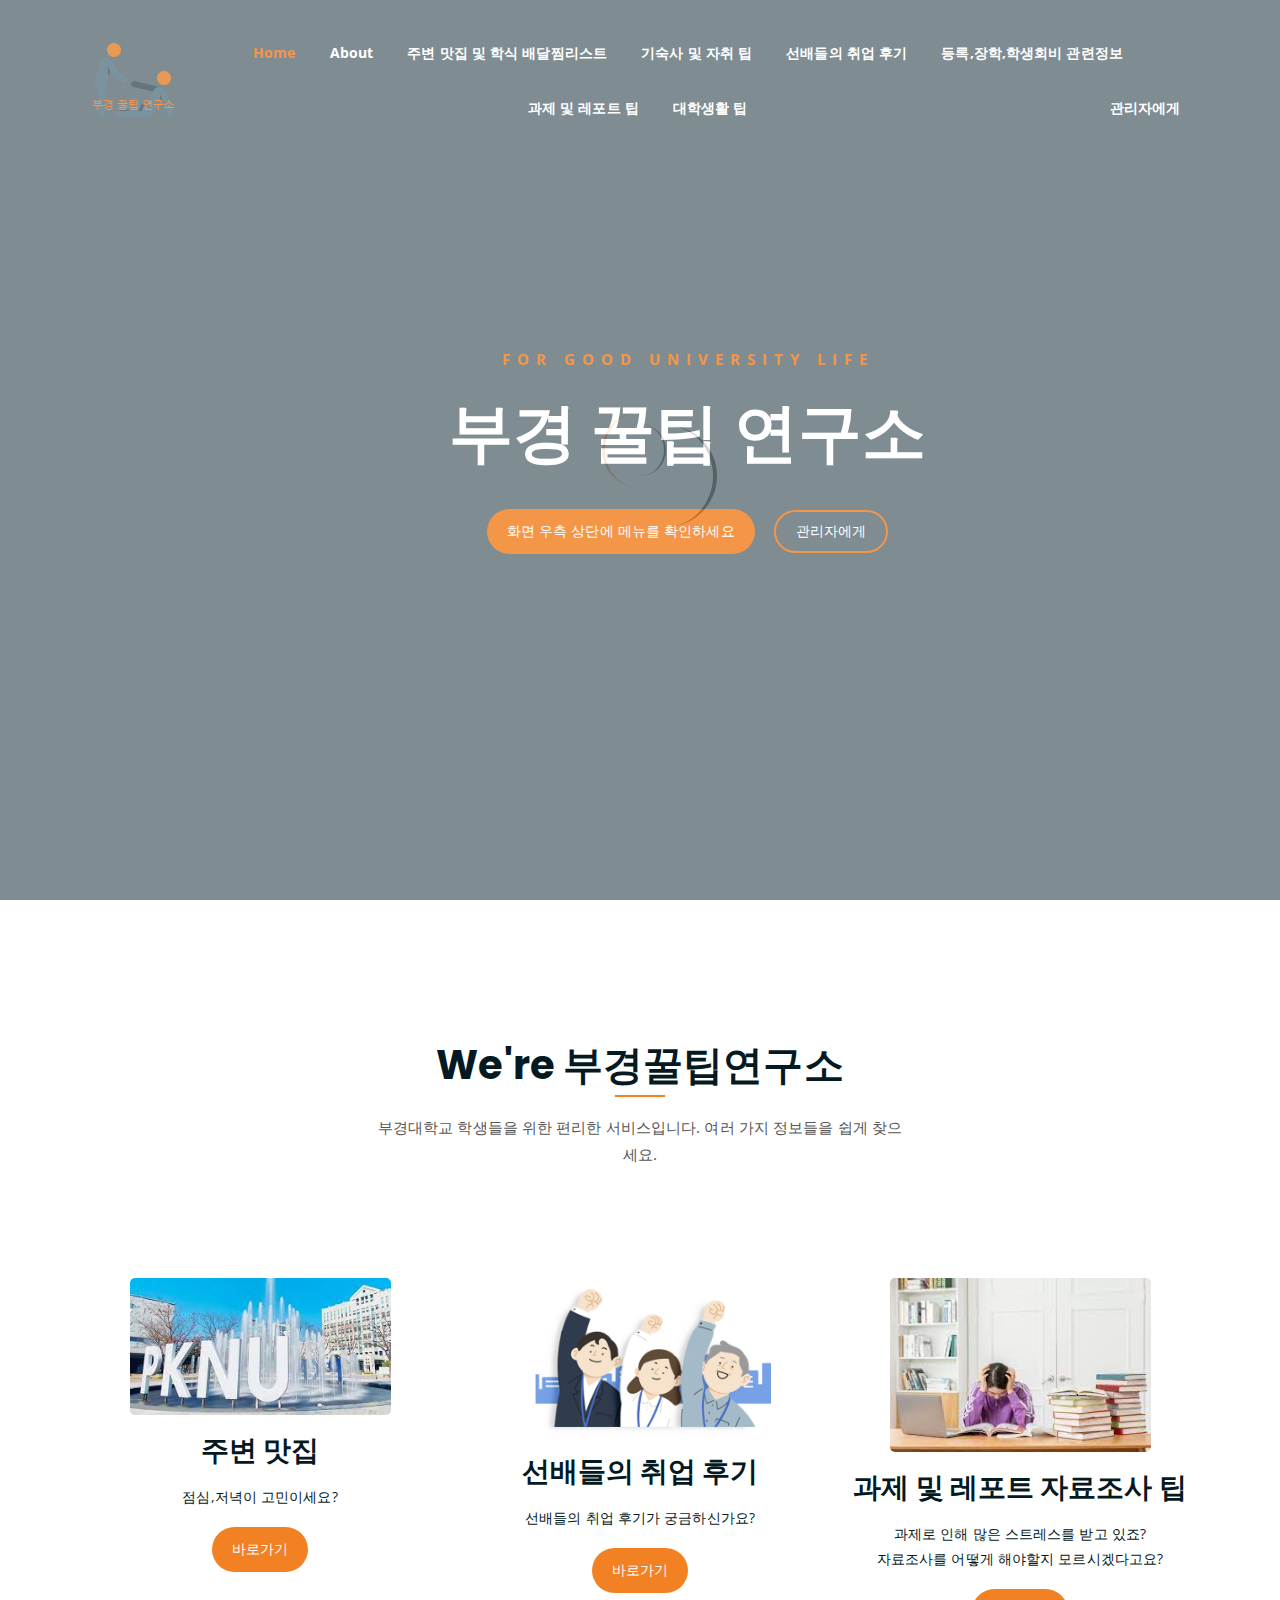
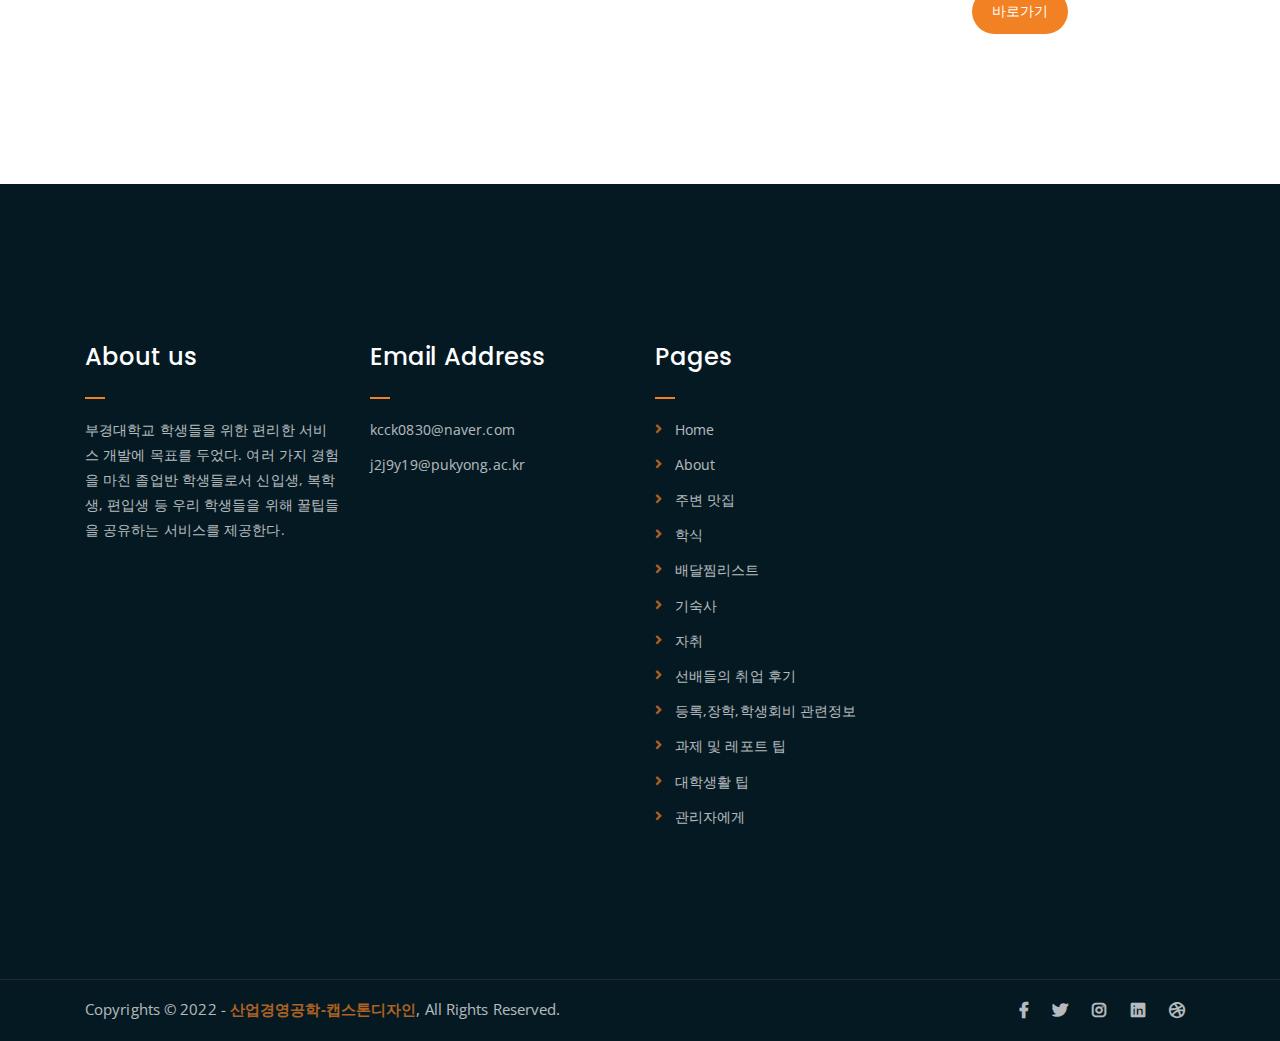
<file: index.html>
<!DOCTYPE html>
<html lang="en">
  <head>
    <meta
      name="naver-site-verification"
      content="e6daf3d4606adfe8481c4814d5be619aab1f3050"
    />
    <meta
      name="google-site-verification"
      content="NkgmSXqyFUMnLixsBWjdmic9IrmUvRzL0WMHI3iFuoA"
    />
    <meta charset="UTF-8" />
    <meta http-equiv="X-UA-Compatible" content="IE=edge" />
    <meta name="viewport" content="width=device-width, initial-scale=1" />
    <meta
      name="description"
      content="Responsive Bootstrap4 Shop Template, Created by Imran Hossain from https://imransdesign.com/"
    />

    <!-- title -->
    <title>부경 꿀팁 연구소</title>

    <link rel="shortcut icon" type="image/png" href="assets/img/아이콘.png" />

    <link
      href="https://fonts.googleapis.com/css?family=Open+Sans:300,400,700"
      rel="stylesheet"
    />
    <link
      href="https://fonts.googleapis.com/css?family=Poppins:400,700&display=swap"
      rel="stylesheet"
    />

    <link rel="stylesheet" href="assets/css/all.min.css" />

    <link rel="stylesheet" href="assets/bootstrap/css/bootstrap.min.css" />

    <link rel="stylesheet" href="assets/css/owl.carousel.css" />

    <link rel="stylesheet" href="assets/css/magnific-popup.css" />

    <link rel="stylesheet" href="assets/css/animate.css" />

    <link rel="stylesheet" href="assets/css/meanmenu.min.css" />

    <link rel="stylesheet" href="assets/css/main.css" />

    <link rel="stylesheet" href="assets/css/responsive.css" />
  </head>
  <body>
    <!--PreLoader-->
    <div class="loader">
      <div class="loader-inner">
        <div class="circle"></div>
      </div>
    </div>
    <!--PreLoader Ends-->

    <!-- header -->
    <div class="top-header-area" id="sticker">
      <div class="container">
        <div class="row">
          <div class="col-lg-12 col-sm-12 text-center">
            <div class="main-menu-wrap">
              <!-- logo -->
              <div class="site-logo">
                <a href="index.html">
                  <img src="assets/img/로고.png" alt="" />
                </a>
              </div>
              <!-- logo -->

              <!-- menu start -->
              <nav class="main-menu">
                <ul>
                  <li class="current-list-item">
                    <a href="index.html">Home</a>
                  </li>
                  <li><a href="about.html">About</a></li>
                  <li>
                    <a href="#">주변 맛집 및 학식 배달찜리스트</a>
                    <ul class="sub-menu">
                      <li><a href="neareat.html">주변 맛집</a></li>
                      <li><a href="schooleat.html">학식</a></li>
                      <li><a href="deliveryeat.html">배달찜리스트</a></li>
                    </ul>
                  </li>
                  <li>
                    <a href="#">기숙사 및 자취 팁</a>
                    <ul class="sub-menu">
                      <li><a href="gisooktip.html">기숙사</a></li>
                      <li><a href="alone.html">자취</a></li>
                    </ul>
                  </li>
                  <li><a href="jobadvice.html">선배들의 취업 후기</a></li>
                  <li>
                    <a href="money.html">등록,장학,학생회비 관련정보</a>
                  </li>
                  <li><a href="assignment.html">과제 및 레포트 팁</a></li>
                  <li><a href="tip.html">대학생활 팁</a></li>
                  <li><a href="contact.html">관리자에게</a></li>
                </ul>
              </nav>
              <div class="mobile-menu"></div>
              <!-- menu end -->
            </div>
          </div>
        </div>
      </div>
    </div>
    <!-- end header -->

    <!-- search area -->
    <div class="search-area">
      <div class="container">
        <div class="row">
          <div class="col-lg-12">
            <span class="close-btn"><i class="fas fa-window-close"></i></span>
            <div class="search-bar">
              <div class="search-bar-tablecell">
                <h3>Search For:</h3>
                <input type="text" placeholder="Keywords" />
                <button type="submit">
                  Search <i class="fas fa-search"></i>
                </button>
              </div>
            </div>
          </div>
        </div>
      </div>
    </div>
    <!-- end search area -->

    <!-- 홈페이지 중단설명 -->
    <div class="hero-area hero-bg">
      <div class="container">
        <div class="row">
          <div class="col-lg-9 offset-lg-2 text-center">
            <div class="hero-text">
              <div class="hero-text-tablecell">
                <p class="subtitle">For Good University Life</p>
                <h1>부경 꿀팁 연구소</h1>
                <div class="hero-btns">
                  <a href="#" class="boxed-btn"
                    >화면 우측 상단에 메뉴를 확인하세요</a
                  >
                  <a href="contact.html" class="bordered-btn">관리자에게</a>
                </div>
              </div>
            </div>
          </div>
        </div>
      </div>
    </div>
    <!-- 홈페이지 중단설명 끝 -->

    <!-- 홈페이지 중단 -->
    <div class="product-section mt-150 mb-150">
      <div class="container">
        <div class="row">
          <div class="col-lg-8 offset-lg-2 text-center">
            <div class="section-title">
              <h3><span class="우리는-text">We're</span> 부경꿀팁연구소</h3>
              <p>
                부경대학교 학생들을 위한 편리한 서비스입니다. 여러 가지 정보들을
                쉽게 찾으세요.
              </p>
            </div>
          </div>
        </div>

        <div class="row">
          <div class="col-lg-4 col-md-6 text-center">
            <div class="주변맛집">
              <div class="product-image">
                <a href="neareat.html"
                  ><img src="assets/img/products/부경대.jpg" alt=""
                /></a>
              </div>
              <h3>주변 맛집</h3>
              <p class="주변 맛집"><span>점심,저녁이 고민이세요?</span></p>
              <a href="neareat.html" class="cart-btn">바로가기</a>
            </div>
          </div>
          <div class="col-lg-4 col-md-6 text-center">
            <div class="취업">
              <div class="product-image">
                <a href="jobadvice.html"
                  ><img src="assets/img/products/취업.jpg" alt=""
                /></a>
              </div>
              <h3>선배들의 취업 후기</h3>
              <p class="취업">
                <span>선배들의 취업 후기가 궁금하신가요?</span>
              </p>
              <a href="jobadvice.html" class="cart-btn">바로가기</a>
            </div>
          </div>
          <div class="col-lg-4 col-md-6 offset-md-3 offset-lg-0 text-center">
            <div class="과제">
              <div class="product-image">
                <a href="assignment.html"
                  ><img src="assets/img/products/과제.jpg" alt=""
                /></a>
              </div>
              <h3>과제 및 레포트 자료조사 팁</h3>
              <p class="과제">
                <span
                  >과제로 인해 많은 스트레스를 받고 있죠?<br />자료조사를 어떻게
                  해야할지 모르시겠다고요?</span
                >
              </p>
              <a href="assignment.html" class="cart-btn">바로가기</a>
            </div>
          </div>
        </div>
      </div>
    </div>
    <!-- 홈페이지 중단 끝-->

    <!--
    <div class="testimonail-section mt-150 mb-150">
      <div class="container">
        <div class="row">
          <div class="col-lg-10 offset-lg-1 text-center">
            <div class="testimonial-sliders">
              <div class="single-testimonial-slider">
                <div class="client-avater">
                  <img src="assets/img/avaters/avatar1.png" alt="" />
                </div>
                <div class="client-meta">
                  <h3>Saira Hakim <span>Local shop owner</span></h3>
                  <p class="testimonial-body">
                    " Sed ut perspiciatis unde omnis iste natus error veritatis
                    et quasi architecto beatae vitae dict eaque ipsa quae ab
                    illo inventore Sed ut perspiciatis unde omnis iste natus
                    error sit voluptatem accusantium "
                  </p>
                  <div class="last-icon">
                    <i class="fas fa-quote-right"></i>
                  </div>
                </div>
              </div>
              <div class="single-testimonial-slider">
                <div class="client-avater">
                  <img src="assets/img/avaters/avatar2.png" alt="" />
                </div>
                <div class="client-meta">
                  <h3>David Niph <span>Local shop owner</span></h3>
                  <p class="testimonial-body">
                    " Sed ut perspiciatis unde omnis iste natus error veritatis
                    et quasi architecto beatae vitae dict eaque ipsa quae ab
                    illo inventore Sed ut perspiciatis unde omnis iste natus
                    error sit voluptatem accusantium "
                  </p>
                  <div class="last-icon">
                    <i class="fas fa-quote-right"></i>
                  </div>
                </div>
              </div>
              <div class="single-testimonial-slider">
                <div class="client-avater">
                  <img src="assets/img/avaters/avatar3.png" alt="" />
                </div>
                <div class="client-meta">
                  <h3>Jacob Sikim <span>Local shop owner</span></h3>
                  <p class="testimonial-body">
                    " Sed ut perspiciatis unde omnis iste natus error veritatis
                    et quasi architecto beatae vitae dict eaque ipsa quae ab
                    illo inventore Sed ut perspiciatis unde omnis iste natus
                    error sit voluptatem accusantium "
                  </p>
                  <div class="last-icon">
                    <i class="fas fa-quote-right"></i>
                  </div>
                </div>
              </div>
            </div>
          </div>
        </div>
      </div>
    </div>
   -->

    <!-- 게시판?
    <div class="abt-section mb-150">
      <div class="container">
        <div class="row">
          <div class="col-lg-6 col-md-12">
            <div class="abt-bg">
              <a
                href="https://www.youtube.com/watch?v=DBLlFWYcIGQ"
                class="video-play-btn popup-youtube"
                ><i class="fas fa-play"></i
              ></a>
            </div>
          </div>
          <div class="col-lg-6 col-md-12">
            <div class="abt-text">
              <p class="top-sub">Since Year 1999</p>
              <h2>We are <span class="orange-text">Fruitkha</span></h2>
              <p>
                Etiam vulputate ut augue vel sodales. In sollicitudin neque et
                massa porttitor vestibulum ac vel nisi. Vestibulum placerat eget
                dolor sit amet posuere. In ut dolor aliquet, aliquet sapien sed,
                interdum velit. Nam eu molestie lorem.
              </p>
              <p>
                Lorem ipsum dolor sit amet, consectetur adipisicing elit.
                Sapiente facilis illo repellat veritatis minus, et labore minima
                mollitia qui ducimus.
              </p>
              <a href="about.html" class="boxed-btn mt-4">know more</a>
            </div>
          </div>
        </div>
      </div>
    </div>
  -->

    <!--
    <div class="latest-news pt-150 pb-150">
      <div class="container">
        <div class="row">
          <div class="col-lg-8 offset-lg-2 text-center">
            <div class="section-title">
              <h3><span class="orange-text">주변</span> 맛집</h3>
              <p>학교 주변 맛집들입니다. <br />점심, 저녁 고민은 이제 그만!</p>
            </div>
          </div>
        </div>

        <div class="row">
          <div class="col-lg-4 col-md-6">
            <div class="single-latest-news">
              <a href="single-news.html"
                ><div class="latest-news-bg news-bg-1"></div
              ></a>
              <div class="news-text-box">
                <h3>
                  <a href="single-news.html"
                    ></a
                  >
                </h3>
                <p class="blog-meta">
                  <span class="author"><i class="fas fa-user"></i> Admin</span>
                  <span class="date"
                    ><i class="fas fa-calendar"></i> 27 December, 2019</span
                  >
                </p>
                <p class="excerpt">
                  Vivamus lacus enim, pulvinar vel nulla sed, scelerisque
                  rhoncus nisi. Praesent vitae mattis nunc, egestas viverra
                  eros.
                </p>
                <a href="single-news.html" class="read-more-btn"
                  >read more <i class="fas fa-angle-right"></i
                ></a>
              </div>
            </div>
          </div>
          <div class="col-lg-4 col-md-6">
            <div class="single-latest-news">
              <a href="single-news.html"
                ><div class="latest-news-bg news-bg-2"></div
              ></a>
              <div class="news-text-box">
                <h3>
                  <a href="single-news.html"
                    >A man's worth has its season, like tomato.</a
                  >
                </h3>
                <p class="blog-meta">
                  <span class="author"><i class="fas fa-user"></i> Admin</span>
                  <span class="date"
                    ><i class="fas fa-calendar"></i> 27 December, 2019</span
                  >
                </p>
                <p class="excerpt">
                  Vivamus lacus enim, pulvinar vel nulla sed, scelerisque
                  rhoncus nisi. Praesent vitae mattis nunc, egestas viverra
                  eros.
                </p>
                <a href="single-news.html" class="read-more-btn"
                  >read more <i class="fas fa-angle-right"></i
                ></a>
              </div>
            </div>
          </div>
          <div class="col-lg-4 col-md-6 offset-md-3 offset-lg-0">
            <div class="single-latest-news">
              <a href="single-news.html"
                ><div class="latest-news-bg news-bg-3"></div
              ></a>
              <div class="news-text-box">
                <h3>
                  <a href="single-news.html"
                    >Good thoughts bear good fresh juicy fruit.</a
                  >
                </h3>
                <p class="blog-meta">
                  <span class="author"><i class="fas fa-user"></i> Admin</span>
                  <span class="date"
                    ><i class="fas fa-calendar"></i> 27 December, 2019</span
                  >
                </p>
                <p class="excerpt">
                  Vivamus lacus enim, pulvinar vel nulla sed, scelerisque
                  rhoncus nisi. Praesent vitae mattis nunc, egestas viverra
                  eros.
                </p>
                <a href="single-news.html" class="read-more-btn"
                  >read more <i class="fas fa-angle-right"></i
                ></a>
              </div>
            </div>
          </div>
        </div>
        <div class="row">
          <div class="col-lg-12 text-center">
            <a href="news.html" class="boxed-btn">More News</a>
          </div>
        </div>
      </div>
    </div>
  -->
    <div class="ad-banner">
      <ins
        class="kakao_ad_area"
        style="display: none"
        data-ad-unit="DAN-XTKwJHoVIH2PQGiT"
        data-ad-width="320"
        data-ad-height="100"
      ></ins>
      <script
        type="text/javascript"
        src="//t1.daumcdn.net/kas/static/ba.min.js"
        async
      ></script>
    </div>

    <!-- footer -->
    <div class="footer-area">
      <div class="container">
        <div class="row">
          <div class="col-lg-3 col-md-6">
            <div class="footer-box about-widget">
              <h2 class="widget-title">About us</h2>
              <p>
                부경대학교 학생들을 위한 편리한 서비스 개발에 목표를 두었다.
                여러 가지 경험을 마친 졸업반 학생들로서 신입생, 복학생, 편입생
                등 우리 학생들을 위해 꿀팁들을 공유하는 서비스를 제공한다.
              </p>
            </div>
          </div>
          <div class="col-lg-3 col-md-6">
            <div class="footer-box get-in-touch">
              <h2 class="widget-title">Email Address</h2>
              <ul>
                <li>kcck0830@naver.com</li>
                <li>j2j9y19@pukyong.ac.kr</li>
              </ul>
            </div>
          </div>
          <div class="col-lg-3 col-md-6">
            <div class="footer-box pages">
              <h2 class="widget-title">Pages</h2>
              <ul>
                <li><a href="index.html">Home</a></li>
                <li><a href="about.html">About</a></li>
                <li><a href="neareat.html">주변 맛집</a></li>
                <li><a href="schooleat.html">학식</a></li>
                <li><a href="deliveryeat.html">배달찜리스트</a></li>
                <li><a href="gisooktip.html">기숙사</a></li>
                <li><a href="alone.html">자취</a></li>
                <li><a href="jobadvice.html">선배들의 취업 후기</a></li>
                <li><a href="money.html">등록,장학,학생회비 관련정보</a></li>
                <li><a href="assignment.html">과제 및 레포트 팁</a></li>
                <li><a href="tip.html">대학생활 팁</a></li>
                <li><a href="contact.html">관리자에게</a></li>
              </ul>
            </div>
          </div>
        </div>
      </div>
    </div>
    <!-- end footer -->

    <!-- copyright -->
    <div class="copyright">
      <div class="container">
        <div class="row">
          <div class="col-lg-6 col-md-12">
            <p>
              Copyrights &copy; 2022 -
              <a href="https://sme.pknu.ac.kr/sme/1"
                >산업경영공학-캡스톤디자인</a
              >, All Rights Reserved.
            </p>
          </div>
          <div class="col-lg-6 text-right col-md-12">
            <div class="social-icons">
              <ul>
                <li>
                  <a href="#" target="_blank"
                    ><i class="fab fa-facebook-f"></i
                  ></a>
                </li>
                <li>
                  <a href="#" target="_blank"><i class="fab fa-twitter"></i></a>
                </li>
                <li>
                  <a href="#" target="_blank"
                    ><i class="fab fa-instagram"></i
                  ></a>
                </li>
                <li>
                  <a href="#" target="_blank"
                    ><i class="fab fa-linkedin"></i
                  ></a>
                </li>
                <li>
                  <a href="#" target="_blank"
                    ><i class="fab fa-dribbble"></i
                  ></a>
                </li>
              </ul>
            </div>
          </div>
        </div>
      </div>
    </div>
    <!-- end copyright -->

    <!-- jquery -->
    <script src="assets/js/jquery-1.11.3.min.js"></script>
    <!-- bootstrap -->
    <script src="assets/bootstrap/js/bootstrap.min.js"></script>
    <!-- count down -->
    <script src="assets/js/jquery.countdown.js"></script>
    <!-- isotope -->
    <script src="assets/js/jquery.isotope-3.0.6.min.js"></script>
    <!-- waypoints -->
    <script src="assets/js/waypoints.js"></script>
    <!-- owl carousel -->
    <script src="assets/js/owl.carousel.min.js"></script>
    <!-- magnific popup -->
    <script src="assets/js/jquery.magnific-popup.min.js"></script>
    <!-- mean menu -->
    <script src="assets/js/jquery.meanmenu.min.js"></script>
    <!-- sticker js -->
    <script src="assets/js/sticker.js"></script>
    <!-- main js -->
    <script src="assets/js/main.js"></script>
  </body>
</html>
</file>
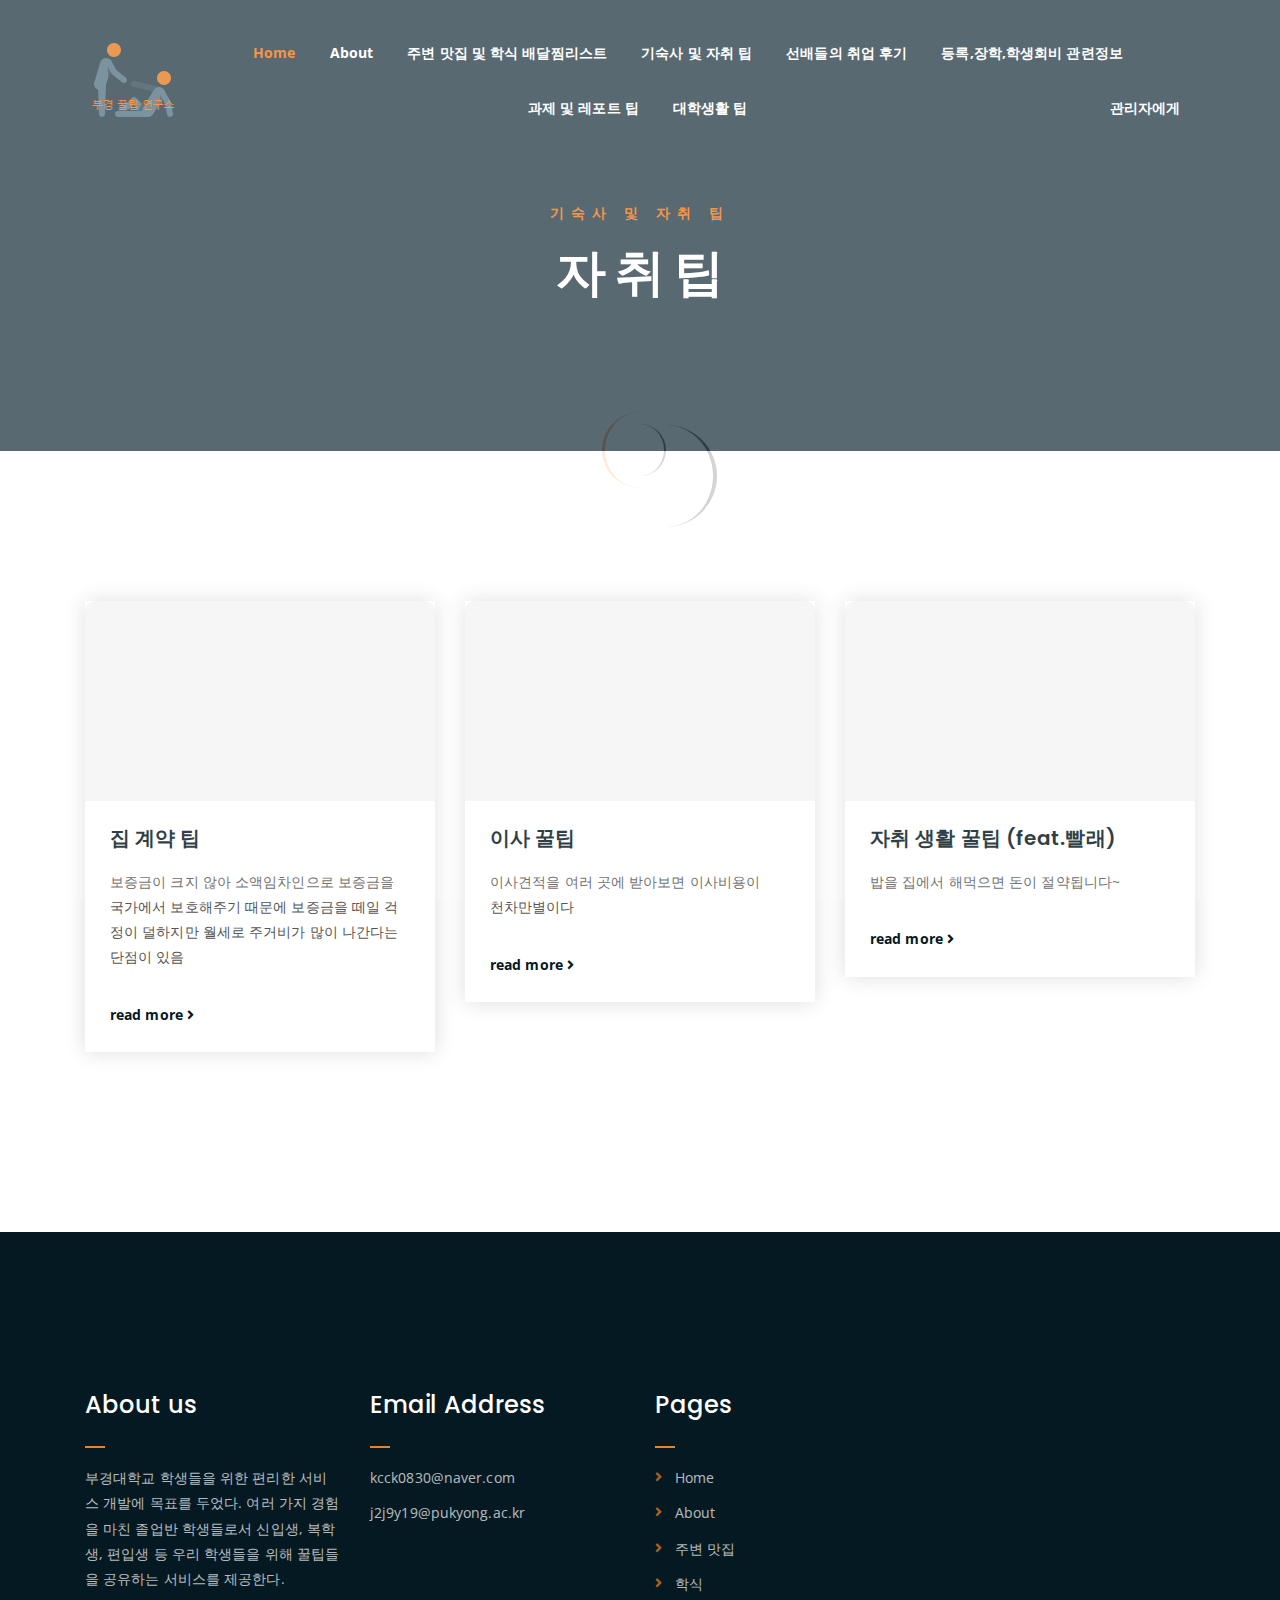
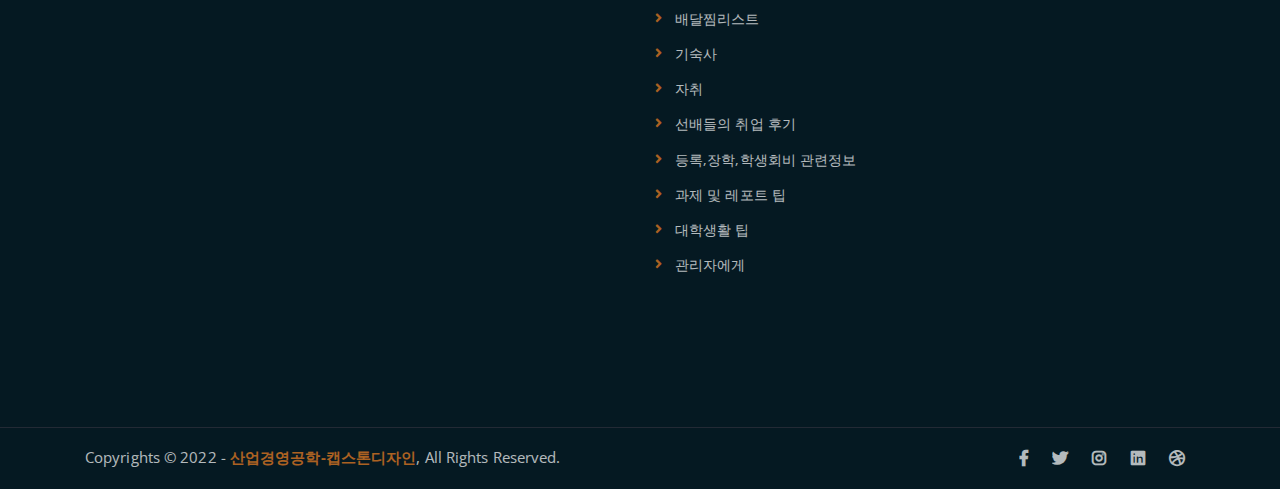
<file: alone.html>
<!DOCTYPE html>
<html lang="en">
  <head>
    <meta charset="UTF-8" />
    <meta http-equiv="X-UA-Compatible" content="IE=edge" />
    <meta name="viewport" content="width=device-width, initial-scale=1" />
    <meta
      name="description"
      content="Responsive Bootstrap4 Shop Template, Created by Imran Hossain from https://imransdesign.com/"
    />

    <!-- title -->
    <title>자 취 팁</title>

    <!-- favicon -->
    <link rel="shortcut icon" type="image/png" href="assets/img/아이콘.png" />
    <!-- google font -->
    <link
      href="https://fonts.googleapis.com/css?family=Open+Sans:300,400,700"
      rel="stylesheet"
    />
    <link
      href="https://fonts.googleapis.com/css?family=Poppins:400,700&display=swap"
      rel="stylesheet"
    />
    <!-- fontawesome -->
    <link rel="stylesheet" href="assets/css/all.min.css" />
    <!-- bootstrap -->
    <link rel="stylesheet" href="assets/bootstrap/css/bootstrap.min.css" />
    <!-- owl carousel -->
    <link rel="stylesheet" href="assets/css/owl.carousel.css" />
    <!-- magnific popup -->
    <link rel="stylesheet" href="assets/css/magnific-popup.css" />
    <!-- animate css -->
    <link rel="stylesheet" href="assets/css/animate.css" />
    <!-- mean menu css -->
    <link rel="stylesheet" href="assets/css/meanmenu.min.css" />
    <!-- main style -->
    <link rel="stylesheet" href="assets/css/main.css" />
    <!-- responsive -->
    <link rel="stylesheet" href="assets/css/responsive.css" />
  </head>
  <body>
    <!--PreLoader-->
    <div class="loader">
      <div class="loader-inner">
        <div class="circle"></div>
      </div>
    </div>
    <!--PreLoader Ends-->

    <!-- header -->
    <div class="top-header-area" id="sticker">
      <div class="container">
        <div class="row">
          <div class="col-lg-12 col-sm-12 text-center">
            <div class="main-menu-wrap">
              <!-- logo -->
              <div class="site-logo">
                <a href="index.html">
                  <img src="assets/img/로고.png" alt="" />
                </a>
              </div>
              <!-- logo -->

              <!-- menu start -->
              <nav class="main-menu">
                <ul>
                  <li class="current-list-item">
                    <a href="index.html">Home</a>
                  </li>
                  <li><a href="about.html">About</a></li>
                  <li>
                    <a href="#">주변 맛집 및 학식 배달찜리스트</a>
                    <ul class="sub-menu">
                      <li><a href="neareat.html">주변 맛집</a></li>
                      <li><a href="schooleat.html">학식</a></li>
                      <li><a href="deliveryeat.html">배달찜리스트</a></li>
                    </ul>
                  </li>
                  <li>
                    <a href="#">기숙사 및 자취 팁</a>
                    <ul class="sub-menu">
                      <li><a href="gisooktip.html">기숙사</a></li>
                      <li><a href="alone.html">자취</a></li>
                    </ul>
                  </li>
                  <li><a href="jobadvice.html">선배들의 취업 후기</a></li>
                  <!--취업 기숙사형식대로-->
                  <li>
                    <a href="money.html">등록,장학,학생회비 관련정보</a>
                  </li>
                  <li><a href="assignment.html">과제 및 레포트 팁</a></li>
                  <!---->
                  <li><a href="tip.html">대학생활 팁</a></li>
                  <li><a href="contact.html">관리자에게</a></li>
                </ul>
              </nav>
              <div class="mobile-menu"></div>
              <!-- menu end -->
            </div>
          </div>
        </div>
      </div>
    </div>
    <!-- end header -->

    <!-- search area -->
    <div class="search-area">
      <div class="container">
        <div class="row">
          <div class="col-lg-12">
            <span class="close-btn"><i class="fas fa-window-close"></i></span>
            <div class="search-bar">
              <div class="search-bar-tablecell">
                <h3>Search For:</h3>
                <input type="text" placeholder="Keywords" />
                <button type="submit">
                  Search <i class="fas fa-search"></i>
                </button>
              </div>
            </div>
          </div>
        </div>
      </div>
    </div>
    <!-- end search arewa -->

    <!-- breadcrumb-section -->
    <div class="breadcrumb-section breadcrumb-bg">
      <div class="container">
        <div class="row">
          <div class="col-lg-8 offset-lg-2 text-center">
            <div class="breadcrumb-text">
              <p>기숙사 및 자취 팁</p>
              <h1>자 취 팁</h1>
            </div>
          </div>
        </div>
      </div>
    </div>
    <!-- end breadcrumb section -->

    <!-- latest news -->
    <div class="latest-news mt-150 mb-150">
      <div class="container">
        <div class="row">
          <div class="col-lg-4 col-md-6">
            <div class="single-latest-news">
              <a href="자취/집계약하기.html"
                ><div class="latest-news-bg news-bg-1"></div
              ></a>
              <div class="news-text-box">
                <h3><a href="자취/집계약하기.html">집 계약 팁</a></h3>

                <p class="excerpt">
                  보증금이 크지 않아 소액임차인으로 보증금을 국가에서 보호해주기
                  때문에 보증금을 떼일 걱정이 덜하지만 월세로 주거비가 많이
                  나간다는 단점이 있음
                </p>
                <a href="자취/집계약하기.html" class="read-more-btn"
                  >read more <i class="fas fa-angle-right"></i
                ></a>
              </div>
            </div>
          </div>
          <div class="col-lg-4 col-md-6">
            <div class="single-latest-news">
              <a href="자취/이사하기.html"
                ><div class="latest-news-bg news-bg-3"></div
              ></a>
              <div class="news-text-box">
                <h3><a href="자취/이사하기.html">이사 꿀팁</a></h3>

                <p class="excerpt">
                  이사견적을 여러 곳에 받아보면 이사비용이<br />
                  천차만별이다
                </p>
                <a href="자취/이사하기.html" class="read-more-btn"
                  >read more <i class="fas fa-angle-right"></i
                ></a>
              </div>
            </div>
          </div>
          <div class="col-lg-4 col-md-6">
            <div class="single-latest-news">
              <a href="자취/생활.html"
                ><div class="latest-news-bg news-bg-4"></div
              ></a>
              <div class="news-text-box">
                <h3><a href="자취/생활.html">자취 생활 꿀팁 (feat.빨래)</a></h3>

                <p class="excerpt">밥을 집에서 해먹으면 돈이 절약됩니다~</p>
                <a href="자취/생활.html" class="read-more-btn"
                  >read more <i class="fas fa-angle-right"></i
                ></a>
              </div>
            </div>
          </div>
        </div>
      </div>
    </div>
    <!-- end latest news -->

    <div class="ad-banner">
      <ins
        class="kakao_ad_area"
        style="display: none"
        data-ad-unit="DAN-7wmkuDx5Yj0cngn4"
        data-ad-width="320"
        data-ad-height="100"
      ></ins>
      <script
        type="text/javascript"
        src="//t1.daumcdn.net/kas/static/ba.min.js"
        async
      ></script>
    </div>

    <!-- footer -->
    <div class="footer-area">
      <div class="container">
        <div class="row">
          <div class="col-lg-3 col-md-6">
            <div class="footer-box about-widget">
              <h2 class="widget-title">About us</h2>
              <p>
                부경대학교 학생들을 위한 편리한 서비스 개발에 목표를 두었다.
                여러 가지 경험을 마친 졸업반 학생들로서 신입생, 복학생, 편입생
                등 우리 학생들을 위해 꿀팁들을 공유하는 서비스를 제공한다.
              </p>
            </div>
          </div>
          <div class="col-lg-3 col-md-6">
            <div class="footer-box get-in-touch">
              <h2 class="widget-title">Email Address</h2>
              <ul>
                <li>kcck0830@naver.com</li>
                <li>j2j9y19@pukyong.ac.kr</li>
              </ul>
            </div>
          </div>
          <div class="col-lg-3 col-md-6">
            <div class="footer-box pages">
              <h2 class="widget-title">Pages</h2>
              <ul>
                <li><a href="index.html">Home</a></li>
                <li><a href="about.html">About</a></li>
                <li><a href="neareat.html">주변 맛집</a></li>
                <li><a href="schooleat.html">학식</a></li>
                <li><a href="deliveryeat.html">배달찜리스트</a></li>
                <li><a href="gisooktip.html">기숙사</a></li>
                <li><a href="alone.html">자취</a></li>
                <li><a href="jobadvice.html">선배들의 취업 후기</a></li>
                <li><a href="money.html">등록,장학,학생회비 관련정보</a></li>
                <li><a href="assignment.html">과제 및 레포트 팁</a></li>
                <li><a href="tip.html">대학생활 팁</a></li>
                <li><a href="contact.html">관리자에게</a></li>
              </ul>
            </div>
          </div>
        </div>
      </div>
    </div>
    <!-- end footer -->

    <!-- copyright -->
    <div class="copyright">
      <div class="container">
        <div class="row">
          <div class="col-lg-6 col-md-12">
            <p>
              Copyrights &copy; 2022 -
              <a href="https://sme.pknu.ac.kr/sme/1"
                >산업경영공학-캡스톤디자인</a
              >, All Rights Reserved.
            </p>
          </div>
          <div class="col-lg-6 text-right col-md-12">
            <div class="social-icons">
              <ul>
                <li>
                  <a href="#" target="_blank"
                    ><i class="fab fa-facebook-f"></i
                  ></a>
                </li>
                <li>
                  <a href="#" target="_blank"><i class="fab fa-twitter"></i></a>
                </li>
                <li>
                  <a href="#" target="_blank"
                    ><i class="fab fa-instagram"></i
                  ></a>
                </li>
                <li>
                  <a href="#" target="_blank"
                    ><i class="fab fa-linkedin"></i
                  ></a>
                </li>
                <li>
                  <a href="#" target="_blank"
                    ><i class="fab fa-dribbble"></i
                  ></a>
                </li>
              </ul>
            </div>
          </div>
        </div>
      </div>
    </div>
    <!-- end copyright -->

    <!-- jquery -->
    <script src="assets/js/jquery-1.11.3.min.js"></script>
    <!-- bootstrap -->
    <script src="assets/bootstrap/js/bootstrap.min.js"></script>
    <!-- count down -->
    <script src="assets/js/jquery.countdown.js"></script>
    <!-- isotope -->
    <script src="assets/js/jquery.isotope-3.0.6.min.js"></script>
    <!-- waypoints -->
    <script src="assets/js/waypoints.js"></script>
    <!-- owl carousel -->
    <script src="assets/js/owl.carousel.min.js"></script>
    <!-- magnific popup -->
    <script src="assets/js/jquery.magnific-popup.min.js"></script>
    <!-- mean menu -->
    <script src="assets/js/jquery.meanmenu.min.js"></script>
    <!-- sticker js -->
    <script src="assets/js/sticker.js"></script>
    <!-- main js -->
    <script src="assets/js/main.js"></script>
  </body>
</html>
</file>
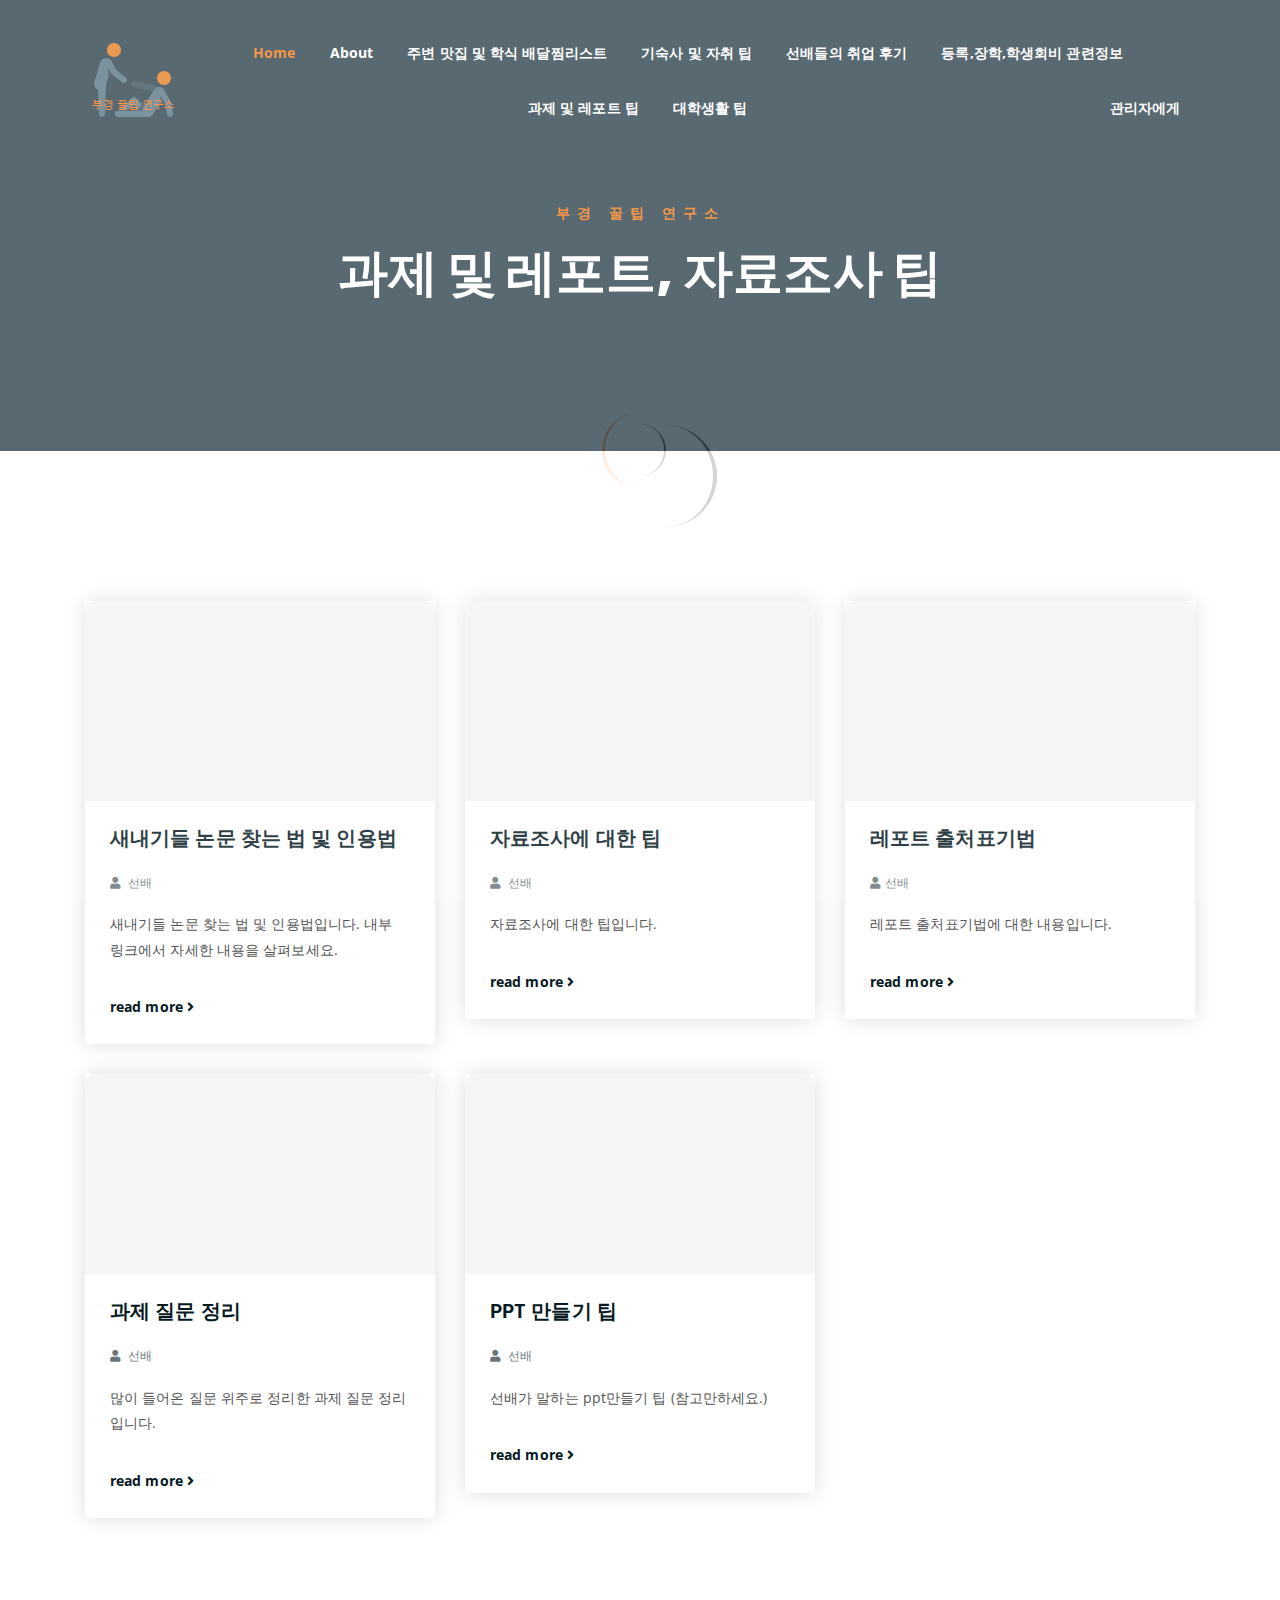
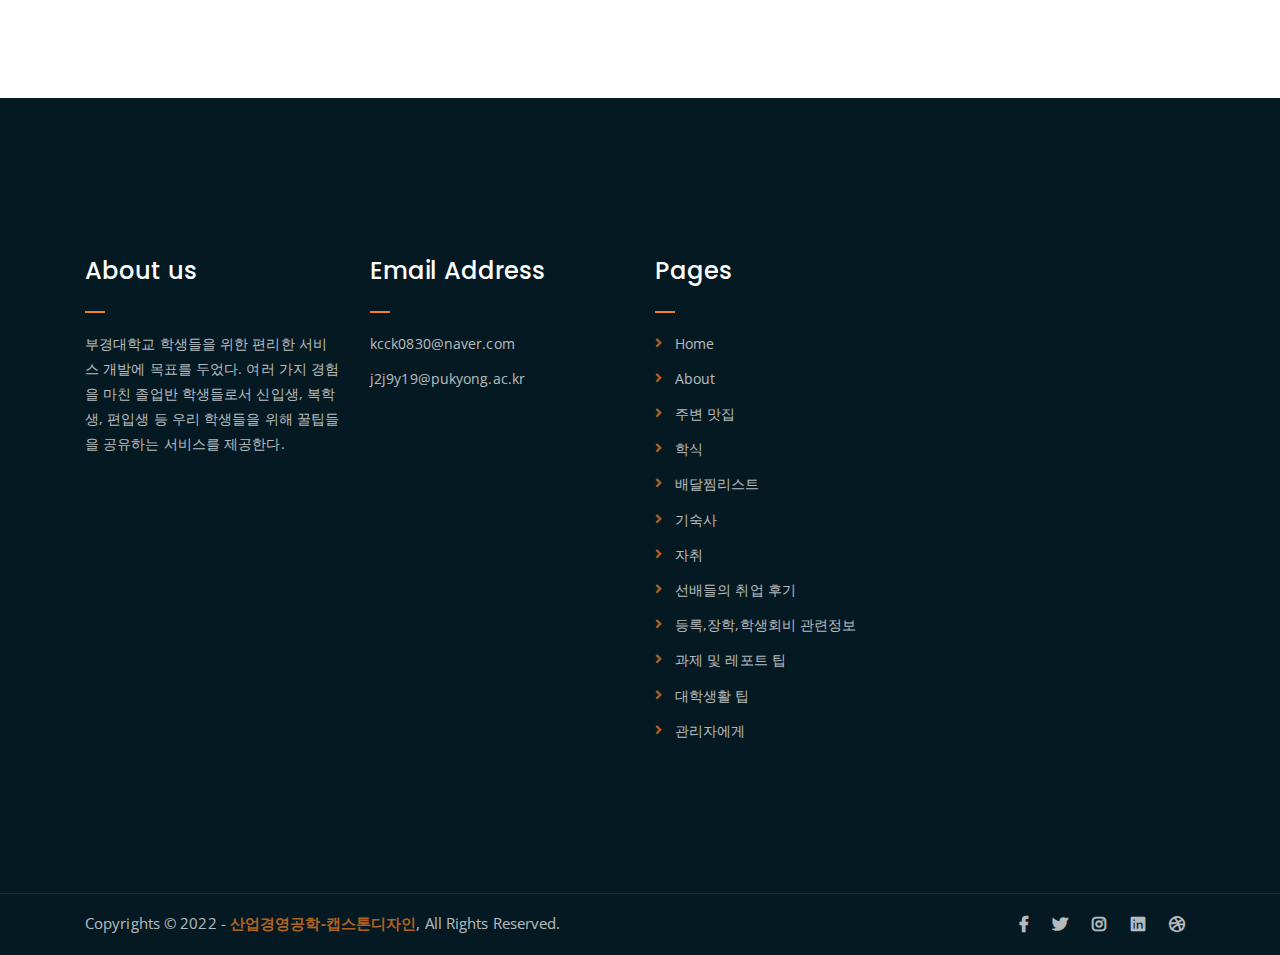
<file: assignment.html>
<!DOCTYPE html>
<html lang="en">
  <head>
    <meta charset="UTF-8" />
    <meta http-equiv="X-UA-Compatible" content="IE=edge" />
    <meta name="viewport" content="width=device-width, initial-scale=1" />
    <meta
      name="description"
      content="Responsive Bootstrap4 Shop Template, Created by Imran Hossain from https://imransdesign.com/"
    />

    <!-- title -->
    <title>과제 및 레포트, 자료조사 팁</title>

    <!-- favicon -->
    <link rel="shortcut icon" type="image/png" href="assets/img/아이콘.png" />
    <!-- google font -->
    <link
      href="https://fonts.googleapis.com/css?family=Open+Sans:300,400,700"
      rel="stylesheet"
    />
    <link
      href="https://fonts.googleapis.com/css?family=Poppins:400,700&display=swap"
      rel="stylesheet"
    />
    <!-- fontawesome -->
    <link rel="stylesheet" href="assets/css/all.min.css" />
    <!-- bootstrap -->
    <link rel="stylesheet" href="assets/bootstrap/css/bootstrap.min.css" />
    <!-- owl carousel -->
    <link rel="stylesheet" href="assets/css/owl.carousel.css" />
    <!-- magnific popup -->
    <link rel="stylesheet" href="assets/css/magnific-popup.css" />
    <!-- animate css -->
    <link rel="stylesheet" href="assets/css/animate.css" />
    <!-- mean menu css -->
    <link rel="stylesheet" href="assets/css/meanmenu.min.css" />
    <!-- main style -->
    <link rel="stylesheet" href="assets/css/main.css" />
    <!-- responsive -->
    <link rel="stylesheet" href="assets/css/responsive.css" />
  </head>
  <body>
    <!--PreLoader-->
    <div class="loader">
      <div class="loader-inner">
        <div class="circle"></div>
      </div>
    </div>
    <!--PreLoader Ends-->

    <!-- header -->
    <div class="top-header-area" id="sticker">
      <div class="container">
        <div class="row">
          <div class="col-lg-12 col-sm-12 text-center">
            <div class="main-menu-wrap">
              <!-- logo -->
              <div class="site-logo">
                <a href="index.html">
                  <img src="assets/img/로고.png" alt="" />
                </a>
              </div>
              <!-- logo -->

              <!-- menu start -->
              <nav class="main-menu">
                <ul>
                  <li class="current-list-item">
                    <a href="index.html">Home</a>
                  </li>
                  <li><a href="about.html">About</a></li>
                  <li>
                    <a href="#">주변 맛집 및 학식 배달찜리스트</a>
                    <ul class="sub-menu">
                      <li><a href="neareat.html">주변 맛집</a></li>
                      <li><a href="schooleat.html">학식</a></li>
                      <li><a href="deliveryeat.html">배달찜리스트</a></li>
                    </ul>
                  </li>
                  <li>
                    <a href="#">기숙사 및 자취 팁</a>
                    <ul class="sub-menu">
                      <li><a href="gisooktip.html">기숙사</a></li>
                      <li><a href="alone.html">자취</a></li>
                    </ul>
                  </li>
                  <li><a href="jobadvice.html">선배들의 취업 후기</a></li>
                  <!--취업 기숙사형식대로-->
                  <li>
                    <a href="money.html">등록,장학,학생회비 관련정보</a>
                  </li>
                  <li><a href="assignment.html">과제 및 레포트 팁</a></li>
                  <!---->
                  <li><a href="tip.html">대학생활 팁</a></li>
                  <li><a href="contact.html">관리자에게</a></li>
                </ul>
              </nav>
              <div class="mobile-menu"></div>
              <!-- menu end -->
            </div>
          </div>
        </div>
      </div>
    </div>
    <!-- end header -->

    <!-- search area -->
    <div class="search-area">
      <div class="container">
        <div class="row">
          <div class="col-lg-12">
            <span class="close-btn"><i class="fas fa-window-close"></i></span>
            <div class="search-bar">
              <div class="search-bar-tablecell">
                <h3>Search For:</h3>
                <input type="text" placeholder="Keywords" />
                <button type="submit">
                  Search <i class="fas fa-search"></i>
                </button>
              </div>
            </div>
          </div>
        </div>
      </div>
    </div>
    <!-- end search arewa -->

    <!-- breadcrumb-section -->
    <div class="breadcrumb-section breadcrumb-bg">
      <div class="container">
        <div class="row">
          <div class="col-lg-8 offset-lg-2 text-center">
            <div class="breadcrumb-text">
              <p>부경 꿀팁 연구소</p>
              <h1>과제 및 레포트, 자료조사 팁</h1>
            </div>
          </div>
        </div>
      </div>
    </div>
    <!-- end breadcrumb section -->

    <!-- latest news -->
    <div class="latest-news mt-150 mb-150">
      <div class="container">
        <div class="row">
          <div class="col-lg-4 col-md-6">
            <div class="single-latest-news">
              <a href="과제/논문찾는법.html"
                ><div class="latest-news-bg news-bg-1"></div
              ></a>
              <div class="news-text-box">
                <h3>
                  <a href="과제/논문찾는법.html"
                    >새내기들 논문 찾는 법 및 인용법</a
                  >
                </h3>
                <p class="blog-meta">
                  <span class="author"><i class="fas fa-user"></i> 선배</span>
                  <span class="date"></span>
                </p>
                <p class="excerpt">
                  새내기들 논문 찾는 법 및 인용법입니다. 내부 링크에서 자세한
                  내용을 살펴보세요.
                </p>
                <a href="과제/논문찾는법.html" class="read-more-btn"
                  >read more <i class="fas fa-angle-right"></i
                ></a>
              </div>
            </div>
          </div>
          <div class="col-lg-4 col-md-6">
            <div class="single-latest-news">
              <a href="과제/자료조사.html"
                ><div class="latest-news-bg news-bg-2"></div
              ></a>
              <div class="news-text-box">
                <h3>
                  <a href="과제/자료조사.html">자료조사에 대한 팁</a>
                </h3>
                <p class="blog-meta">
                  <span class="author"><i class="fas fa-user"></i> 선배</span>
                  <span class="date"></span>
                </p>
                <p class="excerpt">자료조사에 대한 팁입니다.</p>
                <a href="과제/자료조사.html" class="read-more-btn"
                  >read more <i class="fas fa-angle-right"></i
                ></a>
              </div>
            </div>
          </div>
          <div class="col-lg-4 col-md-6">
            <div class="single-latest-news">
              <a href="과제/출처표기.html"
                ><div class="latest-news-bg news-bg-3"></div
              ></a>
              <div class="news-text-box">
                <h3>
                  <a href="과제/출처표기.html">레포트 출처표기법</a>
                </h3>
                <p class="blog-meta">
                  <span class="author"><i class="fas fa-user"></i>선배</span>
                  <span class="date"></span>
                </p>
                <p class="excerpt">레포트 출처표기법에 대한 내용입니다.</p>
                <a href="과제/출처표기.html" class="read-more-btn"
                  >read more <i class="fas fa-angle-right"></i
                ></a>
              </div>
            </div>
          </div>
          <div class="col-lg-4 col-md-6">
            <div class="single-latest-news">
              <a href="과제/질문1.html"
                ><div class="latest-news-bg news-bg-4"></div
              ></a>
              <div class="news-text-box">
                <h3>
                  <a href="과제/질문1.html">과제 질문 정리</a>
                </h3>
                <p class="blog-meta">
                  <span class="author"><i class="fas fa-user"></i> 선배</span>
                  <span class="date"></span>
                </p>
                <p class="excerpt">
                  많이 들어온 질문 위주로 정리한 과제 질문 정리입니다.
                </p>
                <a href="과제/질문1.html" class="read-more-btn"
                  >read more <i class="fas fa-angle-right"></i
                ></a>
              </div>
            </div>
          </div>
          <div class="col-lg-4 col-md-6">
            <div class="single-latest-news">
              <a href="과제/ppt.html"
                ><div class="latest-news-bg news-bg-5"></div
              ></a>
              <div class="news-text-box">
                <h3>
                  <a href="과제/ppt.html">PPT 만들기 팁</a>
                </h3>
                <p class="blog-meta">
                  <span class="author"><i class="fas fa-user"></i> 선배</span>
                  <span class="date"></span>
                </p>
                <p class="excerpt">
                  선배가 말하는 ppt만들기 팁 (참고만하세요.)
                </p>
                <a href="과제/ppt.html" class="read-more-btn"
                  >read more <i class="fas fa-angle-right"></i
                ></a>
              </div>
            </div>
          </div>
          <!--     <div class="col-lg-4 col-md-6">
            <div class="single-latest-news">
              <a href="single-news.html"
                ><div class="latest-news-bg news-bg-6"></div
              ></a>
              <div class="news-text-box">
                <h3>
                  <a href="single-news.html"
                    >Love for fruits are genuine of John Doe</a
                  >
                </h3>
                <p class="blog-meta">
                  <span class="author"><i class="fas fa-user"></i> Admin</span>
                  <span class="date"
                    ><i class="fas fa-calendar"></i> 27 December, 2018</span
                  >
                </p>
                <p class="excerpt">
                  Lorem ipsum dolor sit amet, consectetur adipisicing elit.
                  Voluptatibus laborum autem, dolores inventore, beatae nam.
                </p>
                <a href="single-news.html" class="read-more-btn"
                  >read more <i class="fas fa-angle-right"></i
                ></a>
              </div>
            </div> 
          </div> -->
        </div>
      </div>
    </div>
    <!-- end latest news -->

    <div class="ad-banner">
      <ins
        class="kakao_ad_area"
        style="display: none"
        data-ad-unit="DAN-AI3rRNw3hPhH3W1X"
        data-ad-width="320"
        data-ad-height="100"
      ></ins>
      <script
        type="text/javascript"
        src="//t1.daumcdn.net/kas/static/ba.min.js"
        async
      ></script>
    </div>

    <!-- footer -->
    <div class="footer-area">
      <div class="container">
        <div class="row">
          <div class="col-lg-3 col-md-6">
            <div class="footer-box about-widget">
              <h2 class="widget-title">About us</h2>
              <p>
                부경대학교 학생들을 위한 편리한 서비스 개발에 목표를 두었다.
                여러 가지 경험을 마친 졸업반 학생들로서 신입생, 복학생, 편입생
                등 우리 학생들을 위해 꿀팁들을 공유하는 서비스를 제공한다.
              </p>
            </div>
          </div>
          <div class="col-lg-3 col-md-6">
            <div class="footer-box get-in-touch">
              <h2 class="widget-title">Email Address</h2>
              <ul>
                <li>kcck0830@naver.com</li>
                <li>j2j9y19@pukyong.ac.kr</li>
              </ul>
            </div>
          </div>
          <div class="col-lg-3 col-md-6">
            <div class="footer-box pages">
              <h2 class="widget-title">Pages</h2>
              <ul>
                <li><a href="index.html">Home</a></li>
                <li><a href="about.html">About</a></li>
                <li><a href="neareat.html">주변 맛집</a></li>
                <li><a href="schooleat.html">학식</a></li>
                <li><a href="deliveryeat.html">배달찜리스트</a></li>
                <li><a href="gisooktip.html">기숙사</a></li>
                <li><a href="alone.html">자취</a></li>
                <li><a href="jobadvice.html">선배들의 취업 후기</a></li>
                <li><a href="money.html">등록,장학,학생회비 관련정보</a></li>
                <li><a href="assignment.html">과제 및 레포트 팁</a></li>
                <li><a href="tip.html">대학생활 팁</a></li>
                <li><a href="contact.html">관리자에게</a></li>
              </ul>
            </div>
          </div>
        </div>
      </div>
    </div>
    <!-- end footer -->

    <!-- copyright -->
    <div class="copyright">
      <div class="container">
        <div class="row">
          <div class="col-lg-6 col-md-12">
            <p>
              Copyrights &copy; 2022 -
              <a href="https://sme.pknu.ac.kr/sme/1"
                >산업경영공학-캡스톤디자인</a
              >, All Rights Reserved.
            </p>
          </div>
          <div class="col-lg-6 text-right col-md-12">
            <div class="social-icons">
              <ul>
                <li>
                  <a href="#" target="_blank"
                    ><i class="fab fa-facebook-f"></i
                  ></a>
                </li>
                <li>
                  <a href="#" target="_blank"><i class="fab fa-twitter"></i></a>
                </li>
                <li>
                  <a href="#" target="_blank"
                    ><i class="fab fa-instagram"></i
                  ></a>
                </li>
                <li>
                  <a href="#" target="_blank"
                    ><i class="fab fa-linkedin"></i
                  ></a>
                </li>
                <li>
                  <a href="#" target="_blank"
                    ><i class="fab fa-dribbble"></i
                  ></a>
                </li>
              </ul>
            </div>
          </div>
        </div>
      </div>
    </div>
    <!-- end copyright -->

    <!-- jquery -->
    <script src="assets/js/jquery-1.11.3.min.js"></script>
    <!-- bootstrap -->
    <script src="assets/bootstrap/js/bootstrap.min.js"></script>
    <!-- count down -->
    <script src="assets/js/jquery.countdown.js"></script>
    <!-- isotope -->
    <script src="assets/js/jquery.isotope-3.0.6.min.js"></script>
    <!-- waypoints -->
    <script src="assets/js/waypoints.js"></script>
    <!-- owl carousel -->
    <script src="assets/js/owl.carousel.min.js"></script>
    <!-- magnific popup -->
    <script src="assets/js/jquery.magnific-popup.min.js"></script>
    <!-- mean menu -->
    <script src="assets/js/jquery.meanmenu.min.js"></script>
    <!-- sticker js -->
    <script src="assets/js/sticker.js"></script>
    <!-- main js -->
    <script src="assets/js/main.js"></script>
  </body>
</html>
</file>
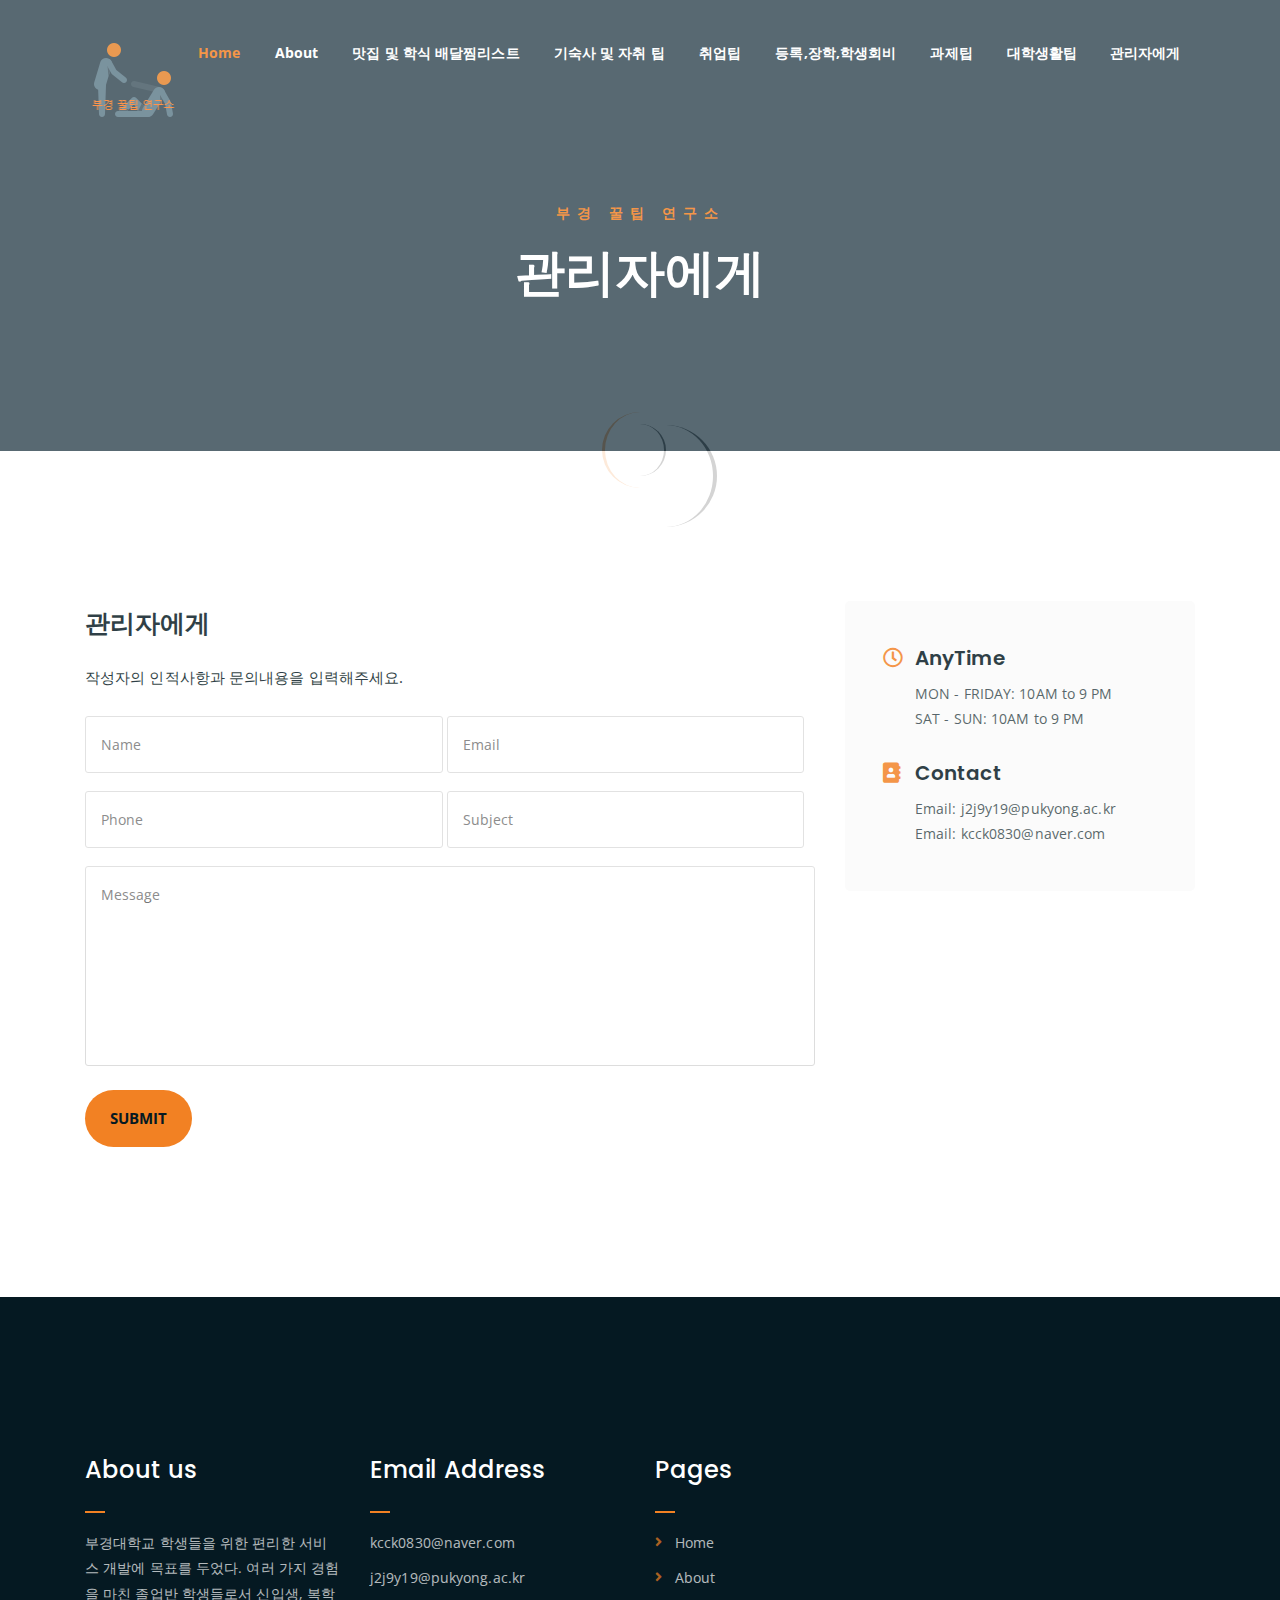
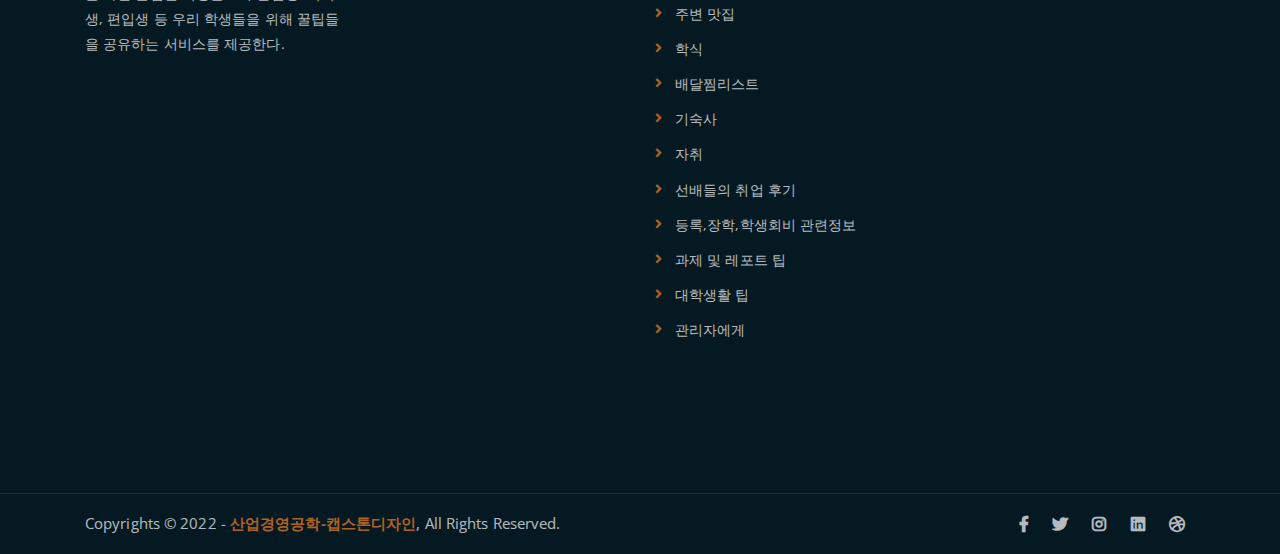
<file: contact.html>
<!DOCTYPE html>
<html lang="en">
  <head>
    <meta charset="UTF-8" />
    <meta http-equiv="X-UA-Compatible" content="IE=edge" />
    <meta name="viewport" content="width=device-width, initial-scale=1" />
    <meta
      name="description"
      content="Responsive Bootstrap4 Shop Template, Created by Imran Hossain from https://imransdesign.com/"
    />

    <!-- title -->
    <title>관리자에게</title>

    <!-- favicon -->
    <link rel="shortcut icon" type="image/png" href="assets/img/아이콘.png" />
    <!-- google font -->
    <link
      href="https://fonts.googleapis.com/css?family=Open+Sans:300,400,700"
      rel="stylesheet"
    />
    <link
      href="https://fonts.googleapis.com/css?family=Poppins:400,700&display=swap"
      rel="stylesheet"
    />
    <!-- fontawesome -->
    <link rel="stylesheet" href="assets/css/all.min.css" />
    <!-- bootstrap -->
    <link rel="stylesheet" href="assets/bootstrap/css/bootstrap.min.css" />
    <!-- owl carousel -->
    <link rel="stylesheet" href="assets/css/owl.carousel.css" />
    <!-- magnific popup -->
    <link rel="stylesheet" href="assets/css/magnific-popup.css" />
    <!-- animate css -->
    <link rel="stylesheet" href="assets/css/animate.css" />
    <!-- mean menu css -->
    <link rel="stylesheet" href="assets/css/meanmenu.min.css" />
    <!-- main style -->
    <link rel="stylesheet" href="assets/css/main.css" />
    <!-- responsive -->
    <link rel="stylesheet" href="assets/css/responsive.css" />
  </head>
  <body>
    <!--PreLoader-->
    <div class="loader">
      <div class="loader-inner">
        <div class="circle"></div>
      </div>
    </div>
    <!--PreLoader Ends-->

    <!-- header -->
    <div class="top-header-area" id="sticker">
      <div class="container">
        <div class="row">
          <div class="col-lg-12 col-sm-12 text-center">
            <div class="main-menu-wrap">
              <!-- logo -->
              <div class="site-logo">
                <a href="index.html">
                  <img src="assets/img/로고.png" alt="" />
                </a>
              </div>
              <!-- logo -->

              <!-- menu start -->
              <nav class="main-menu">
                <ul>
                  <li class="current-list-item">
                    <a href="index.html">Home</a>
                  </li>
                  <li><a href="about.html">About</a></li>
                  <li>
                    <a href="#">맛집 및 학식 배달찜리스트</a>
                    <ul class="sub-menu">
                      <li><a href="neareat.html">맛집</a></li>
                      <li><a href="schooleat.html">학식</a></li>
                      <li><a href="deliveryeat.html">배달찜리스트</a></li>
                    </ul>
                  </li>
                  <li>
                    <a href="#">기숙사 및 자취 팁</a>
                    <ul class="sub-menu">
                      <li><a href="gisooktip.html">기숙사</a></li>
                      <li><a href="alone.html">자취</a></li>
                    </ul>
                  </li>
                  <li><a href="jobadvice.html">취업팁</a></li>
                  <!--취업 기숙사형식대로-->
                  <li><a href="money.html">등록,장학,학생회비</a></li>
                  <li><a href="assignment.html">과제팁</a></li>
                  <!---->
                  <li><a href="tip.html">대학생활팁</a></li>
                  <!--대학생활팁-->
                  <li><a href="contact.html">관리자에게</a></li>
                </ul>
              </nav>
              <div class="mobile-menu"></div>
              <!-- menu end -->
            </div>
          </div>
        </div>
      </div>
    </div>
    <!-- end header -->

    <!-- search area -->
    <div class="search-area">
      <div class="container">
        <div class="row">
          <div class="col-lg-12">
            <span class="close-btn"><i class="fas fa-window-close"></i></span>
            <div class="search-bar">
              <div class="search-bar-tablecell">
                <h3>Search For:</h3>
                <input type="text" placeholder="Keywords" />
                <button type="submit">
                  Search <i class="fas fa-search"></i>
                </button>
              </div>
            </div>
          </div>
        </div>
      </div>
    </div>
    <!-- end search arewa -->

    <!-- breadcrumb-section -->
    <div class="breadcrumb-section breadcrumb-bg">
      <div class="container">
        <div class="row">
          <div class="col-lg-8 offset-lg-2 text-center">
            <div class="breadcrumb-text">
              <p>부경 꿀팁 연구소</p>
              <h1>관리자에게</h1>
            </div>
          </div>
        </div>
      </div>
    </div>
    <!-- end breadcrumb section -->

    <!-- contact form -->
    <div class="contact-from-section mt-150 mb-150">
      <div class="container">
        <div class="row">
          <div class="col-lg-8 mb-5 mb-lg-0">
            <div class="form-title">
              <h2>관리자에게</h2>
              <p>작성자의 인적사항과 문의내용을 입력해주세요.</p>
            </div>
            <div id="form_status"></div>
            <div class="contact-form">
              <form
                type="POST"
                id="fruitkha-contact"
                onSubmit="return valid_datas( this );"
              >
                <p>
                  <input type="text" placeholder="Name" name="name" id="name" />
                  <input
                    type="email"
                    placeholder="Email"
                    name="email"
                    id="email"
                  />
                </p>
                <p>
                  <input
                    type="tel"
                    placeholder="Phone"
                    name="phone"
                    id="phone"
                  />
                  <input
                    type="text"
                    placeholder="Subject"
                    name="subject"
                    id="subject"
                  />
                </p>
                <p>
                  <textarea
                    name="message"
                    id="message"
                    cols="30"
                    rows="10"
                    placeholder="Message"
                  ></textarea>
                </p>
                <input type="hidden" name="token" value="FsWga4&@f6aw" />
                <p><input type="submit" value="Submit" /></p>
              </form>
            </div>
          </div>
          <div class="col-lg-4">
            <div class="contact-form-wrap">
              <div class="contact-form-box">
                <h4><i class="far fa-clock"></i> AnyTime</h4>
                <p>
                  MON - FRIDAY: 10AM to 9 PM <br />
                  SAT - SUN: 10AM to 9 PM
                </p>
              </div>
              <div class="contact-form-box">
                <h4><i class="fas fa-address-book"></i> Contact</h4>
                <p>
                  Email: j2j9y19@pukyong.ac.kr <br />
                  Email: kcck0830@naver.com
                </p>
              </div>
            </div>
          </div>
        </div>
      </div>
    </div>
    <!-- end contact form -->

    <!-- footer -->
    <div class="footer-area">
      <div class="container">
        <div class="row">
          <div class="col-lg-3 col-md-6">
            <div class="footer-box about-widget">
              <h2 class="widget-title">About us</h2>
              <p>
                부경대학교 학생들을 위한 편리한 서비스 개발에 목표를 두었다.
                여러 가지 경험을 마친 졸업반 학생들로서 신입생, 복학생, 편입생
                등 우리 학생들을 위해 꿀팁들을 공유하는 서비스를 제공한다.
              </p>
            </div>
          </div>
          <div class="col-lg-3 col-md-6">
            <div class="footer-box get-in-touch">
              <h2 class="widget-title">Email Address</h2>
              <ul>
                <li>kcck0830@naver.com</li>
                <li>j2j9y19@pukyong.ac.kr</li>
              </ul>
            </div>
          </div>
          <div class="col-lg-3 col-md-6">
            <div class="footer-box pages">
              <h2 class="widget-title">Pages</h2>
              <ul>
                <li><a href="index.html">Home</a></li>
                <li><a href="about.html">About</a></li>
                <li><a href="neareat.html">주변 맛집</a></li>
                <li><a href="schooleat.html">학식</a></li>
                <li><a href="deliveryeat.html">배달찜리스트</a></li>
                <li><a href="gisooktip.html">기숙사</a></li>
                <li><a href="alone.html">자취</a></li>
                <li><a href="jobadvice.html">선배들의 취업 후기</a></li>
                <li><a href="money.html">등록,장학,학생회비 관련정보</a></li>
                <li><a href="assignment.html">과제 및 레포트 팁</a></li>
                <li><a href="tip.html">대학생활 팁</a></li>
                <li><a href="contact.html">관리자에게</a></li>
              </ul>
            </div>
          </div>
        </div>
      </div>
    </div>
    <!-- end footer -->

    <!-- copyright -->
    <div class="copyright">
      <div class="container">
        <div class="row">
          <div class="col-lg-6 col-md-12">
            <p>
              Copyrights &copy; 2022 -
              <a href="https://sme.pknu.ac.kr/sme/1"
                >산업경영공학-캡스톤디자인</a
              >, All Rights Reserved.
            </p>
          </div>
          <div class="col-lg-6 text-right col-md-12">
            <div class="social-icons">
              <ul>
                <li>
                  <a href="#" target="_blank"
                    ><i class="fab fa-facebook-f"></i
                  ></a>
                </li>
                <li>
                  <a href="#" target="_blank"><i class="fab fa-twitter"></i></a>
                </li>
                <li>
                  <a href="#" target="_blank"
                    ><i class="fab fa-instagram"></i
                  ></a>
                </li>
                <li>
                  <a href="#" target="_blank"
                    ><i class="fab fa-linkedin"></i
                  ></a>
                </li>
                <li>
                  <a href="#" target="_blank"
                    ><i class="fab fa-dribbble"></i
                  ></a>
                </li>
              </ul>
            </div>
          </div>
        </div>
      </div>
    </div>
    <!-- end copyright -->

    <!-- jquery -->
    <script src="assets/js/jquery-1.11.3.min.js"></script>
    <!-- bootstrap -->
    <script src="assets/bootstrap/js/bootstrap.min.js"></script>
    <!-- count down -->
    <script src="assets/js/jquery.countdown.js"></script>
    <!-- isotope -->
    <script src="assets/js/jquery.isotope-3.0.6.min.js"></script>
    <!-- waypoints -->
    <script src="assets/js/waypoints.js"></script>
    <!-- owl carousel -->
    <script src="assets/js/owl.carousel.min.js"></script>
    <!-- magnific popup -->
    <script src="assets/js/jquery.magnific-popup.min.js"></script>
    <!-- mean menu -->
    <script src="assets/js/jquery.meanmenu.min.js"></script>
    <!-- sticker js -->
    <script src="assets/js/sticker.js"></script>
    <!-- form validation js -->
    <script src="assets/js/form-validate.js"></script>
    <!-- main js -->
    <script src="assets/js/main.js"></script>
  </body>
</html>
</file>
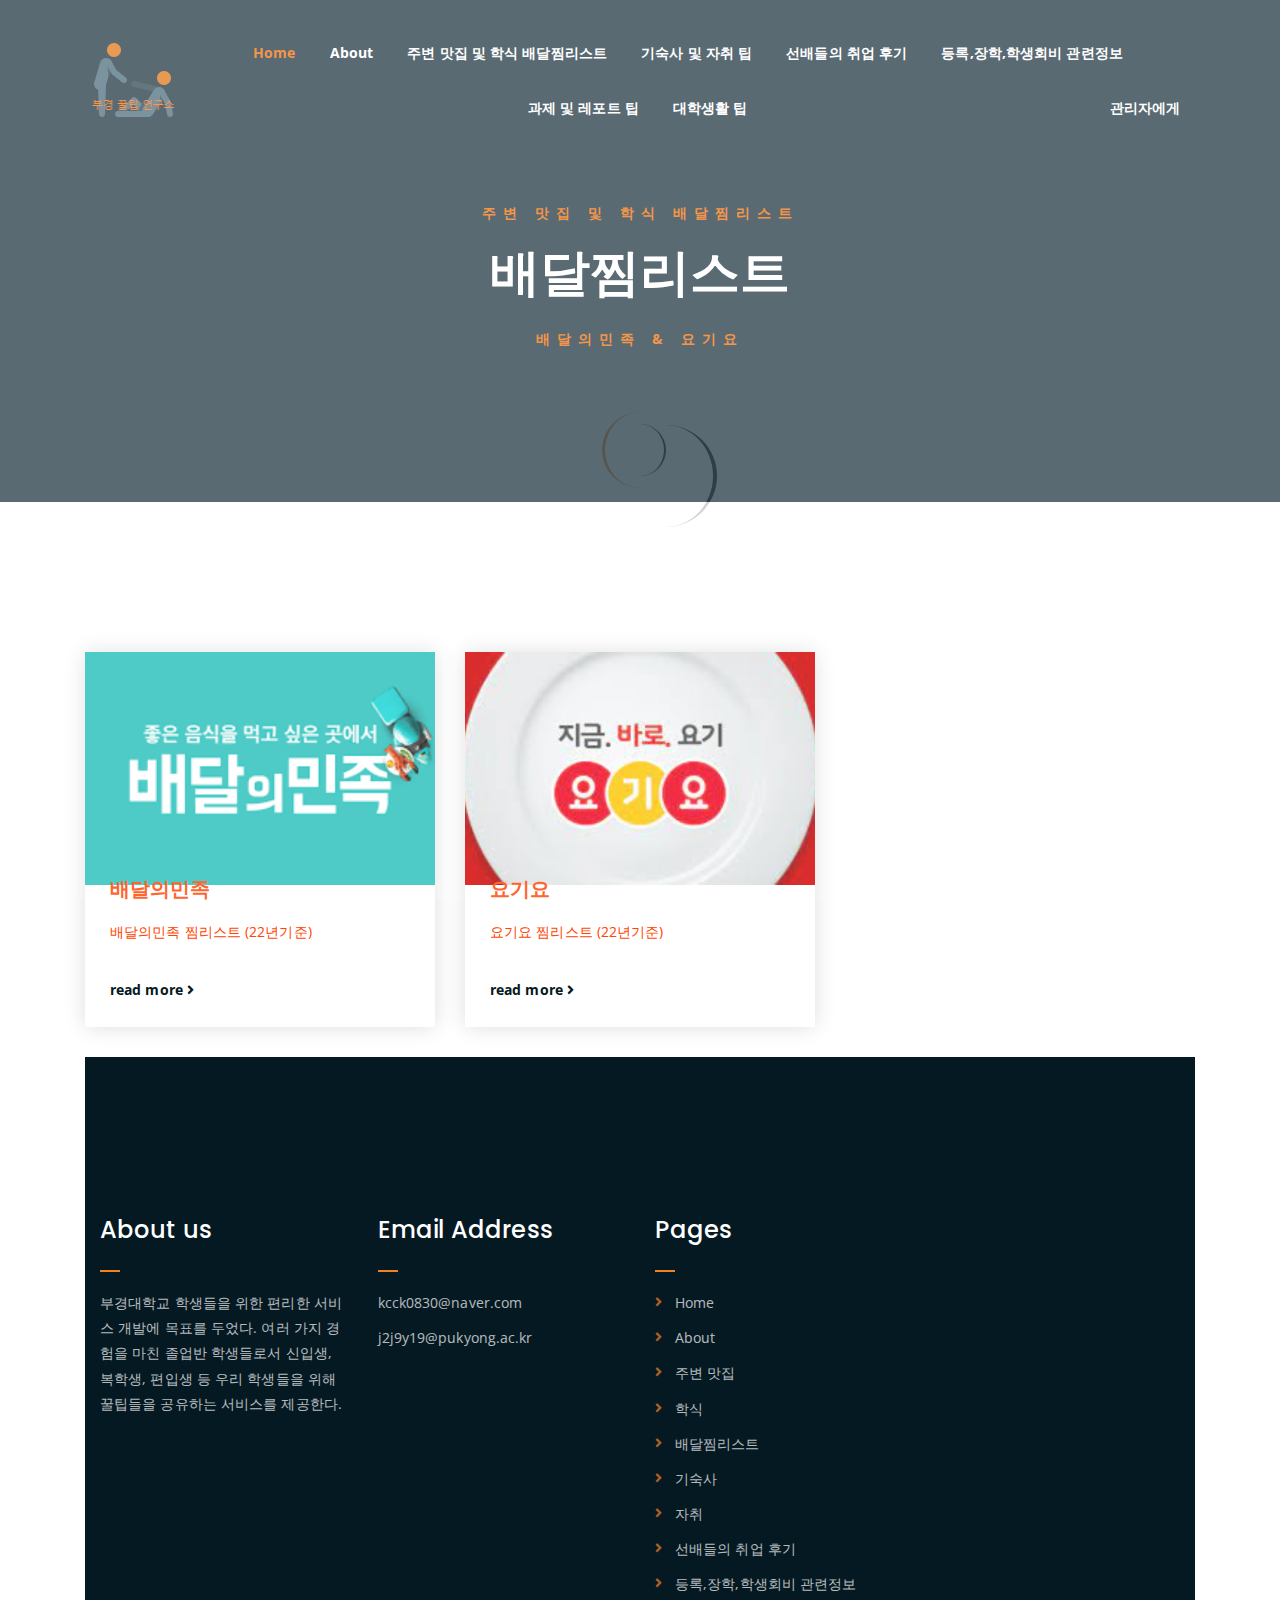
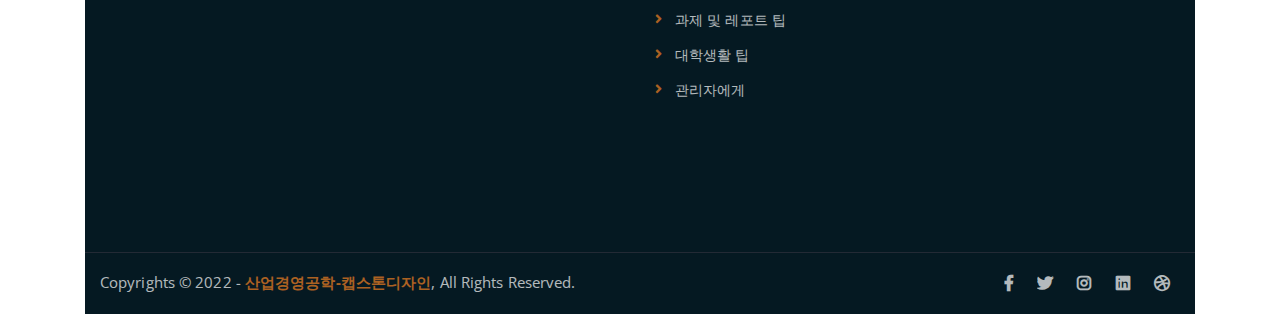
<file: deliveryeat.html>
<!DOCTYPE html>
<html lang="en">
  <head>
    <meta charset="UTF-8" />
    <meta http-equiv="X-UA-Compatible" content="IE=edge" />
    <meta name="viewport" content="width=device-width, initial-scale=1" />
    <meta
      name="description"
      content="Responsive Bootstrap4 Shop Template, Created by Imran Hossain from https://imransdesign.com/"
    />

    <!-- title -->
    <title>배달 찜 리스트</title>

    <!-- favicon -->
    <link rel="shortcut icon" type="image/png" href="assets/img/아이콘.png" />
    <!-- google font -->
    <link
      href="https://fonts.googleapis.com/css?family=Open+Sans:300,400,700"
      rel="stylesheet"
    />
    <link
      href="https://fonts.googleapis.com/css?family=Poppins:400,700&display=swap"
      rel="stylesheet"
    />
    <!-- fontawesome -->
    <link rel="stylesheet" href="assets/css/all.min.css" />
    <!-- bootstrap -->
    <link rel="stylesheet" href="assets/bootstrap/css/bootstrap.min.css" />
    <!-- owl carousel -->
    <link rel="stylesheet" href="assets/css/owl.carousel.css" />
    <!-- magnific popup -->
    <link rel="stylesheet" href="assets/css/magnific-popup.css" />
    <!-- animate css -->
    <link rel="stylesheet" href="assets/css/animate.css" />
    <!-- mean menu css -->
    <link rel="stylesheet" href="assets/css/meanmenu.min.css" />
    <!-- main style -->
    <link rel="stylesheet" href="assets/css/main.css" />
    <!-- responsive -->
    <link rel="stylesheet" href="assets/css/responsive.css" />
  </head>
  <body>
    <!--PreLoader-->
    <div class="loader">
      <div class="loader-inner">
        <div class="circle"></div>
      </div>
    </div>
    <!--PreLoader Ends-->

    <!-- header -->
    <div class="top-header-area" id="sticker">
      <div class="container">
        <div class="row">
          <div class="col-lg-12 col-sm-12 text-center">
            <div class="main-menu-wrap">
              <!-- logo -->
              <div class="site-logo">
                <a href="index.html">
                  <img src="assets/img/로고.png" alt="" />
                </a>
              </div>
              <!-- logo -->

              <!-- menu start -->
              <nav class="main-menu">
                <ul>
                  <li class="current-list-item">
                    <a href="index.html">Home</a>
                  </li>
                  <li><a href="about.html">About</a></li>
                  <li>
                    <a href="#">주변 맛집 및 학식 배달찜리스트</a>
                    <ul class="sub-menu">
                      <li><a href="neareat.html">주변 맛집</a></li>
                      <li><a href="schooleat.html">학식</a></li>
                      <li><a href="deliveryeat.html">배달찜리스트</a></li>
                    </ul>
                  </li>
                  <li>
                    <a href="#">기숙사 및 자취 팁</a>
                    <ul class="sub-menu">
                      <li><a href="gisooktip.html">기숙사</a></li>
                      <li><a href="alone.html">자취</a></li>
                    </ul>
                  </li>
                  <li><a href="jobadvice.html">선배들의 취업 후기</a></li>
                  <!--취업 기숙사형식대로-->
                  <li>
                    <a href="money.html">등록,장학,학생회비 관련정보</a>
                  </li>
                  <li><a href="assignment.html">과제 및 레포트 팁</a></li>
                  <!---->
                  <li><a href="tip.html">대학생활 팁</a></li>
                  <li><a href="contact.html">관리자에게</a></li>
                </ul>
              </nav>
              <div class="mobile-menu"></div>
              <!-- menu end -->
            </div>
          </div>
        </div>
      </div>
    </div>
    <!-- end header -->

    <!-- search area -->
    <div class="search-area">
      <div class="container">
        <div class="row">
          <div class="col-lg-12">
            <span class="close-btn"><i class="fas fa-window-close"></i></span>
            <div class="search-bar">
              <div class="search-bar-tablecell">
                <h3>Search For:</h3>
                <input type="text" placeholder="Keywords" />
                <button type="submit">
                  Search <i class="fas fa-search"></i>
                </button>
              </div>
            </div>
          </div>
        </div>
      </div>
    </div>
    <!-- end search arewa -->

    <!-- breadcrumb-section -->
    <div class="breadcrumb-section breadcrumb-bg">
      <div class="container">
        <div class="row">
          <div class="col-lg-8 offset-lg-2 text-center">
            <div class="breadcrumb-text">
              <p>주변 맛집 및 학식 배달찜리스트</p>
              <h1>배달찜리스트</h1>
              <br />
              <p>배달의민족 & 요기요</p>
            </div>
          </div>
        </div>
      </div>
    </div>
    <!-- end breadcrumb section -->

    <!-- latest news -->
    <div class="latest-news mt-150 mb-150">
      <div class="container">
        <div class="row">
          <div class="col-lg-4 col-md-6">
            <div class="single-latest-news">
              <a
                href="배달찜/배민.html"
                ><div class="latest-news-bg news-bg-1">
                  <img src="assets/img/배민.png" alt="" /></div
              ></a>
              <div class="news-text-box">
                <h3>
                  <a
                    style="color: orangered"
                    href="배달찜/배민.html"
                    >배달의민족</a
                  >
                </h3>
                <p style="color: orangered" class="excerpt">
                  배달의민족 찜리스트 (22년기준)
                </p>
                <a
                  href="배달찜/배민.html"
                  class="read-more-btn"
                  >read more <i class="fas fa-angle-right"></i
                ></a>
              </div>
            </div>
          </div>
          <div class="col-lg-4 col-md-6">
            <div class="single-latest-news">
              <a
                href="배달찜/요기요.html"
                ><div class="latest-news-bg news-bg-2">
                  <img src="assets/img/요기요.png" alt="" /></div
              ></a>
              <div class="news-text-box">
                <h3>
                  <a
                    style="color: orangered"
                    href="배달찜/요기요.html"
                    >요기요</a
                  >
                </h3>
                <p style="color: orangered" class="excerpt">
                  요기요 찜리스트 (22년기준)
                </p>
                <a
                  href="배달찜/요기요.html"
                  class="read-more-btn"
                  >read more <i class="fas fa-angle-right"></i
                ></a>
              </div>
            </div>
          </div>
          <!--     <div class="col-lg-4 col-md-6">
            <div class="single-latest-news">
              <a
                href="https://pcmap.place.naver.com/restaurant/37967115/home?from=map&fromPanelNum=2&ts=1652616103527#"
                ><div class="latest-news-bg news-bg-3">
                  <img src="assets/img/마을회관.png" alt="" /></div
              ></a>
              <div class="news-text-box">
                <h3>
                  <a
                    style="color: orangered"
                    href="https://pcmap.place.naver.com/restaurant/37967115/home?from=map&fromPanelNum=2&ts=1652616103527#"
                    >마을회관</a
                  >
                </h3>
                <p style="color: orangered" class="excerpt">
                  가격:7000 / 주메뉴:김치찜 / 국밥맛있음
                </p>
                <a
                  href="https://pcmap.place.naver.com/restaurant/37967115/home?from=map&fromPanelNum=2&ts=1652616103527#"
                  class="read-more-btn"
                  >read more <i class="fas fa-angle-right"></i
                ></a>
              </div>
            </div>
          </div>
          <div class="col-lg-4 col-md-6">
            <div class="single-latest-news">
              <a
                href="https://pcmap.place.naver.com/restaurant/36632140/home?from=map&fromPanelNum=2&ts=1652616220358#"
                ><div class="latest-news-bg news-bg-4">
                  <img src="assets/img/큰집돼지국밥.png" alt="" /></div
              ></a>
              <div class="news-text-box">
                <h3>
                  <a
                    style="color: orangered"
                    href="https://pcmap.place.naver.com/restaurant/36632140/home?from=map&fromPanelNum=2&ts=1652616220358#"
                    >큰집돼지국밥</a
                  >
                </h3>
                <p style="color: orangered" class="excerpt">
                  가격:7500~32000 / 주메뉴:돼지국밥,뼈해장국(국밥) / 24시간운영
                </p>
                <a
                  href="https://pcmap.place.naver.com/restaurant/36632140/home?from=map&fromPanelNum=2&ts=1652616220358#"
                  class="read-more-btn"
                  >read more <i class="fas fa-angle-right"></i
                ></a>
              </div>
            </div>
          </div>
          <div class="col-lg-4 col-md-6">
            <div class="single-latest-news">
              <a
                href="https://pcmap.place.naver.com/restaurant/21503060/home?from=map&fromPanelNum=2&ts=1652616405369#"
                ><div class="latest-news-bg news-bg-5">
                  <img src="assets/img/영진돼지국밥.png" alt="" /></div
              ></a>
              <div class="news-text-box">
                <h3>
                  <a
                    style="color: orangered"
                    href="https://pcmap.place.naver.com/restaurant/21503060/home?from=map&fromPanelNum=2&ts=1652616405369#"
                    >영진돼지국밥</a
                  >
                </h3>
                <p style="color: orangered" class="excerpt">
                  가격:7500~40000 / 주메뉴:(국밥)섞어국밥
                </p>
                <a
                  href="https://pcmap.place.naver.com/restaurant/21503060/home?from=map&fromPanelNum=2&ts=1652616405369#"
                  class="read-more-btn"
                  >read more <i class="fas fa-angle-right"></i
                ></a>
              </div>
            </div>
          </div>
          <div class="col-lg-4 col-md-6">
            <div class="single-latest-news">
              <a
                href="https://pcmap.place.naver.com/restaurant/1121426863/home#"
                ><div class="latest-news-bg news-bg-6">
                  <img src="assets/img/오공복이.png" alt="" /></div
              ></a>
              <div class="news-text-box">
                <h3>
                  <a
                    style="color: orangered"
                    href="https://pcmap.place.naver.com/restaurant/1121426863/home#"
                    >오공복이</a
                  >
                </h3>
                <p style="color: orangered" class="excerpt">
                  가격:6500~11000 / 주메뉴:(덮밥)스테이크덮밥
                </p>
                <a
                  href="https://pcmap.place.naver.com/restaurant/1121426863/home#"
                  class="read-more-btn"
                  >read more <i class="fas fa-angle-right"></i
                ></a>
              </div>
            </div>
          </div>    -->
        </div>

    <div class="ad-banner">
<ins class="kakao_ad_area" style="display:none;" 
 data-ad-unit    = "DAN-nkH0AeQ9lbPUS1xu" 
 data-ad-width   = "320" 
 data-ad-height  = "100"></ins> 
<script type="text/javascript" src="//t1.daumcdn.net/kas/static/ba.min.js" async></script>
    </div>

    <!-- footer -->
    <div class="footer-area">
      <div class="container">
        <div class="row">
          <div class="col-lg-3 col-md-6">
            <div class="footer-box about-widget">
              <h2 class="widget-title">About us</h2>
              <p>
                부경대학교 학생들을 위한 편리한 서비스 개발에 목표를 두었다.
                여러 가지 경험을 마친 졸업반 학생들로서 신입생, 복학생, 편입생
                등 우리 학생들을 위해 꿀팁들을 공유하는 서비스를 제공한다.
              </p>
            </div>
          </div>
          <div class="col-lg-3 col-md-6">
            <div class="footer-box get-in-touch">
              <h2 class="widget-title">Email Address</h2>
              <ul>
                <li>kcck0830@naver.com</li>
                <li>j2j9y19@pukyong.ac.kr</li>
              </ul>
            </div>
          </div>
          <div class="col-lg-3 col-md-6">
            <div class="footer-box pages">
              <h2 class="widget-title">Pages</h2>
              <ul>
                <li><a href="index.html">Home</a></li>
                <li><a href="about.html">About</a></li>
                <li><a href="neareat.html">주변 맛집</a></li>
                <li><a href="schooleat.html">학식</a></li>
                <li><a href="deliveryeat.html">배달찜리스트</a></li>
                <li><a href="gisooktip.html">기숙사</a></li>
                <li><a href="alone.html">자취</a></li>
                <li><a href="jobadvice.html">선배들의 취업 후기</a></li>
                <li><a href="money.html">등록,장학,학생회비 관련정보</a></li>
                <li><a href="assignment.html">과제 및 레포트 팁</a></li>
                <li><a href="tip.html">대학생활 팁</a></li>
                <li><a href="contact.html">관리자에게</a></li>
              </ul>
            </div>
          </div>
        </div>
      </div>
    </div>
    <!-- end footer -->

    <!-- copyright -->
    <div class="copyright">
      <div class="container">
        <div class="row">
          <div class="col-lg-6 col-md-12">
            <p>
              Copyrights &copy; 2022 -
              <a href="https://sme.pknu.ac.kr/sme/1"
                >산업경영공학-캡스톤디자인</a
              >, All Rights Reserved.
            </p>
          </div>
          <div class="col-lg-6 text-right col-md-12">
            <div class="social-icons">
              <ul>
                <li>
                  <a href="#" target="_blank"
                    ><i class="fab fa-facebook-f"></i
                  ></a>
                </li>
                <li>
                  <a href="#" target="_blank"><i class="fab fa-twitter"></i></a>
                </li>
                <li>
                  <a href="#" target="_blank"
                    ><i class="fab fa-instagram"></i
                  ></a>
                </li>
                <li>
                  <a href="#" target="_blank"
                    ><i class="fab fa-linkedin"></i
                  ></a>
                </li>
                <li>
                  <a href="#" target="_blank"
                    ><i class="fab fa-dribbble"></i
                  ></a>
                </li>
              </ul>
            </div>
          </div>
        </div>
      </div>
    </div>
    <!-- end copyright -->

    <!-- jquery -->
    <script src="assets/js/jquery-1.11.3.min.js"></script>
    <!-- bootstrap -->
    <script src="assets/bootstrap/js/bootstrap.min.js"></script>
    <!-- count down -->
    <script src="assets/js/jquery.countdown.js"></script>
    <!-- isotope -->
    <script src="assets/js/jquery.isotope-3.0.6.min.js"></script>
    <!-- waypoints -->
    <script src="assets/js/waypoints.js"></script>
    <!-- owl carousel -->
    <script src="assets/js/owl.carousel.min.js"></script>
    <!-- magnific popup -->
    <script src="assets/js/jquery.magnific-popup.min.js"></script>
    <!-- mean menu -->
    <script src="assets/js/jquery.meanmenu.min.js"></script>
    <!-- sticker js -->
    <script src="assets/js/sticker.js"></script>
    <!-- main js -->
    <script src="assets/js/main.js"></script>
  </body>
</html>
</file>
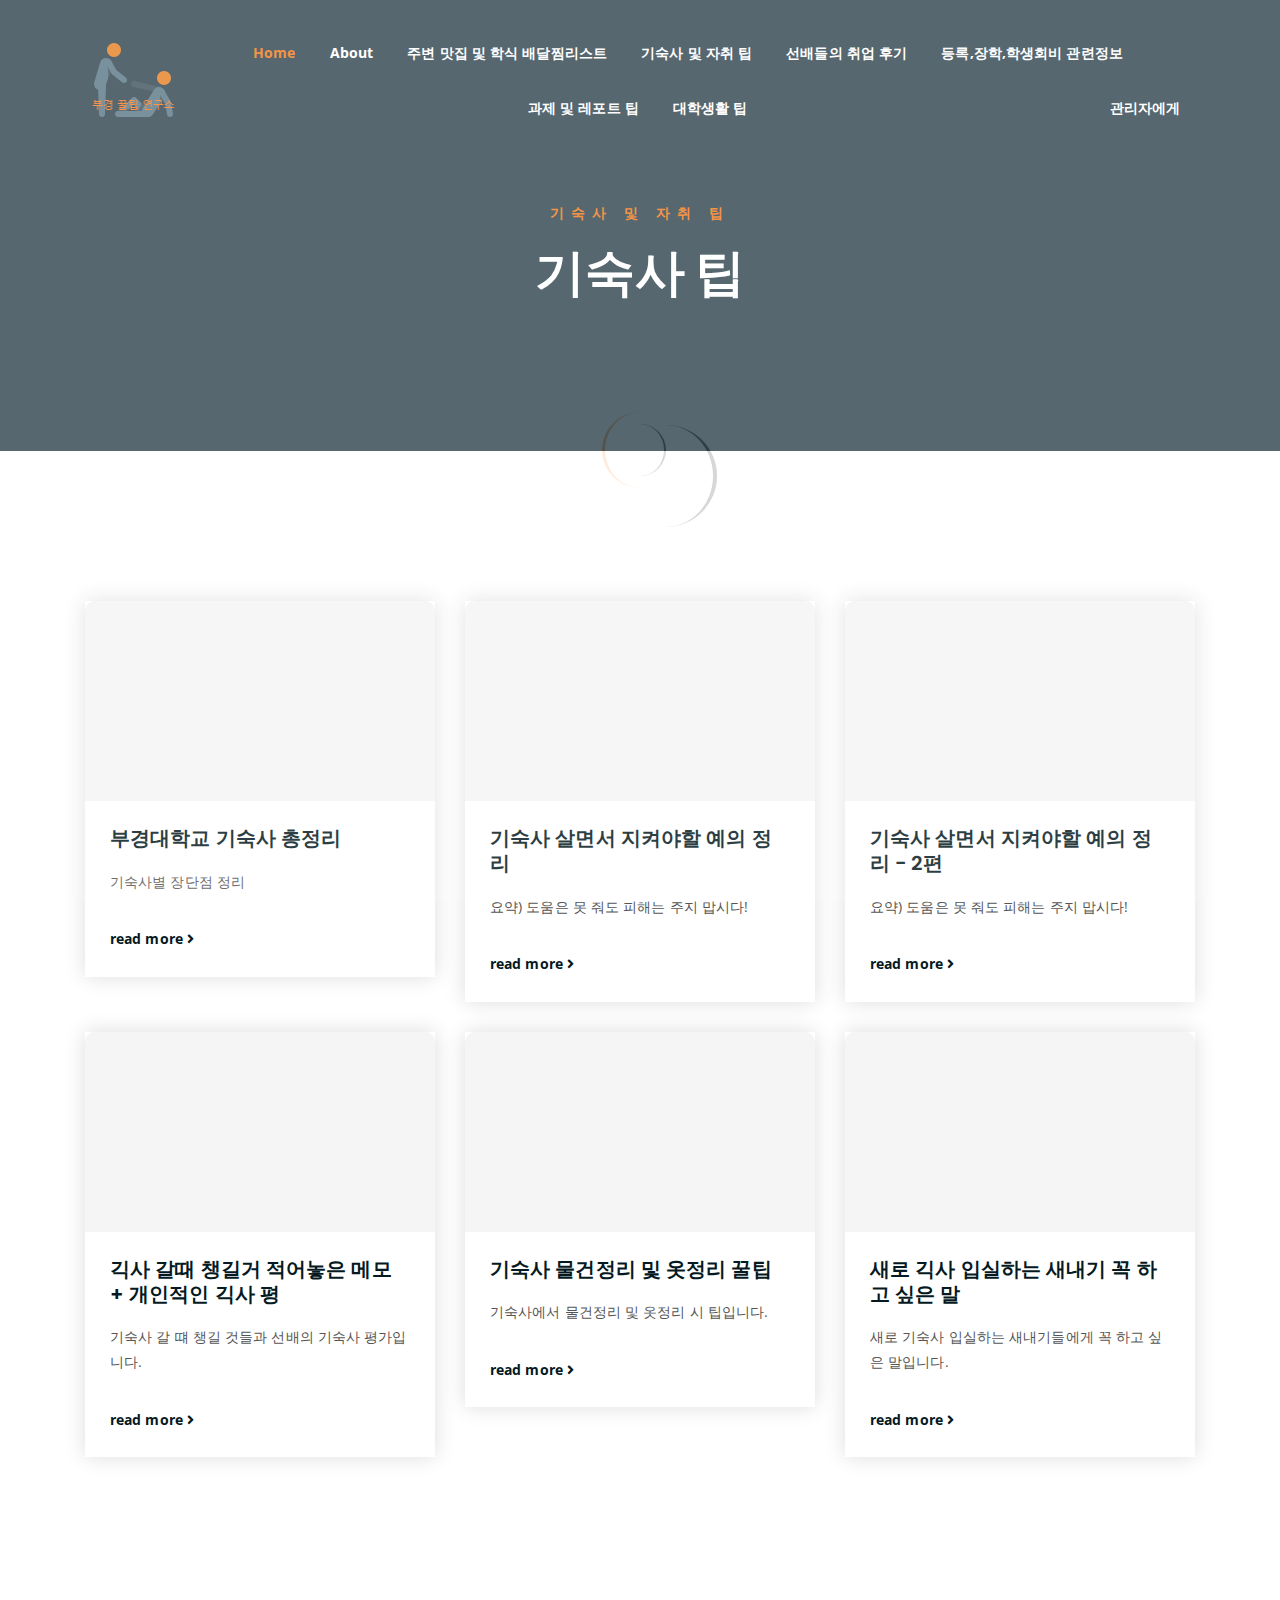
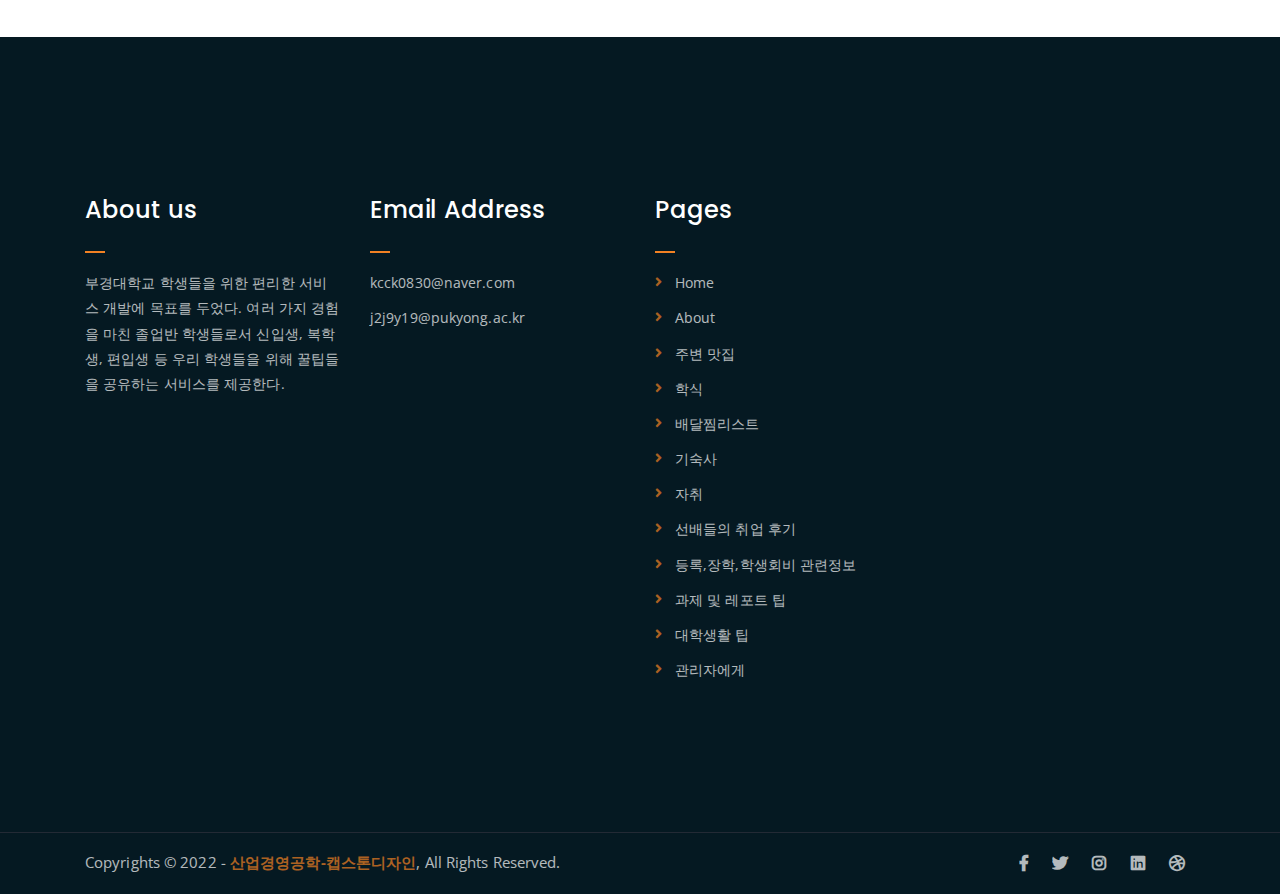
<file: gisooktip.html>
<!DOCTYPE html>
<html lang="en">
  <head>
    <meta charset="UTF-8" />
    <meta http-equiv="X-UA-Compatible" content="IE=edge" />
    <meta name="viewport" content="width=device-width, initial-scale=1" />
    <meta
      name="description"
      content="Responsive Bootstrap4 Shop Template, Created by Imran Hossain from https://imransdesign.com/"
    />

    <!-- title -->
    <title>기숙사 팁</title>

    <!-- favicon -->
    <link rel="shortcut icon" type="image/png" href="assets/img/아이콘.png" />
    <!-- google font -->
    <link
      href="https://fonts.googleapis.com/css?family=Open+Sans:300,400,700"
      rel="stylesheet"
    />
    <link
      href="https://fonts.googleapis.com/css?family=Poppins:400,700&display=swap"
      rel="stylesheet"
    />
    <!-- fontawesome -->
    <link rel="stylesheet" href="assets/css/all.min.css" />
    <!-- bootstrap -->
    <link rel="stylesheet" href="assets/bootstrap/css/bootstrap.min.css" />
    <!-- owl carousel -->
    <link rel="stylesheet" href="assets/css/owl.carousel.css" />
    <!-- magnific popup -->
    <link rel="stylesheet" href="assets/css/magnific-popup.css" />
    <!-- animate css -->
    <link rel="stylesheet" href="assets/css/animate.css" />
    <!-- mean menu css -->
    <link rel="stylesheet" href="assets/css/meanmenu.min.css" />
    <!-- main style -->
    <link rel="stylesheet" href="assets/css/main.css" />
    <!-- responsive -->
    <link rel="stylesheet" href="assets/css/responsive.css" />
  </head>
  <body>
    <!--PreLoader-->
    <div class="loader">
      <div class="loader-inner">
        <div class="circle"></div>
      </div>
    </div>
    <!--PreLoader Ends-->

    <!-- header -->
    <div class="top-header-area" id="sticker">
      <div class="container">
        <div class="row">
          <div class="col-lg-12 col-sm-12 text-center">
            <div class="main-menu-wrap">
              <!-- logo -->
              <div class="site-logo">
                <a href="index.html">
                  <img src="assets/img/로고.png" alt="" />
                </a>
              </div>
              <!-- logo -->

              <!-- menu start -->
              <nav class="main-menu">
                <ul>
                  <li class="current-list-item">
                    <a href="index.html">Home</a>
                  </li>
                  <li><a href="about.html">About</a></li>
                  <li>
                    <a href="#">주변 맛집 및 학식 배달찜리스트</a>
                    <ul class="sub-menu">
                      <li><a href="neareat.html">주변 맛집</a></li>
                      <li><a href="schooleat.html">학식</a></li>
                      <li><a href="deliveryeat.html">배달찜리스트</a></li>
                    </ul>
                  </li>
                  <li>
                    <a href="#">기숙사 및 자취 팁</a>
                    <ul class="sub-menu">
                      <li><a href="gisooktip.html">기숙사</a></li>
                      <li><a href="alone.html">자취</a></li>
                    </ul>
                  </li>
                  <li><a href="jobadvice.html">선배들의 취업 후기</a></li>
                  <!--취업 기숙사형식대로-->
                  <li>
                    <a href="money.html">등록,장학,학생회비 관련정보</a>
                  </li>
                  <li><a href="assignment.html">과제 및 레포트 팁</a></li>
                  <!---->
                  <li><a href="tip.html">대학생활 팁</a></li>
                  <li><a href="contact.html">관리자에게</a></li>
                </ul>
              </nav>
              <div class="mobile-menu"></div>
              <!-- menu end -->
            </div>
          </div>
        </div>
      </div>
    </div>
    <!-- end header -->

    <!-- search area -->
    <div class="search-area">
      <div class="container">
        <div class="row">
          <div class="col-lg-12">
            <span class="close-btn"><i class="fas fa-window-close"></i></span>
            <div class="search-bar">
              <div class="search-bar-tablecell">
                <h3>Search For:</h3>
                <input type="text" placeholder="Keywords" />
                <button type="submit">
                  Search <i class="fas fa-search"></i>
                </button>
              </div>
            </div>
          </div>
        </div>
      </div>
    </div>
    <!-- end search arewa -->

    <!-- breadcrumb-section -->
    <div class="breadcrumb-section breadcrumb-bg">
      <div class="container">
        <div class="row">
          <div class="col-lg-8 offset-lg-2 text-center">
            <div class="breadcrumb-text">
              <p>기숙사 및 자취 팁</p>
              <h1>기숙사 팁</h1>
            </div>
          </div>
        </div>
      </div>
    </div>
    <!-- end breadcrumb section -->

    <!-- latest news -->
    <div class="latest-news mt-150 mb-150">
      <div class="container">
        <div class="row">
          <div class="col-lg-4 col-md-6">
            <div class="single-latest-news">
              <a href="기숙사/기숙사정리.html"
                ><div class="latest-news-bg news-bg-1"></div
              ></a>
              <div class="news-text-box">
                <h3>
                  <a href="기숙사/기숙사정리.html">부경대학교 기숙사 총정리</a>
                </h3>
                <p class="excerpt">기숙사별 장단점 정리</p>
                <a href="기숙사/기숙사정리.html" class="read-more-btn"
                  >read more <i class="fas fa-angle-right"></i
                ></a>
              </div>
            </div>
          </div>
          <div class="col-lg-4 col-md-6">
            <div class="single-latest-news">
              <a href="기숙사/예의.html"
                ><div class="latest-news-bg news-bg-2"></div
              ></a>
              <div class="news-text-box">
                <h3>
                  <a href="기숙사/예의.html"
                    >기숙사 살면서 지켜야할 예의 정리</a
                  >
                </h3>
                <p class="excerpt">요약) 도움은 못 줘도 피해는 주지 맙시다!</p>
                <a href="기숙사/예의.html" class="read-more-btn"
                  >read more <i class="fas fa-angle-right"></i
                ></a>
              </div>
            </div>
          </div>
          <div class="col-lg-4 col-md-6">
            <div class="single-latest-news">
              <a href="기숙사/예의2.html"
                ><div class="latest-news-bg news-bg-3"></div
              ></a>
              <div class="news-text-box">
                <h3>
                  <a href="기숙사/예의2.html"
                    >기숙사 살면서 지켜야할 예의 정리 - 2편</a
                  >
                </h3>

                <p class="excerpt">요약) 도움은 못 줘도 피해는 주지 맙시다!</p>
                <a href="기숙사/예의2.html" class="read-more-btn"
                  >read more <i class="fas fa-angle-right"></i
                ></a>
              </div>
            </div>
          </div>
          <div class="col-lg-4 col-md-6">
            <div class="single-latest-news">
              <a href="기숙사/챙길거.html"
                ><div class="latest-news-bg news-bg-3"></div
              ></a>
              <div class="news-text-box">
                <h3>
                  <a href="기숙사/챙길거.html"
                    >긱사 갈때 챙길거 적어놓은 메모 + 개인적인 긱사 평</a
                  >
                </h3>

                <p class="excerpt">
                  기숙사 갈 떄 챙길 것들과 선배의 기숙사 평가입니다.
                </p>
                <a href="기숙사/챙길거.html" class="read-more-btn"
                  >read more <i class="fas fa-angle-right"></i
                ></a>
              </div>
            </div>
          </div>
          <div class="col-lg-4 col-md-6">
            <div class="single-latest-news">
              <a href="기숙사/물건정리.html"
                ><div class="latest-news-bg news-bg-3"></div
              ></a>
              <div class="news-text-box">
                <h3>
                  <a href="기숙사/물건정리.html"
                    >기숙사 물건정리 및 옷정리 꿀팁</a
                  >
                </h3>

                <p class="excerpt">
                  기숙사에서 물건정리 및 옷정리 시 팁입니다.
                </p>
                <a href="기숙사/물건정리.html" class="read-more-btn"
                  >read more <i class="fas fa-angle-right"></i
                ></a>
              </div>
            </div>
          </div>
          <div class="col-lg-4 col-md-6">
            <div class="single-latest-news">
              <a href="기숙사/새내기.html"
                ><div class="latest-news-bg news-bg-3"></div
              ></a>
              <div class="news-text-box">
                <h3>
                  <a href="기숙사/새내기.html"
                    >새로 긱사 입실하는 새내기 꼭 하고 싶은 말</a
                  >
                </h3>

                <p class="excerpt">
                  새로 기숙사 입실하는 새내기들에게 꼭 하고 싶은 말입니다.
                </p>
                <a href="기숙사/새내기.html" class="read-more-btn"
                  >read more <i class="fas fa-angle-right"></i
                ></a>
              </div>
            </div>
          </div>
        </div>
      </div>
    </div>
    <!-- end latest news -->

    <div class="ad-banner">
      <ins
        class="kakao_ad_area"
        style="display: none"
        data-ad-unit="DAN-sl6IIENmR49MXVS5"
        data-ad-width="320"
        data-ad-height="100"
      ></ins>
      <script
        type="text/javascript"
        src="//t1.daumcdn.net/kas/static/ba.min.js"
        async
      ></script>
    </div>

    <!-- footer -->
    <div class="footer-area">
      <div class="container">
        <div class="row">
          <div class="col-lg-3 col-md-6">
            <div class="footer-box about-widget">
              <h2 class="widget-title">About us</h2>
              <p>
                부경대학교 학생들을 위한 편리한 서비스 개발에 목표를 두었다.
                여러 가지 경험을 마친 졸업반 학생들로서 신입생, 복학생, 편입생
                등 우리 학생들을 위해 꿀팁들을 공유하는 서비스를 제공한다.
              </p>
            </div>
          </div>
          <div class="col-lg-3 col-md-6">
            <div class="footer-box get-in-touch">
              <h2 class="widget-title">Email Address</h2>
              <ul>
                <li>kcck0830@naver.com</li>
                <li>j2j9y19@pukyong.ac.kr</li>
              </ul>
            </div>
          </div>
          <div class="col-lg-3 col-md-6">
            <div class="footer-box pages">
              <h2 class="widget-title">Pages</h2>
              <ul>
                <li><a href="index.html">Home</a></li>
                <li><a href="about.html">About</a></li>
                <li><a href="neareat.html">주변 맛집</a></li>
                <li><a href="schooleat.html">학식</a></li>
                <li><a href="deliveryeat.html">배달찜리스트</a></li>
                <li><a href="gisooktip.html">기숙사</a></li>
                <li><a href="alone.html">자취</a></li>
                <li><a href="jobadvice.html">선배들의 취업 후기</a></li>
                <li><a href="money.html">등록,장학,학생회비 관련정보</a></li>
                <li><a href="assignment.html">과제 및 레포트 팁</a></li>
                <li><a href="tip.html">대학생활 팁</a></li>
                <li><a href="contact.html">관리자에게</a></li>
              </ul>
            </div>
          </div>
        </div>
      </div>
    </div>
    <!-- end footer -->

    <!-- copyright -->
    <div class="copyright">
      <div class="container">
        <div class="row">
          <div class="col-lg-6 col-md-12">
            <p>
              Copyrights &copy; 2022 -
              <a href="https://sme.pknu.ac.kr/sme/1"
                >산업경영공학-캡스톤디자인</a
              >, All Rights Reserved.
            </p>
          </div>
          <div class="col-lg-6 text-right col-md-12">
            <div class="social-icons">
              <ul>
                <li>
                  <a href="#" target="_blank"
                    ><i class="fab fa-facebook-f"></i
                  ></a>
                </li>
                <li>
                  <a href="#" target="_blank"><i class="fab fa-twitter"></i></a>
                </li>
                <li>
                  <a href="#" target="_blank"
                    ><i class="fab fa-instagram"></i
                  ></a>
                </li>
                <li>
                  <a href="#" target="_blank"
                    ><i class="fab fa-linkedin"></i
                  ></a>
                </li>
                <li>
                  <a href="#" target="_blank"
                    ><i class="fab fa-dribbble"></i
                  ></a>
                </li>
              </ul>
            </div>
          </div>
        </div>
      </div>
    </div>
    <!-- end copyright -->

    <!-- jquery -->
    <script src="assets/js/jquery-1.11.3.min.js"></script>
    <!-- bootstrap -->
    <script src="assets/bootstrap/js/bootstrap.min.js"></script>
    <!-- count down -->
    <script src="assets/js/jquery.countdown.js"></script>
    <!-- isotope -->
    <script src="assets/js/jquery.isotope-3.0.6.min.js"></script>
    <!-- waypoints -->
    <script src="assets/js/waypoints.js"></script>
    <!-- owl carousel -->
    <script src="assets/js/owl.carousel.min.js"></script>
    <!-- magnific popup -->
    <script src="assets/js/jquery.magnific-popup.min.js"></script>
    <!-- mean menu -->
    <script src="assets/js/jquery.meanmenu.min.js"></script>
    <!-- sticker js -->
    <script src="assets/js/sticker.js"></script>
    <!-- main js -->
    <script src="assets/js/main.js"></script>
  </body>
</html>
</file>
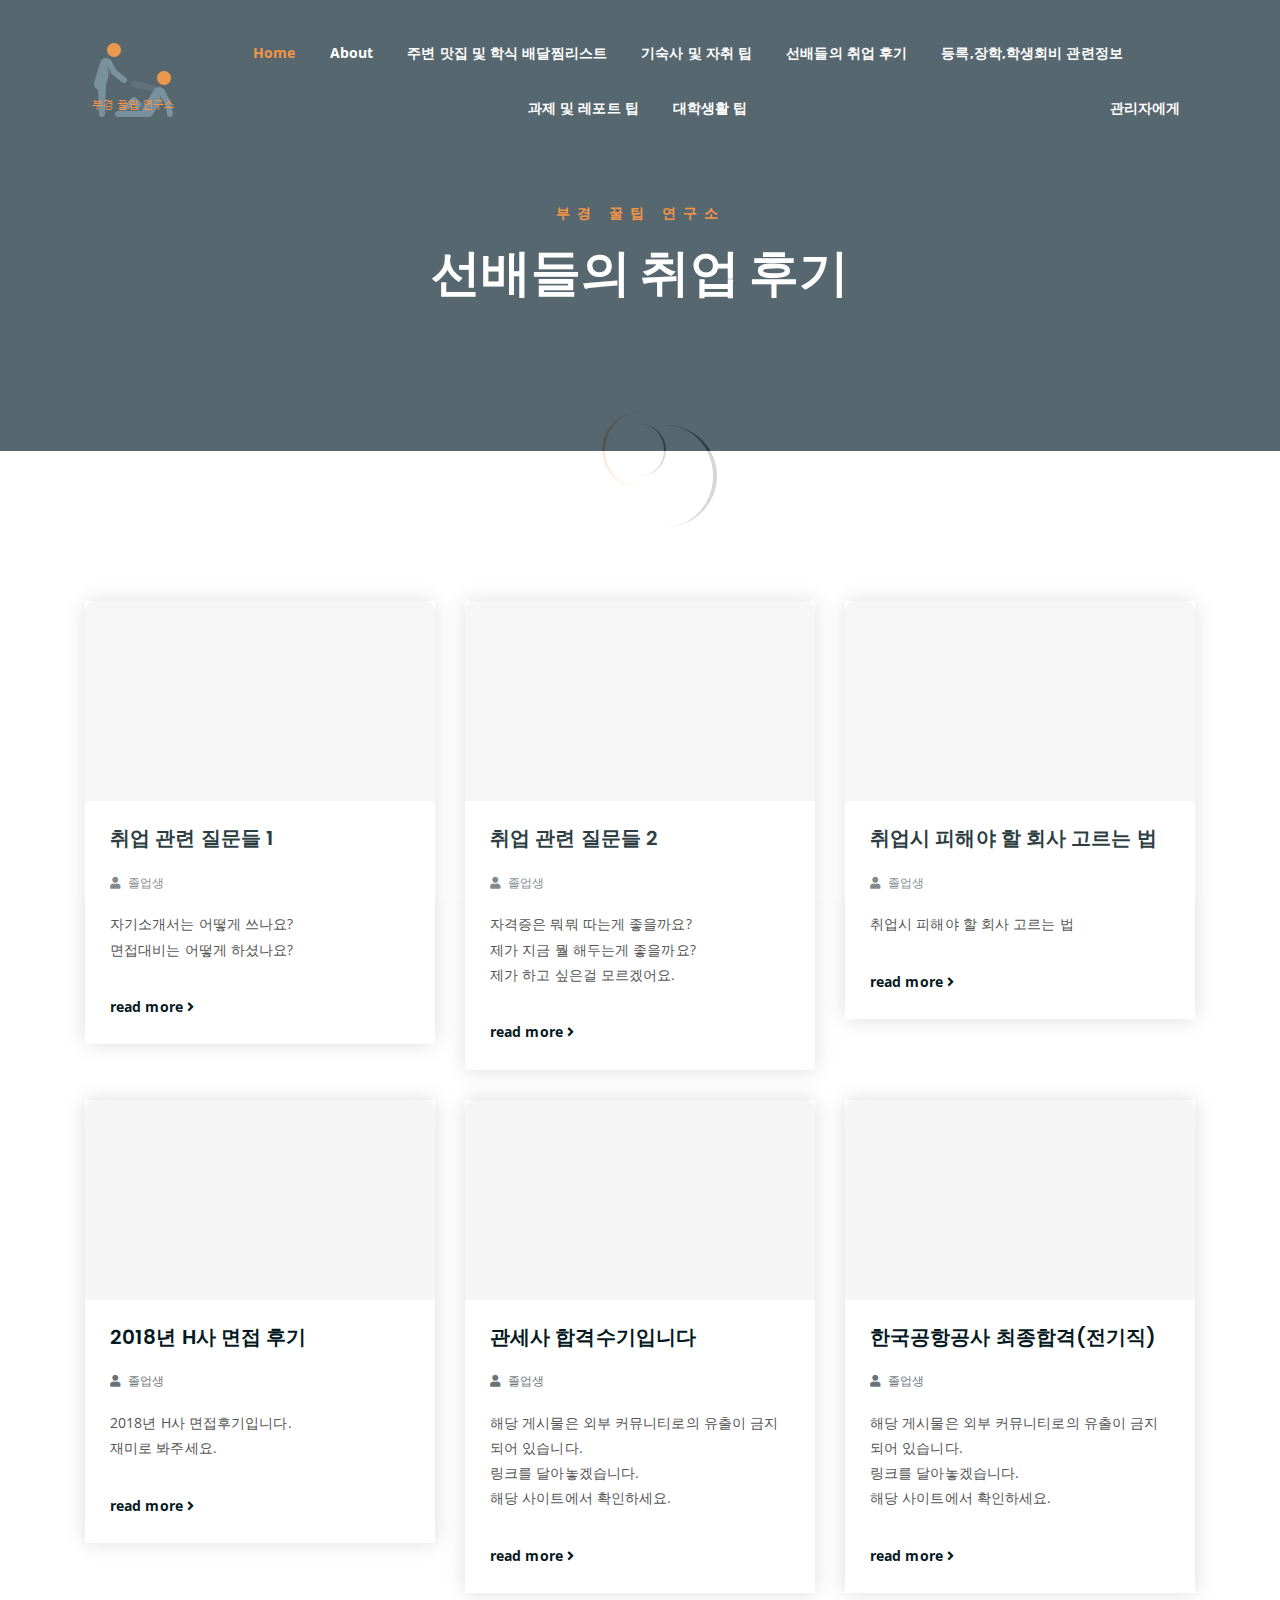
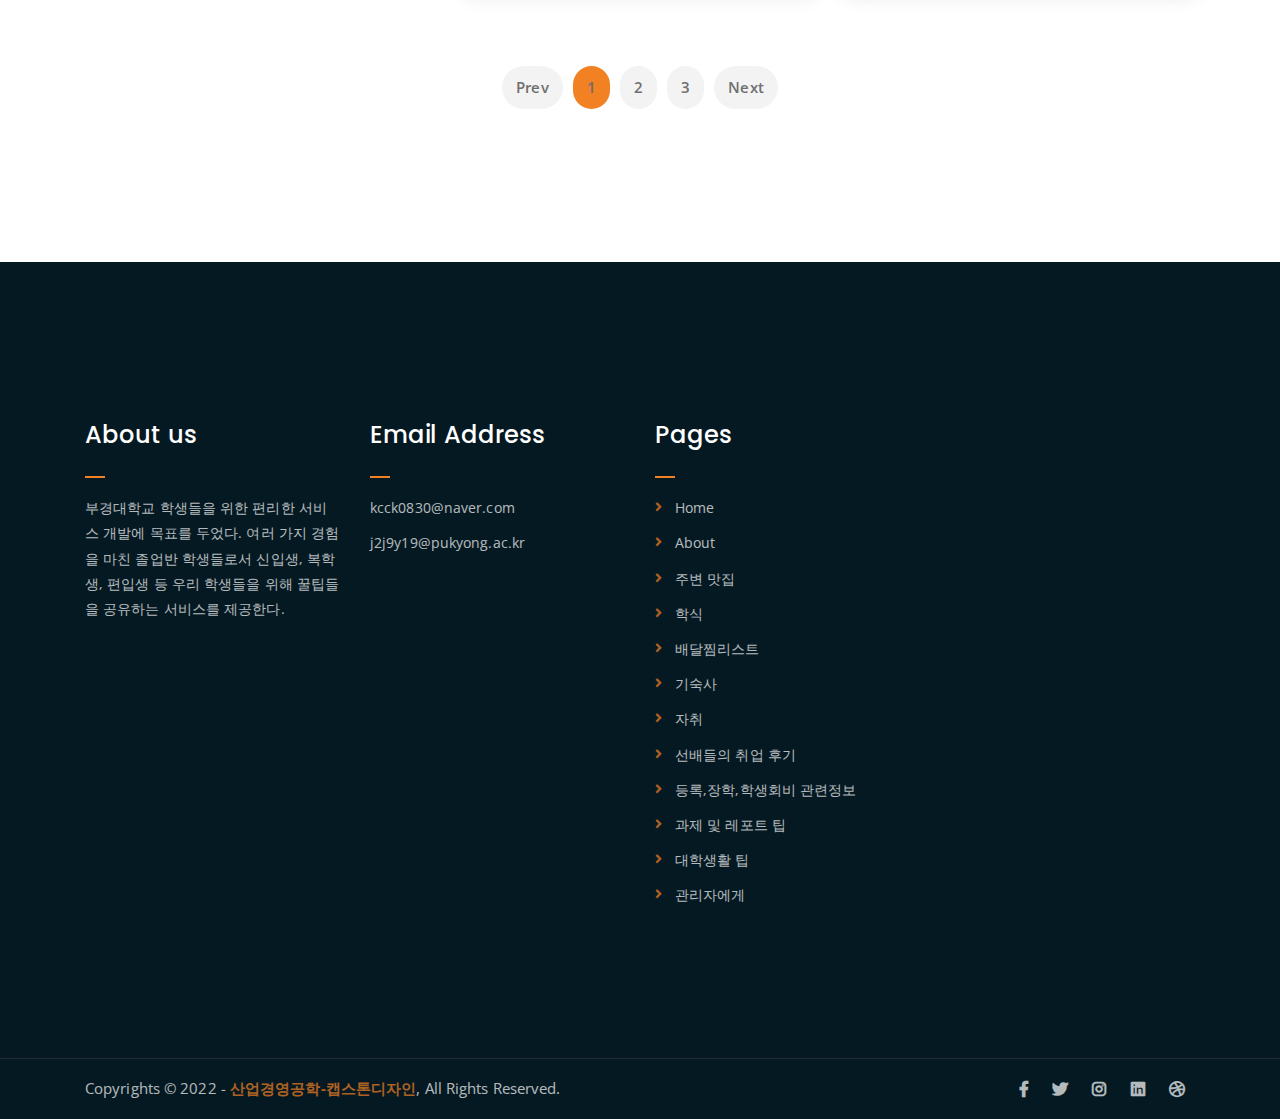
<file: jobadvice.html>
<!DOCTYPE html>
<html lang="en">
  <head>
    <meta charset="UTF-8" />
    <meta http-equiv="X-UA-Compatible" content="IE=edge" />
    <meta name="viewport" content="width=device-width, initial-scale=1" />
    <meta
      name="description"
      content="Responsive Bootstrap4 Shop Template, Created by Imran Hossain from https://imransdesign.com/"
    />

    <!-- title -->
    <title>선배들의 취업 후기</title>

    <!-- favicon -->
    <link rel="shortcut icon" type="image/png" href="assets/img/아이콘.png" />
    <!-- google font -->
    <link
      href="https://fonts.googleapis.com/css?family=Open+Sans:300,400,700"
      rel="stylesheet"
    />
    <link
      href="https://fonts.googleapis.com/css?family=Poppins:400,700&display=swap"
      rel="stylesheet"
    />
    <!-- fontawesome -->
    <link rel="stylesheet" href="assets/css/all.min.css" />
    <!-- bootstrap -->
    <link rel="stylesheet" href="assets/bootstrap/css/bootstrap.min.css" />
    <!-- owl carousel -->
    <link rel="stylesheet" href="assets/css/owl.carousel.css" />
    <!-- magnific popup -->
    <link rel="stylesheet" href="assets/css/magnific-popup.css" />
    <!-- animate css -->
    <link rel="stylesheet" href="assets/css/animate.css" />
    <!-- mean menu css -->
    <link rel="stylesheet" href="assets/css/meanmenu.min.css" />
    <!-- main style -->
    <link rel="stylesheet" href="assets/css/main.css" />
    <!-- responsive -->
    <link rel="stylesheet" href="assets/css/responsive.css" />
  </head>
  <body>
    <!--PreLoader-->
    <div class="loader">
      <div class="loader-inner">
        <div class="circle"></div>
      </div>
    </div>
    <!--PreLoader Ends-->

     <!-- header -->
    <div class="top-header-area" id="sticker">
      <div class="container">
        <div class="row">
          <div class="col-lg-12 col-sm-12 text-center">
            <div class="main-menu-wrap">
              <!-- logo -->
              <div class="site-logo">
                <a href="index.html">
                  <img src="assets/img/로고.png" alt="" />
                </a>
              </div>
              <!-- logo -->

              <!-- menu start -->
              <nav class="main-menu">
                <ul>
                  <li class="current-list-item">
                    <a href="index.html">Home</a>
                  </li>
                  <li><a href="about.html">About</a></li>
                  <li>
                    <a href="#">주변 맛집 및 학식 배달찜리스트</a>
                    <ul class="sub-menu">
                      <li><a href="neareat.html">주변 맛집</a></li>
                      <li><a href="schooleat.html">학식</a></li>
                      <li><a href="deliveryeat.html">배달찜리스트</a></li>
                    </ul>
                  </li>
                  <li>
                    <a href="#">기숙사 및 자취 팁</a>
                    <ul class="sub-menu">
                      <li><a href="gisooktip.html">기숙사</a></li>
                      <li><a href="alone.html">자취</a></li>
                    </ul>
                  </li>
                  <li><a href="jobadvice.html">선배들의 취업 후기</a></li>
                  <!--취업 기숙사형식대로-->
                  <li>
                    <a href="money.html">등록,장학,학생회비 관련정보</a>
                  </li>
                  <li><a href="assignment.html">과제 및 레포트 팁</a></li>
                  <!---->
                  <li><a href="tip.html">대학생활 팁</a></li>
                  <li><a href="contact.html">관리자에게</a></li>
                </ul>
              </nav>
              <div class="mobile-menu"></div>
              <!-- menu end -->
            </div>
          </div>
        </div>
      </div>
    </div>
    <!-- end header -->

    <!-- search area -->
    <div class="search-area">
      <div class="container">
        <div class="row">
          <div class="col-lg-12">
            <span class="close-btn"><i class="fas fa-window-close"></i></span>
            <div class="search-bar">
              <div class="search-bar-tablecell">
                <h3>Search For:</h3>
                <input type="text" placeholder="Keywords" />
                <button type="submit">
                  Search <i class="fas fa-search"></i>
                </button>
              </div>
            </div>
          </div>
        </div>
      </div>
    </div>
    <!-- end search arewa -->

    <!-- breadcrumb-section -->
    <div class="breadcrumb-section breadcrumb-bg">
      <div class="container">
        <div class="row">
          <div class="col-lg-8 offset-lg-2 text-center">
            <div class="breadcrumb-text">
              <p>부경 꿀팁 연구소</p>
              <h1>선배들의 취업 후기</h1>
            </div>
          </div>
        </div>
      </div>
    </div>
    <!-- end breadcrumb section -->

    <!-- latest news -->
    <div class="latest-news mt-150 mb-150">
      <div class="container">
        <div class="row">
          <div class="col-lg-4 col-md-6">
            <div class="single-latest-news">
              <a href="취업/취업관련질문1.html"
                ><div class="latest-news-bg news-bg-1"></div
              ></a>
              <div class="news-text-box">
                <h3>
                  <a href="취업/취업관련질문1.html">취업 관련 질문들 1</a>
                </h3>
                <p class="blog-meta">
                  <span class="author"><i class="fas fa-user"></i> 졸업생</span>
                  <span class="date"
                </p>
                <p class="excerpt">
                  자기소개서는 어떻게 쓰나요?<br />면접대비는 어떻게 하셨나요?
                </p>
                <a href="취업/취업관련질문1.html" class="read-more-btn"
                  >read more <i class="fas fa-angle-right"></i
                ></a>
              </div>
            </div>
          </div>
          <div class="col-lg-4 col-md-6">
            <div class="single-latest-news">
              <a href="취업/취업관련질문2.html"
                ><div class="latest-news-bg news-bg-2"></div
              ></a>
              <div class="news-text-box">
                <h3>
                  <a href="취업/취업관련질문2.html">취업 관련 질문들 2</a>
                </h3>
                <p class="blog-meta">
                  <span class="author"><i class="fas fa-user"></i> 졸업생</span>
                  <span class="date"
                </p>
                <p class="excerpt">
                  자격증은 뭐뭐 따는게 좋을까요?<br />제가 지금 뭘 해두는게
                  좋을까요?<br />제가 하고 싶은걸 모르겠어요.
                </p>
                <a href="취업/취업관련질문2.html" class="read-more-btn"
                  >read more <i class="fas fa-angle-right"></i
                ></a>
              </div>
            </div>
          </div>
          <div class="col-lg-4 col-md-6">
            <div class="single-latest-news">
              <a href="취업/취업피할회사.html"
                ><div class="latest-news-bg news-bg-3"></div
              ></a>
              <div class="news-text-box">
                <h3>
                  <a href="취업/취업피할회사.html"
                    >취업시 피해야 할 회사 고르는 법</a
                  >
                </h3>
                <p class="blog-meta">
                  <span class="author"><i class="fas fa-user"></i> 졸업생</span>
                  <span class="date"
                    >
                </p>
                <p class="excerpt">
                  취업시 피해야 할 회사 고르는 법
                </p>
                <a href="취업/취업피할회사.html" class="read-more-btn"
                  >read more <i class="fas fa-angle-right"></i
                ></a>
              </div>
            </div>
          </div>
          <div class="col-lg-4 col-md-6">
            <div class="single-latest-news">
              <a href="취업/H사면접후기.html"
                ><div class="latest-news-bg news-bg-4"></div
              ></a>
              <div class="news-text-box">
                <h3>
                  <a href="취업/H사면접후기.html"
                    >2018년 H사 면접 후기</a
                  >
                </h3>
                <p class="blog-meta">
                  <span class="author"><i class="fas fa-user"></i> 졸업생</span>
                  <span class="date"
                    >
                </p>
                <p class="excerpt">
                  2018년 H사 면접후기입니다.<br>
                  재미로 봐주세요.
                </p>
                <a href="취업/H사면접후기.html" class="read-more-btn"
                  >read more <i class="fas fa-angle-right"></i
                ></a>
              </div>
            </div>
          </div>
          <div class="col-lg-4 col-md-6">
            <div class="single-latest-news">
              <a href="취업/관세사합격수기.html"
                ><div class="latest-news-bg news-bg-5"></div
              ></a>
              <div class="news-text-box">
                <h3>
                  <a href="취업/관세사합격수기.html"
                    >관세사 합격수기입니다</a
                  >
                </h3>
                <p class="blog-meta">
                  <span class="author"><i class="fas fa-user"></i> 졸업생</span>
                  <span class="date"
                    >
                </p>
                <p class="excerpt">
                  해당 게시물은 외부 커뮤니티로의 유출이 금지되어 있습니다.<br>
                  링크를 달아놓겠습니다.<br>해당 사이트에서 확인하세요.
                </p>
                <a href="취업/관세사합격수기.html" class="read-more-btn"
                  >read more <i class="fas fa-angle-right"></i
                ></a>
              </div>
            </div>
          </div>
          <div class="col-lg-4 col-md-6">
            <div class="single-latest-news">
              <a href="취업/한국공항공사합격.html"
                ><div class="latest-news-bg news-bg-6"></div
              ></a>
              <div class="news-text-box">
                <h3>
                  <a href="취업/한국공항공사합격.html"
                    >한국공항공사 최종합격(전기직)</a
                  >
                </h3>
                <p class="blog-meta">
                  <span class="author"><i class="fas fa-user"></i> 졸업생</span>
                  <span class="date">
                </p>
                <p class="excerpt">
                  해당 게시물은 외부 커뮤니티로의 유출이 금지되어 있습니다.<br>
                  링크를 달아놓겠습니다.<br>해당 사이트에서 확인하세요.
                </p>
                <a href="취업/한국공항공사합격.html" class="read-more-btn"
                  >read more <i class="fas fa-angle-right"></i
                ></a>
              </div>
            </div>
          </div>
		</div>
        <div class="row">
          <div class="container">
            <div class="row">
              <div class="col-lg-12 text-center">
                <div class="pagination-wrap">
                  <ul>
                    <li><a href="#">Prev</a></li>
                    <li><a class="active" href="jobadvice.html">1</a></li>
                    <li><a href="jobadvice2.html">2</a></li>
                    <li><a href="jobadvice3.html">3</a></li>
                    <li><a href="jobadvice2.html">Next</a></li>
                  </ul>
                </div>
              </div>
            </div>
          </div>
        </div>
      </div>
    </div>
    <!-- end latest news -->

    <div class="ad-banner">
<ins class="kakao_ad_area" style="display:none;" 
 data-ad-unit    = "DAN-7icvMyRwjVuARJw1" 
 data-ad-width   = "320" 
 data-ad-height  = "100"></ins> 
<script type="text/javascript" src="//t1.daumcdn.net/kas/static/ba.min.js" async></script>
    </div>

    <!-- footer -->
    <div class="footer-area">
      <div class="container">
        <div class="row">
          <div class="col-lg-3 col-md-6">
            <div class="footer-box about-widget">
              <h2 class="widget-title">About us</h2>
              <p>
                부경대학교 학생들을 위한 편리한 서비스 개발에 목표를 두었다.
                여러 가지 경험을 마친 졸업반 학생들로서 신입생, 복학생, 편입생
                등 우리 학생들을 위해 꿀팁들을 공유하는 서비스를 제공한다.
              </p>
            </div>
          </div>
          <div class="col-lg-3 col-md-6">
            <div class="footer-box get-in-touch">
              <h2 class="widget-title">Email Address</h2>
              <ul>
                <li>kcck0830@naver.com</li>
                <li>j2j9y19@pukyong.ac.kr</li>
              </ul>
            </div>
          </div>
          <div class="col-lg-3 col-md-6">
            <div class="footer-box pages">
              <h2 class="widget-title">Pages</h2>
              <ul>
                <li><a href="index.html">Home</a></li>
                <li><a href="about.html">About</a></li>
                <li><a href="neareat.html">주변 맛집</a></li>
                <li><a href="schooleat.html">학식</a></li>
                <li><a href="deliveryeat.html">배달찜리스트</a></li>
                <li><a href="gisooktip.html">기숙사</a></li>
                <li><a href="alone.html">자취</a></li>
                <li><a href="jobadvice.html">선배들의 취업 후기</a></li>
                <li><a href="money.html">등록,장학,학생회비 관련정보</a></li>
                <li><a href="assignment.html">과제 및 레포트 팁</a></li>
                <li><a href="tip.html">대학생활 팁</a></li>
                <li><a href="contact.html">관리자에게</a></li>
              </ul>
            </div>
          </div>
        </div>
      </div>
    </div>
    <!-- end footer -->

    <!-- copyright -->
    <div class="copyright">
      <div class="container">
        <div class="row">
          <div class="col-lg-6 col-md-12">
            <p>
              Copyrights &copy; 2022 -
              <a href="https://sme.pknu.ac.kr/sme/1"
                >산업경영공학-캡스톤디자인</a
              >, All Rights Reserved.
            </p>
          </div>
          <div class="col-lg-6 text-right col-md-12">
            <div class="social-icons">
              <ul>
                <li>
                  <a href="#" target="_blank"
                    ><i class="fab fa-facebook-f"></i
                  ></a>
                </li>
                <li>
                  <a href="#" target="_blank"><i class="fab fa-twitter"></i></a>
                </li>
                <li>
                  <a href="#" target="_blank"
                    ><i class="fab fa-instagram"></i
                  ></a>
                </li>
                <li>
                  <a href="#" target="_blank"
                    ><i class="fab fa-linkedin"></i
                  ></a>
                </li>
                <li>
                  <a href="#" target="_blank"
                    ><i class="fab fa-dribbble"></i
                  ></a>
                </li>
              </ul>
            </div>
          </div>
        </div>
      </div>
    </div>
    <!-- end copyright -->

    <!-- jquery -->
    <script src="assets/js/jquery-1.11.3.min.js"></script>
    <!-- bootstrap -->
    <script src="assets/bootstrap/js/bootstrap.min.js"></script>
    <!-- count down -->
    <script src="assets/js/jquery.countdown.js"></script>
    <!-- isotope -->
    <script src="assets/js/jquery.isotope-3.0.6.min.js"></script>
    <!-- waypoints -->
    <script src="assets/js/waypoints.js"></script>
    <!-- owl carousel -->
    <script src="assets/js/owl.carousel.min.js"></script>
    <!-- magnific popup -->
    <script src="assets/js/jquery.magnific-popup.min.js"></script>
    <!-- mean menu -->
    <script src="assets/js/jquery.meanmenu.min.js"></script>
    <!-- sticker js -->
    <script src="assets/js/sticker.js"></script>
    <!-- main js -->
    <script src="assets/js/main.js"></script>
  </body>
</html>
</file>
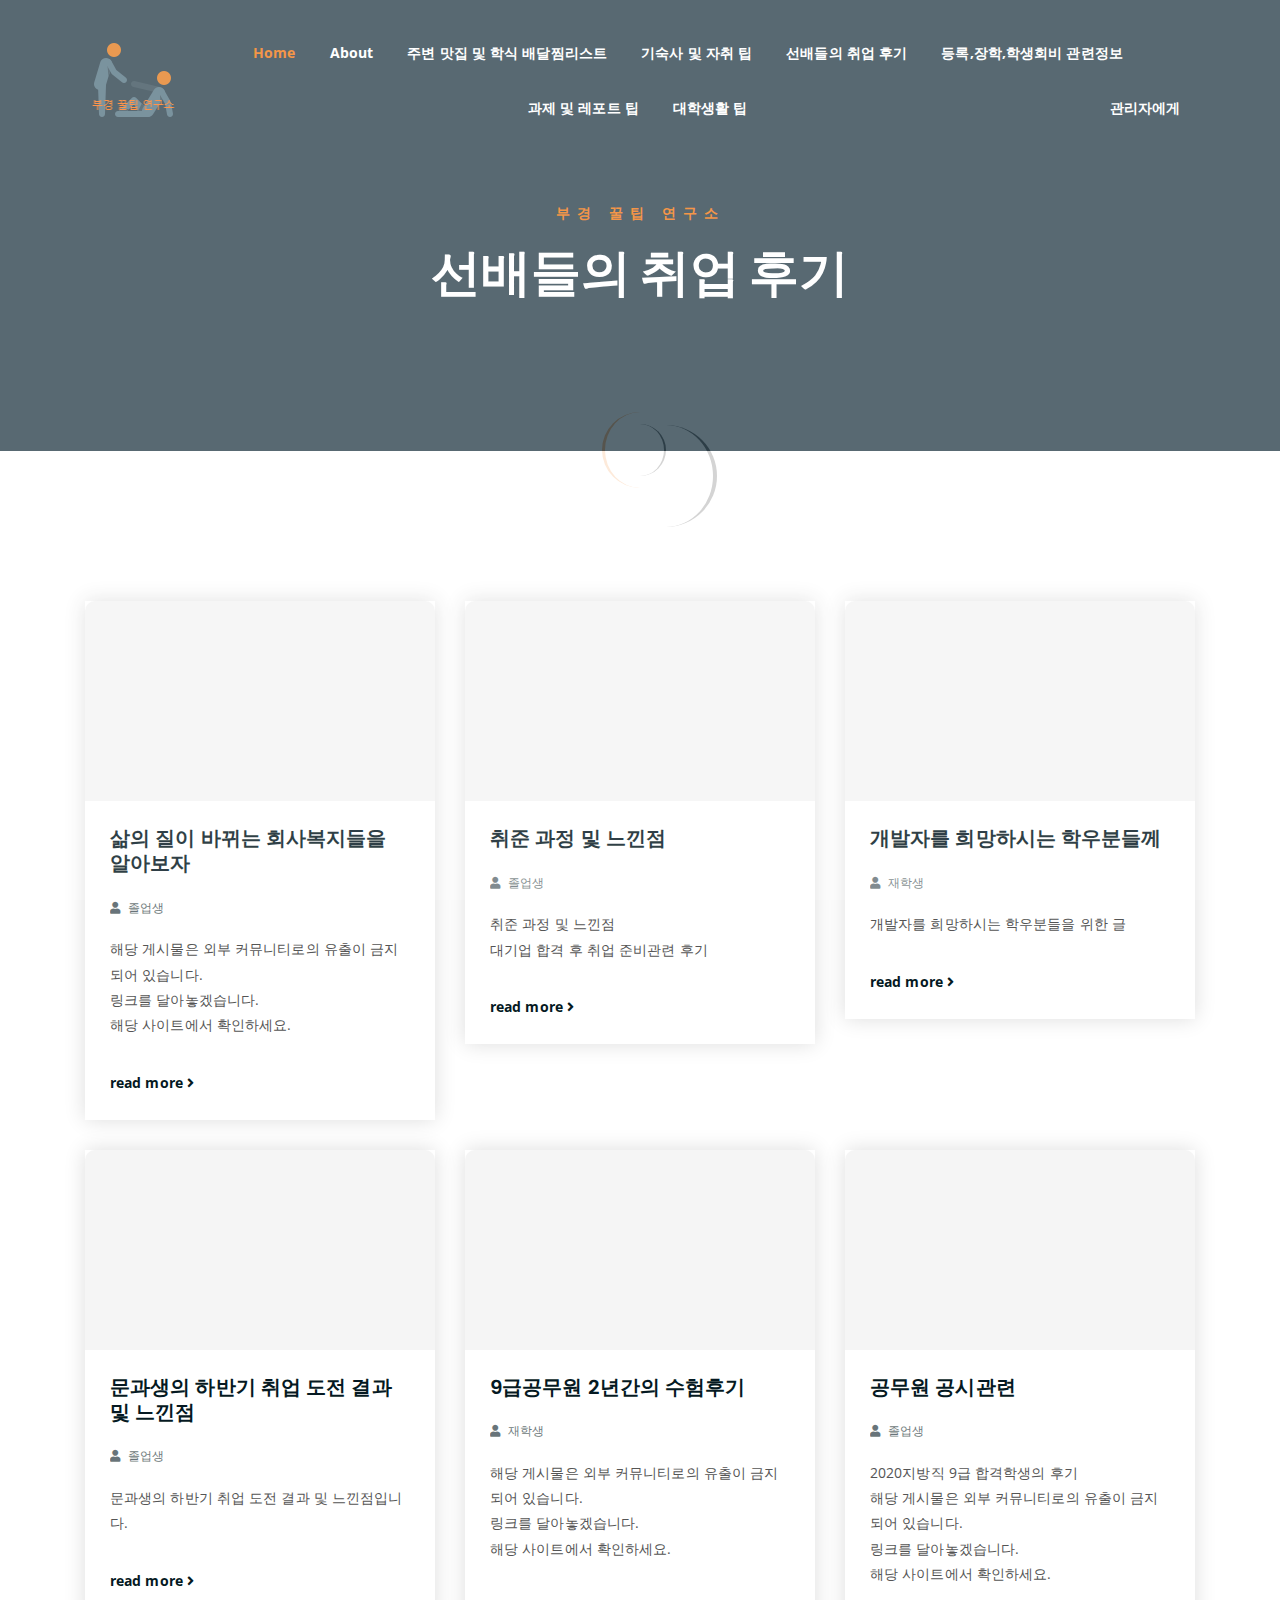
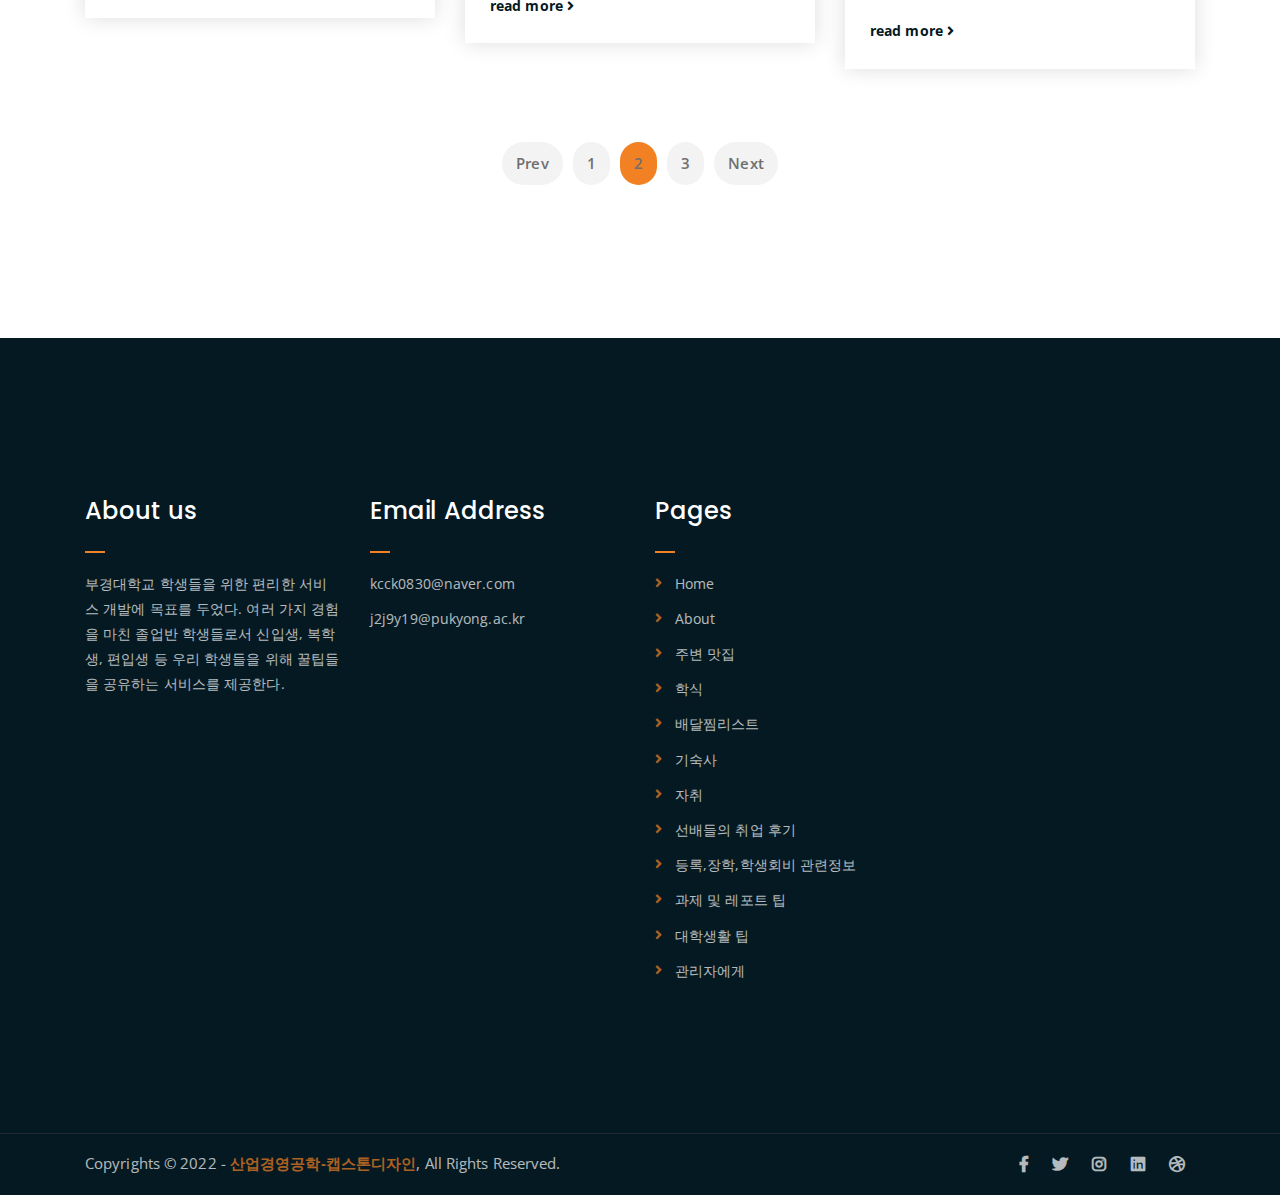
<file: jobadvice2.html>
<!DOCTYPE html>
<html lang="en">
  <head>
    <meta charset="UTF-8" />
    <meta http-equiv="X-UA-Compatible" content="IE=edge" />
    <meta name="viewport" content="width=device-width, initial-scale=1" />
    <meta
      name="description"
      content="Responsive Bootstrap4 Shop Template, Created by Imran Hossain from https://imransdesign.com/"
    />

    <!-- title -->
    <title>선배들의 취업 후기</title>

    <!-- favicon -->
    <link rel="shortcut icon" type="image/png" href="assets/img/아이콘.png" />
    <!-- google font -->
    <link
      href="https://fonts.googleapis.com/css?family=Open+Sans:300,400,700"
      rel="stylesheet"
    />
    <link
      href="https://fonts.googleapis.com/css?family=Poppins:400,700&display=swap"
      rel="stylesheet"
    />
    <!-- fontawesome -->
    <link rel="stylesheet" href="assets/css/all.min.css" />
    <!-- bootstrap -->
    <link rel="stylesheet" href="assets/bootstrap/css/bootstrap.min.css" />
    <!-- owl carousel -->
    <link rel="stylesheet" href="assets/css/owl.carousel.css" />
    <!-- magnific popup -->
    <link rel="stylesheet" href="assets/css/magnific-popup.css" />
    <!-- animate css -->
    <link rel="stylesheet" href="assets/css/animate.css" />
    <!-- mean menu css -->
    <link rel="stylesheet" href="assets/css/meanmenu.min.css" />
    <!-- main style -->
    <link rel="stylesheet" href="assets/css/main.css" />
    <!-- responsive -->
    <link rel="stylesheet" href="assets/css/responsive.css" />
  </head>
  <body>
    <!--PreLoader-->
    <div class="loader">
      <div class="loader-inner">
        <div class="circle"></div>
      </div>
    </div>
    <!--PreLoader Ends-->

    <!-- header -->
    <div class="top-header-area" id="sticker">
      <div class="container">
        <div class="row">
          <div class="col-lg-12 col-sm-12 text-center">
            <div class="main-menu-wrap">
              <!-- logo -->
              <div class="site-logo">
                <a href="index.html">
                  <img src="assets/img/로고.png" alt="" />
                </a>
              </div>
              <!-- logo -->

              <!-- menu start -->
              <nav class="main-menu">
                <ul>
                  <li class="current-list-item">
                    <a href="index.html">Home</a>
                  </li>
                  <li><a href="about.html">About</a></li>
                  <li>
                    <a href="#">주변 맛집 및 학식 배달찜리스트</a>
                    <ul class="sub-menu">
                      <li><a href="neareat.html">주변 맛집</a></li>
                      <li><a href="schooleat.html">학식</a></li>
                      <li><a href="deliveryeat.html">배달찜리스트</a></li>
                    </ul>
                  </li>
                  <li>
                    <a href="#">기숙사 및 자취 팁</a>
                    <ul class="sub-menu">
                      <li><a href="gisooktip.html">기숙사</a></li>
                      <li><a href="alone.html">자취</a></li>
                    </ul>
                  </li>
                  <li><a href="jobadvice.html">선배들의 취업 후기</a></li>
                  <!--취업 기숙사형식대로-->
                  <li>
                    <a href="money.html">등록,장학,학생회비 관련정보</a>
                  </li>
                  <li><a href="assignment.html">과제 및 레포트 팁</a></li>
                  <!---->
                  <li><a href="tip.html">대학생활 팁</a></li>
                  <li><a href="contact.html">관리자에게</a></li>
                </ul>
              </nav>
              <div class="mobile-menu"></div>
              <!-- menu end -->
            </div>
          </div>
        </div>
      </div>
    </div>
    <!-- end header -->

    <!-- search area -->
    <div class="search-area">
      <div class="container">
        <div class="row">
          <div class="col-lg-12">
            <span class="close-btn"><i class="fas fa-window-close"></i></span>
            <div class="search-bar">
              <div class="search-bar-tablecell">
                <h3>Search For:</h3>
                <input type="text" placeholder="Keywords" />
                <button type="submit">
                  Search <i class="fas fa-search"></i>
                </button>
              </div>
            </div>
          </div>
        </div>
      </div>
    </div>
    <!-- end search arewa -->

    <!-- breadcrumb-section -->
    <div class="breadcrumb-section breadcrumb-bg">
      <div class="container">
        <div class="row">
          <div class="col-lg-8 offset-lg-2 text-center">
            <div class="breadcrumb-text">
              <p>부경 꿀팁 연구소</p>
              <h1>선배들의 취업 후기</h1>
            </div>
          </div>
        </div>
      </div>
    </div>
    <!-- end breadcrumb section -->

    <!-- latest news -->
    <div class="latest-news mt-150 mb-150">
      <div class="container">
        <div class="row">
          <div class="col-lg-4 col-md-6">
            <div class="single-latest-news">
              <a href="취업/회사복지.html"
                ><div class="latest-news-bg news-bg-1"></div
              ></a>
              <div class="news-text-box">
                <h3>
                  <a href="취업/회사복지.html">삶의 질이 바뀌는 회사복지들을 알아보자</a>
                </h3>
                <p class="blog-meta">
                  <span class="author"><i class="fas fa-user"></i> 졸업생</span>
                  <span class="date"></span>
                </p>
                <p class="excerpt">
                  해당 게시물은 외부 커뮤니티로의 유출이 금지되어 있습니다.<br>
                  링크를 달아놓겠습니다.<br>해당 사이트에서 확인하세요.
                </p>
                <a href="취업/회사복지.html" class="read-more-btn"
                  >read more <i class="fas fa-angle-right"></i
                ></a>
              </div>
            </div>
          </div>
          <div class="col-lg-4 col-md-6">
            <div class="single-latest-news">
              <a href="취업/취준과정.html"
                ><div class="latest-news-bg news-bg-2"></div
              ></a>
              <div class="news-text-box">
                <h3>
                  <a href="취업/취준과정.html">취준 과정 및 느낀점</a>
                </h3>
                <p class="blog-meta">
                  <span class="author"><i class="fas fa-user"></i> 졸업생</span>
                  <span class="date"></span>
                </p>
                <p class="excerpt">
                  취준 과정 및 느낀점<br>
                  대기업 합격 후 취업 준비관련 후기
                </p>
                <a href="취업/취준과정.html" class="read-more-btn"
                  >read more <i class="fas fa-angle-right"></i
                ></a>
              </div>
            </div>
          </div>
          <div class="col-lg-4 col-md-6">
            <div class="single-latest-news">
              <a href="취업/개발자준비.html"
                ><div class="latest-news-bg news-bg-3"></div
              ></a>
              <div class="news-text-box">
                <h3>
                  <a href="취업/개발자준비.html"
                    >개발자를 희망하시는 학우분들께</a
                  >
                </h3>
                <p class="blog-meta">
                  <span class="author"><i class="fas fa-user"></i> 재학생</span>
                  <span class="date"
                    >
                </p>
                <p class="excerpt">
                  개발자를 희망하시는 학우분들을 위한 글
                </p>
                <a href="취업/개발자준비.html" class="read-more-btn"
                  >read more <i class="fas fa-angle-right"></i
                ></a>
              </div>
            </div>
          </div>
          <div class="col-lg-4 col-md-6">
            <div class="single-latest-news">
              <a href="취업/문과생취업.html"
                ><div class="latest-news-bg news-bg-4"></div
              ></a>
              <div class="news-text-box">
                <h3>
                  <a href="취업/문과생취업.html"
                    >문과생의 하반기 취업 도전 결과 및 느낀점</a
                  >
                </h3>
                <p class="blog-meta">
                  <span class="author"><i class="fas fa-user"></i> 졸업생</span>
                  <span class="date"
                    >
                </p>
                <p class="excerpt">
                  문과생의 하반기 취업 도전 결과 및 느낀점입니다.
                </p>
                <a href="취업/문과생취업.html" class="read-more-btn"
                  >read more <i class="fas fa-angle-right"></i
                ></a>
              </div>
            </div>
          </div>
          <div class="col-lg-4 col-md-6">
            <div class="single-latest-news">
              <a href="취업/9급2년후기.html"
                ><div class="latest-news-bg news-bg-5"></div
              ></a>
              <div class="news-text-box">
                <h3>
                  <a href="취업/9급2년후기.html"
                    >9급공무원 2년간의 수험후기</a
                  >
                </h3>
                <p class="blog-meta">
                  <span class="author"><i class="fas fa-user"></i> 재학생</span>
                  <span class="date"
                    >
                </p>
                <p class="excerpt">
                  해당 게시물은 외부 커뮤니티로의 유출이 금지되어 있습니다.<br>
                  링크를 달아놓겠습니다.<br>해당 사이트에서 확인하세요.
                </p>
                <a href="취업/9급2년후기.html" class="read-more-btn"
                  >read more <i class="fas fa-angle-right"></i
                ></a>
              </div>
            </div>
          </div>
          <div class="col-lg-4 col-md-6">
            <div class="single-latest-news">
              <a href="취업/공무원공시.html"
                ><div class="latest-news-bg news-bg-6"></div
              ></a>
              <div class="news-text-box">
                <h3>
                  <a href="취업/공무원공시.html"
                    >공무원 공시관련</a
                  >
                </h3>
                <p class="blog-meta">
                  <span class="author"><i class="fas fa-user"></i> 졸업생</span>
                  <span class="date">
                </p>
                <p class="excerpt">
                  2020지방직 9급 합격학생의 후기<br>
                  해당 게시물은 외부 커뮤니티로의 유출이 금지되어 있습니다.<br>
                  링크를 달아놓겠습니다.<br>해당 사이트에서 확인하세요.
                </p>
                <a href="취업/공무원공시.html" class="read-more-btn"
                  >read more <i class="fas fa-angle-right"></i
                ></a>
              </div>
            </div>
          </div>
		</div>
        <div class="row">
          <div class="container">
            <div class="row">
              <div class="col-lg-12 text-center">
                <div class="pagination-wrap">
                  <ul>
                    <li><a href="jobadvice.html">Prev</a></li>
                    <li><a href="jobadvice.html">1</a></li>
                    <li><a class="active" href="jobadvice2.html">2</a></li>
                    <li><a href="jobadvice3.html">3</a></li>
                    <li><a href="jobadvice3.html">Next</a></li>
                  </ul>
                </div>
              </div>
            </div>
          </div>
        </div>
      </div>
    </div>
    <!-- end latest news -->

    <div class="ad-banner">
<ins class="kakao_ad_area" style="display:none;" 
 data-ad-unit    = "DAN-sntrgnBGWPX1ySV2" 
 data-ad-width   = "320" 
 data-ad-height  = "100"></ins> 
<script type="text/javascript" src="//t1.daumcdn.net/kas/static/ba.min.js" async></script>
    </div>

    <!-- footer -->
    <div class="footer-area">
      <div class="container">
        <div class="row">
          <div class="col-lg-3 col-md-6">
            <div class="footer-box about-widget">
              <h2 class="widget-title">About us</h2>
              <p>
                부경대학교 학생들을 위한 편리한 서비스 개발에 목표를 두었다.
                여러 가지 경험을 마친 졸업반 학생들로서 신입생, 복학생, 편입생
                등 우리 학생들을 위해 꿀팁들을 공유하는 서비스를 제공한다.
              </p>
            </div>
          </div>
          <div class="col-lg-3 col-md-6">
            <div class="footer-box get-in-touch">
              <h2 class="widget-title">Email Address</h2>
              <ul>
                <li>kcck0830@naver.com</li>
                <li>j2j9y19@pukyong.ac.kr</li>
              </ul>
            </div>
          </div>
          <div class="col-lg-3 col-md-6">
            <div class="footer-box pages">
              <h2 class="widget-title">Pages</h2>
              <ul>
                <li><a href="index.html">Home</a></li>
                <li><a href="about.html">About</a></li>
                <li><a href="neareat.html">주변 맛집</a></li>
                <li><a href="schooleat.html">학식</a></li>
                <li><a href="deliveryeat.html">배달찜리스트</a></li>
                <li><a href="gisooktip.html">기숙사</a></li>
                <li><a href="alone.html">자취</a></li>
                <li><a href="jobadvice.html">선배들의 취업 후기</a></li>
                <li><a href="money.html">등록,장학,학생회비 관련정보</a></li>
                <li><a href="assignment.html">과제 및 레포트 팁</a></li>
                <li><a href="tip.html">대학생활 팁</a></li>
                <li><a href="contact.html">관리자에게</a></li>
              </ul>
            </div>
          </div>
        </div>
      </div>
    </div>
    <!-- end footer -->

    <!-- copyright -->
    <div class="copyright">
      <div class="container">
        <div class="row">
          <div class="col-lg-6 col-md-12">
            <p>
              Copyrights &copy; 2022 -
              <a href="https://sme.pknu.ac.kr/sme/1"
                >산업경영공학-캡스톤디자인</a
              >, All Rights Reserved.
            </p>
          </div>
          <div class="col-lg-6 text-right col-md-12">
            <div class="social-icons">
              <ul>
                <li>
                  <a href="#" target="_blank"
                    ><i class="fab fa-facebook-f"></i
                  ></a>
                </li>
                <li>
                  <a href="#" target="_blank"><i class="fab fa-twitter"></i></a>
                </li>
                <li>
                  <a href="#" target="_blank"
                    ><i class="fab fa-instagram"></i
                  ></a>
                </li>
                <li>
                  <a href="#" target="_blank"
                    ><i class="fab fa-linkedin"></i
                  ></a>
                </li>
                <li>
                  <a href="#" target="_blank"
                    ><i class="fab fa-dribbble"></i
                  ></a>
                </li>
              </ul>
            </div>
          </div>
        </div>
      </div>
    </div>
    <!-- end copyright -->

    <!-- jquery -->
    <script src="assets/js/jquery-1.11.3.min.js"></script>
    <!-- bootstrap -->
    <script src="assets/bootstrap/js/bootstrap.min.js"></script>
    <!-- count down -->
    <script src="assets/js/jquery.countdown.js"></script>
    <!-- isotope -->
    <script src="assets/js/jquery.isotope-3.0.6.min.js"></script>
    <!-- waypoints -->
    <script src="assets/js/waypoints.js"></script>
    <!-- owl carousel -->
    <script src="assets/js/owl.carousel.min.js"></script>
    <!-- magnific popup -->
    <script src="assets/js/jquery.magnific-popup.min.js"></script>
    <!-- mean menu -->
    <script src="assets/js/jquery.meanmenu.min.js"></script>
    <!-- sticker js -->
    <script src="assets/js/sticker.js"></script>
    <!-- main js -->
    <script src="assets/js/main.js"></script>
  </body>
</html>
</file>
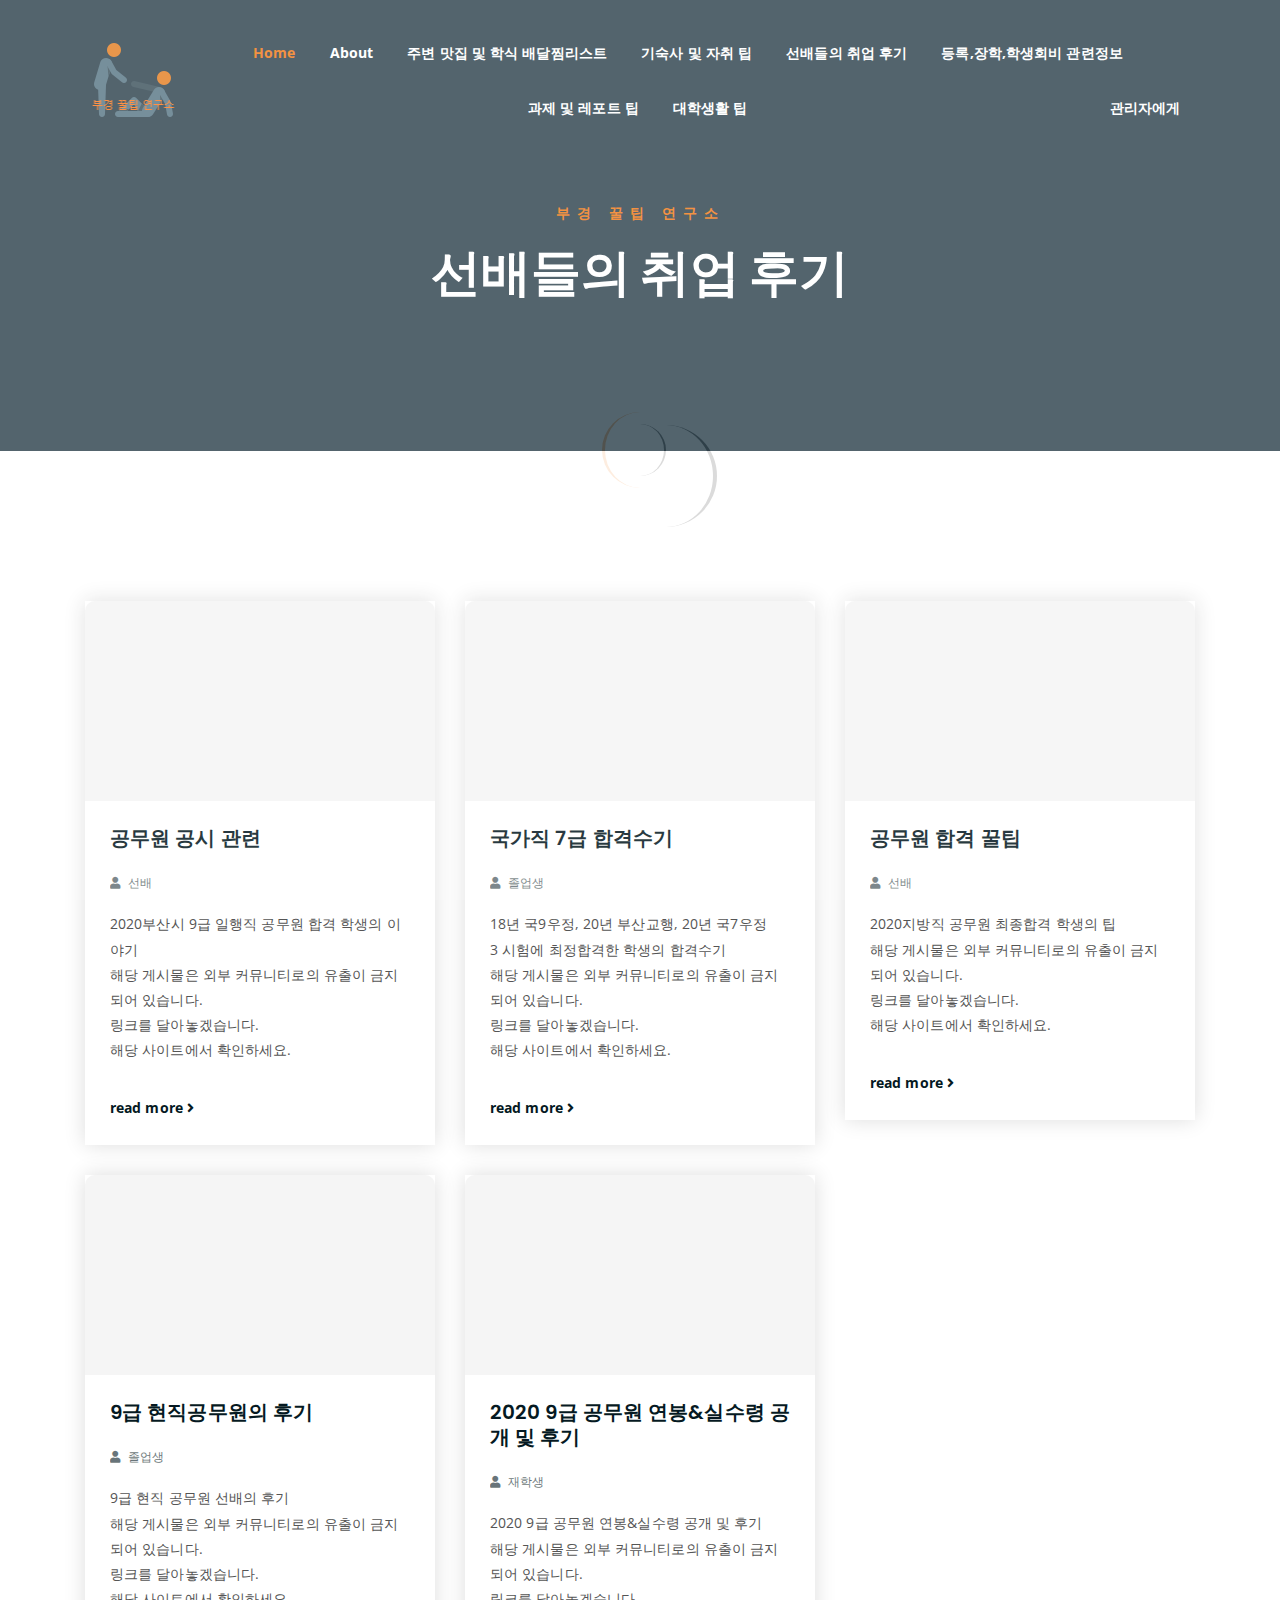
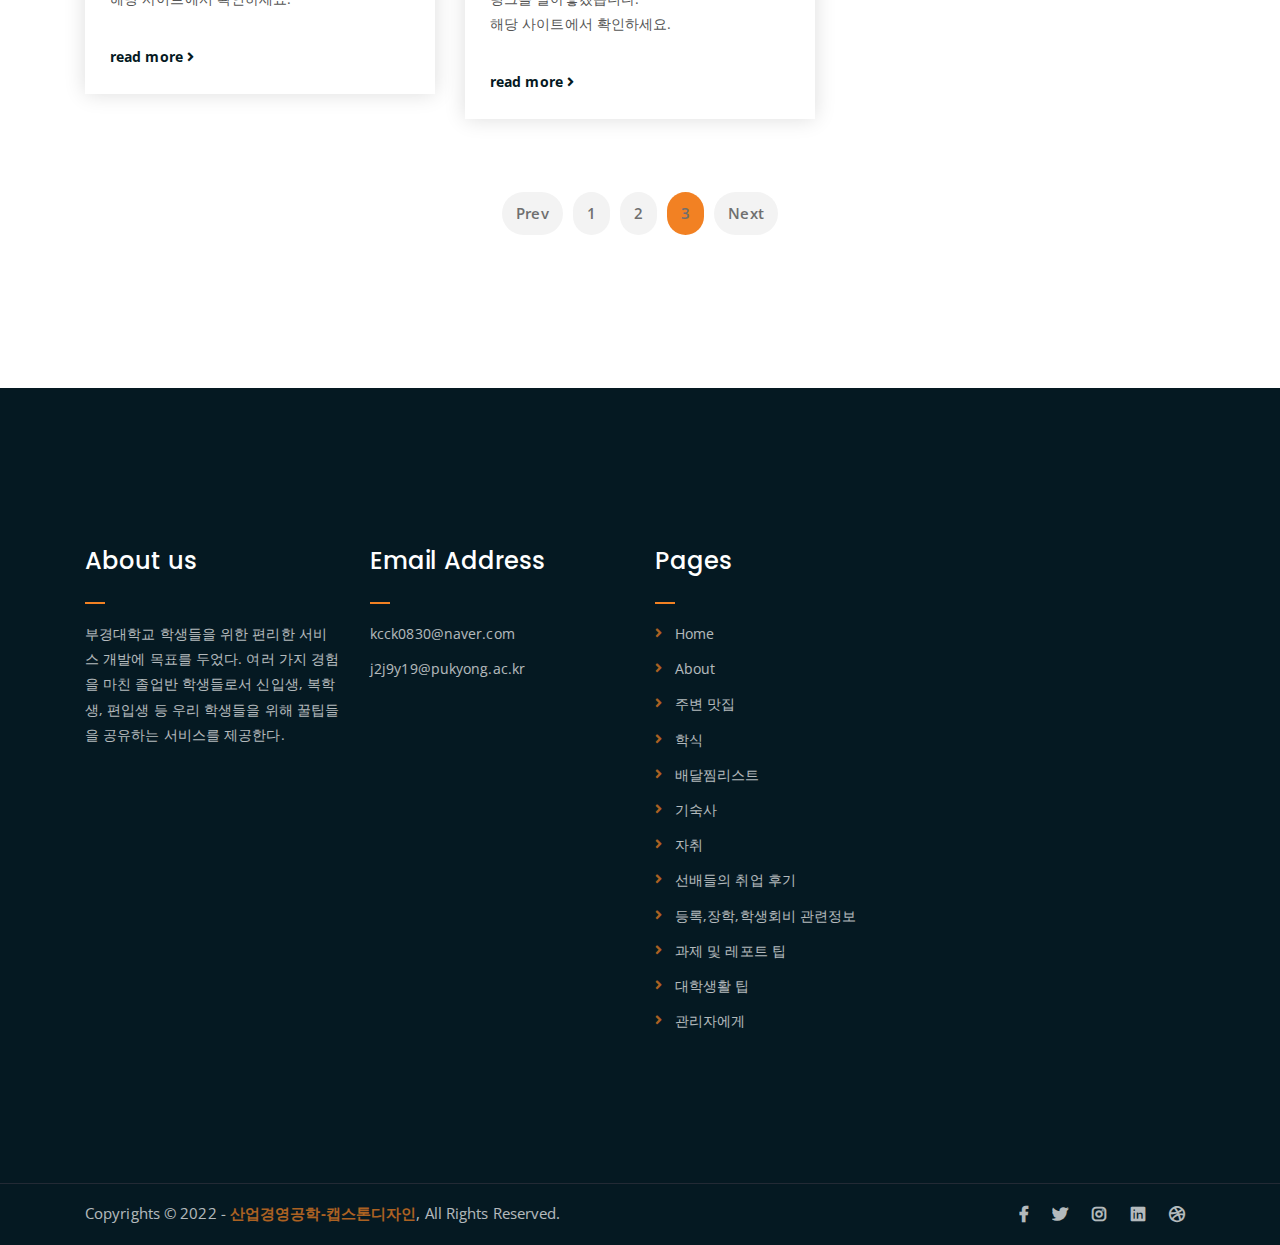
<file: jobadvice3.html>
<!DOCTYPE html>
<html lang="en">
  <head>
    <meta charset="UTF-8" />
    <meta http-equiv="X-UA-Compatible" content="IE=edge" />
    <meta name="viewport" content="width=device-width, initial-scale=1" />
    <meta
      name="description"
      content="Responsive Bootstrap4 Shop Template, Created by Imran Hossain from https://imransdesign.com/"
    />

    <!-- title -->
    <title>선배들의 취업 후기</title>

    <!-- favicon -->
    <link rel="shortcut icon" type="image/png" href="assets/img/아이콘.png" />
    <!-- google font -->
    <link
      href="https://fonts.googleapis.com/css?family=Open+Sans:300,400,700"
      rel="stylesheet"
    />
    <link
      href="https://fonts.googleapis.com/css?family=Poppins:400,700&display=swap"
      rel="stylesheet"
    />
    <!-- fontawesome -->
    <link rel="stylesheet" href="assets/css/all.min.css" />
    <!-- bootstrap -->
    <link rel="stylesheet" href="assets/bootstrap/css/bootstrap.min.css" />
    <!-- owl carousel -->
    <link rel="stylesheet" href="assets/css/owl.carousel.css" />
    <!-- magnific popup -->
    <link rel="stylesheet" href="assets/css/magnific-popup.css" />
    <!-- animate css -->
    <link rel="stylesheet" href="assets/css/animate.css" />
    <!-- mean menu css -->
    <link rel="stylesheet" href="assets/css/meanmenu.min.css" />
    <!-- main style -->
    <link rel="stylesheet" href="assets/css/main.css" />
    <!-- responsive -->
    <link rel="stylesheet" href="assets/css/responsive.css" />
  </head>
  <body>
    <!--PreLoader-->
    <div class="loader">
      <div class="loader-inner">
        <div class="circle"></div>
      </div>
    </div>
    <!--PreLoader Ends-->

      <!-- header -->
    <div class="top-header-area" id="sticker">
      <div class="container">
        <div class="row">
          <div class="col-lg-12 col-sm-12 text-center">
            <div class="main-menu-wrap">
              <!-- logo -->
              <div class="site-logo">
                <a href="index.html">
                  <img src="assets/img/로고.png" alt="" />
                </a>
              </div>
              <!-- logo -->

              <!-- menu start -->
              <nav class="main-menu">
                <ul>
                  <li class="current-list-item">
                    <a href="index.html">Home</a>
                  </li>
                  <li><a href="about.html">About</a></li>
                  <li>
                    <a href="#">주변 맛집 및 학식 배달찜리스트</a>
                    <ul class="sub-menu">
                      <li><a href="neareat.html">주변 맛집</a></li>
                      <li><a href="schooleat.html">학식</a></li>
                      <li><a href="deliveryeat.html">배달찜리스트</a></li>
                    </ul>
                  </li>
                  <li>
                    <a href="#">기숙사 및 자취 팁</a>
                    <ul class="sub-menu">
                      <li><a href="gisooktip.html">기숙사</a></li>
                      <li><a href="alone.html">자취</a></li>
                    </ul>
                  </li>
                  <li><a href="jobadvice.html">선배들의 취업 후기</a></li>
                  <!--취업 기숙사형식대로-->
                  <li>
                    <a href="money.html">등록,장학,학생회비 관련정보</a>
                  </li>
                  <li><a href="assignment.html">과제 및 레포트 팁</a></li>
                  <!---->
                  <li><a href="tip.html">대학생활 팁</a></li>
                  <li><a href="contact.html">관리자에게</a></li>
                </ul>
              </nav>
              <div class="mobile-menu"></div>
              <!-- menu end -->
            </div>
          </div>
        </div>
      </div>
    </div>
    <!-- end header -->

    <!-- search area -->
    <div class="search-area">
      <div class="container">
        <div class="row">
          <div class="col-lg-12">
            <span class="close-btn"><i class="fas fa-window-close"></i></span>
            <div class="search-bar">
              <div class="search-bar-tablecell">
                <h3>Search For:</h3>
                <input type="text" placeholder="Keywords" />
                <button type="submit">
                  Search <i class="fas fa-search"></i>
                </button>
              </div>
            </div>
          </div>
        </div>
      </div>
    </div>
    <!-- end search arewa -->

    <!-- breadcrumb-section -->
    <div class="breadcrumb-section breadcrumb-bg">
      <div class="container">
        <div class="row">
          <div class="col-lg-8 offset-lg-2 text-center">
            <div class="breadcrumb-text">
              <p>부경 꿀팁 연구소</p>
              <h1>선배들의 취업 후기</h1>
            </div>
          </div>
        </div>
      </div>
    </div>
    <!-- end breadcrumb section -->

    <!-- latest news -->
    <div class="latest-news mt-150 mb-150">
      <div class="container">
        <div class="row">
          <div class="col-lg-4 col-md-6">
            <div class="single-latest-news">
              <a href="취업/2020부산시9급일행.html"
                ><div class="latest-news-bg news-bg-1"></div
              ></a>
              <div class="news-text-box">
                <h3>
                  <a href="취업/2020부산시9급일행.html">공무원 공시 관련</a>
                </h3>
                <p class="blog-meta">
                  <span class="author"><i class="fas fa-user"></i> 선배</span>
                  <span class="date"></span>
                </p>
                <p class="excerpt">
                  2020부산시 9급 일행직 공무원 합격 학생의 이야기<br>
                  해당 게시물은 외부 커뮤니티로의 유출이 금지되어 있습니다.<br>
                  링크를 달아놓겠습니다.<br>해당 사이트에서 확인하세요.
                </p>
                <a href="취업/2020부산시9급일행.html" class="read-more-btn"
                  >read more <i class="fas fa-angle-right"></i
                ></a>
              </div>
            </div>
          </div>
          <div class="col-lg-4 col-md-6">
            <div class="single-latest-news">
              <a href="취업/국가직7급.html"
                ><div class="latest-news-bg news-bg-2"></div
              ></a>
              <div class="news-text-box">
                <h3>
                  <a href="취업/국가직7급.html">국가직 7급 합격수기</a>
                </h3>
                <p class="blog-meta">
                  <span class="author"><i class="fas fa-user"></i> 졸업생</span>
                  <span class="date"></span>
                </p>
                <p class="excerpt">
                  18년 국9우정, 20년 부산교행, 20년 국7우정<br>
                  3 시험에 최정합격한 학생의 합격수기<br>
                  해당 게시물은 외부 커뮤니티로의 유출이 금지되어 있습니다.<br>
                  링크를 달아놓겠습니다.<br>해당 사이트에서 확인하세요.
                </p>
                <a href="취업/국가직7급.html" class="read-more-btn"
                  >read more <i class="fas fa-angle-right"></i
                ></a>
              </div>
            </div>
          </div>
          <div class="col-lg-4 col-md-6">
            <div class="single-latest-news">
              <a href="취업/공무원합격꿀팁.html"
                ><div class="latest-news-bg news-bg-3"></div
              ></a>
              <div class="news-text-box">
                <h3>
                  <a href="취업/공무원합격꿀팁.html"
                  >공무원 합격 꿀팁</a
                  >
                </h3>
                <p class="blog-meta">
                  <span class="author"><i class="fas fa-user"></i> 선배</span>
                  <span class="date"
                    >
                </p>
                <p class="excerpt">
                  <a href="취업/공무원합격꿀팁.html"></a>
                  2020지방직 공무원 최종합격 학생의 팁<br>
                  해당 게시물은 외부 커뮤니티로의 유출이 금지되어 있습니다.<br>
                  링크를 달아놓겠습니다.<br>해당 사이트에서 확인하세요.
                </p>
                <a href="취업/공무원합격꿀팁.html" class="read-more-btn"
                  >read more <i class="fas fa-angle-right"></i
                ></a>
              </div>
            </div>
          </div>
          <div class="col-lg-4 col-md-6">
            <div class="single-latest-news">
              <a href="취업/공무원9급현직후기.html"
                ><div class="latest-news-bg news-bg-4"></div
              ></a>
              <div class="news-text-box">
                <h3>
                  <a href="취업/공무원9급현직후기.html"
                    >9급 현직공무원의 후기</a
                  >
                </h3>
                <p class="blog-meta">
                  <span class="author"><i class="fas fa-user"></i> 졸업생</span>
                  <span class="date"
                    >
                </p>
                <p class="excerpt">
                  9급 현직 공무원 선배의 후기<br>
                  해당 게시물은 외부 커뮤니티로의 유출이 금지되어 있습니다.<br>
                  링크를 달아놓겠습니다.<br>해당 사이트에서 확인하세요.
                </p>
                <a href="취업/공무원9급현직후기.html" class="read-more-btn"
                  >read more <i class="fas fa-angle-right"></i
                ></a>
              </div>
            </div>
          </div>
          <div class="col-lg-4 col-md-6">
            <div class="single-latest-news">
              <a href="취업/2020년9급연봉.html"
                ><div class="latest-news-bg news-bg-5"></div
              ></a>
              <div class="news-text-box">
                <h3>
                  <a href="취업/2020년9급연봉.html"
                    >2020 9급 공무원 연봉&실수령 공개 및 후기</a
                  >
                </h3>
                <p class="blog-meta">
                  <span class="author"><i class="fas fa-user"></i> 재학생</span>
                  <span class="date"
                    >
                </p>
                <p class="excerpt">
                  2020 9급 공무원 연봉&실수령 공개 및 후기<br>
                  해당 게시물은 외부 커뮤니티로의 유출이 금지되어 있습니다.<br>
                  링크를 달아놓겠습니다.<br>해당 사이트에서 확인하세요.
                </p>
                <a href="취업/2020년9급연봉.html" class="read-more-btn"
                  >read more <i class="fas fa-angle-right"></i
                ></a>
              </div>
            </div>
          </div>
          
		</div>
        <div class="row">
          <div class="container">
            <div class="row">
              <div class="col-lg-12 text-center">
                <div class="pagination-wrap">
                  <ul>
                    <li><a href="jobadvice2.html">Prev</a></li>
                    <li><a href="jobadvice.html">1</a></li>
                    <li><a href="jobadvice2.html">2</a></li>
                    <li><a class="active" href="jobadvice3.html">3</a></li>
                    <li><a href="#">Next</a></li>
                  </ul>
                </div>
              </div>
            </div>
          </div>
        </div>
      </div>
    </div>
    <!-- end latest news -->

    <div class="ad-banner">
<ins class="kakao_ad_area" style="display:none;" 
 data-ad-unit    = "DAN-waQ0aS2FRMgxJZbm" 
 data-ad-width   = "320" 
 data-ad-height  = "100"></ins> 
<script type="text/javascript" src="//t1.daumcdn.net/kas/static/ba.min.js" async></script>
    </div>

    <!-- footer -->
    <div class="footer-area">
      <div class="container">
        <div class="row">
          <div class="col-lg-3 col-md-6">
            <div class="footer-box about-widget">
              <h2 class="widget-title">About us</h2>
              <p>
                부경대학교 학생들을 위한 편리한 서비스 개발에 목표를 두었다.
                여러 가지 경험을 마친 졸업반 학생들로서 신입생, 복학생, 편입생
                등 우리 학생들을 위해 꿀팁들을 공유하는 서비스를 제공한다.
              </p>
            </div>
          </div>
          <div class="col-lg-3 col-md-6">
            <div class="footer-box get-in-touch">
              <h2 class="widget-title">Email Address</h2>
              <ul>
                <li>kcck0830@naver.com</li>
                <li>j2j9y19@pukyong.ac.kr</li>
              </ul>
            </div>
          </div>
          <div class="col-lg-3 col-md-6">
            <div class="footer-box pages">
              <h2 class="widget-title">Pages</h2>
              <ul>
                <li><a href="index.html">Home</a></li>
                <li><a href="about.html">About</a></li>
                <li><a href="neareat.html">주변 맛집</a></li>
                <li><a href="schooleat.html">학식</a></li>
                <li><a href="deliveryeat.html">배달찜리스트</a></li>
                <li><a href="gisooktip.html">기숙사</a></li>
                <li><a href="alone.html">자취</a></li>
                <li><a href="jobadvice.html">선배들의 취업 후기</a></li>
                <li><a href="money.html">등록,장학,학생회비 관련정보</a></li>
                <li><a href="assignment.html">과제 및 레포트 팁</a></li>
                <li><a href="tip.html">대학생활 팁</a></li>
                <li><a href="contact.html">관리자에게</a></li>
              </ul>
            </div>
          </div>
        </div>
      </div>
    </div>
    <!-- end footer -->

    <!-- copyright -->
    <div class="copyright">
      <div class="container">
        <div class="row">
          <div class="col-lg-6 col-md-12">
            <p>
              Copyrights &copy; 2022 -
              <a href="https://sme.pknu.ac.kr/sme/1"
                >산업경영공학-캡스톤디자인</a
              >, All Rights Reserved.
            </p>
          </div>
          <div class="col-lg-6 text-right col-md-12">
            <div class="social-icons">
              <ul>
                <li>
                  <a href="#" target="_blank"
                    ><i class="fab fa-facebook-f"></i
                  ></a>
                </li>
                <li>
                  <a href="#" target="_blank"><i class="fab fa-twitter"></i></a>
                </li>
                <li>
                  <a href="#" target="_blank"
                    ><i class="fab fa-instagram"></i
                  ></a>
                </li>
                <li>
                  <a href="#" target="_blank"
                    ><i class="fab fa-linkedin"></i
                  ></a>
                </li>
                <li>
                  <a href="#" target="_blank"
                    ><i class="fab fa-dribbble"></i
                  ></a>
                </li>
              </ul>
            </div>
          </div>
        </div>
      </div>
    </div>
    <!-- end copyright -->

    <!-- jquery -->
    <script src="assets/js/jquery-1.11.3.min.js"></script>
    <!-- bootstrap -->
    <script src="assets/bootstrap/js/bootstrap.min.js"></script>
    <!-- count down -->
    <script src="assets/js/jquery.countdown.js"></script>
    <!-- isotope -->
    <script src="assets/js/jquery.isotope-3.0.6.min.js"></script>
    <!-- waypoints -->
    <script src="assets/js/waypoints.js"></script>
    <!-- owl carousel -->
    <script src="assets/js/owl.carousel.min.js"></script>
    <!-- magnific popup -->
    <script src="assets/js/jquery.magnific-popup.min.js"></script>
    <!-- mean menu -->
    <script src="assets/js/jquery.meanmenu.min.js"></script>
    <!-- sticker js -->
    <script src="assets/js/sticker.js"></script>
    <!-- main js -->
    <script src="assets/js/main.js"></script>
  </body>
</html>
</file>
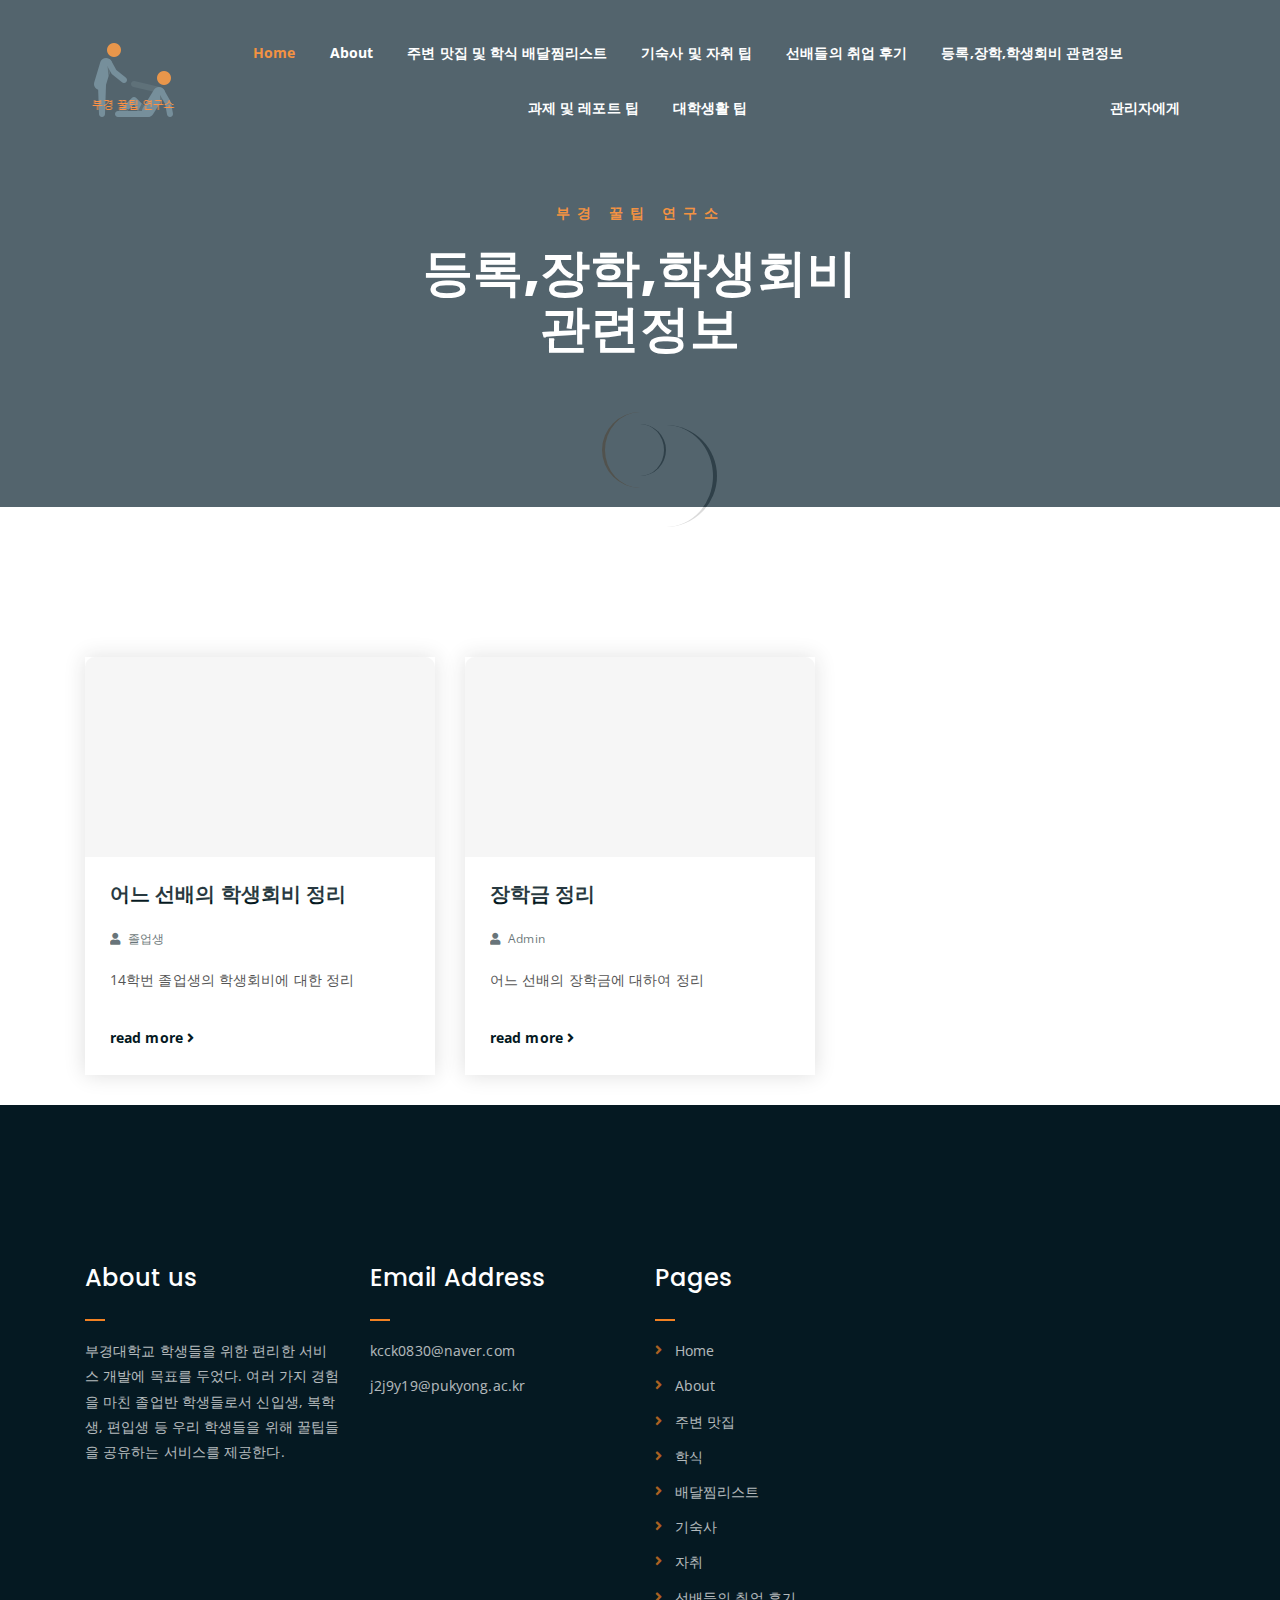
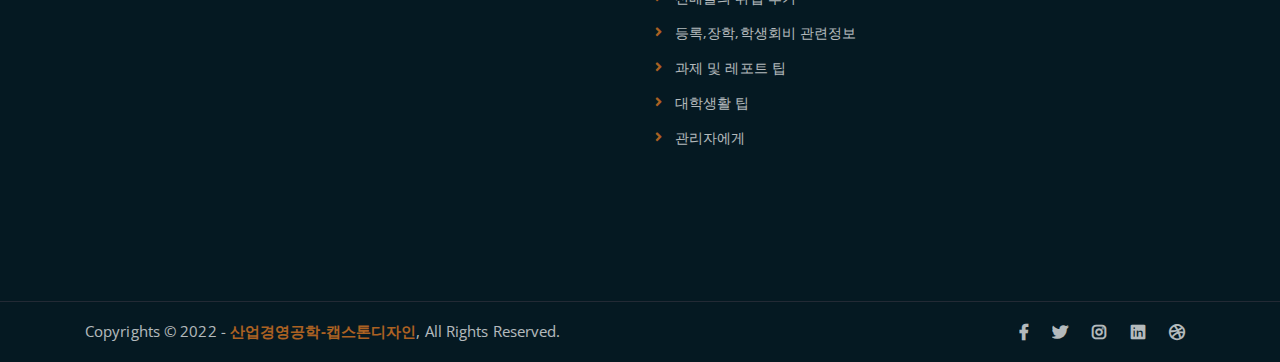
<file: money.html>
<!DOCTYPE html>
<html lang="en">
  <head>
    <meta charset="UTF-8" />
    <meta http-equiv="X-UA-Compatible" content="IE=edge" />
    <meta name="viewport" content="width=device-width, initial-scale=1" />
    <meta
      name="description"
      content="Responsive Bootstrap4 Shop Template, Created by Imran Hossain from https://imransdesign.com/"
    />

    <!-- title -->
    <title>등록,장학,학생회비 관련정보</title>

    <!-- favicon -->
    <link rel="shortcut icon" type="image/png" href="assets/img/아이콘.png" />
    <!-- google font -->
    <link
      href="https://fonts.googleapis.com/css?family=Open+Sans:300,400,700"
      rel="stylesheet"
    />
    <link
      href="https://fonts.googleapis.com/css?family=Poppins:400,700&display=swap"
      rel="stylesheet"
    />
    <!-- fontawesome -->
    <link rel="stylesheet" href="assets/css/all.min.css" />
    <!-- bootstrap -->
    <link rel="stylesheet" href="assets/bootstrap/css/bootstrap.min.css" />
    <!-- owl carousel -->
    <link rel="stylesheet" href="assets/css/owl.carousel.css" />
    <!-- magnific popup -->
    <link rel="stylesheet" href="assets/css/magnific-popup.css" />
    <!-- animate css -->
    <link rel="stylesheet" href="assets/css/animate.css" />
    <!-- mean menu css -->
    <link rel="stylesheet" href="assets/css/meanmenu.min.css" />
    <!-- main style -->
    <link rel="stylesheet" href="assets/css/main.css" />
    <!-- responsive -->
    <link rel="stylesheet" href="assets/css/responsive.css" />
  </head>
  <body>
    <!--PreLoader-->
    <div class="loader">
      <div class="loader-inner">
        <div class="circle"></div>
      </div>
    </div>
    <!--PreLoader Ends-->

    <!-- header -->
    <div class="top-header-area" id="sticker">
      <div class="container">
        <div class="row">
          <div class="col-lg-12 col-sm-12 text-center">
            <div class="main-menu-wrap">
              <!-- logo -->
              <div class="site-logo">
                <a href="index.html">
                  <img src="assets/img/로고.png" alt="" />
                </a>
              </div>
              <!-- logo -->

              <!-- menu start -->
              <nav class="main-menu">
                <ul>
                  <li class="current-list-item">
                    <a href="index.html">Home</a>
                  </li>
                  <li><a href="about.html">About</a></li>
                  <li>
                    <a href="#">주변 맛집 및 학식 배달찜리스트</a>
                    <ul class="sub-menu">
                      <li><a href="neareat.html">주변 맛집</a></li>
                      <li><a href="schooleat.html">학식</a></li>
                      <li><a href="deliveryeat.html">배달찜리스트</a></li>
                    </ul>
                  </li>
                  <li>
                    <a href="#">기숙사 및 자취 팁</a>
                    <ul class="sub-menu">
                      <li><a href="gisooktip.html">기숙사</a></li>
                      <li><a href="alone.html">자취</a></li>
                    </ul>
                  </li>
                  <li><a href="jobadvice.html">선배들의 취업 후기</a></li>
                  <!--취업 기숙사형식대로-->
                  <li><a href="money.html">등록,장학,학생회비 관련정보</a></li>
                  <li><a href="assignment.html">과제 및 레포트 팁</a></li>
                  <!---->
                  <li><a href="tip.html">대학생활 팁</a></li>
                  <li><a href="contact.html">관리자에게</a></li>
                </ul>
              </nav>
              <div class="mobile-menu"></div>
              <!-- menu end -->
            </div>
          </div>
        </div>
      </div>
    </div>
    <!-- end header -->

    <!-- search area -->
    <div class="search-area">
      <div class="container">
        <div class="row">
          <div class="col-lg-12">
            <span class="close-btn"><i class="fas fa-window-close"></i></span>
            <div class="search-bar">
              <div class="search-bar-tablecell">
                <h3>Search For:</h3>
                <input type="text" placeholder="Keywords" />
                <button type="submit">
                  Search <i class="fas fa-search"></i>
                </button>
              </div>
            </div>
          </div>
        </div>
      </div>
    </div>
    <!-- end search arewa -->

    <!-- breadcrumb-section -->
    <div class="breadcrumb-section breadcrumb-bg">
      <div class="container">
        <div class="row">
          <div class="col-lg-8 offset-lg-2 text-center">
            <div class="breadcrumb-text">
              <p>부경 꿀팁 연구소</p>
              <h1>등록,장학,학생회비 <br />관련정보</h1>
            </div>
          </div>
        </div>
      </div>
    </div>
    <!-- end breadcrumb section -->

    <!-- latest news -->
    <div class="latest-news mt-150 mb-150">
      <div class="container">
        <div class="row">
          <div class="col-lg-4 col-md-6">
            <div class="single-latest-news">
              <a href="돈/학생회비.html"
                ><div class="latest-news-bg news-bg-1"></div
              ></a>
              <div class="news-text-box">
                <h3>
                  <a href="돈/학생회비.html">어느 선배의 학생회비 정리</a>
                </h3>
                <p class="blog-meta">
                  <span class="author"><i class="fas fa-user"></i> 졸업생</span>
                  <span class="date"></span>
                </p>
                <p class="excerpt">14학번 졸업생의 학생회비에 대한 정리</p>
                <a href="돈/학생회비.html" class="read-more-btn"
                  >read more <i class="fas fa-angle-right"></i
                ></a>
              </div>
            </div>
          </div>
          <div class="col-lg-4 col-md-6">
            <div class="single-latest-news">
              <a href="돈/장학금.html"
                ><div class="latest-news-bg news-bg-2"></div
              ></a>
              <div class="news-text-box">
                <h3>
                  <a href="돈/장학금.html"
                    >장학금 정리</a
                  >
                </h3>
                <p class="blog-meta">
                  <span class="author"><i class="fas fa-user"></i> Admin</span>
                  <span class="date"
                    ></span
                  >
                </p>
                <p class="excerpt">
                   어느 선배의 장학금에 대하여 정리
                </p>
                <a href="돈/장학금.html" class="read-more-btn"
                  >read more <i class="fas fa-angle-right"></i
                ></a>
              </div>
            </div>
          </div>
<!-- 	<div class="col-lg-4 col-md-6">
            <div class="single-latest-news">
              <a href="single-news.html"
                ><div class="latest-news-bg news-bg-3"></div
              ></a>
              <div class="news-text-box">
                <h3>
                  <a href="single-news.html"
                    >Good thoughts bear good fresh juicy fruit.</a
                  >
                </h3>
                <p class="blog-meta">
                  <span class="author"><i class="fas fa-user"></i> Admin</span>
                  <span class="date"
                    ><i class="fas fa-calendar"></i> 27 December, 2019</span
                  >
                </p>
                <p class="excerpt">
                  Lorem ipsum dolor sit amet, consectetur adipisicing elit.
                  Voluptatibus laborum autem, dolores inventore, beatae nam.
                </p>
                <a href="single-news.html" class="read-more-btn"
                  >read more <i class="fas fa-angle-right"></i
                ></a>
              </div>
            </div>
          </div>
          <div class="col-lg-4 col-md-6">
            <div class="single-latest-news">
              <a href="single-news.html"
                ><div class="latest-news-bg news-bg-4"></div
              ></a>
              <div class="news-text-box">
                <h3>
                  <a href="single-news.html"
                    >Fall in love with the fresh orange</a
                  >
                </h3>
                <p class="blog-meta">
                  <span class="author"><i class="fas fa-user"></i> Admin</span>
                  <span class="date"
                    ><i class="fas fa-calendar"></i> 27 December, 2019</span
                  >
                </p>
                <p class="excerpt">
                  Lorem ipsum dolor sit amet, consectetur adipisicing elit.
                  Voluptatibus laborum autem, dolores inventore, beatae nam.
                </p>
                <a href="single-news.html" class="read-more-btn"
                  >read more <i class="fas fa-angle-right"></i
                ></a>
              </div>
            </div>
          </div>
          <div class="col-lg-4 col-md-6">
            <div class="single-latest-news">
              <a href="single-news.html"
                ><div class="latest-news-bg news-bg-5"></div
              ></a>
              <div class="news-text-box">
                <h3>
                  <a href="single-news.html"
                    >Why the berries always look delecious</a
                  >
                </h3>
                <p class="blog-meta">
                  <span class="author"><i class="fas fa-user"></i> Admin</span>
                  <span class="date"
                    ><i class="fas fa-calendar"></i> 27 December, 2019</span
                  >
                </p>
                <p class="excerpt">
                  Lorem ipsum dolor sit amet, consectetur adipisicing elit.
                  Voluptatibus laborum autem, dolores inventore, beatae nam.
                </p>
                <a href="single-news.html" class="read-more-btn"
                  >read more <i class="fas fa-angle-right"></i
                ></a>
              </div>
            </div>
          </div>
          <div class="col-lg-4 col-md-6">
            <div class="single-latest-news">
              <a href="single-news.html"
                ><div class="latest-news-bg news-bg-6"></div
              ></a>
              <div class="news-text-box">
                <h3>
                  <a href="single-news.html"
                    >Love for fruits are genuine of John Doe</a
                  >
                </h3>
                <p class="blog-meta">
                  <span class="author"><i class="fas fa-user"></i> Admin</span>
                  <span class="date"
                    ><i class="fas fa-calendar"></i> 27 December, 2018</span
                  >
                </p>
                <p class="excerpt">
                  Lorem ipsum dolor sit amet, consectetur adipisicing elit.
                  Voluptatibus laborum autem, dolores inventore, beatae nam.
                </p>
                <a href="single-news.html" class="read-more-btn"
                  >read more <i class="fas fa-angle-right"></i
                ></a>
              </div>
            </div>
          </div>
        </div>

        <div class="row">
          <div class="container">
            <div class="row">
              <div class="col-lg-12 text-center">
                <div class="pagination-wrap">
                  <ul>
                    <li><a href="#">Prev</a></li>
                    <li><a href="#">1</a></li>
                    <li><a class="active" href="#">2</a></li>
                    <li><a href="#">3</a></li>
                    <li><a href="#">Next</a></li>
                  </ul>
                </div>
              </div>
            </div>
          </div>
        </div>
-->

      </div>
    </div>
    <!-- end latest news -->

    <div class="ad-banner">
<ins class="kakao_ad_area" style="display:none;" 
 data-ad-unit    = "DAN-RGFdIMqsMbS3Z7ko" 
 data-ad-width   = "320" 
 data-ad-height  = "100"></ins> 
<script type="text/javascript" src="//t1.daumcdn.net/kas/static/ba.min.js" async></script>
    </div>


    <!-- footer -->
    <div class="footer-area">
      <div class="container">
        <div class="row">
          <div class="col-lg-3 col-md-6">
            <div class="footer-box about-widget">
              <h2 class="widget-title">About us</h2>
              <p>
                부경대학교 학생들을 위한 편리한 서비스 개발에 목표를 두었다.
                여러 가지 경험을 마친 졸업반 학생들로서 신입생, 복학생, 편입생
                등 우리 학생들을 위해 꿀팁들을 공유하는 서비스를 제공한다.
              </p>
            </div>
          </div>
          <div class="col-lg-3 col-md-6">
            <div class="footer-box get-in-touch">
              <h2 class="widget-title">Email Address</h2>
              <ul>
                <li>kcck0830@naver.com</li>
                <li>j2j9y19@pukyong.ac.kr</li>
              </ul>
            </div>
          </div>
          <div class="col-lg-3 col-md-6">
            <div class="footer-box pages">
              <h2 class="widget-title">Pages</h2>
              <ul>
                <li><a href="index.html">Home</a></li>
                <li><a href="about.html">About</a></li>
                <li><a href="neareat.html">주변 맛집</a></li>
                <li><a href="schooleat.html">학식</a></li>
                <li><a href="deliveryeat.html">배달찜리스트</a></li>
                <li><a href="gisooktip.html">기숙사</a></li>
                <li><a href="alone.html">자취</a></li>
                <li><a href="jobadvice.html">선배들의 취업 후기</a></li>
                <li><a href="money.html">등록,장학,학생회비 관련정보</a></li>
                <li><a href="assignment.html">과제 및 레포트 팁</a></li>
                <li><a href="tip.html">대학생활 팁</a></li>
                <li><a href="contact.html">관리자에게</a></li>
              </ul>
            </div>
          </div>
        </div>
      </div>
    </div>
    <!-- end footer -->

    <!-- copyright -->
    <div class="copyright">
      <div class="container">
        <div class="row">
          <div class="col-lg-6 col-md-12">
            <p>
              Copyrights &copy; 2022 -
              <a href="https://sme.pknu.ac.kr/sme/1"
                >산업경영공학-캡스톤디자인</a
              >, All Rights Reserved.
            </p>
          </div>
          <div class="col-lg-6 text-right col-md-12">
            <div class="social-icons">
              <ul>
                <li>
                  <a href="#" target="_blank"
                    ><i class="fab fa-facebook-f"></i
                  ></a>
                </li>
                <li>
                  <a href="#" target="_blank"><i class="fab fa-twitter"></i></a>
                </li>
                <li>
                  <a href="#" target="_blank"
                    ><i class="fab fa-instagram"></i
                  ></a>
                </li>
                <li>
                  <a href="#" target="_blank"
                    ><i class="fab fa-linkedin"></i
                  ></a>
                </li>
                <li>
                  <a href="#" target="_blank"
                    ><i class="fab fa-dribbble"></i
                  ></a>
                </li>
              </ul>
            </div>
          </div>
        </div>
      </div>
    </div>
    <!-- end copyright -->

    <!-- jquery -->
    <script src="assets/js/jquery-1.11.3.min.js"></script>
    <!-- bootstrap -->
    <script src="assets/bootstrap/js/bootstrap.min.js"></script>
    <!-- count down -->
    <script src="assets/js/jquery.countdown.js"></script>
    <!-- isotope -->
    <script src="assets/js/jquery.isotope-3.0.6.min.js"></script>
    <!-- waypoints -->
    <script src="assets/js/waypoints.js"></script>
    <!-- owl carousel -->
    <script src="assets/js/owl.carousel.min.js"></script>
    <!-- magnific popup -->
    <script src="assets/js/jquery.magnific-popup.min.js"></script>
    <!-- mean menu -->
    <script src="assets/js/jquery.meanmenu.min.js"></script>
    <!-- sticker js -->
    <script src="assets/js/sticker.js"></script>
    <!-- main js -->
    <script src="assets/js/main.js"></script>
  </body>
</html>
</file>
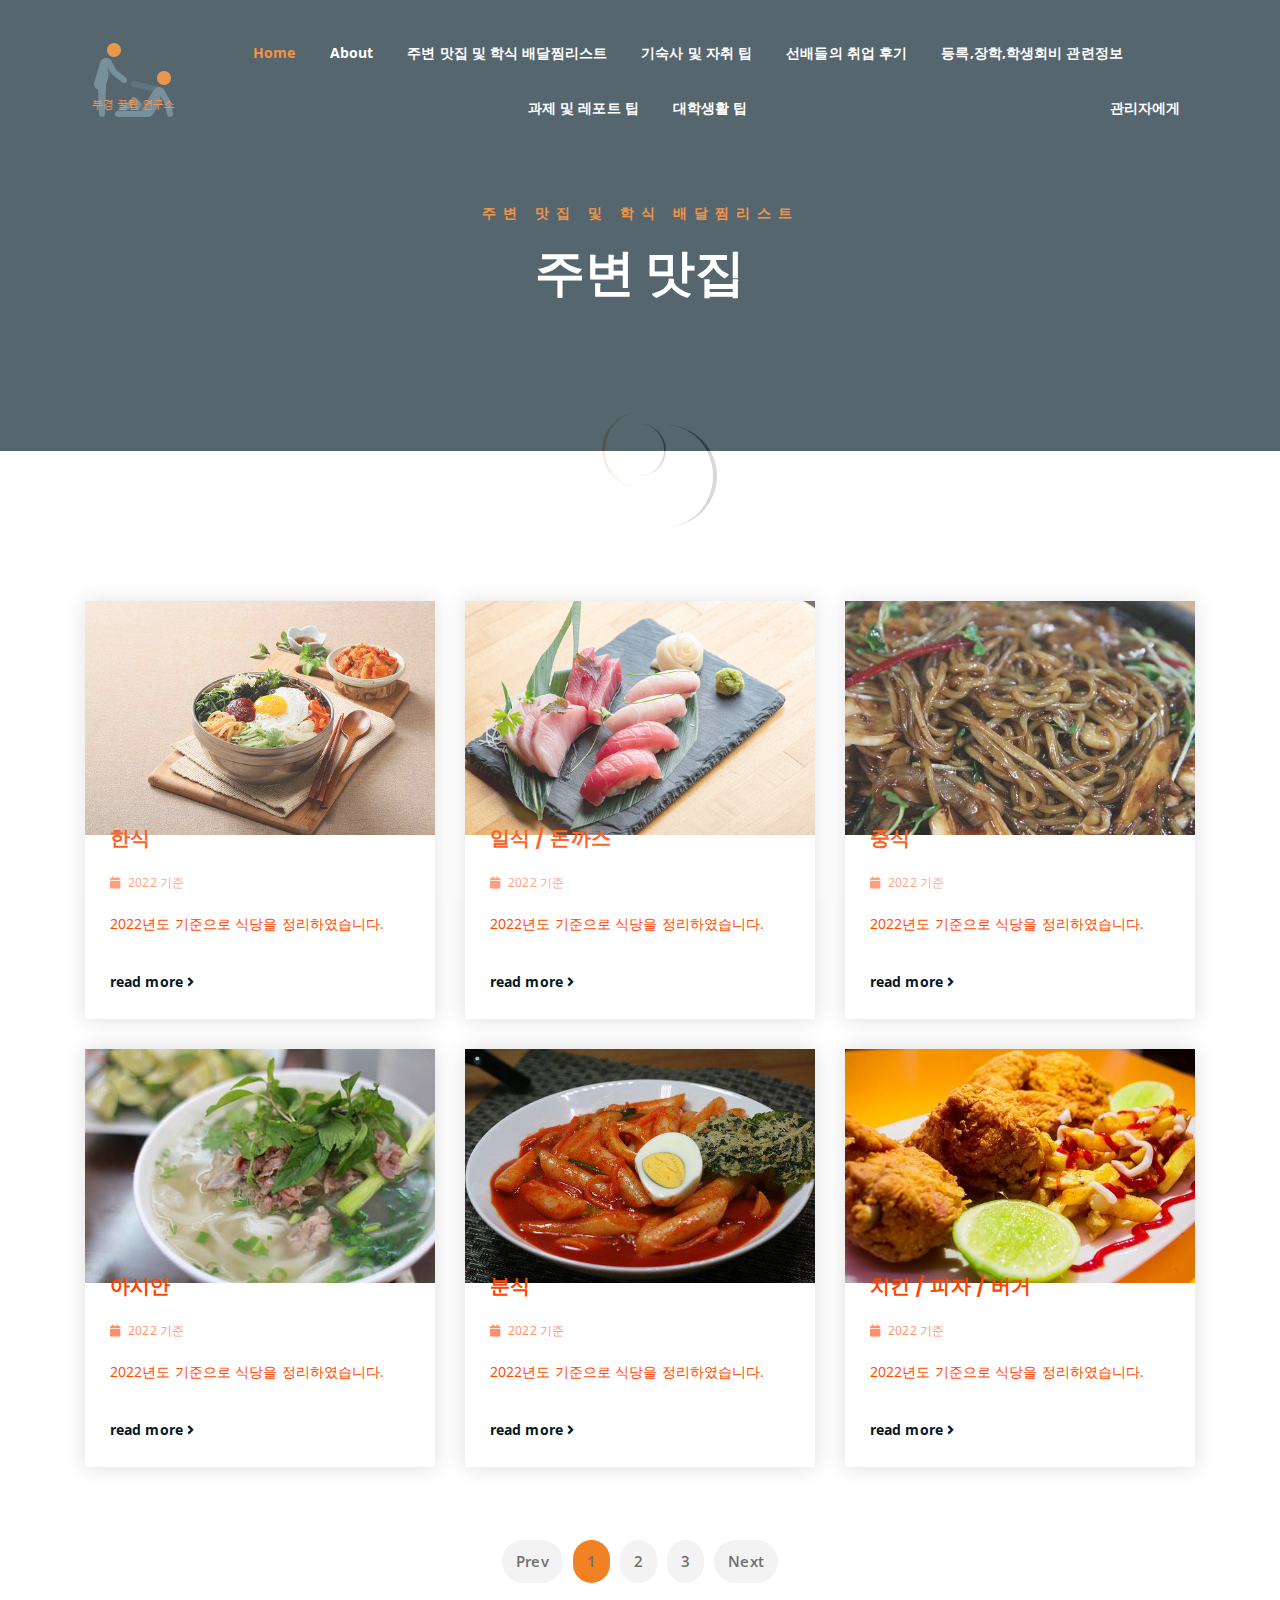
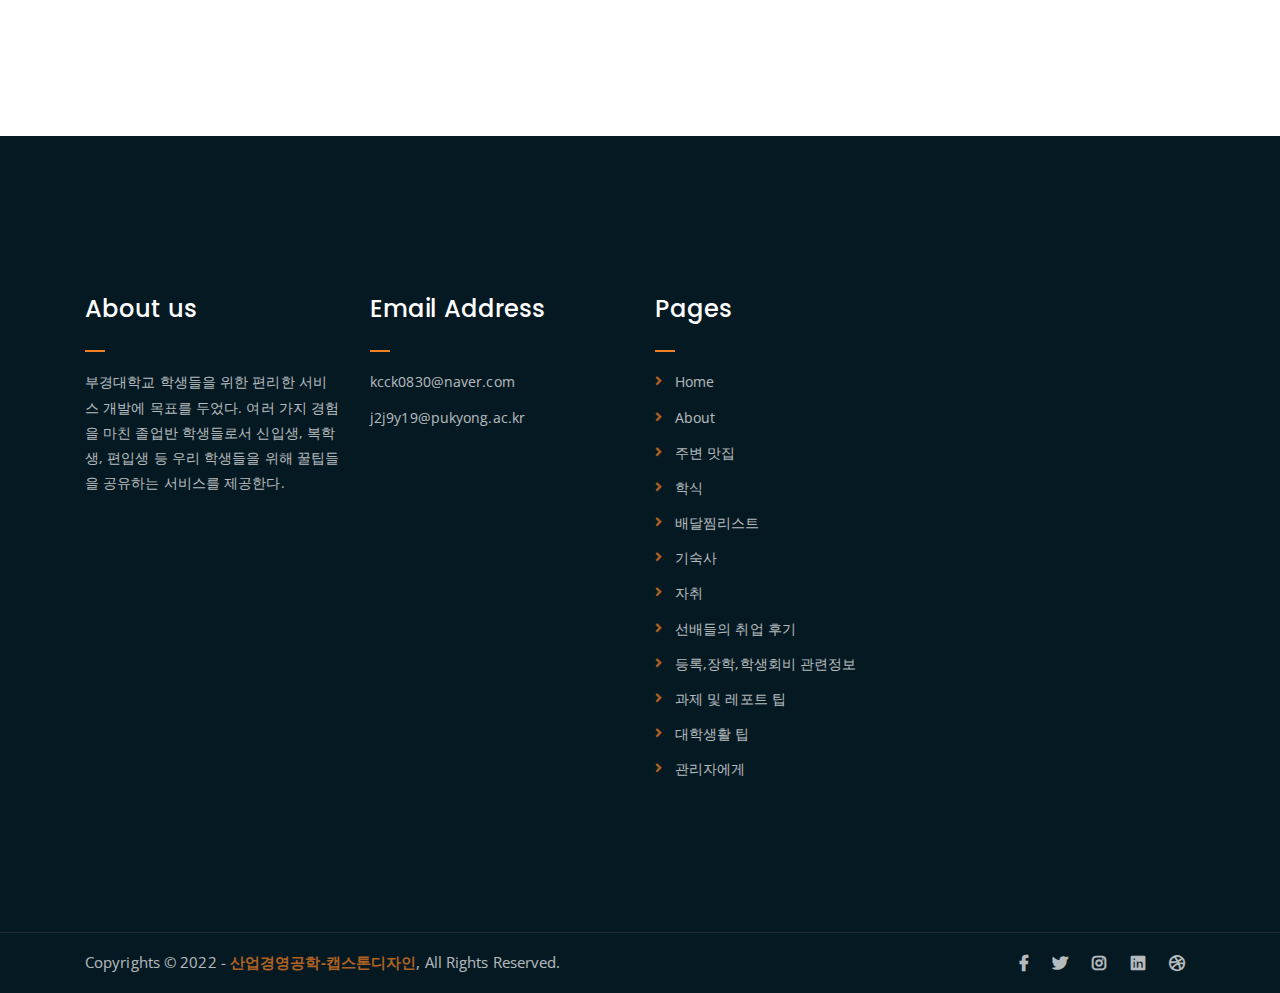
<file: neareat.html>
<!DOCTYPE html>
<html lang="en">
  <head>
    <meta charset="UTF-8" />
    <meta http-equiv="X-UA-Compatible" content="IE=edge" />
    <meta name="viewport" content="width=device-width, initial-scale=1" />
    <meta
      name="description"
      content="Responsive Bootstrap4 Shop Template, Created by Imran Hossain from https://imransdesign.com/"
    />

    <!-- title -->
    <title>주변 맛집</title>

    <!-- favicon -->
    <link rel="shortcut icon" type="image/png" href="assets/img/아이콘.png" />
    <!-- google font -->
    <link
      href="https://fonts.googleapis.com/css?family=Open+Sans:300,400,700"
      rel="stylesheet"
    />
    <link
      href="https://fonts.googleapis.com/css?family=Poppins:400,700&display=swap"
      rel="stylesheet"
    />
    <!-- fontawesome -->
    <link rel="stylesheet" href="assets/css/all.min.css" />
    <!-- bootstrap -->
    <link rel="stylesheet" href="assets/bootstrap/css/bootstrap.min.css" />
    <!-- owl carousel -->
    <link rel="stylesheet" href="assets/css/owl.carousel.css" />
    <!-- magnific popup -->
    <link rel="stylesheet" href="assets/css/magnific-popup.css" />
    <!-- animate css -->
    <link rel="stylesheet" href="assets/css/animate.css" />
    <!-- mean menu css -->
    <link rel="stylesheet" href="assets/css/meanmenu.min.css" />
    <!-- main style -->
    <link rel="stylesheet" href="assets/css/main.css" />
    <!-- responsive -->
    <link rel="stylesheet" href="assets/css/responsive.css" />
  </head>
  <body>
    <!--PreLoader-->
    <div class="loader">
      <div class="loader-inner">
        <div class="circle"></div>
      </div>
    </div>
    <!--PreLoader Ends-->

    <!-- header -->
    <div class="top-header-area" id="sticker">
      <div class="container">
        <div class="row">
          <div class="col-lg-12 col-sm-12 text-center">
            <div class="main-menu-wrap">
              <!-- logo -->
              <div class="site-logo">
                <a href="index.html">
                  <img src="assets/img/로고.png" alt="" />
                </a>
              </div>
              <!-- logo -->

              <!-- menu start -->
              <nav class="main-menu">
                <ul>
                  <li class="current-list-item">
                    <a href="index.html">Home</a>
                  </li>
                  <li><a href="about.html">About</a></li>
                  <li>
                    <a href="#">주변 맛집 및 학식 배달찜리스트</a>
                    <ul class="sub-menu">
                      <li><a href="neareat.html">주변 맛집</a></li>
                      <li><a href="schooleat.html">학식</a></li>
                      <li><a href="deliveryeat.html">배달찜리스트</a></li>
                    </ul>
                  </li>
                  <li>
                    <a href="#">기숙사 및 자취 팁</a>
                    <ul class="sub-menu">
                      <li><a href="gisooktip.html">기숙사</a></li>
                      <li><a href="alone.html">자취</a></li>
                    </ul>
                  </li>
                  <li><a href="jobadvice.html">선배들의 취업 후기</a></li>
                  <!--취업 기숙사형식대로-->
                  <li><a href="money.html">등록,장학,학생회비 관련정보</a></li>
                  <li><a href="assignment.html">과제 및 레포트 팁</a></li>
                  <!---->
                  <li><a href="tip.html">대학생활 팁</a></li>
                  <li><a href="contact.html">관리자에게</a></li>
                </ul>
              </nav>
              <div class="mobile-menu"></div>
              <!-- menu end -->
            </div>
          </div>
        </div>
      </div>
    </div>
    <!-- end header -->

    <!-- search area -->
    <div class="search-area">
      <div class="container">
        <div class="row">
          <div class="col-lg-12">
            <span class="close-btn"><i class="fas fa-window-close"></i></span>
            <div class="search-bar">
              <div class="search-bar-tablecell">
                <h3>Search For:</h3>
                <input type="text" placeholder="Keywords" />
                <button type="submit">
                  Search <i class="fas fa-search"></i>
                </button>
              </div>
            </div>
          </div>
        </div>
      </div>
    </div>
    <!-- end search arewa -->

    <!-- breadcrumb-section -->
    <div class="breadcrumb-section breadcrumb-bg">
      <div class="container">
        <div class="row">
          <div class="col-lg-8 offset-lg-2 text-center">
            <div class="breadcrumb-text">
              <p>주변 맛집 및 학식 배달찜리스트</p>
              <h1>주변 맛집</h1>
            </div>
          </div>
        </div>
      </div>
    </div>
    <!-- end breadcrumb section -->

    <!-- latest news -->
    <div class="latest-news mt-150 mb-150">
      <div class="container">
        <div class="row">
          <div class="col-lg-4 col-md-6">
            <div class="single-latest-news">
              <a href="주변맛집/한식.html"
                ><div class="latest-news-bg news-bg-1">
                  <img src="assets/img/한식.png" alt="" /></div
              ></a>
              <div class="news-text-box">
                <h3>
                  <a style="color: orangered" href="주변맛집/한식.html">한식</a>
                </h3>
                <p style="color: orangered" class="blog-meta">
                  <span style="color: orangered" class="date"
                    ><i class="fas fa-calendar"></i> 2022 기준</span
                  >
                </p>
                <p style="color: orangered" class="excerpt">
                  2022년도 기준으로 식당을 정리하였습니다.
                </p>
                <a href="주변맛집/한식.html" class="read-more-btn"
                  >read more <i class="fas fa-angle-right"></i
                ></a>
              </div>
            </div>
          </div>
          <div class="col-lg-4 col-md-6">
            <div class="single-latest-news">
              <a href="주변맛집/일식.html"
                ><div class="latest-news-bg news-bg-2">
                  <img src="assets/img/일식.png" alt="" /></div
              ></a>
              <div class="news-text-box">
                <h3>
                  <a style="color: orangered" href="주변맛집/일식.html"
                    >일식 / 돈까스</a
                  >
                </h3>
                <p style="color: orangered" class="blog-meta">
                  <span style="color: orangered" class="date"
                    ><i class="fas fa-calendar"></i> 2022 기준</span
                  >
                </p>
                <p style="color: orangered" class="excerpt">
                  2022년도 기준으로 식당을 정리하였습니다.
                </p>
                <a href="주변맛집/일식.html" class="read-more-btn"
                  >read more <i class="fas fa-angle-right"></i
                ></a>
              </div>
            </div>
          </div>
          <div class="col-lg-4 col-md-6">
            <div class="single-latest-news">
              <a href="주변맛집/중식.html"
                ><div class="latest-news-bg news-bg-3">
                  <img src="assets/img/중식.png" alt="" /></div
              ></a>
              <div class="news-text-box">
                <h3>
                  <a style="color: orangered" href="주변맛집/중식.html">중식</a>
                </h3>
                <p style="color: orangered" class="blog-meta">
                  <span style="color: orangered" class="date"
                    ><i class="fas fa-calendar"></i> 2022 기준</span
                  >
                </p>
                <p style="color: orangered" class="excerpt">
                  2022년도 기준으로 식당을 정리하였습니다.
                </p>
                <a href="주변맛집/중식.html" class="read-more-btn"
                  >read more <i class="fas fa-angle-right"></i
                ></a>
              </div>
            </div>
          </div>
          <div class="col-lg-4 col-md-6">
            <div class="single-latest-news">
              <a href="주변맛집/아시안.html"
                ><div class="latest-news-bg news-bg-4">
                  <img src="assets/img/아시안.png" alt="" /></div
              ></a>
              <div class="news-text-box">
                <h3>
                  <a style="color: orangered" href="주변맛집/아시안.html"
                    >아시안</a
                  >
                </h3>
                <p style="color: orangered" class="blog-meta">
                  <span style="color: orangered" class="date"
                    ><i class="fas fa-calendar"></i> 2022 기준</span
                  >
                </p>
                <p style="color: orangered" class="excerpt">
                  2022년도 기준으로 식당을 정리하였습니다.
                </p>
                <a href="주변맛집/아시안.html" class="read-more-btn"
                  >read more <i class="fas fa-angle-right"></i
                ></a>
              </div>
            </div>
          </div>
          <div class="col-lg-4 col-md-6">
            <div class="single-latest-news">
              <a href="주변맛집/분식.html"
                ><div class="latest-news-bg news-bg-5">
                  <img src="assets/img/분식.png" alt="" /></div
              ></a>
              <div class="news-text-box">
                <h3>
                  <a style="color: orangered" href="주변맛집/분식.html">분식</a>
                </h3>
                <p style="color: orangered" class="blog-meta">
                  <span style="color: orangered" class="date"
                    ><i class="fas fa-calendar"></i> 2022 기준</span
                  >
                </p>
                <p style="color: orangered" class="excerpt">
                  2022년도 기준으로 식당을 정리하였습니다.
                </p>
                <a href="주변맛집/분식.html" class="read-more-btn"
                  >read more <i class="fas fa-angle-right"></i
                ></a>
              </div>
            </div>
          </div>
          <div class="col-lg-4 col-md-6">
            <div class="single-latest-news">
              <a href="주변맛집/치킨.html"
                ><div class="latest-news-bg news-bg-6">
                  <img src="assets/img/치킨.png" alt="" /></div
              ></a>
              <div class="news-text-box">
                <h3>
                  <a style="color: orangered" href="주변맛집/치킨.html"
                    >치킨 / 피자 / 버거</a
                  >
                </h3>
                <p style="color: orangered" class="blog-meta">
                  <span style="color: orangered" class="date"
                    ><i class="fas fa-calendar"></i> 2022 기준</span
                  >
                </p>
                <p style="color: orangered" class="excerpt">
                  2022년도 기준으로 식당을 정리하였습니다.
                </p>
                <a href="주변맛집/치킨.html" class="read-more-btn"
                  >read more <i class="fas fa-angle-right"></i
                ></a>
              </div>
            </div>
          </div>
        </div>

        <div class="row">
          <div class="container">
            <div class="row">
              <div class="col-lg-12 text-center">
                <div class="pagination-wrap">
                  <ul>
                    <li><a href="#">Prev</a></li>
                    <li><a class="active" href="#">1</a></li>
                    <li><a href="neareat2.html">2</a></li>
                    <li><a href="#">3</a></li>
                    <li><a href="neareat2.html">Next</a></li>
                  </ul>
                </div>
              </div>
            </div>
          </div>
        </div>
      </div>
    </div>
    <!-- end latest news -->

    <div class="ad-banner">
      <ins
        class="kakao_ad_area"
        style="display: none"
        data-ad-unit="DAN-aNrm2uuVbqu3pnUp"
        data-ad-width="320"
        data-ad-height="100"
      ></ins>
      <script
        type="text/javascript"
        src="//t1.daumcdn.net/kas/static/ba.min.js"
        async
      ></script>
    </div>

    <!-- footer -->
    <div class="footer-area">
      <div class="container">
        <div class="row">
          <div class="col-lg-3 col-md-6">
            <div class="footer-box about-widget">
              <h2 class="widget-title">About us</h2>
              <p>
                부경대학교 학생들을 위한 편리한 서비스 개발에 목표를 두었다.
                여러 가지 경험을 마친 졸업반 학생들로서 신입생, 복학생, 편입생
                등 우리 학생들을 위해 꿀팁들을 공유하는 서비스를 제공한다.
              </p>
            </div>
          </div>
          <div class="col-lg-3 col-md-6">
            <div class="footer-box get-in-touch">
              <h2 class="widget-title">Email Address</h2>
              <ul>
                <li>kcck0830@naver.com</li>
                <li>j2j9y19@pukyong.ac.kr</li>
              </ul>
            </div>
          </div>
          <div class="col-lg-3 col-md-6">
            <div class="footer-box pages">
              <h2 class="widget-title">Pages</h2>
              <ul>
                <li><a href="index.html">Home</a></li>
                <li><a href="about.html">About</a></li>
                <li><a href="neareat.html">주변 맛집</a></li>
                <li><a href="schooleat.html">학식</a></li>
                <li><a href="deliveryeat.html">배달찜리스트</a></li>
                <li><a href="gisooktip.html">기숙사</a></li>
                <li><a href="alone.html">자취</a></li>
                <li><a href="jobadvice.html">선배들의 취업 후기</a></li>
                <li><a href="money.html">등록,장학,학생회비 관련정보</a></li>
                <li><a href="assignment.html">과제 및 레포트 팁</a></li>
                <li><a href="tip.html">대학생활 팁</a></li>
                <li><a href="contact.html">관리자에게</a></li>
              </ul>
            </div>
          </div>
        </div>
      </div>
    </div>
    <!-- end footer -->

    <!-- copyright -->
    <div class="copyright">
      <div class="container">
        <div class="row">
          <div class="col-lg-6 col-md-12">
            <p>
              Copyrights &copy; 2022 -
              <a href="https://sme.pknu.ac.kr/sme/1"
                >산업경영공학-캡스톤디자인</a
              >, All Rights Reserved.
            </p>
          </div>
          <div class="col-lg-6 text-right col-md-12">
            <div class="social-icons">
              <ul>
                <li>
                  <a href="#" target="_blank"
                    ><i class="fab fa-facebook-f"></i
                  ></a>
                </li>
                <li>
                  <a href="#" target="_blank"><i class="fab fa-twitter"></i></a>
                </li>
                <li>
                  <a href="#" target="_blank"
                    ><i class="fab fa-instagram"></i
                  ></a>
                </li>
                <li>
                  <a href="#" target="_blank"
                    ><i class="fab fa-linkedin"></i
                  ></a>
                </li>
                <li>
                  <a href="#" target="_blank"
                    ><i class="fab fa-dribbble"></i
                  ></a>
                </li>
              </ul>
            </div>
          </div>
        </div>
      </div>
    </div>
    <!-- end copyright -->

    <!-- jquery -->
    <script src="assets/js/jquery-1.11.3.min.js"></script>
    <!-- bootstrap -->
    <script src="assets/bootstrap/js/bootstrap.min.js"></script>
    <!-- count down -->
    <script src="assets/js/jquery.countdown.js"></script>
    <!-- isotope -->
    <script src="assets/js/jquery.isotope-3.0.6.min.js"></script>
    <!-- waypoints -->
    <script src="assets/js/waypoints.js"></script>
    <!-- owl carousel -->
    <script src="assets/js/owl.carousel.min.js"></script>
    <!-- magnific popup -->
    <script src="assets/js/jquery.magnific-popup.min.js"></script>
    <!-- mean menu -->
    <script src="assets/js/jquery.meanmenu.min.js"></script>
    <!-- sticker js -->
    <script src="assets/js/sticker.js"></script>
    <!-- main js -->
    <script src="assets/js/main.js"></script>
  </body>
</html>
</file>
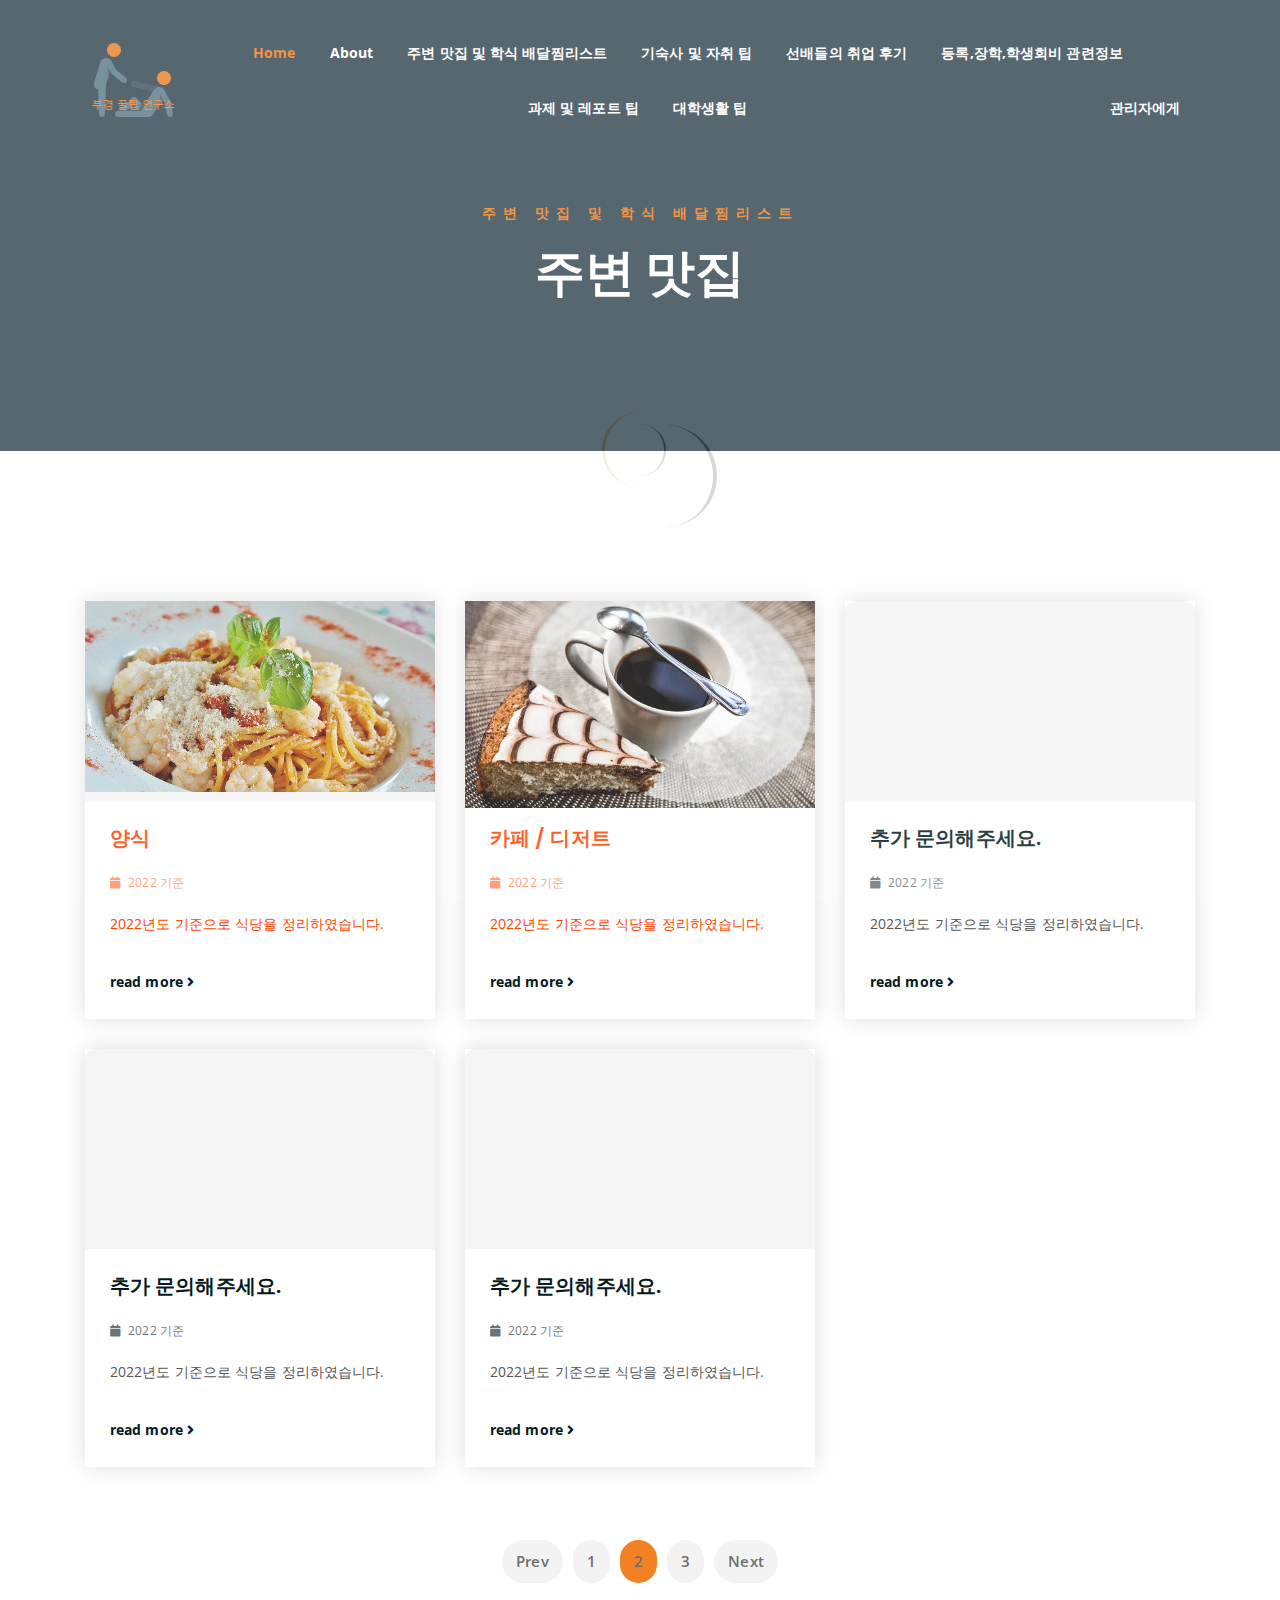
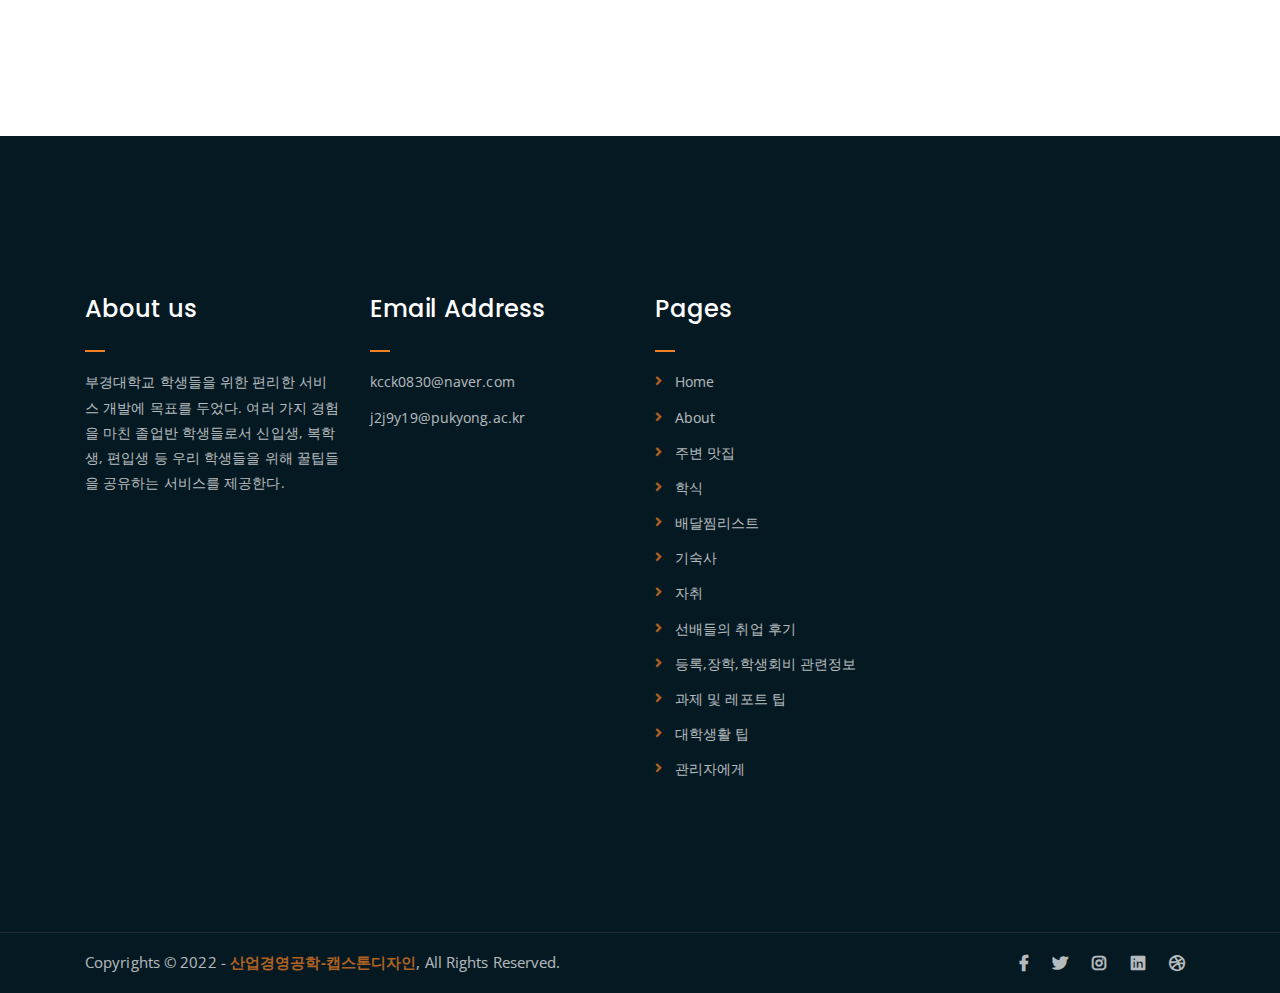
<file: neareat2.html>
<!DOCTYPE html>
<html lang="en">
  <head>
    <meta charset="UTF-8" />
    <meta http-equiv="X-UA-Compatible" content="IE=edge" />
    <meta name="viewport" content="width=device-width, initial-scale=1" />
    <meta
      name="description"
      content="Responsive Bootstrap4 Shop Template, Created by Imran Hossain from https://imransdesign.com/"
    />

    <!-- title -->
    <title>주변 맛집</title>

    <!-- favicon -->
    <link rel="shortcut icon" type="image/png" href="assets/img/아이콘.png" />
    <!-- google font -->
    <link
      href="https://fonts.googleapis.com/css?family=Open+Sans:300,400,700"
      rel="stylesheet"
    />
    <link
      href="https://fonts.googleapis.com/css?family=Poppins:400,700&display=swap"
      rel="stylesheet"
    />
    <!-- fontawesome -->
    <link rel="stylesheet" href="assets/css/all.min.css" />
    <!-- bootstrap -->
    <link rel="stylesheet" href="assets/bootstrap/css/bootstrap.min.css" />
    <!-- owl carousel -->
    <link rel="stylesheet" href="assets/css/owl.carousel.css" />
    <!-- magnific popup -->
    <link rel="stylesheet" href="assets/css/magnific-popup.css" />
    <!-- animate css -->
    <link rel="stylesheet" href="assets/css/animate.css" />
    <!-- mean menu css -->
    <link rel="stylesheet" href="assets/css/meanmenu.min.css" />
    <!-- main style -->
    <link rel="stylesheet" href="assets/css/main.css" />
    <!-- responsive -->
    <link rel="stylesheet" href="assets/css/responsive.css" />
  </head>
  <body>
    <!--PreLoader-->
    <div class="loader">
      <div class="loader-inner">
        <div class="circle"></div>
      </div>
    </div>
    <!--PreLoader Ends-->

    <!-- header -->
    <div class="top-header-area" id="sticker">
      <div class="container">
        <div class="row">
          <div class="col-lg-12 col-sm-12 text-center">
            <div class="main-menu-wrap">
              <!-- logo -->
              <div class="site-logo">
                <a href="index.html">
                  <img src="assets/img/로고.png" alt="" />
                </a>
              </div>
              <!-- logo -->

              <!-- menu start -->
              <nav class="main-menu">
                <ul>
                  <li class="current-list-item">
                    <a href="index.html">Home</a>
                  </li>
                  <li><a href="about.html">About</a></li>
                  <li>
                    <a href="#">주변 맛집 및 학식 배달찜리스트</a>
                    <ul class="sub-menu">
                      <li><a href="neareat.html">주변 맛집</a></li>
                      <li><a href="schooleat.html">학식</a></li>
                      <li><a href="deliveryeat.html">배달찜리스트</a></li>
                    </ul>
                  </li>
                  <li>
                    <a href="#">기숙사 및 자취 팁</a>
                    <ul class="sub-menu">
                      <li><a href="gisooktip.html">기숙사</a></li>
                      <li><a href="alone.html">자취</a></li>
                    </ul>
                  </li>
                  <li><a href="jobadvice.html">선배들의 취업 후기</a></li>
                  <!--취업 기숙사형식대로-->
                  <li><a href="money.html">등록,장학,학생회비 관련정보</a></li>
                  <li><a href="assignment.html">과제 및 레포트 팁</a></li>
                  <!---->
                  <li><a href="tip.html">대학생활 팁</a></li>
                  <li><a href="contact.html">관리자에게</a></li>
                </ul>
              </nav>
              <div class="mobile-menu"></div>
              <!-- menu end -->
            </div>
          </div>
        </div>
      </div>
    </div>
    <!-- end header -->

    <!-- search area -->
    <div class="search-area">
      <div class="container">
        <div class="row">
          <div class="col-lg-12">
            <span class="close-btn"><i class="fas fa-window-close"></i></span>
            <div class="search-bar">
              <div class="search-bar-tablecell">
                <h3>Search For:</h3>
                <input type="text" placeholder="Keywords" />
                <button type="submit">
                  Search <i class="fas fa-search"></i>
                </button>
              </div>
            </div>
          </div>
        </div>
      </div>
    </div>
    <!-- end search arewa -->

    <!-- breadcrumb-section -->
    <div class="breadcrumb-section breadcrumb-bg">
      <div class="container">
        <div class="row">
          <div class="col-lg-8 offset-lg-2 text-center">
            <div class="breadcrumb-text">
              <p>주변 맛집 및 학식 배달찜리스트</p>
              <h1>주변 맛집</h1>
            </div>
          </div>
        </div>
      </div>
    </div>
    <!-- end breadcrumb section -->

    <!-- latest news -->
    <div class="latest-news mt-150 mb-150">
      <div class="container">
        <div class="row">
          <div class="col-lg-4 col-md-6">
            <div class="single-latest-news">
              <a href="주변맛집/양식.html"
                ><div class="latest-news-bg news-bg-1">
                  <img src="assets/img/양식.png" alt="" /></div
              ></a>
              <div class="news-text-box">
                <h3>
                  <a style="color: orangered" href="주변맛집/양식.html">양식</a>
                </h3>
                <p style="color: orangered" class="blog-meta">
                  <span style="color: orangered" class="date"
                    ><i class="fas fa-calendar"></i> 2022 기준</span
                  >
                </p>
                <p style="color: orangered" class="excerpt">
                  2022년도 기준으로 식당을 정리하였습니다.
                </p>
                <a href="주변맛집/양식.html" class="read-more-btn"
                  >read more <i class="fas fa-angle-right"></i
                ></a>
              </div>
            </div>
          </div>
          <div class="col-lg-4 col-md-6">
            <div class="single-latest-news">
              <a href="주변맛집/카페.html"
                ><div class="latest-news-bg news-bg-2">
                  <img src="assets/img/카페.png" alt="" /></div
              ></a>
              <div class="news-text-box">
                <h3>
                  <a style="color: orangered" href="주변맛집/카페.html"
                    >카페 / 디저트</a
                  >
                </h3>
                <p style="color: orangered" class="blog-meta">
                  <span style="color: orangered" class="date"
                    ><i class="fas fa-calendar"></i> 2022 기준</span
                  >
                </p>
                <p style="color: orangered" class="excerpt">
                  2022년도 기준으로 식당을 정리하였습니다.
                </p>
                <a href="주변맛집/카페.html" class="read-more-btn"
                  >read more <i class="fas fa-angle-right"></i
                ></a>
              </div>
            </div>
          </div>
          <!--      <div class="col-lg-4 col-md-6">
            <div class="single-latest-news">
              <a href="주변맛집/샐러드.html"
                ><div class="latest-news-bg news-bg-3">
                  <img src="assets/img/샐러드.png" alt="" /></div
              ></a>
              <div class="news-text-box">
                <h3>
                  <a style="color: orangered" href="주변맛집/샐러드.html"
                    >샐러드 / 샌드위치</a
                  >
                </h3>
                <p style="color: orangered" class="blog-meta">
                  <span style="color: orangered" class="date"
                    ><i class="fas fa-calendar"></i> 2022 기준</span
                  >
                </p>
                <p style="color: orangered" class="excerpt">
                  2022년도 기준으로 식당을 정리하였습니다.
                </p>
                <a href="주변맛집/샐러드.html" class="read-more-btn"
                  >read more <i class="fas fa-angle-right"></i
                ></a>
              </div>
            </div>
          </div>  -->
          <div class="col-lg-4 col-md-6">
            <div class="single-latest-news">
              <a href="#"><div class="latest-news-bg news-bg-4"></div></a>
              <div class="news-text-box">
                <h3>
                  <a href="#">추가 문의해주세요.</a>
                </h3>
                <p class="blog-meta">
                  <span class="date"
                    ><i class="fas fa-calendar"></i> 2022 기준</span
                  >
                </p>
                <p class="excerpt">2022년도 기준으로 식당을 정리하였습니다.</p>
                <a href="#" class="read-more-btn"
                  >read more <i class="fas fa-angle-right"></i
                ></a>
              </div>
            </div>
          </div>
          <div class="col-lg-4 col-md-6">
            <div class="single-latest-news">
              <a href="#"><div class="latest-news-bg news-bg-5"></div></a>
              <div class="news-text-box">
                <h3>
                  <a href="#">추가 문의해주세요.</a>
                </h3>
                <p class="blog-meta">
                  <span class="date"
                    ><i class="fas fa-calendar"></i> 2022 기준</span
                  >
                </p>
                <p class="excerpt">2022년도 기준으로 식당을 정리하였습니다.</p>
                <a href="#" class="read-more-btn"
                  >read more <i class="fas fa-angle-right"></i
                ></a>
              </div>
            </div>
          </div>
          <div class="col-lg-4 col-md-6">
            <div class="single-latest-news">
              <a href="#"><div class="latest-news-bg news-bg-6"></div></a>
              <div class="news-text-box">
                <h3>
                  <a href="#">추가 문의해주세요.</a>
                </h3>
                <p class="blog-meta">
                  <span class="date"
                    ><i class="fas fa-calendar"></i> 2022 기준</span
                  >
                </p>
                <p class="excerpt">2022년도 기준으로 식당을 정리하였습니다.</p>
                <a href="#" class="read-more-btn"
                  >read more <i class="fas fa-angle-right"></i
                ></a>
              </div>
            </div>
          </div>
        </div>

        <div class="row">
          <div class="container">
            <div class="row">
              <div class="col-lg-12 text-center">
                <div class="pagination-wrap">
                  <ul>
                    <li><a href="neareat.html">Prev</a></li>
                    <li><a href="neareat.html">1</a></li>
                    <li><a class="active" href="#">2</a></li>
                    <li><a href="#">3</a></li>
                    <li><a href="#">Next</a></li>
                  </ul>
                </div>
              </div>
            </div>
          </div>
        </div>
      </div>
    </div>
    <!-- end latest news -->

    <div class="ad-banner">
      <ins
        class="kakao_ad_area"
        style="display: none"
        data-ad-unit="DAN-QQbcMo78SlNxkpPq"
        data-ad-width="320"
        data-ad-height="100"
      ></ins>
      <script
        type="text/javascript"
        src="//t1.daumcdn.net/kas/static/ba.min.js"
        async
      ></script>
    </div>

    <!-- footer -->
    <div class="footer-area">
      <div class="container">
        <div class="row">
          <div class="col-lg-3 col-md-6">
            <div class="footer-box about-widget">
              <h2 class="widget-title">About us</h2>
              <p>
                부경대학교 학생들을 위한 편리한 서비스 개발에 목표를 두었다.
                여러 가지 경험을 마친 졸업반 학생들로서 신입생, 복학생, 편입생
                등 우리 학생들을 위해 꿀팁들을 공유하는 서비스를 제공한다.
              </p>
            </div>
          </div>
          <div class="col-lg-3 col-md-6">
            <div class="footer-box get-in-touch">
              <h2 class="widget-title">Email Address</h2>
              <ul>
                <li>kcck0830@naver.com</li>
                <li>j2j9y19@pukyong.ac.kr</li>
              </ul>
            </div>
          </div>
          <div class="col-lg-3 col-md-6">
            <div class="footer-box pages">
              <h2 class="widget-title">Pages</h2>
              <ul>
                <li><a href="index.html">Home</a></li>
                <li><a href="about.html">About</a></li>
                <li><a href="neareat.html">주변 맛집</a></li>
                <li><a href="schooleat.html">학식</a></li>
                <li><a href="deliveryeat.html">배달찜리스트</a></li>
                <li><a href="gisooktip.html">기숙사</a></li>
                <li><a href="alone.html">자취</a></li>
                <li><a href="jobadvice.html">선배들의 취업 후기</a></li>
                <li><a href="money.html">등록,장학,학생회비 관련정보</a></li>
                <li><a href="assignment.html">과제 및 레포트 팁</a></li>
                <li><a href="tip.html">대학생활 팁</a></li>
                <li><a href="contact.html">관리자에게</a></li>
              </ul>
            </div>
          </div>
        </div>
      </div>
    </div>
    <!-- end footer -->

    <!-- copyright -->
    <div class="copyright">
      <div class="container">
        <div class="row">
          <div class="col-lg-6 col-md-12">
            <p>
              Copyrights &copy; 2022 -
              <a href="https://sme.pknu.ac.kr/sme/1"
                >산업경영공학-캡스톤디자인</a
              >, All Rights Reserved.
            </p>
          </div>
          <div class="col-lg-6 text-right col-md-12">
            <div class="social-icons">
              <ul>
                <li>
                  <a href="#" target="_blank"
                    ><i class="fab fa-facebook-f"></i
                  ></a>
                </li>
                <li>
                  <a href="#" target="_blank"><i class="fab fa-twitter"></i></a>
                </li>
                <li>
                  <a href="#" target="_blank"
                    ><i class="fab fa-instagram"></i
                  ></a>
                </li>
                <li>
                  <a href="#" target="_blank"
                    ><i class="fab fa-linkedin"></i
                  ></a>
                </li>
                <li>
                  <a href="#" target="_blank"
                    ><i class="fab fa-dribbble"></i
                  ></a>
                </li>
              </ul>
            </div>
          </div>
        </div>
      </div>
    </div>
    <!-- end copyright -->

    <!-- jquery -->
    <script src="assets/js/jquery-1.11.3.min.js"></script>
    <!-- bootstrap -->
    <script src="assets/bootstrap/js/bootstrap.min.js"></script>
    <!-- count down -->
    <script src="assets/js/jquery.countdown.js"></script>
    <!-- isotope -->
    <script src="assets/js/jquery.isotope-3.0.6.min.js"></script>
    <!-- waypoints -->
    <script src="assets/js/waypoints.js"></script>
    <!-- owl carousel -->
    <script src="assets/js/owl.carousel.min.js"></script>
    <!-- magnific popup -->
    <script src="assets/js/jquery.magnific-popup.min.js"></script>
    <!-- mean menu -->
    <script src="assets/js/jquery.meanmenu.min.js"></script>
    <!-- sticker js -->
    <script src="assets/js/sticker.js"></script>
    <!-- main js -->
    <script src="assets/js/main.js"></script>
  </body>
</html>
</file>
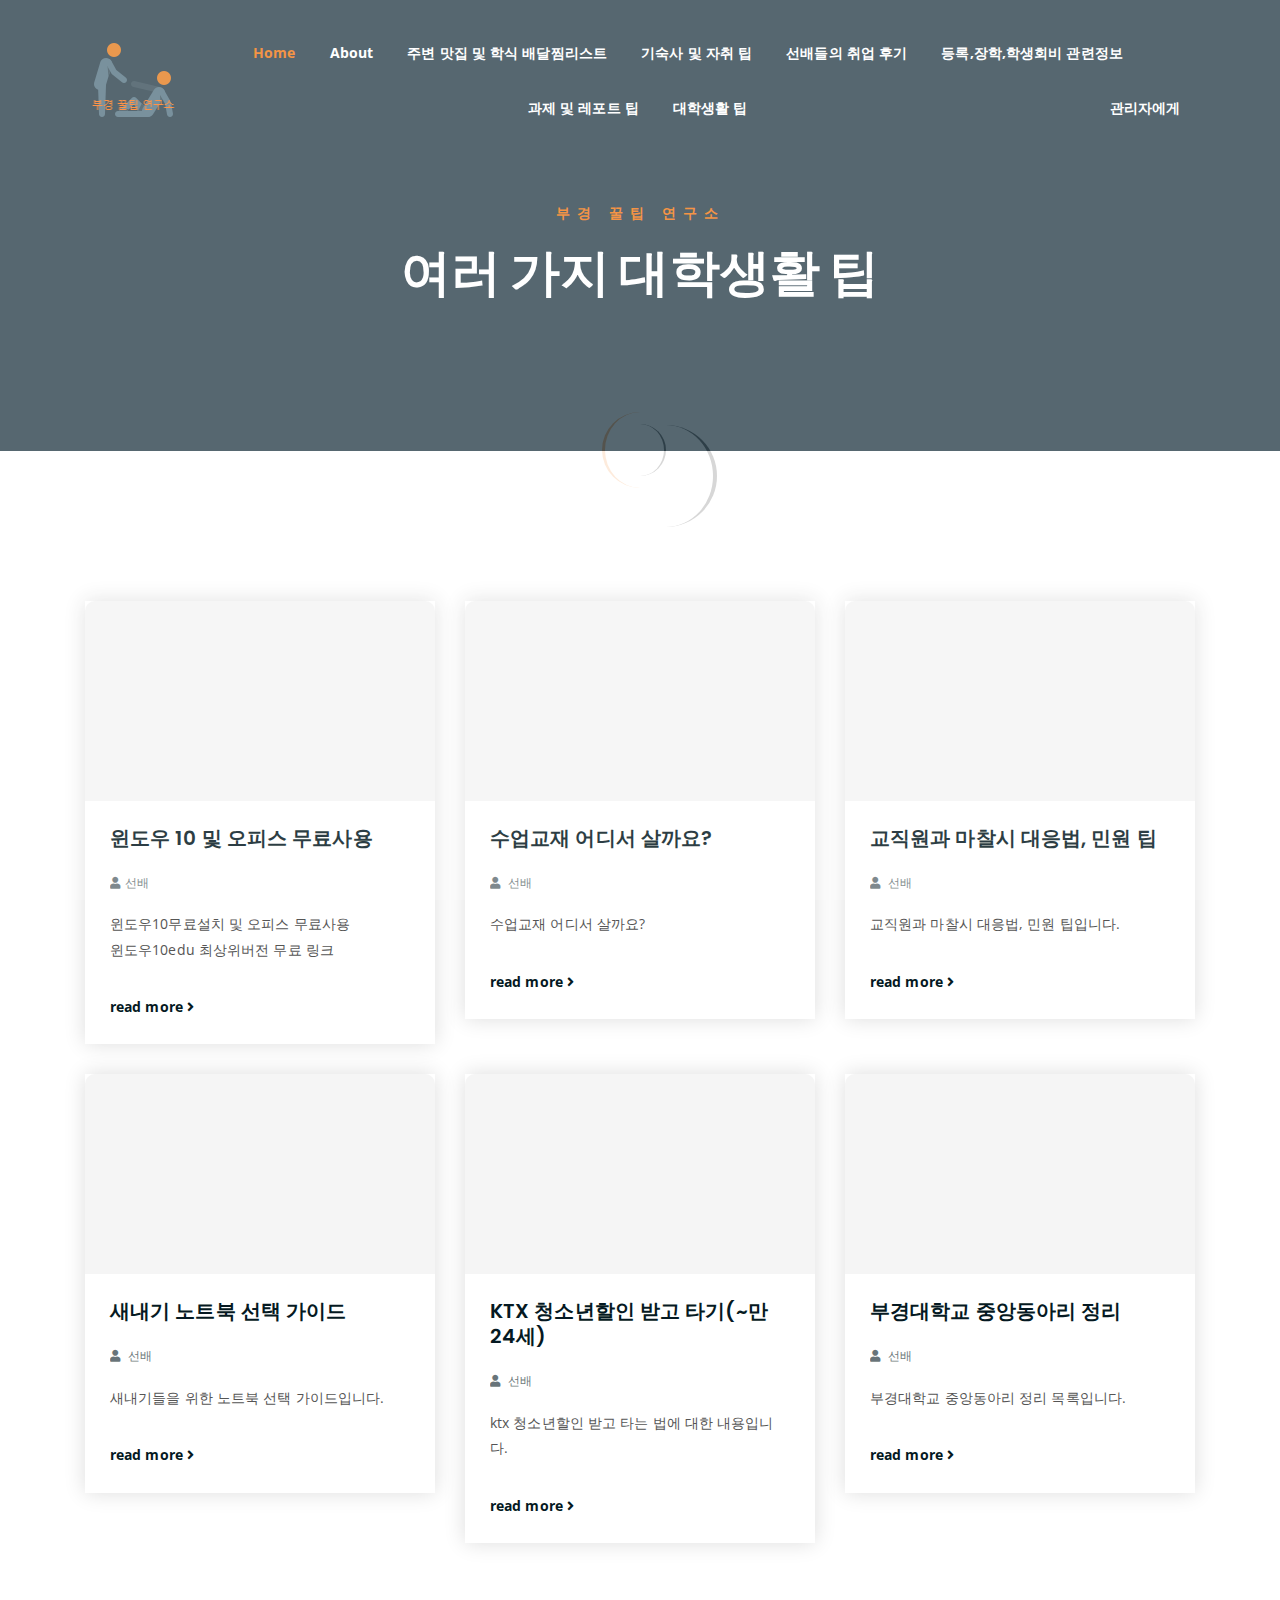
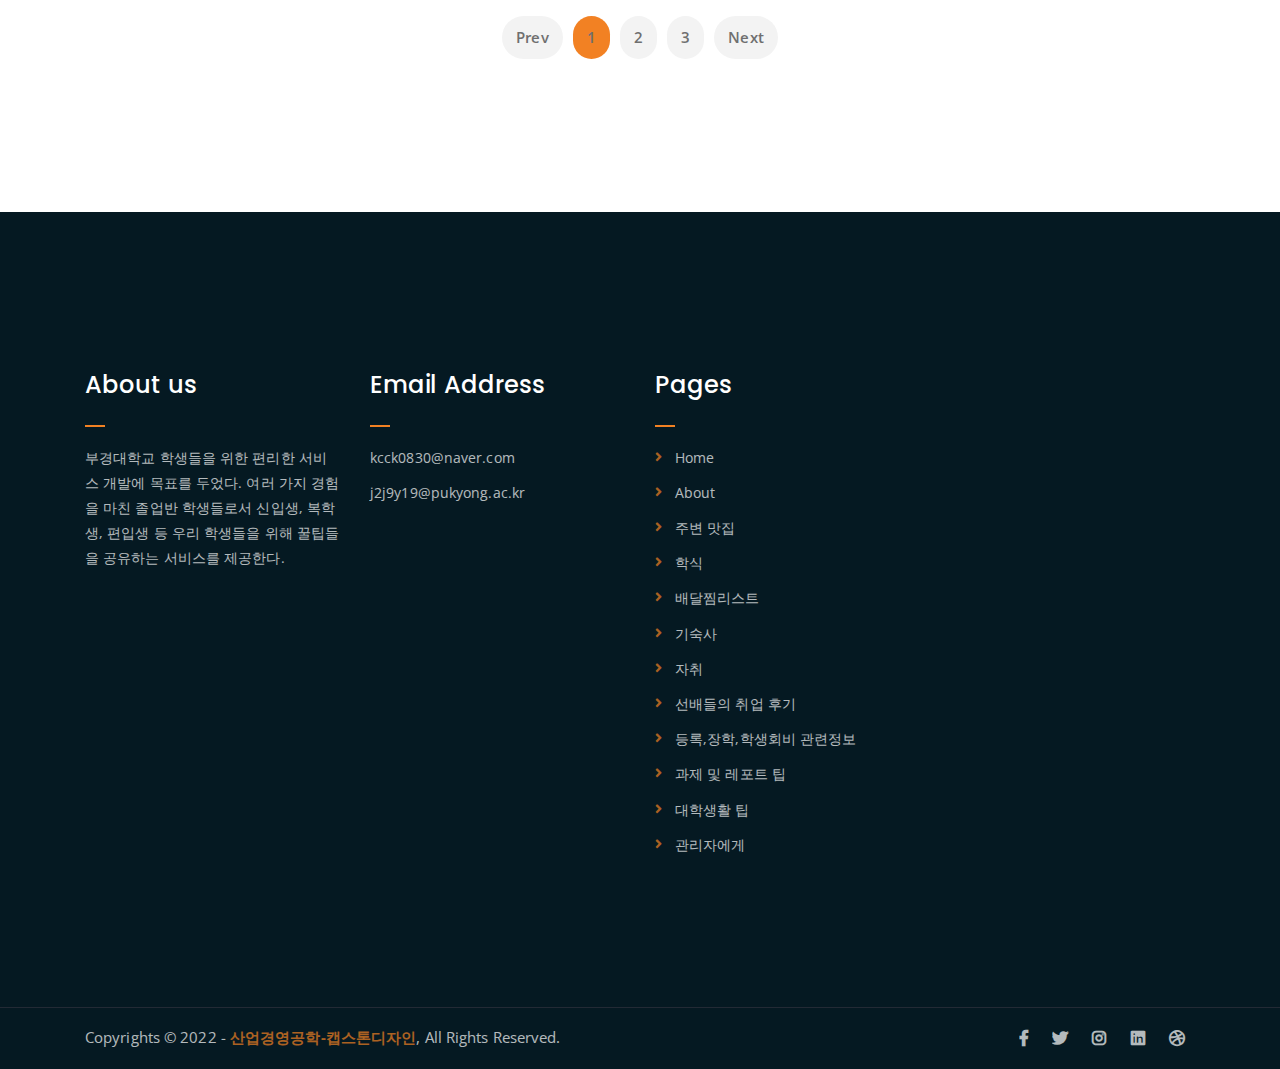
<file: tip.html>
<!DOCTYPE html>
<html lang="en">
  <head>
    <meta charset="UTF-8" />
    <meta http-equiv="X-UA-Compatible" content="IE=edge" />
    <meta name="viewport" content="width=device-width, initial-scale=1" />
    <meta
      name="description"
      content="Responsive Bootstrap4 Shop Template, Created by Imran Hossain from https://imransdesign.com/"
    />

    <!-- title -->
    <title>여러 가지 대학생활 팁</title>

    <!-- favicon -->
    <link rel="shortcut icon" type="image/png" href="assets/img/아이콘.png" />
    <!-- google font -->
    <link
      href="https://fonts.googleapis.com/css?family=Open+Sans:300,400,700"
      rel="stylesheet"
    />
    <link
      href="https://fonts.googleapis.com/css?family=Poppins:400,700&display=swap"
      rel="stylesheet"
    />
    <!-- fontawesome -->
    <link rel="stylesheet" href="assets/css/all.min.css" />
    <!-- bootstrap -->
    <link rel="stylesheet" href="assets/bootstrap/css/bootstrap.min.css" />
    <!-- owl carousel -->
    <link rel="stylesheet" href="assets/css/owl.carousel.css" />
    <!-- magnific popup -->
    <link rel="stylesheet" href="assets/css/magnific-popup.css" />
    <!-- animate css -->
    <link rel="stylesheet" href="assets/css/animate.css" />
    <!-- mean menu css -->
    <link rel="stylesheet" href="assets/css/meanmenu.min.css" />
    <!-- main style -->
    <link rel="stylesheet" href="assets/css/main.css" />
    <!-- responsive -->
    <link rel="stylesheet" href="assets/css/responsive.css" />
  </head>
  <body>
    <!--PreLoader-->
    <div class="loader">
      <div class="loader-inner">
        <div class="circle"></div>
      </div>
    </div>
    <!--PreLoader Ends-->

    <!-- header -->
    <div class="top-header-area" id="sticker">
      <div class="container">
        <div class="row">
          <div class="col-lg-12 col-sm-12 text-center">
            <div class="main-menu-wrap">
              <!-- logo -->
              <div class="site-logo">
                <a href="index.html">
                  <img src="assets/img/로고.png" alt="" />
                </a>
              </div>
              <!-- logo -->

              <!-- menu start -->
              <nav class="main-menu">
                <ul>
                  <li class="current-list-item">
                    <a href="index.html">Home</a>
                  </li>
                  <li><a href="about.html">About</a></li>
                  <li>
                    <a href="#">주변 맛집 및 학식 배달찜리스트</a>
                    <ul class="sub-menu">
                      <li><a href="neareat.html">주변 맛집</a></li>
                      <li><a href="schooleat.html">학식</a></li>
                      <li><a href="deliveryeat.html">배달찜리스트</a></li>
                    </ul>
                  </li>
                  <li>
                    <a href="#">기숙사 및 자취 팁</a>
                    <ul class="sub-menu">
                      <li><a href="gisooktip.html">기숙사</a></li>
                      <li><a href="alone.html">자취</a></li>
                    </ul>
                  </li>
                  <li><a href="jobadvice.html">선배들의 취업 후기</a></li>
                  <!--취업 기숙사형식대로-->
                  <li><a href="money.html">등록,장학,학생회비 관련정보</a></li>
                  <li><a href="assignment.html">과제 및 레포트 팁</a></li>
                  <!---->
                  <li><a href="tip.html">대학생활 팁</a></li>
                  <li><a href="contact.html">관리자에게</a></li>
                </ul>
              </nav>
              <div class="mobile-menu"></div>
              <!-- menu end -->
            </div>
          </div>
        </div>
      </div>
    </div>
    <!-- end header -->

    <!-- search area -->
    <div class="search-area">
      <div class="container">
        <div class="row">
          <div class="col-lg-12">
            <span class="close-btn"><i class="fas fa-window-close"></i></span>
            <div class="search-bar">
              <div class="search-bar-tablecell">
                <h3>Search For:</h3>
                <input type="text" placeholder="Keywords" />
                <button type="submit">
                  Search <i class="fas fa-search"></i>
                </button>
              </div>
            </div>
          </div>
        </div>
      </div>
    </div>
    <!-- end search arewa -->

    <!-- breadcrumb-section -->
    <div class="breadcrumb-section breadcrumb-bg">
      <div class="container">
        <div class="row">
          <div class="col-lg-8 offset-lg-2 text-center">
            <div class="breadcrumb-text">
              <p>부경 꿀팁 연구소</p>
              <h1>여러 가지 대학생활 팁</h1>
            </div>
          </div>
        </div>
      </div>
    </div>
    <!-- end breadcrumb section -->

    <!-- latest news -->
    <div class="latest-news mt-150 mb-150">
      <div class="container">
        <div class="row">
          <div class="col-lg-4 col-md-6">
            <div class="single-latest-news">
              <a href="팁/윈도우오피스.html"
                ><div class="latest-news-bg news-bg-1"></div
              ></a>
              <div class="news-text-box">
                <h3>
                  <a href="팁/윈도우오피스.html"
                    >윈도우 10 및 오피스 무료사용</a
                  >
                </h3>
                <p class="blog-meta">
                  <span class="author"><i class="fas fa-user"></i>선배</span>
                  <span class="date"></span>
                </p>
                <p class="excerpt">
                  윈도우10무료설치 및 오피스 무료사용<br />
                  윈도우10edu 최상위버전 무료 링크
                </p>
                <a href="팁/윈도우오피스.html" class="read-more-btn"
                  >read more <i class="fas fa-angle-right"></i
                ></a>
              </div>
            </div>
          </div>
          <div class="col-lg-4 col-md-6">
            <div class="single-latest-news">
              <a href="팁/수업교재.html"
                ><div class="latest-news-bg news-bg-2"></div
              ></a>
              <div class="news-text-box">
                <h3>
                  <a href="팁/수업교재.html">수업교재 어디서 살까요?</a>
                </h3>
                <p class="blog-meta">
                  <span class="author"><i class="fas fa-user"></i> 선배</span>
                  <span class="date"></span>
                </p>
                <p class="excerpt">수업교재 어디서 살까요?</p>
                <a href="팁/수업교재.html" class="read-more-btn"
                  >read more <i class="fas fa-angle-right"></i
                ></a>
              </div>
            </div>
          </div>
          <div class="col-lg-4 col-md-6">
            <div class="single-latest-news">
              <a href="팁/교직원과마찰시대응법.html"
                ><div class="latest-news-bg news-bg-3"></div
              ></a>
              <div class="news-text-box">
                <h3>
                  <a href="팁/교직원과마찰시대응법.html"
                    >교직원과 마찰시 대응법, 민원 팁</a
                  >
                </h3>
                <p class="blog-meta">
                  <span class="author"><i class="fas fa-user"></i> 선배</span>
                  <span class="date"></span>
                </p>
                <p class="excerpt">교직원과 마찰시 대응법, 민원 팁입니다.</p>
                <a href="팁/교직원과마찰시대응법.html" class="read-more-btn"
                  >read more <i class="fas fa-angle-right"></i
                ></a>
              </div>
            </div>
          </div>
          <div class="col-lg-4 col-md-6">
            <div class="single-latest-news">
              <a href="팁/새내기노트북.html"
                ><div class="latest-news-bg news-bg-4"></div
              ></a>
              <div class="news-text-box">
                <h3>
                  <a href="팁/새내기노트북.html">새내기 노트북 선택 가이드</a>
                </h3>
                <p class="blog-meta">
                  <span class="author"><i class="fas fa-user"></i> 선배</span>
                  <span class="date"></span>
                </p>
                <p class="excerpt">새내기들을 위한 노트북 선택 가이드입니다.</p>
                <a href="팁/새내기노트북.html" class="read-more-btn"
                  >read more <i class="fas fa-angle-right"></i
                ></a>
              </div>
            </div>
          </div>
          <div class="col-lg-4 col-md-6">
            <div class="single-latest-news">
              <a href="팁/ktx할인.html"
                ><div class="latest-news-bg news-bg-5"></div
              ></a>
              <div class="news-text-box">
                <h3>
                  <a href="팁/ktx할인.html"
                    >KTX 청소년할인 받고 타기(~만24세)</a
                  >
                </h3>
                <p class="blog-meta">
                  <span class="author"><i class="fas fa-user"></i> 선배</span>
                  <span class="date"></span>
                </p>
                <p class="excerpt">
                  ktx 청소년할인 받고 타는 법에 대한 내용입니다.
                </p>
                <a href="팁/ktx할인.html" class="read-more-btn"
                  >read more <i class="fas fa-angle-right"></i
                ></a>
              </div>
            </div>
          </div>
          <div class="col-lg-4 col-md-6">
            <div class="single-latest-news">
              <a href="팁/중앙동아리.html"
                ><div class="latest-news-bg news-bg-6"></div
              ></a>
              <div class="news-text-box">
                <h3>
                  <a href="팁/중앙동아리.html">부경대학교 중앙동아리 정리</a>
                </h3>
                <p class="blog-meta">
                  <span class="author"><i class="fas fa-user"></i> 선배</span>
                  <span class="date"></span>
                </p>
                <p class="excerpt">부경대학교 중앙동아리 정리 목록입니다.</p>
                <a href="팁/중앙동아리.html" class="read-more-btn"
                  >read more <i class="fas fa-angle-right"></i
                ></a>
              </div>
            </div>
          </div>
        </div>

        <div class="row">
          <div class="container">
            <div class="row">
              <div class="col-lg-12 text-center">
                <div class="pagination-wrap">
                  <ul>
                    <li><a href="#">Prev</a></li>
                    <li><a class="active" href="tip.html">1</a></li>
                    <li><a href="tip2.html">2</a></li>
                    <li><a href="#">3</a></li>
                    <li><a href="tip2.html">Next</a></li>
                  </ul>
                </div>
              </div>
            </div>
          </div>
        </div>
      </div>
    </div>
    <!-- end latest news -->

    <div class="ad-banner">
      <ins
        class="kakao_ad_area"
        style="display: none"
        data-ad-unit="DAN-45OWRz4MvU2NfyVK"
        data-ad-width="320"
        data-ad-height="100"
      ></ins>
      <script
        type="text/javascript"
        src="//t1.daumcdn.net/kas/static/ba.min.js"
        async
      ></script>
    </div>

    <!-- footer -->
    <div class="footer-area">
      <div class="container">
        <div class="row">
          <div class="col-lg-3 col-md-6">
            <div class="footer-box about-widget">
              <h2 class="widget-title">About us</h2>
              <p>
                부경대학교 학생들을 위한 편리한 서비스 개발에 목표를 두었다.
                여러 가지 경험을 마친 졸업반 학생들로서 신입생, 복학생, 편입생
                등 우리 학생들을 위해 꿀팁들을 공유하는 서비스를 제공한다.
              </p>
            </div>
          </div>
          <div class="col-lg-3 col-md-6">
            <div class="footer-box get-in-touch">
              <h2 class="widget-title">Email Address</h2>
              <ul>
                <li>kcck0830@naver.com</li>
                <li>j2j9y19@pukyong.ac.kr</li>
              </ul>
            </div>
          </div>
          <div class="col-lg-3 col-md-6">
            <div class="footer-box pages">
              <h2 class="widget-title">Pages</h2>
              <ul>
                <li><a href="index.html">Home</a></li>
                <li><a href="about.html">About</a></li>
                <li><a href="neareat.html">주변 맛집</a></li>
                <li><a href="schooleat.html">학식</a></li>
                <li><a href="deliveryeat.html">배달찜리스트</a></li>
                <li><a href="gisooktip.html">기숙사</a></li>
                <li><a href="alone.html">자취</a></li>
                <li><a href="jobadvice.html">선배들의 취업 후기</a></li>
                <li><a href="money.html">등록,장학,학생회비 관련정보</a></li>
                <li><a href="assignment.html">과제 및 레포트 팁</a></li>
                <li><a href="tip.html">대학생활 팁</a></li>
                <li><a href="contact.html">관리자에게</a></li>
              </ul>
            </div>
          </div>
        </div>
      </div>
    </div>
    <!-- end footer -->

    <!-- copyright -->
    <div class="copyright">
      <div class="container">
        <div class="row">
          <div class="col-lg-6 col-md-12">
            <p>
              Copyrights &copy; 2022 -
              <a href="https://sme.pknu.ac.kr/sme/1"
                >산업경영공학-캡스톤디자인</a
              >, All Rights Reserved.
            </p>
          </div>
          <div class="col-lg-6 text-right col-md-12">
            <div class="social-icons">
              <ul>
                <li>
                  <a href="#" target="_blank"
                    ><i class="fab fa-facebook-f"></i
                  ></a>
                </li>
                <li>
                  <a href="#" target="_blank"><i class="fab fa-twitter"></i></a>
                </li>
                <li>
                  <a href="#" target="_blank"
                    ><i class="fab fa-instagram"></i
                  ></a>
                </li>
                <li>
                  <a href="#" target="_blank"
                    ><i class="fab fa-linkedin"></i
                  ></a>
                </li>
                <li>
                  <a href="#" target="_blank"
                    ><i class="fab fa-dribbble"></i
                  ></a>
                </li>
              </ul>
            </div>
          </div>
        </div>
      </div>
    </div>
    <!-- end copyright -->

    <!-- jquery -->
    <script src="assets/js/jquery-1.11.3.min.js"></script>
    <!-- bootstrap -->
    <script src="assets/bootstrap/js/bootstrap.min.js"></script>
    <!-- count down -->
    <script src="assets/js/jquery.countdown.js"></script>
    <!-- isotope -->
    <script src="assets/js/jquery.isotope-3.0.6.min.js"></script>
    <!-- waypoints -->
    <script src="assets/js/waypoints.js"></script>
    <!-- owl carousel -->
    <script src="assets/js/owl.carousel.min.js"></script>
    <!-- magnific popup -->
    <script src="assets/js/jquery.magnific-popup.min.js"></script>
    <!-- mean menu -->
    <script src="assets/js/jquery.meanmenu.min.js"></script>
    <!-- sticker js -->
    <script src="assets/js/sticker.js"></script>
    <!-- main js -->
    <script src="assets/js/main.js"></script>
  </body>
</html>
</file>
<file: assets/css/responsive.css>
/* Medium Layout: 1280px. */
@media only screen and (min-width: 992px) {
}

@media only screen and (min-width: 992px) and (max-width: 1200px) { 
	.hero-text h1 {
	    font-size: 45px;
	}

	a.video-play-btn {
		right: 51%;
	}
	.hero-area div.hero-form {
		bottom: -20%;
	}

	.cart-buttons a:first-child {
	    margin-right: 0;
	    margin-bottom: 15px;
	}
	.contact-form form p input[type=email] {
	    margin-left: 8px;
	}
	.contact-form-box h4 i {
	    left: -20%;
	}
	.comment-template form p input[type=email] {
	    margin-left: 8px;
	}
	ul.main-menu li a {
	    padding: 15px 13px;
	}
	span.close-btn {
	    right: 0;
	}
	ul.sub-menu li a {
	    padding: 7px 10px;
	}

}
/* Tablet Layout: 768px. */
@media only screen and (min-width: 768px) and (max-width: 991px) { 
	.hero-text h1 {
	    font-size: 40px;
	}
	.footer-box {
	    margin-bottom: 40px;
	}
	.copyright p {
	    text-align: center;
	}
	.copyright .social-icons {
	    text-align: center;
	}
	.feature-bg:after {
		display: none;
	}
	.single-team-item {
	    margin-bottom: 30px;
	}
	table.cart-table {
	    margin-bottom: 50px;
	}
	.order-details-wrap {
	    margin-top: 50px;
	}
	.contact-form form p input[type=text], 
	.contact-form form p input[type=tel], 
	.contact-form form p input[type=email] {
	    width: 100%;
	}

	.contact-form form p input[type=email] {
	    margin-left: 0;
	    margin-top: 15px;
	}
	.contact-form form p input[type=tel] {
		margin-bottom: 15px;
	}

	.hero-area div.hero-form {
		width: 325px;
		top: 30%;
	}

	.comment-template form p input[type=text], 
	.comment-template form p input[type=email] {
	    width: 100%;
	}

	.comment-template form p input[type=email] {
	    margin-top: 15px;
	    margin-left: 0;
	}
	.sidebar-section {
	    margin-left: 0;
	    margin-top: 50px;
	}
	.single-product-img {
	    margin-bottom: 30px;
	}
	.single-product-img img {
	    width: 100%;
	}
	.single-project-img img {
	    width: 100%;
	}
	.site-logo a img {
	    max-width: 150px;
	}
	.site-logo {
	    text-align: center;
	    position: absolute;
	    z-index: 999;
	}
	.mean-container .mean-bar {
		z-index: 2;
	}
	.responsive-menu-wrap {
	    display: block;
	}
	.header-icons {
	    text-align: center;
	}
	.top-header-area {
	    padding: 15px 0;
	}

	.responsive-menu-wrap {
	    position: absolute;
	    top: 0;
	}

	.featured-section {
	    padding: 0;
	}

	.responsive-menu-wrap {
	    left: 50%;
	    margin-top: 10px;
	    margin-left: -57.5px;
	}
	.hero-text-tablecell {
	    padding: 0px 70px;
	}
	.hero-form .hero-text h1 {
	    font-size: 30px;
	}

	.hero-form .hero-text p.subtitle {
	    font-size: 13px;
	}

	.hero-form .hero-btns a.bordered-btn {
	    margin-left: 0;
	    margin-top: 20px;
	}

	.sticky-wrapper.is-sticky .top-header-area {
	    position: absolute!important;
	    background-color: transparent;
	}
	.featured-box {
	    padding: 30px;
	}

	.featured-section {
	    padding: 100px 0;
	}
	nav.main-menu {
	    display: none;
	}
	table.order-details {
	    width: 100%;
	}
	.contact-form-box h4 i {
	    left: -7%;
	}
	.single-product-content h3 {
	    font-size: 20px;
	    font-weight: 500;
	    line-height: 1.6;
	}

	.single-product-content {
	    margin-left: 15px;
	}
	a.mobile-hide.search-bar-icon {
	    display: none!important;
	}
	.mobile-show {
		display: block!important;
	}
	a.mobile-show.search-bar-icon {
	    position: absolute;
	    right: 60px;
	    top: 22px;
	    z-index: 999;
	    color: #fff;
	}

}

/* Mobile Layout: 320px. */
@media only screen and (max-width: 767px) {

	.site-logo img {
	    max-width: 150px;
	}

	.responsive-menu-wrap {
	    top: -35px;
	}

	span.close-btn {
		right: 35px;
	}
	.header-icons {
	    text-align: center;
	}
	.hero-text h1 {
	    font-size: 28px;
	}

	.hero-text p.subtitle {
	    font-size: 13px;
	}
	.section-title p {
	    max-width: 400px;
	}

	.section-title h3 {
	    font-size: 25px;
	}

	p.testimonial-body {
	    font-size: 15px;
	}
	.responsive-menu {
	    left: auto;
	    right: 0;
	}

	.featured-section {
	    padding: 0;
	}

	a.video-play-btn {
	    right: auto;
	    left: 50%;
	    margin-left: -45px;
	}

	.shop-banner h3 {
		font-size: 34px;
	}

	.footer-box {
	    margin-bottom: 50px;
	}

	.copyright p {
	    text-align: center;
	}

	.social-icons {
	    text-align: center;
	}

	.footer-area {
		padding: 80px 0;
	}

	.hero-text {
	    text-align: center;
	}

	.responsive-menu-wrap {
	    position: relative;
	}

	.breadcrumb-text h1 {
	    font-size: 30px;
	}

	.feature-bg:after {
	    display: none;
	}
	
	.text-block {
	    margin-bottom: 50px;
	}

	.single-team-item {
	    margin-bottom: 50px;
	}

	.team-bg {
	    height: 450px;
	}

	.total-section {
	    margin-top: 30px;
	}

	.order-details-wrap {
	    margin-top: 50px;
	}

	.contact-form form p input[type=text], 
	.contact-form form p input[type=tel], 
	.contact-form form p input[type=email] {
	    width: 100%;
	}
	.contact-form form p input[type=tel] {
		margin-bottom: 15px;
	}

	.contact-form form p input[type=email] {
	    margin-left: 0;
	    margin-top: 15px;
	}

	.find-location p {
	    font-size: 20px;
	}

	.comment-template form p input[type=email] {
	    margin-left: 0;
	    margin-top: 15px;
	}

	.comment-template form p input[type=text], 
	.comment-template form p input[type=email] {
	    width: 100%;
	}

	.sidebar-section {
	    margin-left: 0;
	    margin-top: 50px;
	}

	.single-product-content {
	    margin-left: 0;
	    margin-top: 15px;
	}

	.single-product-content h3 {
	    font-size: 20px;
	    line-height: 1.5;
	}

	.product-image {
	    padding: 60px;
	    padding-bottom: 0;
	}

	.header-icons {
	    text-align: right;
	    margin-top: 15px;
	}

	.feature-bg {
	    margin: 100px 0;
	}

	.margin-top-150p {
	    margin-top: 650px;
	}

	.display-hidden {
	    display: none;
	}

	.hero-area div.hero-form {
		right: 0;
	}

	.hero-btns a.boxed-btn {
	    display: block;
	    margin: 0 auto;
	}

	.hero-btns {
	    text-align: center;
	}

	.hero-btns a.bordered-btn {
	    margin-left: 0;
	    margin-top: 15px;
	    display: block;
	}
	.hero-area div.hero-form {
		width: auto;
	}
	.section-title p {
		max-width: 285px;
	}

	p.testimonial-body {
		max-width: 285px;
	}
	.hero-area div.hero-form {
		top: 0;
	}
	.single-media-wrap h4 {
	    font-size: 15px;
	}

	.sticky-wrapper.is-sticky .top-header-area {
	    position: absolute!important;
	    background-color: transparent;
	    padding: 25px 0;
	}
	.featured-box {
	    padding: 0 45px;
	    margin-bottom: 10px;
	}

	.featured-section {
	    padding: 100px 0;
	}
	.search-bar-tablecell input {
	    font-size: 20px;
	}
	.header-icons {
		margin-top: 0;
	}
	.site-logo {
    position: absolute;
	    z-index: 99;
	}

	.mean-container .mean-bar {
	    z-index: 2;
	}
	.section-title {
	    margin-bottom: 50px;
	}
	.service-text h3 {
	    font-size: 18px;
	}
	.featured-box h2 {
	    font-size: 23px;
	}

	.featured-box h3 {
	    font-size: 18px;
	}

	.cta-text h3 {
	    line-height: 1.6;
	}

	.news-text-box h3 {
	    font-size: 20px;
	    line-height: 1.5;
	}

	.copyright p {
	    padding-bottom: 0;
	}
	.single-service-box {
	    padding: 30px;
	}

	.service-icon-table {
	    height: 80px;
	}

	.service-icon-tablecell i {
	    font-size: 30px;
	}

	.main-menu {
	    display: none;
	}
	.error-text h1 {
	    font-size: 25px;
	}
	h2.widget-title {
	    font-size: 20px;
	}
	.cart-table-wrap {
	    width: 100%;
	    overflow-x: scroll;
	}
	table.cart-table {
		width: 690px;
	}
	.cart-buttons a:first-child {
	    margin-bottom: 15px;
	}
	.form-title h2 {
	    font-size: 20px;
	}

	.contact-form-box h4 i {
	    left: -20%;
	}
	.featured-text p {
	    line-height: 1.8;
	}
	.single-artcile-bg {
	    height: 300px;
	}

	.single-article-text h2 {
	    font-size: 20px;
	}

	.comments-list-wrap h3, .comment-template h4 {
	    font-size: 20px;
	}

	.comment-user-avater img {
	    max-width: 45px;
	}

	.comment-text-body {
	    padding-left: 60px;
	}

	.comment-text-body h4 a {
	    display: block;
	    border: none;
	    margin-left: 0;
	    margin-top: 10px;
	}

	.comment-text-body h4 {
	    font-size: 18px;
	}

	.comment-text-body p {
	    line-height: 1.8;
	}

	.single-comment-body.child {
	    margin-left: 0;
	}
	.single-product-content h3 {
	    font-size: 20px;
	    line-height: 1.5;
	}
	a.mobile-hide.search-bar-icon {
	    display: none!important;
	}
	.mobile-show {
		display: block!important;
	}
	a.mobile-show.search-bar-icon {
	    position: absolute;
	    right: 60px;
	    top: 22px;
	    z-index: 999;
	    color: #fff;
	}
}
/* Wide Mobile Layout: 480px. */
@media only screen and (min-width: 480px) and (max-width: 767px) { 
	.hero-area div.hero-form {
	    margin: 0 auto;
	    right: auto;
	    width: 380px;
	    left: 50%;
	    margin-left: -190px;
	}

	.hero-btns {
	    text-align: center;
	}

	.hero-btns a.bordered-btn {
	    margin-left: 0;
	    margin-top: 15px;
	    display: block;
	}
}
</file>
<file: assets/css/all.min.css>
.fa,.fab,.fal,.far,.fas{-moz-osx-font-smoothing:grayscale;-webkit-font-smoothing:antialiased;display:inline-block;font-style:normal;font-variant:normal;text-rendering:auto;line-height:1}.fa-lg{font-size:1.33333em;line-height:.75em;vertical-align:-.0667em}.fa-xs{font-size:.75em}.fa-sm{font-size:.875em}.fa-1x{font-size:1em}.fa-2x{font-size:2em}.fa-3x{font-size:3em}.fa-4x{font-size:4em}.fa-5x{font-size:5em}.fa-6x{font-size:6em}.fa-7x{font-size:7em}.fa-8x{font-size:8em}.fa-9x{font-size:9em}.fa-10x{font-size:10em}.fa-fw{text-align:center;width:1.25em}.fa-ul{list-style-type:none;margin-left:2.5em;padding-left:0}.fa-ul>li{position:relative}.fa-li{left:-2em;position:absolute;text-align:center;width:2em;line-height:inherit}.fa-border{border:.08em solid #eee;border-radius:.1em;padding:.2em .25em .15em}.fa-pull-left{float:left}.fa-pull-right{float:right}.fa.fa-pull-left,.fab.fa-pull-left,.fal.fa-pull-left,.far.fa-pull-left,.fas.fa-pull-left{margin-right:.3em}.fa.fa-pull-right,.fab.fa-pull-right,.fal.fa-pull-right,.far.fa-pull-right,.fas.fa-pull-right{margin-left:.3em}.fa-spin{animation:fa-spin 2s infinite linear}.fa-pulse{animation:fa-spin 1s infinite steps(8)}@keyframes fa-spin{0%{transform:rotate(0deg)}to{transform:rotate(1turn)}}.fa-rotate-90{-ms-filter:"progid:DXImageTransform.Microsoft.BasicImage(rotation=1)";transform:rotate(90deg)}.fa-rotate-180{-ms-filter:"progid:DXImageTransform.Microsoft.BasicImage(rotation=2)";transform:rotate(180deg)}.fa-rotate-270{-ms-filter:"progid:DXImageTransform.Microsoft.BasicImage(rotation=3)";transform:rotate(270deg)}.fa-flip-horizontal{-ms-filter:"progid:DXImageTransform.Microsoft.BasicImage(rotation=0, mirror=1)";transform:scaleX(-1)}.fa-flip-vertical{transform:scaleY(-1)}.fa-flip-horizontal.fa-flip-vertical,.fa-flip-vertical{-ms-filter:"progid:DXImageTransform.Microsoft.BasicImage(rotation=2, mirror=1)"}.fa-flip-horizontal.fa-flip-vertical{transform:scale(-1)}:root .fa-flip-horizontal,:root .fa-flip-vertical,:root .fa-rotate-90,:root .fa-rotate-180,:root .fa-rotate-270{filter:none}.fa-stack{display:inline-block;height:2em;line-height:2em;position:relative;vertical-align:middle;width:2.5em}.fa-stack-1x,.fa-stack-2x{left:0;position:absolute;text-align:center;width:100%}.fa-stack-1x{line-height:inherit}.fa-stack-2x{font-size:2em}.fa-inverse{color:#fff}.fa-500px:before{content:"\f26e"}.fa-accessible-icon:before{content:"\f368"}.fa-accusoft:before{content:"\f369"}.fa-acquisitions-incorporated:before{content:"\f6af"}.fa-ad:before{content:"\f641"}.fa-address-book:before{content:"\f2b9"}.fa-address-card:before{content:"\f2bb"}.fa-adjust:before{content:"\f042"}.fa-adn:before{content:"\f170"}.fa-adobe:before{content:"\f778"}.fa-adversal:before{content:"\f36a"}.fa-affiliatetheme:before{content:"\f36b"}.fa-air-freshener:before{content:"\f5d0"}.fa-algolia:before{content:"\f36c"}.fa-align-center:before{content:"\f037"}.fa-align-justify:before{content:"\f039"}.fa-align-left:before{content:"\f036"}.fa-align-right:before{content:"\f038"}.fa-alipay:before{content:"\f642"}.fa-allergies:before{content:"\f461"}.fa-amazon:before{content:"\f270"}.fa-amazon-pay:before{content:"\f42c"}.fa-ambulance:before{content:"\f0f9"}.fa-american-sign-language-interpreting:before{content:"\f2a3"}.fa-amilia:before{content:"\f36d"}.fa-anchor:before{content:"\f13d"}.fa-android:before{content:"\f17b"}.fa-angellist:before{content:"\f209"}.fa-angle-double-down:before{content:"\f103"}.fa-angle-double-left:before{content:"\f100"}.fa-angle-double-right:before{content:"\f101"}.fa-angle-double-up:before{content:"\f102"}.fa-angle-down:before{content:"\f107"}.fa-angle-left:before{content:"\f104"}.fa-angle-right:before{content:"\f105"}.fa-angle-up:before{content:"\f106"}.fa-angry:before{content:"\f556"}.fa-angrycreative:before{content:"\f36e"}.fa-angular:before{content:"\f420"}.fa-ankh:before{content:"\f644"}.fa-app-store:before{content:"\f36f"}.fa-app-store-ios:before{content:"\f370"}.fa-apper:before{content:"\f371"}.fa-apple:before{content:"\f179"}.fa-apple-alt:before{content:"\f5d1"}.fa-apple-pay:before{content:"\f415"}.fa-archive:before{content:"\f187"}.fa-archway:before{content:"\f557"}.fa-arrow-alt-circle-down:before{content:"\f358"}.fa-arrow-alt-circle-left:before{content:"\f359"}.fa-arrow-alt-circle-right:before{content:"\f35a"}.fa-arrow-alt-circle-up:before{content:"\f35b"}.fa-arrow-circle-down:before{content:"\f0ab"}.fa-arrow-circle-left:before{content:"\f0a8"}.fa-arrow-circle-right:before{content:"\f0a9"}.fa-arrow-circle-up:before{content:"\f0aa"}.fa-arrow-down:before{content:"\f063"}.fa-arrow-left:before{content:"\f060"}.fa-arrow-right:before{content:"\f061"}.fa-arrow-up:before{content:"\f062"}.fa-arrows-alt:before{content:"\f0b2"}.fa-arrows-alt-h:before{content:"\f337"}.fa-arrows-alt-v:before{content:"\f338"}.fa-artstation:before{content:"\f77a"}.fa-assistive-listening-systems:before{content:"\f2a2"}.fa-asterisk:before{content:"\f069"}.fa-asymmetrik:before{content:"\f372"}.fa-at:before{content:"\f1fa"}.fa-atlas:before{content:"\f558"}.fa-atlassian:before{content:"\f77b"}.fa-atom:before{content:"\f5d2"}.fa-audible:before{content:"\f373"}.fa-audio-description:before{content:"\f29e"}.fa-autoprefixer:before{content:"\f41c"}.fa-avianex:before{content:"\f374"}.fa-aviato:before{content:"\f421"}.fa-award:before{content:"\f559"}.fa-aws:before{content:"\f375"}.fa-baby:before{content:"\f77c"}.fa-baby-carriage:before{content:"\f77d"}.fa-backspace:before{content:"\f55a"}.fa-backward:before{content:"\f04a"}.fa-balance-scale:before{content:"\f24e"}.fa-ban:before{content:"\f05e"}.fa-band-aid:before{content:"\f462"}.fa-bandcamp:before{content:"\f2d5"}.fa-barcode:before{content:"\f02a"}.fa-bars:before{content:"\f0c9"}.fa-baseball-ball:before{content:"\f433"}.fa-basketball-ball:before{content:"\f434"}.fa-bath:before{content:"\f2cd"}.fa-battery-empty:before{content:"\f244"}.fa-battery-full:before{content:"\f240"}.fa-battery-half:before{content:"\f242"}.fa-battery-quarter:before{content:"\f243"}.fa-battery-three-quarters:before{content:"\f241"}.fa-bed:before{content:"\f236"}.fa-beer:before{content:"\f0fc"}.fa-behance:before{content:"\f1b4"}.fa-behance-square:before{content:"\f1b5"}.fa-bell:before{content:"\f0f3"}.fa-bell-slash:before{content:"\f1f6"}.fa-bezier-curve:before{content:"\f55b"}.fa-bible:before{content:"\f647"}.fa-bicycle:before{content:"\f206"}.fa-bimobject:before{content:"\f378"}.fa-binoculars:before{content:"\f1e5"}.fa-biohazard:before{content:"\f780"}.fa-birthday-cake:before{content:"\f1fd"}.fa-bitbucket:before{content:"\f171"}.fa-bitcoin:before{content:"\f379"}.fa-bity:before{content:"\f37a"}.fa-black-tie:before{content:"\f27e"}.fa-blackberry:before{content:"\f37b"}.fa-blender:before{content:"\f517"}.fa-blender-phone:before{content:"\f6b6"}.fa-blind:before{content:"\f29d"}.fa-blog:before{content:"\f781"}.fa-blogger:before{content:"\f37c"}.fa-blogger-b:before{content:"\f37d"}.fa-bluetooth:before{content:"\f293"}.fa-bluetooth-b:before{content:"\f294"}.fa-bold:before{content:"\f032"}.fa-bolt:before{content:"\f0e7"}.fa-bomb:before{content:"\f1e2"}.fa-bone:before{content:"\f5d7"}.fa-bong:before{content:"\f55c"}.fa-book:before{content:"\f02d"}.fa-book-dead:before{content:"\f6b7"}.fa-book-open:before{content:"\f518"}.fa-book-reader:before{content:"\f5da"}.fa-bookmark:before{content:"\f02e"}.fa-bowling-ball:before{content:"\f436"}.fa-box:before{content:"\f466"}.fa-box-open:before{content:"\f49e"}.fa-boxes:before{content:"\f468"}.fa-braille:before{content:"\f2a1"}.fa-brain:before{content:"\f5dc"}.fa-briefcase:before{content:"\f0b1"}.fa-briefcase-medical:before{content:"\f469"}.fa-broadcast-tower:before{content:"\f519"}.fa-broom:before{content:"\f51a"}.fa-brush:before{content:"\f55d"}.fa-btc:before{content:"\f15a"}.fa-bug:before{content:"\f188"}.fa-building:before{content:"\f1ad"}.fa-bullhorn:before{content:"\f0a1"}.fa-bullseye:before{content:"\f140"}.fa-burn:before{content:"\f46a"}.fa-buromobelexperte:before{content:"\f37f"}.fa-bus:before{content:"\f207"}.fa-bus-alt:before{content:"\f55e"}.fa-business-time:before{content:"\f64a"}.fa-buysellads:before{content:"\f20d"}.fa-calculator:before{content:"\f1ec"}.fa-calendar:before{content:"\f133"}.fa-calendar-alt:before{content:"\f073"}.fa-calendar-check:before{content:"\f274"}.fa-calendar-day:before{content:"\f783"}.fa-calendar-minus:before{content:"\f272"}.fa-calendar-plus:before{content:"\f271"}.fa-calendar-times:before{content:"\f273"}.fa-calendar-week:before{content:"\f784"}.fa-camera:before{content:"\f030"}.fa-camera-retro:before{content:"\f083"}.fa-campground:before{content:"\f6bb"}.fa-canadian-maple-leaf:before{content:"\f785"}.fa-candy-cane:before{content:"\f786"}.fa-cannabis:before{content:"\f55f"}.fa-capsules:before{content:"\f46b"}.fa-car:before{content:"\f1b9"}.fa-car-alt:before{content:"\f5de"}.fa-car-battery:before{content:"\f5df"}.fa-car-crash:before{content:"\f5e1"}.fa-car-side:before{content:"\f5e4"}.fa-caret-down:before{content:"\f0d7"}.fa-caret-left:before{content:"\f0d9"}.fa-caret-right:before{content:"\f0da"}.fa-caret-square-down:before{content:"\f150"}.fa-caret-square-left:before{content:"\f191"}.fa-caret-square-right:before{content:"\f152"}.fa-caret-square-up:before{content:"\f151"}.fa-caret-up:before{content:"\f0d8"}.fa-carrot:before{content:"\f787"}.fa-cart-arrow-down:before{content:"\f218"}.fa-cart-plus:before{content:"\f217"}.fa-cash-register:before{content:"\f788"}.fa-cat:before{content:"\f6be"}.fa-cc-amazon-pay:before{content:"\f42d"}.fa-cc-amex:before{content:"\f1f3"}.fa-cc-apple-pay:before{content:"\f416"}.fa-cc-diners-club:before{content:"\f24c"}.fa-cc-discover:before{content:"\f1f2"}.fa-cc-jcb:before{content:"\f24b"}.fa-cc-mastercard:before{content:"\f1f1"}.fa-cc-paypal:before{content:"\f1f4"}.fa-cc-stripe:before{content:"\f1f5"}.fa-cc-visa:before{content:"\f1f0"}.fa-centercode:before{content:"\f380"}.fa-centos:before{content:"\f789"}.fa-certificate:before{content:"\f0a3"}.fa-chair:before{content:"\f6c0"}.fa-chalkboard:before{content:"\f51b"}.fa-chalkboard-teacher:before{content:"\f51c"}.fa-charging-station:before{content:"\f5e7"}.fa-chart-area:before{content:"\f1fe"}.fa-chart-bar:before{content:"\f080"}.fa-chart-line:before{content:"\f201"}.fa-chart-pie:before{content:"\f200"}.fa-check:before{content:"\f00c"}.fa-check-circle:before{content:"\f058"}.fa-check-double:before{content:"\f560"}.fa-check-square:before{content:"\f14a"}.fa-chess:before{content:"\f439"}.fa-chess-bishop:before{content:"\f43a"}.fa-chess-board:before{content:"\f43c"}.fa-chess-king:before{content:"\f43f"}.fa-chess-knight:before{content:"\f441"}.fa-chess-pawn:before{content:"\f443"}.fa-chess-queen:before{content:"\f445"}.fa-chess-rook:before{content:"\f447"}.fa-chevron-circle-down:before{content:"\f13a"}.fa-chevron-circle-left:before{content:"\f137"}.fa-chevron-circle-right:before{content:"\f138"}.fa-chevron-circle-up:before{content:"\f139"}.fa-chevron-down:before{content:"\f078"}.fa-chevron-left:before{content:"\f053"}.fa-chevron-right:before{content:"\f054"}.fa-chevron-up:before{content:"\f077"}.fa-child:before{content:"\f1ae"}.fa-chrome:before{content:"\f268"}.fa-church:before{content:"\f51d"}.fa-circle:before{content:"\f111"}.fa-circle-notch:before{content:"\f1ce"}.fa-city:before{content:"\f64f"}.fa-clipboard:before{content:"\f328"}.fa-clipboard-check:before{content:"\f46c"}.fa-clipboard-list:before{content:"\f46d"}.fa-clock:before{content:"\f017"}.fa-clone:before{content:"\f24d"}.fa-closed-captioning:before{content:"\f20a"}.fa-cloud:before{content:"\f0c2"}.fa-cloud-download-alt:before{content:"\f381"}.fa-cloud-meatball:before{content:"\f73b"}.fa-cloud-moon:before{content:"\f6c3"}.fa-cloud-moon-rain:before{content:"\f73c"}.fa-cloud-rain:before{content:"\f73d"}.fa-cloud-showers-heavy:before{content:"\f740"}.fa-cloud-sun:before{content:"\f6c4"}.fa-cloud-sun-rain:before{content:"\f743"}.fa-cloud-upload-alt:before{content:"\f382"}.fa-cloudscale:before{content:"\f383"}.fa-cloudsmith:before{content:"\f384"}.fa-cloudversify:before{content:"\f385"}.fa-cocktail:before{content:"\f561"}.fa-code:before{content:"\f121"}.fa-code-branch:before{content:"\f126"}.fa-codepen:before{content:"\f1cb"}.fa-codiepie:before{content:"\f284"}.fa-coffee:before{content:"\f0f4"}.fa-cog:before{content:"\f013"}.fa-cogs:before{content:"\f085"}.fa-coins:before{content:"\f51e"}.fa-columns:before{content:"\f0db"}.fa-comment:before{content:"\f075"}.fa-comment-alt:before{content:"\f27a"}.fa-comment-dollar:before{content:"\f651"}.fa-comment-dots:before{content:"\f4ad"}.fa-comment-slash:before{content:"\f4b3"}.fa-comments:before{content:"\f086"}.fa-comments-dollar:before{content:"\f653"}.fa-compact-disc:before{content:"\f51f"}.fa-compass:before{content:"\f14e"}.fa-compress:before{content:"\f066"}.fa-compress-arrows-alt:before{content:"\f78c"}.fa-concierge-bell:before{content:"\f562"}.fa-confluence:before{content:"\f78d"}.fa-connectdevelop:before{content:"\f20e"}.fa-contao:before{content:"\f26d"}.fa-cookie:before{content:"\f563"}.fa-cookie-bite:before{content:"\f564"}.fa-copy:before{content:"\f0c5"}.fa-copyright:before{content:"\f1f9"}.fa-couch:before{content:"\f4b8"}.fa-cpanel:before{content:"\f388"}.fa-creative-commons:before{content:"\f25e"}.fa-creative-commons-by:before{content:"\f4e7"}.fa-creative-commons-nc:before{content:"\f4e8"}.fa-creative-commons-nc-eu:before{content:"\f4e9"}.fa-creative-commons-nc-jp:before{content:"\f4ea"}.fa-creative-commons-nd:before{content:"\f4eb"}.fa-creative-commons-pd:before{content:"\f4ec"}.fa-creative-commons-pd-alt:before{content:"\f4ed"}.fa-creative-commons-remix:before{content:"\f4ee"}.fa-creative-commons-sa:before{content:"\f4ef"}.fa-creative-commons-sampling:before{content:"\f4f0"}.fa-creative-commons-sampling-plus:before{content:"\f4f1"}.fa-creative-commons-share:before{content:"\f4f2"}.fa-creative-commons-zero:before{content:"\f4f3"}.fa-credit-card:before{content:"\f09d"}.fa-critical-role:before{content:"\f6c9"}.fa-crop:before{content:"\f125"}.fa-crop-alt:before{content:"\f565"}.fa-cross:before{content:"\f654"}.fa-crosshairs:before{content:"\f05b"}.fa-crow:before{content:"\f520"}.fa-crown:before{content:"\f521"}.fa-css3:before{content:"\f13c"}.fa-css3-alt:before{content:"\f38b"}.fa-cube:before{content:"\f1b2"}.fa-cubes:before{content:"\f1b3"}.fa-cut:before{content:"\f0c4"}.fa-cuttlefish:before{content:"\f38c"}.fa-d-and-d:before{content:"\f38d"}.fa-d-and-d-beyond:before{content:"\f6ca"}.fa-dashcube:before{content:"\f210"}.fa-database:before{content:"\f1c0"}.fa-deaf:before{content:"\f2a4"}.fa-delicious:before{content:"\f1a5"}.fa-democrat:before{content:"\f747"}.fa-deploydog:before{content:"\f38e"}.fa-deskpro:before{content:"\f38f"}.fa-desktop:before{content:"\f108"}.fa-dev:before{content:"\f6cc"}.fa-deviantart:before{content:"\f1bd"}.fa-dharmachakra:before{content:"\f655"}.fa-dhl:before{content:"\f790"}.fa-diagnoses:before{content:"\f470"}.fa-diaspora:before{content:"\f791"}.fa-dice:before{content:"\f522"}.fa-dice-d20:before{content:"\f6cf"}.fa-dice-d6:before{content:"\f6d1"}.fa-dice-five:before{content:"\f523"}.fa-dice-four:before{content:"\f524"}.fa-dice-one:before{content:"\f525"}.fa-dice-six:before{content:"\f526"}.fa-dice-three:before{content:"\f527"}.fa-dice-two:before{content:"\f528"}.fa-digg:before{content:"\f1a6"}.fa-digital-ocean:before{content:"\f391"}.fa-digital-tachograph:before{content:"\f566"}.fa-directions:before{content:"\f5eb"}.fa-discord:before{content:"\f392"}.fa-discourse:before{content:"\f393"}.fa-divide:before{content:"\f529"}.fa-dizzy:before{content:"\f567"}.fa-dna:before{content:"\f471"}.fa-dochub:before{content:"\f394"}.fa-docker:before{content:"\f395"}.fa-dog:before{content:"\f6d3"}.fa-dollar-sign:before{content:"\f155"}.fa-dolly:before{content:"\f472"}.fa-dolly-flatbed:before{content:"\f474"}.fa-donate:before{content:"\f4b9"}.fa-door-closed:before{content:"\f52a"}.fa-door-open:before{content:"\f52b"}.fa-dot-circle:before{content:"\f192"}.fa-dove:before{content:"\f4ba"}.fa-download:before{content:"\f019"}.fa-draft2digital:before{content:"\f396"}.fa-drafting-compass:before{content:"\f568"}.fa-dragon:before{content:"\f6d5"}.fa-draw-polygon:before{content:"\f5ee"}.fa-dribbble:before{content:"\f17d"}.fa-dribbble-square:before{content:"\f397"}.fa-dropbox:before{content:"\f16b"}.fa-drum:before{content:"\f569"}.fa-drum-steelpan:before{content:"\f56a"}.fa-drumstick-bite:before{content:"\f6d7"}.fa-drupal:before{content:"\f1a9"}.fa-dumbbell:before{content:"\f44b"}.fa-dumpster:before{content:"\f793"}.fa-dumpster-fire:before{content:"\f794"}.fa-dungeon:before{content:"\f6d9"}.fa-dyalog:before{content:"\f399"}.fa-earlybirds:before{content:"\f39a"}.fa-ebay:before{content:"\f4f4"}.fa-edge:before{content:"\f282"}.fa-edit:before{content:"\f044"}.fa-eject:before{content:"\f052"}.fa-elementor:before{content:"\f430"}.fa-ellipsis-h:before{content:"\f141"}.fa-ellipsis-v:before{content:"\f142"}.fa-ello:before{content:"\f5f1"}.fa-ember:before{content:"\f423"}.fa-empire:before{content:"\f1d1"}.fa-envelope:before{content:"\f0e0"}.fa-envelope-open:before{content:"\f2b6"}.fa-envelope-open-text:before{content:"\f658"}.fa-envelope-square:before{content:"\f199"}.fa-envira:before{content:"\f299"}.fa-equals:before{content:"\f52c"}.fa-eraser:before{content:"\f12d"}.fa-erlang:before{content:"\f39d"}.fa-ethereum:before{content:"\f42e"}.fa-ethernet:before{content:"\f796"}.fa-etsy:before{content:"\f2d7"}.fa-euro-sign:before{content:"\f153"}.fa-exchange-alt:before{content:"\f362"}.fa-exclamation:before{content:"\f12a"}.fa-exclamation-circle:before{content:"\f06a"}.fa-exclamation-triangle:before{content:"\f071"}.fa-expand:before{content:"\f065"}.fa-expand-arrows-alt:before{content:"\f31e"}.fa-expeditedssl:before{content:"\f23e"}.fa-external-link-alt:before{content:"\f35d"}.fa-external-link-square-alt:before{content:"\f360"}.fa-eye:before{content:"\f06e"}.fa-eye-dropper:before{content:"\f1fb"}.fa-eye-slash:before{content:"\f070"}.fa-facebook:before{content:"\f09a"}.fa-facebook-f:before{content:"\f39e"}.fa-facebook-messenger:before{content:"\f39f"}.fa-facebook-square:before{content:"\f082"}.fa-fantasy-flight-games:before{content:"\f6dc"}.fa-fast-backward:before{content:"\f049"}.fa-fast-forward:before{content:"\f050"}.fa-fax:before{content:"\f1ac"}.fa-feather:before{content:"\f52d"}.fa-feather-alt:before{content:"\f56b"}.fa-fedex:before{content:"\f797"}.fa-fedora:before{content:"\f798"}.fa-female:before{content:"\f182"}.fa-fighter-jet:before{content:"\f0fb"}.fa-figma:before{content:"\f799"}.fa-file:before{content:"\f15b"}.fa-file-alt:before{content:"\f15c"}.fa-file-archive:before{content:"\f1c6"}.fa-file-audio:before{content:"\f1c7"}.fa-file-code:before{content:"\f1c9"}.fa-file-contract:before{content:"\f56c"}.fa-file-csv:before{content:"\f6dd"}.fa-file-download:before{content:"\f56d"}.fa-file-excel:before{content:"\f1c3"}.fa-file-export:before{content:"\f56e"}.fa-file-image:before{content:"\f1c5"}.fa-file-import:before{content:"\f56f"}.fa-file-invoice:before{content:"\f570"}.fa-file-invoice-dollar:before{content:"\f571"}.fa-file-medical:before{content:"\f477"}.fa-file-medical-alt:before{content:"\f478"}.fa-file-pdf:before{content:"\f1c1"}.fa-file-powerpoint:before{content:"\f1c4"}.fa-file-prescription:before{content:"\f572"}.fa-file-signature:before{content:"\f573"}.fa-file-upload:before{content:"\f574"}.fa-file-video:before{content:"\f1c8"}.fa-file-word:before{content:"\f1c2"}.fa-fill:before{content:"\f575"}.fa-fill-drip:before{content:"\f576"}.fa-film:before{content:"\f008"}.fa-filter:before{content:"\f0b0"}.fa-fingerprint:before{content:"\f577"}.fa-fire:before{content:"\f06d"}.fa-fire-alt:before{content:"\f7e4"}.fa-fire-extinguisher:before{content:"\f134"}.fa-firefox:before{content:"\f269"}.fa-first-aid:before{content:"\f479"}.fa-first-order:before{content:"\f2b0"}.fa-first-order-alt:before{content:"\f50a"}.fa-firstdraft:before{content:"\f3a1"}.fa-fish:before{content:"\f578"}.fa-fist-raised:before{content:"\f6de"}.fa-flag:before{content:"\f024"}.fa-flag-checkered:before{content:"\f11e"}.fa-flag-usa:before{content:"\f74d"}.fa-flask:before{content:"\f0c3"}.fa-flickr:before{content:"\f16e"}.fa-flipboard:before{content:"\f44d"}.fa-flushed:before{content:"\f579"}.fa-fly:before{content:"\f417"}.fa-folder:before{content:"\f07b"}.fa-folder-minus:before{content:"\f65d"}.fa-folder-open:before{content:"\f07c"}.fa-folder-plus:before{content:"\f65e"}.fa-font:before{content:"\f031"}.fa-font-awesome:before{content:"\f2b4"}.fa-font-awesome-alt:before{content:"\f35c"}.fa-font-awesome-flag:before{content:"\f425"}.fa-font-awesome-logo-full:before{content:"\f4e6"}.fa-fonticons:before{content:"\f280"}.fa-fonticons-fi:before{content:"\f3a2"}.fa-football-ball:before{content:"\f44e"}.fa-fort-awesome:before{content:"\f286"}.fa-fort-awesome-alt:before{content:"\f3a3"}.fa-forumbee:before{content:"\f211"}.fa-forward:before{content:"\f04e"}.fa-foursquare:before{content:"\f180"}.fa-free-code-camp:before{content:"\f2c5"}.fa-freebsd:before{content:"\f3a4"}.fa-frog:before{content:"\f52e"}.fa-frown:before{content:"\f119"}.fa-frown-open:before{content:"\f57a"}.fa-fulcrum:before{content:"\f50b"}.fa-funnel-dollar:before{content:"\f662"}.fa-futbol:before{content:"\f1e3"}.fa-galactic-republic:before{content:"\f50c"}.fa-galactic-senate:before{content:"\f50d"}.fa-gamepad:before{content:"\f11b"}.fa-gas-pump:before{content:"\f52f"}.fa-gavel:before{content:"\f0e3"}.fa-gem:before{content:"\f3a5"}.fa-genderless:before{content:"\f22d"}.fa-get-pocket:before{content:"\f265"}.fa-gg:before{content:"\f260"}.fa-gg-circle:before{content:"\f261"}.fa-ghost:before{content:"\f6e2"}.fa-gift:before{content:"\f06b"}.fa-gifts:before{content:"\f79c"}.fa-git:before{content:"\f1d3"}.fa-git-square:before{content:"\f1d2"}.fa-github:before{content:"\f09b"}.fa-github-alt:before{content:"\f113"}.fa-github-square:before{content:"\f092"}.fa-gitkraken:before{content:"\f3a6"}.fa-gitlab:before{content:"\f296"}.fa-gitter:before{content:"\f426"}.fa-glass-cheers:before{content:"\f79f"}.fa-glass-martini:before{content:"\f000"}.fa-glass-martini-alt:before{content:"\f57b"}.fa-glass-whiskey:before{content:"\f7a0"}.fa-glasses:before{content:"\f530"}.fa-glide:before{content:"\f2a5"}.fa-glide-g:before{content:"\f2a6"}.fa-globe:before{content:"\f0ac"}.fa-globe-africa:before{content:"\f57c"}.fa-globe-americas:before{content:"\f57d"}.fa-globe-asia:before{content:"\f57e"}.fa-globe-europe:before{content:"\f7a2"}.fa-gofore:before{content:"\f3a7"}.fa-golf-ball:before{content:"\f450"}.fa-goodreads:before{content:"\f3a8"}.fa-goodreads-g:before{content:"\f3a9"}.fa-google:before{content:"\f1a0"}.fa-google-drive:before{content:"\f3aa"}.fa-google-play:before{content:"\f3ab"}.fa-google-plus:before{content:"\f2b3"}.fa-google-plus-g:before{content:"\f0d5"}.fa-google-plus-square:before{content:"\f0d4"}.fa-google-wallet:before{content:"\f1ee"}.fa-gopuram:before{content:"\f664"}.fa-graduation-cap:before{content:"\f19d"}.fa-gratipay:before{content:"\f184"}.fa-grav:before{content:"\f2d6"}.fa-greater-than:before{content:"\f531"}.fa-greater-than-equal:before{content:"\f532"}.fa-grimace:before{content:"\f57f"}.fa-grin:before{content:"\f580"}.fa-grin-alt:before{content:"\f581"}.fa-grin-beam:before{content:"\f582"}.fa-grin-beam-sweat:before{content:"\f583"}.fa-grin-hearts:before{content:"\f584"}.fa-grin-squint:before{content:"\f585"}.fa-grin-squint-tears:before{content:"\f586"}.fa-grin-stars:before{content:"\f587"}.fa-grin-tears:before{content:"\f588"}.fa-grin-tongue:before{content:"\f589"}.fa-grin-tongue-squint:before{content:"\f58a"}.fa-grin-tongue-wink:before{content:"\f58b"}.fa-grin-wink:before{content:"\f58c"}.fa-grip-horizontal:before{content:"\f58d"}.fa-grip-lines:before{content:"\f7a4"}.fa-grip-lines-vertical:before{content:"\f7a5"}.fa-grip-vertical:before{content:"\f58e"}.fa-gripfire:before{content:"\f3ac"}.fa-grunt:before{content:"\f3ad"}.fa-guitar:before{content:"\f7a6"}.fa-gulp:before{content:"\f3ae"}.fa-h-square:before{content:"\f0fd"}.fa-hacker-news:before{content:"\f1d4"}.fa-hacker-news-square:before{content:"\f3af"}.fa-hackerrank:before{content:"\f5f7"}.fa-hammer:before{content:"\f6e3"}.fa-hamsa:before{content:"\f665"}.fa-hand-holding:before{content:"\f4bd"}.fa-hand-holding-heart:before{content:"\f4be"}.fa-hand-holding-usd:before{content:"\f4c0"}.fa-hand-lizard:before{content:"\f258"}.fa-hand-paper:before{content:"\f256"}.fa-hand-peace:before{content:"\f25b"}.fa-hand-point-down:before{content:"\f0a7"}.fa-hand-point-left:before{content:"\f0a5"}.fa-hand-point-right:before{content:"\f0a4"}.fa-hand-point-up:before{content:"\f0a6"}.fa-hand-pointer:before{content:"\f25a"}.fa-hand-rock:before{content:"\f255"}.fa-hand-scissors:before{content:"\f257"}.fa-hand-spock:before{content:"\f259"}.fa-hands:before{content:"\f4c2"}.fa-hands-helping:before{content:"\f4c4"}.fa-handshake:before{content:"\f2b5"}.fa-hanukiah:before{content:"\f6e6"}.fa-hashtag:before{content:"\f292"}.fa-hat-wizard:before{content:"\f6e8"}.fa-haykal:before{content:"\f666"}.fa-hdd:before{content:"\f0a0"}.fa-heading:before{content:"\f1dc"}.fa-headphones:before{content:"\f025"}.fa-headphones-alt:before{content:"\f58f"}.fa-headset:before{content:"\f590"}.fa-heart:before{content:"\f004"}.fa-heart-broken:before{content:"\f7a9"}.fa-heartbeat:before{content:"\f21e"}.fa-helicopter:before{content:"\f533"}.fa-highlighter:before{content:"\f591"}.fa-hiking:before{content:"\f6ec"}.fa-hippo:before{content:"\f6ed"}.fa-hips:before{content:"\f452"}.fa-hire-a-helper:before{content:"\f3b0"}.fa-history:before{content:"\f1da"}.fa-hockey-puck:before{content:"\f453"}.fa-holly-berry:before{content:"\f7aa"}.fa-home:before{content:"\f015"}.fa-hooli:before{content:"\f427"}.fa-hornbill:before{content:"\f592"}.fa-horse:before{content:"\f6f0"}.fa-horse-head:before{content:"\f7ab"}.fa-hospital:before{content:"\f0f8"}.fa-hospital-alt:before{content:"\f47d"}.fa-hospital-symbol:before{content:"\f47e"}.fa-hot-tub:before{content:"\f593"}.fa-hotel:before{content:"\f594"}.fa-hotjar:before{content:"\f3b1"}.fa-hourglass:before{content:"\f254"}.fa-hourglass-end:before{content:"\f253"}.fa-hourglass-half:before{content:"\f252"}.fa-hourglass-start:before{content:"\f251"}.fa-house-damage:before{content:"\f6f1"}.fa-houzz:before{content:"\f27c"}.fa-hryvnia:before{content:"\f6f2"}.fa-html5:before{content:"\f13b"}.fa-hubspot:before{content:"\f3b2"}.fa-i-cursor:before{content:"\f246"}.fa-icicles:before{content:"\f7ad"}.fa-id-badge:before{content:"\f2c1"}.fa-id-card:before{content:"\f2c2"}.fa-id-card-alt:before{content:"\f47f"}.fa-igloo:before{content:"\f7ae"}.fa-image:before{content:"\f03e"}.fa-images:before{content:"\f302"}.fa-imdb:before{content:"\f2d8"}.fa-inbox:before{content:"\f01c"}.fa-indent:before{content:"\f03c"}.fa-industry:before{content:"\f275"}.fa-infinity:before{content:"\f534"}.fa-info:before{content:"\f129"}.fa-info-circle:before{content:"\f05a"}.fa-instagram:before{content:"\f16d"}.fa-intercom:before{content:"\f7af"}.fa-internet-explorer:before{content:"\f26b"}.fa-invision:before{content:"\f7b0"}.fa-ioxhost:before{content:"\f208"}.fa-italic:before{content:"\f033"}.fa-itunes:before{content:"\f3b4"}.fa-itunes-note:before{content:"\f3b5"}.fa-java:before{content:"\f4e4"}.fa-jedi:before{content:"\f669"}.fa-jedi-order:before{content:"\f50e"}.fa-jenkins:before{content:"\f3b6"}.fa-jira:before{content:"\f7b1"}.fa-joget:before{content:"\f3b7"}.fa-joint:before{content:"\f595"}.fa-joomla:before{content:"\f1aa"}.fa-journal-whills:before{content:"\f66a"}.fa-js:before{content:"\f3b8"}.fa-js-square:before{content:"\f3b9"}.fa-jsfiddle:before{content:"\f1cc"}.fa-kaaba:before{content:"\f66b"}.fa-kaggle:before{content:"\f5fa"}.fa-key:before{content:"\f084"}.fa-keybase:before{content:"\f4f5"}.fa-keyboard:before{content:"\f11c"}.fa-keycdn:before{content:"\f3ba"}.fa-khanda:before{content:"\f66d"}.fa-kickstarter:before{content:"\f3bb"}.fa-kickstarter-k:before{content:"\f3bc"}.fa-kiss:before{content:"\f596"}.fa-kiss-beam:before{content:"\f597"}.fa-kiss-wink-heart:before{content:"\f598"}.fa-kiwi-bird:before{content:"\f535"}.fa-korvue:before{content:"\f42f"}.fa-landmark:before{content:"\f66f"}.fa-language:before{content:"\f1ab"}.fa-laptop:before{content:"\f109"}.fa-laptop-code:before{content:"\f5fc"}.fa-laravel:before{content:"\f3bd"}.fa-lastfm:before{content:"\f202"}.fa-lastfm-square:before{content:"\f203"}.fa-laugh:before{content:"\f599"}.fa-laugh-beam:before{content:"\f59a"}.fa-laugh-squint:before{content:"\f59b"}.fa-laugh-wink:before{content:"\f59c"}.fa-layer-group:before{content:"\f5fd"}.fa-leaf:before{content:"\f06c"}.fa-leanpub:before{content:"\f212"}.fa-lemon:before{content:"\f094"}.fa-less:before{content:"\f41d"}.fa-less-than:before{content:"\f536"}.fa-less-than-equal:before{content:"\f537"}.fa-level-down-alt:before{content:"\f3be"}.fa-level-up-alt:before{content:"\f3bf"}.fa-life-ring:before{content:"\f1cd"}.fa-lightbulb:before{content:"\f0eb"}.fa-line:before{content:"\f3c0"}.fa-link:before{content:"\f0c1"}.fa-linkedin:before{content:"\f08c"}.fa-linkedin-in:before{content:"\f0e1"}.fa-linode:before{content:"\f2b8"}.fa-linux:before{content:"\f17c"}.fa-lira-sign:before{content:"\f195"}.fa-list:before{content:"\f03a"}.fa-list-alt:before{content:"\f022"}.fa-list-ol:before{content:"\f0cb"}.fa-list-ul:before{content:"\f0ca"}.fa-location-arrow:before{content:"\f124"}.fa-lock:before{content:"\f023"}.fa-lock-open:before{content:"\f3c1"}.fa-long-arrow-alt-down:before{content:"\f309"}.fa-long-arrow-alt-left:before{content:"\f30a"}.fa-long-arrow-alt-right:before{content:"\f30b"}.fa-long-arrow-alt-up:before{content:"\f30c"}.fa-low-vision:before{content:"\f2a8"}.fa-luggage-cart:before{content:"\f59d"}.fa-lyft:before{content:"\f3c3"}.fa-magento:before{content:"\f3c4"}.fa-magic:before{content:"\f0d0"}.fa-magnet:before{content:"\f076"}.fa-mail-bulk:before{content:"\f674"}.fa-mailchimp:before{content:"\f59e"}.fa-male:before{content:"\f183"}.fa-mandalorian:before{content:"\f50f"}.fa-map:before{content:"\f279"}.fa-map-marked:before{content:"\f59f"}.fa-map-marked-alt:before{content:"\f5a0"}.fa-map-marker:before{content:"\f041"}.fa-map-marker-alt:before{content:"\f3c5"}.fa-map-pin:before{content:"\f276"}.fa-map-signs:before{content:"\f277"}.fa-markdown:before{content:"\f60f"}.fa-marker:before{content:"\f5a1"}.fa-mars:before{content:"\f222"}.fa-mars-double:before{content:"\f227"}.fa-mars-stroke:before{content:"\f229"}.fa-mars-stroke-h:before{content:"\f22b"}.fa-mars-stroke-v:before{content:"\f22a"}.fa-mask:before{content:"\f6fa"}.fa-mastodon:before{content:"\f4f6"}.fa-maxcdn:before{content:"\f136"}.fa-medal:before{content:"\f5a2"}.fa-medapps:before{content:"\f3c6"}.fa-medium:before{content:"\f23a"}.fa-medium-m:before{content:"\f3c7"}.fa-medkit:before{content:"\f0fa"}.fa-medrt:before{content:"\f3c8"}.fa-meetup:before{content:"\f2e0"}.fa-megaport:before{content:"\f5a3"}.fa-meh:before{content:"\f11a"}.fa-meh-blank:before{content:"\f5a4"}.fa-meh-rolling-eyes:before{content:"\f5a5"}.fa-memory:before{content:"\f538"}.fa-mendeley:before{content:"\f7b3"}.fa-menorah:before{content:"\f676"}.fa-mercury:before{content:"\f223"}.fa-meteor:before{content:"\f753"}.fa-microchip:before{content:"\f2db"}.fa-microphone:before{content:"\f130"}.fa-microphone-alt:before{content:"\f3c9"}.fa-microphone-alt-slash:before{content:"\f539"}.fa-microphone-slash:before{content:"\f131"}.fa-microscope:before{content:"\f610"}.fa-microsoft:before{content:"\f3ca"}.fa-minus:before{content:"\f068"}.fa-minus-circle:before{content:"\f056"}.fa-minus-square:before{content:"\f146"}.fa-mitten:before{content:"\f7b5"}.fa-mix:before{content:"\f3cb"}.fa-mixcloud:before{content:"\f289"}.fa-mizuni:before{content:"\f3cc"}.fa-mobile:before{content:"\f10b"}.fa-mobile-alt:before{content:"\f3cd"}.fa-modx:before{content:"\f285"}.fa-monero:before{content:"\f3d0"}.fa-money-bill:before{content:"\f0d6"}.fa-money-bill-alt:before{content:"\f3d1"}.fa-money-bill-wave:before{content:"\f53a"}.fa-money-bill-wave-alt:before{content:"\f53b"}.fa-money-check:before{content:"\f53c"}.fa-money-check-alt:before{content:"\f53d"}.fa-monument:before{content:"\f5a6"}.fa-moon:before{content:"\f186"}.fa-mortar-pestle:before{content:"\f5a7"}.fa-mosque:before{content:"\f678"}.fa-motorcycle:before{content:"\f21c"}.fa-mountain:before{content:"\f6fc"}.fa-mouse-pointer:before{content:"\f245"}.fa-mug-hot:before{content:"\f7b6"}.fa-music:before{content:"\f001"}.fa-napster:before{content:"\f3d2"}.fa-neos:before{content:"\f612"}.fa-network-wired:before{content:"\f6ff"}.fa-neuter:before{content:"\f22c"}.fa-newspaper:before{content:"\f1ea"}.fa-nimblr:before{content:"\f5a8"}.fa-nintendo-switch:before{content:"\f418"}.fa-node:before{content:"\f419"}.fa-node-js:before{content:"\f3d3"}.fa-not-equal:before{content:"\f53e"}.fa-notes-medical:before{content:"\f481"}.fa-npm:before{content:"\f3d4"}.fa-ns8:before{content:"\f3d5"}.fa-nutritionix:before{content:"\f3d6"}.fa-object-group:before{content:"\f247"}.fa-object-ungroup:before{content:"\f248"}.fa-odnoklassniki:before{content:"\f263"}.fa-odnoklassniki-square:before{content:"\f264"}.fa-oil-can:before{content:"\f613"}.fa-old-republic:before{content:"\f510"}.fa-om:before{content:"\f679"}.fa-opencart:before{content:"\f23d"}.fa-openid:before{content:"\f19b"}.fa-opera:before{content:"\f26a"}.fa-optin-monster:before{content:"\f23c"}.fa-osi:before{content:"\f41a"}.fa-otter:before{content:"\f700"}.fa-outdent:before{content:"\f03b"}.fa-page4:before{content:"\f3d7"}.fa-pagelines:before{content:"\f18c"}.fa-paint-brush:before{content:"\f1fc"}.fa-paint-roller:before{content:"\f5aa"}.fa-palette:before{content:"\f53f"}.fa-palfed:before{content:"\f3d8"}.fa-pallet:before{content:"\f482"}.fa-paper-plane:before{content:"\f1d8"}.fa-paperclip:before{content:"\f0c6"}.fa-parachute-box:before{content:"\f4cd"}.fa-paragraph:before{content:"\f1dd"}.fa-parking:before{content:"\f540"}.fa-passport:before{content:"\f5ab"}.fa-pastafarianism:before{content:"\f67b"}.fa-paste:before{content:"\f0ea"}.fa-patreon:before{content:"\f3d9"}.fa-pause:before{content:"\f04c"}.fa-pause-circle:before{content:"\f28b"}.fa-paw:before{content:"\f1b0"}.fa-paypal:before{content:"\f1ed"}.fa-peace:before{content:"\f67c"}.fa-pen:before{content:"\f304"}.fa-pen-alt:before{content:"\f305"}.fa-pen-fancy:before{content:"\f5ac"}.fa-pen-nib:before{content:"\f5ad"}.fa-pen-square:before{content:"\f14b"}.fa-pencil-alt:before{content:"\f303"}.fa-pencil-ruler:before{content:"\f5ae"}.fa-penny-arcade:before{content:"\f704"}.fa-people-carry:before{content:"\f4ce"}.fa-percent:before{content:"\f295"}.fa-percentage:before{content:"\f541"}.fa-periscope:before{content:"\f3da"}.fa-person-booth:before{content:"\f756"}.fa-phabricator:before{content:"\f3db"}.fa-phoenix-framework:before{content:"\f3dc"}.fa-phoenix-squadron:before{content:"\f511"}.fa-phone:before{content:"\f095"}.fa-phone-slash:before{content:"\f3dd"}.fa-phone-square:before{content:"\f098"}.fa-phone-volume:before{content:"\f2a0"}.fa-php:before{content:"\f457"}.fa-pied-piper:before{content:"\f2ae"}.fa-pied-piper-alt:before{content:"\f1a8"}.fa-pied-piper-hat:before{content:"\f4e5"}.fa-pied-piper-pp:before{content:"\f1a7"}.fa-piggy-bank:before{content:"\f4d3"}.fa-pills:before{content:"\f484"}.fa-pinterest:before{content:"\f0d2"}.fa-pinterest-p:before{content:"\f231"}.fa-pinterest-square:before{content:"\f0d3"}.fa-place-of-worship:before{content:"\f67f"}.fa-plane:before{content:"\f072"}.fa-plane-arrival:before{content:"\f5af"}.fa-plane-departure:before{content:"\f5b0"}.fa-play:before{content:"\f04b"}.fa-play-circle:before{content:"\f144"}.fa-playstation:before{content:"\f3df"}.fa-plug:before{content:"\f1e6"}.fa-plus:before{content:"\f067"}.fa-plus-circle:before{content:"\f055"}.fa-plus-square:before{content:"\f0fe"}.fa-podcast:before{content:"\f2ce"}.fa-poll:before{content:"\f681"}.fa-poll-h:before{content:"\f682"}.fa-poo:before{content:"\f2fe"}.fa-poo-storm:before{content:"\f75a"}.fa-poop:before{content:"\f619"}.fa-portrait:before{content:"\f3e0"}.fa-pound-sign:before{content:"\f154"}.fa-power-off:before{content:"\f011"}.fa-pray:before{content:"\f683"}.fa-praying-hands:before{content:"\f684"}.fa-prescription:before{content:"\f5b1"}.fa-prescription-bottle:before{content:"\f485"}.fa-prescription-bottle-alt:before{content:"\f486"}.fa-print:before{content:"\f02f"}.fa-procedures:before{content:"\f487"}.fa-product-hunt:before{content:"\f288"}.fa-project-diagram:before{content:"\f542"}.fa-pushed:before{content:"\f3e1"}.fa-puzzle-piece:before{content:"\f12e"}.fa-python:before{content:"\f3e2"}.fa-qq:before{content:"\f1d6"}.fa-qrcode:before{content:"\f029"}.fa-question:before{content:"\f128"}.fa-question-circle:before{content:"\f059"}.fa-quidditch:before{content:"\f458"}.fa-quinscape:before{content:"\f459"}.fa-quora:before{content:"\f2c4"}.fa-quote-left:before{content:"\f10d"}.fa-quote-right:before{content:"\f10e"}.fa-quran:before{content:"\f687"}.fa-r-project:before{content:"\f4f7"}.fa-radiation:before{content:"\f7b9"}.fa-radiation-alt:before{content:"\f7ba"}.fa-rainbow:before{content:"\f75b"}.fa-random:before{content:"\f074"}.fa-raspberry-pi:before{content:"\f7bb"}.fa-ravelry:before{content:"\f2d9"}.fa-react:before{content:"\f41b"}.fa-reacteurope:before{content:"\f75d"}.fa-readme:before{content:"\f4d5"}.fa-rebel:before{content:"\f1d0"}.fa-receipt:before{content:"\f543"}.fa-recycle:before{content:"\f1b8"}.fa-red-river:before{content:"\f3e3"}.fa-reddit:before{content:"\f1a1"}.fa-reddit-alien:before{content:"\f281"}.fa-reddit-square:before{content:"\f1a2"}.fa-redhat:before{content:"\f7bc"}.fa-redo:before{content:"\f01e"}.fa-redo-alt:before{content:"\f2f9"}.fa-registered:before{content:"\f25d"}.fa-renren:before{content:"\f18b"}.fa-reply:before{content:"\f3e5"}.fa-reply-all:before{content:"\f122"}.fa-replyd:before{content:"\f3e6"}.fa-republican:before{content:"\f75e"}.fa-researchgate:before{content:"\f4f8"}.fa-resolving:before{content:"\f3e7"}.fa-restroom:before{content:"\f7bd"}.fa-retweet:before{content:"\f079"}.fa-rev:before{content:"\f5b2"}.fa-ribbon:before{content:"\f4d6"}.fa-ring:before{content:"\f70b"}.fa-road:before{content:"\f018"}.fa-robot:before{content:"\f544"}.fa-rocket:before{content:"\f135"}.fa-rocketchat:before{content:"\f3e8"}.fa-rockrms:before{content:"\f3e9"}.fa-route:before{content:"\f4d7"}.fa-rss:before{content:"\f09e"}.fa-rss-square:before{content:"\f143"}.fa-ruble-sign:before{content:"\f158"}.fa-ruler:before{content:"\f545"}.fa-ruler-combined:before{content:"\f546"}.fa-ruler-horizontal:before{content:"\f547"}.fa-ruler-vertical:before{content:"\f548"}.fa-running:before{content:"\f70c"}.fa-rupee-sign:before{content:"\f156"}.fa-sad-cry:before{content:"\f5b3"}.fa-sad-tear:before{content:"\f5b4"}.fa-safari:before{content:"\f267"}.fa-sass:before{content:"\f41e"}.fa-satellite:before{content:"\f7bf"}.fa-satellite-dish:before{content:"\f7c0"}.fa-save:before{content:"\f0c7"}.fa-schlix:before{content:"\f3ea"}.fa-school:before{content:"\f549"}.fa-screwdriver:before{content:"\f54a"}.fa-scribd:before{content:"\f28a"}.fa-scroll:before{content:"\f70e"}.fa-sd-card:before{content:"\f7c2"}.fa-search:before{content:"\f002"}.fa-search-dollar:before{content:"\f688"}.fa-search-location:before{content:"\f689"}.fa-search-minus:before{content:"\f010"}.fa-search-plus:before{content:"\f00e"}.fa-searchengin:before{content:"\f3eb"}.fa-seedling:before{content:"\f4d8"}.fa-sellcast:before{content:"\f2da"}.fa-sellsy:before{content:"\f213"}.fa-server:before{content:"\f233"}.fa-servicestack:before{content:"\f3ec"}.fa-shapes:before{content:"\f61f"}.fa-share:before{content:"\f064"}.fa-share-alt:before{content:"\f1e0"}.fa-share-alt-square:before{content:"\f1e1"}.fa-share-square:before{content:"\f14d"}.fa-shekel-sign:before{content:"\f20b"}.fa-shield-alt:before{content:"\f3ed"}.fa-ship:before{content:"\f21a"}.fa-shipping-fast:before{content:"\f48b"}.fa-shirtsinbulk:before{content:"\f214"}.fa-shoe-prints:before{content:"\f54b"}.fa-shopping-bag:before{content:"\f290"}.fa-shopping-basket:before{content:"\f291"}.fa-shopping-cart:before{content:"\f07a"}.fa-shopware:before{content:"\f5b5"}.fa-shower:before{content:"\f2cc"}.fa-shuttle-van:before{content:"\f5b6"}.fa-sign:before{content:"\f4d9"}.fa-sign-in-alt:before{content:"\f2f6"}.fa-sign-language:before{content:"\f2a7"}.fa-sign-out-alt:before{content:"\f2f5"}.fa-signal:before{content:"\f012"}.fa-signature:before{content:"\f5b7"}.fa-sim-card:before{content:"\f7c4"}.fa-simplybuilt:before{content:"\f215"}.fa-sistrix:before{content:"\f3ee"}.fa-sitemap:before{content:"\f0e8"}.fa-sith:before{content:"\f512"}.fa-skating:before{content:"\f7c5"}.fa-sketch:before{content:"\f7c6"}.fa-skiing:before{content:"\f7c9"}.fa-skiing-nordic:before{content:"\f7ca"}.fa-skull:before{content:"\f54c"}.fa-skull-crossbones:before{content:"\f714"}.fa-skyatlas:before{content:"\f216"}.fa-skype:before{content:"\f17e"}.fa-slack:before{content:"\f198"}.fa-slack-hash:before{content:"\f3ef"}.fa-slash:before{content:"\f715"}.fa-sleigh:before{content:"\f7cc"}.fa-sliders-h:before{content:"\f1de"}.fa-slideshare:before{content:"\f1e7"}.fa-smile:before{content:"\f118"}.fa-smile-beam:before{content:"\f5b8"}.fa-smile-wink:before{content:"\f4da"}.fa-smog:before{content:"\f75f"}.fa-smoking:before{content:"\f48d"}.fa-smoking-ban:before{content:"\f54d"}.fa-sms:before{content:"\f7cd"}.fa-snapchat:before{content:"\f2ab"}.fa-snapchat-ghost:before{content:"\f2ac"}.fa-snapchat-square:before{content:"\f2ad"}.fa-snowboarding:before{content:"\f7ce"}.fa-snowflake:before{content:"\f2dc"}.fa-snowman:before{content:"\f7d0"}.fa-snowplow:before{content:"\f7d2"}.fa-socks:before{content:"\f696"}.fa-solar-panel:before{content:"\f5ba"}.fa-sort:before{content:"\f0dc"}.fa-sort-alpha-down:before{content:"\f15d"}.fa-sort-alpha-up:before{content:"\f15e"}.fa-sort-amount-down:before{content:"\f160"}.fa-sort-amount-up:before{content:"\f161"}.fa-sort-down:before{content:"\f0dd"}.fa-sort-numeric-down:before{content:"\f162"}.fa-sort-numeric-up:before{content:"\f163"}.fa-sort-up:before{content:"\f0de"}.fa-soundcloud:before{content:"\f1be"}.fa-sourcetree:before{content:"\f7d3"}.fa-spa:before{content:"\f5bb"}.fa-space-shuttle:before{content:"\f197"}.fa-speakap:before{content:"\f3f3"}.fa-spider:before{content:"\f717"}.fa-spinner:before{content:"\f110"}.fa-splotch:before{content:"\f5bc"}.fa-spotify:before{content:"\f1bc"}.fa-spray-can:before{content:"\f5bd"}.fa-square:before{content:"\f0c8"}.fa-square-full:before{content:"\f45c"}.fa-square-root-alt:before{content:"\f698"}.fa-squarespace:before{content:"\f5be"}.fa-stack-exchange:before{content:"\f18d"}.fa-stack-overflow:before{content:"\f16c"}.fa-stamp:before{content:"\f5bf"}.fa-star:before{content:"\f005"}.fa-star-and-crescent:before{content:"\f699"}.fa-star-half:before{content:"\f089"}.fa-star-half-alt:before{content:"\f5c0"}.fa-star-of-david:before{content:"\f69a"}.fa-star-of-life:before{content:"\f621"}.fa-staylinked:before{content:"\f3f5"}.fa-steam:before{content:"\f1b6"}.fa-steam-square:before{content:"\f1b7"}.fa-steam-symbol:before{content:"\f3f6"}.fa-step-backward:before{content:"\f048"}.fa-step-forward:before{content:"\f051"}.fa-stethoscope:before{content:"\f0f1"}.fa-sticker-mule:before{content:"\f3f7"}.fa-sticky-note:before{content:"\f249"}.fa-stop:before{content:"\f04d"}.fa-stop-circle:before{content:"\f28d"}.fa-stopwatch:before{content:"\f2f2"}.fa-store:before{content:"\f54e"}.fa-store-alt:before{content:"\f54f"}.fa-strava:before{content:"\f428"}.fa-stream:before{content:"\f550"}.fa-street-view:before{content:"\f21d"}.fa-strikethrough:before{content:"\f0cc"}.fa-stripe:before{content:"\f429"}.fa-stripe-s:before{content:"\f42a"}.fa-stroopwafel:before{content:"\f551"}.fa-studiovinari:before{content:"\f3f8"}.fa-stumbleupon:before{content:"\f1a4"}.fa-stumbleupon-circle:before{content:"\f1a3"}.fa-subscript:before{content:"\f12c"}.fa-subway:before{content:"\f239"}.fa-suitcase:before{content:"\f0f2"}.fa-suitcase-rolling:before{content:"\f5c1"}.fa-sun:before{content:"\f185"}.fa-superpowers:before{content:"\f2dd"}.fa-superscript:before{content:"\f12b"}.fa-supple:before{content:"\f3f9"}.fa-surprise:before{content:"\f5c2"}.fa-suse:before{content:"\f7d6"}.fa-swatchbook:before{content:"\f5c3"}.fa-swimmer:before{content:"\f5c4"}.fa-swimming-pool:before{content:"\f5c5"}.fa-synagogue:before{content:"\f69b"}.fa-sync:before{content:"\f021"}.fa-sync-alt:before{content:"\f2f1"}.fa-syringe:before{content:"\f48e"}.fa-table:before{content:"\f0ce"}.fa-table-tennis:before{content:"\f45d"}.fa-tablet:before{content:"\f10a"}.fa-tablet-alt:before{content:"\f3fa"}.fa-tablets:before{content:"\f490"}.fa-tachometer-alt:before{content:"\f3fd"}.fa-tag:before{content:"\f02b"}.fa-tags:before{content:"\f02c"}.fa-tape:before{content:"\f4db"}.fa-tasks:before{content:"\f0ae"}.fa-taxi:before{content:"\f1ba"}.fa-teamspeak:before{content:"\f4f9"}.fa-teeth:before{content:"\f62e"}.fa-teeth-open:before{content:"\f62f"}.fa-telegram:before{content:"\f2c6"}.fa-telegram-plane:before{content:"\f3fe"}.fa-temperature-high:before{content:"\f769"}.fa-temperature-low:before{content:"\f76b"}.fa-tencent-weibo:before{content:"\f1d5"}.fa-tenge:before{content:"\f7d7"}.fa-terminal:before{content:"\f120"}.fa-text-height:before{content:"\f034"}.fa-text-width:before{content:"\f035"}.fa-th:before{content:"\f00a"}.fa-th-large:before{content:"\f009"}.fa-th-list:before{content:"\f00b"}.fa-the-red-yeti:before{content:"\f69d"}.fa-theater-masks:before{content:"\f630"}.fa-themeco:before{content:"\f5c6"}.fa-themeisle:before{content:"\f2b2"}.fa-thermometer:before{content:"\f491"}.fa-thermometer-empty:before{content:"\f2cb"}.fa-thermometer-full:before{content:"\f2c7"}.fa-thermometer-half:before{content:"\f2c9"}.fa-thermometer-quarter:before{content:"\f2ca"}.fa-thermometer-three-quarters:before{content:"\f2c8"}.fa-think-peaks:before{content:"\f731"}.fa-thumbs-down:before{content:"\f165"}.fa-thumbs-up:before{content:"\f164"}.fa-thumbtack:before{content:"\f08d"}.fa-ticket-alt:before{content:"\f3ff"}.fa-times:before{content:"\f00d"}.fa-times-circle:before{content:"\f057"}.fa-tint:before{content:"\f043"}.fa-tint-slash:before{content:"\f5c7"}.fa-tired:before{content:"\f5c8"}.fa-toggle-off:before{content:"\f204"}.fa-toggle-on:before{content:"\f205"}.fa-toilet:before{content:"\f7d8"}.fa-toilet-paper:before{content:"\f71e"}.fa-toolbox:before{content:"\f552"}.fa-tools:before{content:"\f7d9"}.fa-tooth:before{content:"\f5c9"}.fa-torah:before{content:"\f6a0"}.fa-torii-gate:before{content:"\f6a1"}.fa-tractor:before{content:"\f722"}.fa-trade-federation:before{content:"\f513"}.fa-trademark:before{content:"\f25c"}.fa-traffic-light:before{content:"\f637"}.fa-train:before{content:"\f238"}.fa-tram:before{content:"\f7da"}.fa-transgender:before{content:"\f224"}.fa-transgender-alt:before{content:"\f225"}.fa-trash:before{content:"\f1f8"}.fa-trash-alt:before{content:"\f2ed"}.fa-tree:before{content:"\f1bb"}.fa-trello:before{content:"\f181"}.fa-tripadvisor:before{content:"\f262"}.fa-trophy:before{content:"\f091"}.fa-truck:before{content:"\f0d1"}.fa-truck-loading:before{content:"\f4de"}.fa-truck-monster:before{content:"\f63b"}.fa-truck-moving:before{content:"\f4df"}.fa-truck-pickup:before{content:"\f63c"}.fa-tshirt:before{content:"\f553"}.fa-tty:before{content:"\f1e4"}.fa-tumblr:before{content:"\f173"}.fa-tumblr-square:before{content:"\f174"}.fa-tv:before{content:"\f26c"}.fa-twitch:before{content:"\f1e8"}.fa-twitter:before{content:"\f099"}.fa-twitter-square:before{content:"\f081"}.fa-typo3:before{content:"\f42b"}.fa-uber:before{content:"\f402"}.fa-ubuntu:before{content:"\f7df"}.fa-uikit:before{content:"\f403"}.fa-umbrella:before{content:"\f0e9"}.fa-umbrella-beach:before{content:"\f5ca"}.fa-underline:before{content:"\f0cd"}.fa-undo:before{content:"\f0e2"}.fa-undo-alt:before{content:"\f2ea"}.fa-uniregistry:before{content:"\f404"}.fa-universal-access:before{content:"\f29a"}.fa-university:before{content:"\f19c"}.fa-unlink:before{content:"\f127"}.fa-unlock:before{content:"\f09c"}.fa-unlock-alt:before{content:"\f13e"}.fa-untappd:before{content:"\f405"}.fa-upload:before{content:"\f093"}.fa-ups:before{content:"\f7e0"}.fa-usb:before{content:"\f287"}.fa-user:before{content:"\f007"}.fa-user-alt:before{content:"\f406"}.fa-user-alt-slash:before{content:"\f4fa"}.fa-user-astronaut:before{content:"\f4fb"}.fa-user-check:before{content:"\f4fc"}.fa-user-circle:before{content:"\f2bd"}.fa-user-clock:before{content:"\f4fd"}.fa-user-cog:before{content:"\f4fe"}.fa-user-edit:before{content:"\f4ff"}.fa-user-friends:before{content:"\f500"}.fa-user-graduate:before{content:"\f501"}.fa-user-injured:before{content:"\f728"}.fa-user-lock:before{content:"\f502"}.fa-user-md:before{content:"\f0f0"}.fa-user-minus:before{content:"\f503"}.fa-user-ninja:before{content:"\f504"}.fa-user-plus:before{content:"\f234"}.fa-user-secret:before{content:"\f21b"}.fa-user-shield:before{content:"\f505"}.fa-user-slash:before{content:"\f506"}.fa-user-tag:before{content:"\f507"}.fa-user-tie:before{content:"\f508"}.fa-user-times:before{content:"\f235"}.fa-users:before{content:"\f0c0"}.fa-users-cog:before{content:"\f509"}.fa-usps:before{content:"\f7e1"}.fa-ussunnah:before{content:"\f407"}.fa-utensil-spoon:before{content:"\f2e5"}.fa-utensils:before{content:"\f2e7"}.fa-vaadin:before{content:"\f408"}.fa-vector-square:before{content:"\f5cb"}.fa-venus:before{content:"\f221"}.fa-venus-double:before{content:"\f226"}.fa-venus-mars:before{content:"\f228"}.fa-viacoin:before{content:"\f237"}.fa-viadeo:before{content:"\f2a9"}.fa-viadeo-square:before{content:"\f2aa"}.fa-vial:before{content:"\f492"}.fa-vials:before{content:"\f493"}.fa-viber:before{content:"\f409"}.fa-video:before{content:"\f03d"}.fa-video-slash:before{content:"\f4e2"}.fa-vihara:before{content:"\f6a7"}.fa-vimeo:before{content:"\f40a"}.fa-vimeo-square:before{content:"\f194"}.fa-vimeo-v:before{content:"\f27d"}.fa-vine:before{content:"\f1ca"}.fa-vk:before{content:"\f189"}.fa-vnv:before{content:"\f40b"}.fa-volleyball-ball:before{content:"\f45f"}.fa-volume-down:before{content:"\f027"}.fa-volume-mute:before{content:"\f6a9"}.fa-volume-off:before{content:"\f026"}.fa-volume-up:before{content:"\f028"}.fa-vote-yea:before{content:"\f772"}.fa-vr-cardboard:before{content:"\f729"}.fa-vuejs:before{content:"\f41f"}.fa-walking:before{content:"\f554"}.fa-wallet:before{content:"\f555"}.fa-warehouse:before{content:"\f494"}.fa-water:before{content:"\f773"}.fa-weebly:before{content:"\f5cc"}.fa-weibo:before{content:"\f18a"}.fa-weight:before{content:"\f496"}.fa-weight-hanging:before{content:"\f5cd"}.fa-weixin:before{content:"\f1d7"}.fa-whatsapp:before{content:"\f232"}.fa-whatsapp-square:before{content:"\f40c"}.fa-wheelchair:before{content:"\f193"}.fa-whmcs:before{content:"\f40d"}.fa-wifi:before{content:"\f1eb"}.fa-wikipedia-w:before{content:"\f266"}.fa-wind:before{content:"\f72e"}.fa-window-close:before{content:"\f410"}.fa-window-maximize:before{content:"\f2d0"}.fa-window-minimize:before{content:"\f2d1"}.fa-window-restore:before{content:"\f2d2"}.fa-windows:before{content:"\f17a"}.fa-wine-bottle:before{content:"\f72f"}.fa-wine-glass:before{content:"\f4e3"}.fa-wine-glass-alt:before{content:"\f5ce"}.fa-wix:before{content:"\f5cf"}.fa-wizards-of-the-coast:before{content:"\f730"}.fa-wolf-pack-battalion:before{content:"\f514"}.fa-won-sign:before{content:"\f159"}.fa-wordpress:before{content:"\f19a"}.fa-wordpress-simple:before{content:"\f411"}.fa-wpbeginner:before{content:"\f297"}.fa-wpexplorer:before{content:"\f2de"}.fa-wpforms:before{content:"\f298"}.fa-wpressr:before{content:"\f3e4"}.fa-wrench:before{content:"\f0ad"}.fa-x-ray:before{content:"\f497"}.fa-xbox:before{content:"\f412"}.fa-xing:before{content:"\f168"}.fa-xing-square:before{content:"\f169"}.fa-y-combinator:before{content:"\f23b"}.fa-yahoo:before{content:"\f19e"}.fa-yandex:before{content:"\f413"}.fa-yandex-international:before{content:"\f414"}.fa-yarn:before{content:"\f7e3"}.fa-yelp:before{content:"\f1e9"}.fa-yen-sign:before{content:"\f157"}.fa-yin-yang:before{content:"\f6ad"}.fa-yoast:before{content:"\f2b1"}.fa-youtube:before{content:"\f167"}.fa-youtube-square:before{content:"\f431"}.fa-zhihu:before{content:"\f63f"}.sr-only{border:0;clip:rect(0,0,0,0);height:1px;margin:-1px;overflow:hidden;padding:0;position:absolute;width:1px}.sr-only-focusable:active,.sr-only-focusable:focus{clip:auto;height:auto;margin:0;overflow:visible;position:static;width:auto}@font-face{font-family:"Font Awesome 5 Brands";font-style:normal;font-weight:normal;src:url(../webfonts/fa-brands-400.eot);src:url(../webfonts/fa-brands-400.eot?#iefix) format("embedded-opentype"),url(../webfonts/fa-brands-400.woff2) format("woff2"),url(../webfonts/fa-brands-400.woff) format("woff"),url(../webfonts/fa-brands-400.ttf) format("truetype"),url(../webfonts/fa-brands-400.svg#fontawesome) format("svg")}.fab{font-family:"Font Awesome 5 Brands"}@font-face{font-family:"Font Awesome 5 Free";font-style:normal;font-weight:400;src:url(../webfonts/fa-regular-400.eot);src:url(../webfonts/fa-regular-400.eot?#iefix) format("embedded-opentype"),url(../webfonts/fa-regular-400.woff2) format("woff2"),url(../webfonts/fa-regular-400.woff) format("woff"),url(../webfonts/fa-regular-400.ttf) format("truetype"),url(../webfonts/fa-regular-400.svg#fontawesome) format("svg")}.far{font-weight:400}@font-face{font-family:"Font Awesome 5 Free";font-style:normal;font-weight:900;src:url(../webfonts/fa-solid-900.eot);src:url(../webfonts/fa-solid-900.eot?#iefix) format("embedded-opentype"),url(../webfonts/fa-solid-900.woff2) format("woff2"),url(../webfonts/fa-solid-900.woff) format("woff"),url(../webfonts/fa-solid-900.ttf) format("truetype"),url(../webfonts/fa-solid-900.svg#fontawesome) format("svg")}.fa,.far,.fas{font-family:"Font Awesome 5 Free"}.fa,.fas{font-weight:900}
</file>
<file: assets/css/main.css>
/*
Template Name: Fruitkha - Responsive Bootstrap4 Shop Template
Template URI: 
Description: Bootstrap template for fruits or any other kind of shop
Author: Imran Hossain
Author URI: https://imransdesign.com/
Version: 1.0
*/
/* -----------------------------------------------------------------------------

# Base - Genral & Typography

----------------------------------------------------------------------------- */
html {
  font-size: 14px;
  font-weight: 400;
  line-height: 28px;
  height: 100%;
}

body {
  font-family: "Open Sans", sans-serif;
  font-weight: 400;
  font-size: 1rem;
  letter-spacing: 0.1px;
  line-height: 1.8;
  color: #051922;
  overflow-x: hidden;
}

body img {
  max-width: 100%;
}

a {
  cursor: pointer;
  text-decoration: none;
  -webkit-transition: all 0.2s ease-in-out;
  -o-transition: all 0.2s ease-in-out;
  transition: all 0.2s ease-in-out;
}

a:hover {
  color: #f28123;
  text-decoration: none;
}

h1,
.h1,
h2,
.h2,
h3,
.h3,
h4,
.h4,
h5,
.h5,
h6,
.h6 {
  font-family: "Poppins", sans-serif;
  font-weight: 700;
  margin: 0 0 1.25rem 0;
  color: #051922;
}

h1:last-child,
.h1:last-child,
h2:last-child,
.h2:last-child,
h3:last-child,
.h3:last-child,
h4:last-child,
.h4:last-child,
h5:last-child,
.h5:last-child,
h6:last-child,
.h6:last-child {
  margin: 0;
}

h1,
.h1 {
  font-size: 4rem;
  font-weight: 700;
  line-height: 4rem;
}

@media only screen and (max-width: 767.96px) {
  h1,
  .h1 {
    font-size: 3rem;
    line-height: 3.25rem;
  }
}

@media only screen and (max-width: 575.96px) {
  h1,
  .h1 {
    font-size: 2.5rem;
    line-height: 2.75rem;
  }
}

h2,
.h2 {
  font-size: 3rem;
  font-weight: 700;
  line-height: 3.25rem;
}

@media only screen and (max-width: 767.96px) {
  h2,
  .h2 {
    font-size: 2.5rem;
    line-height: 2.75rem;
  }
}

@media only screen and (max-width: 575.96px) {
  h2,
  .h2 {
    font-size: 2rem;
    line-height: 2.25rem;
  }
}

h3,
.h3 {
  font-size: 2rem;
  font-weight: 700;
  line-height: 2.25rem;
}

@media only screen and (max-width: 575.96px) {
  h3,
  .h3 {
    font-size: 1.75rem;
    line-height: 2rem;
  }
}

h4,
.h4 {
  font-size: 1.5rem;
  font-weight: 700;
  line-height: 1.75rem;
}

@media only screen and (max-width: 575.96px) {
  h4,
  .h4 {
    font-size: 1.25rem;
    line-height: 1.5rem;
  }
}

h5,
.h5 {
  font-size: 1.25rem;
  font-weight: 700;
  line-height: 1.5rem;
}

h6,
.h6 {
  font-size: 1rem;
  font-weight: 700;
  line-height: 1.5rem;
}

p {
  font-family: "Open Sans", sans-serif;
  font-weight: 400;
  font-size: 1rem;
  letter-spacing: 0.1px;
  line-height: 1.8;
  color: #051922;
  margin: 0 0 1.25rem 0;
}

p:last-child {
  margin: 0;
}

/* -----------------------------------------------------------------------------

# All Common Styles

----------------------------------------------------------------------------- */
.loader {
  bottom: 0;
  height: 100%;
  left: 0;
  position: fixed;
  right: 0;
  top: 0;
  width: 100%;
  z-index: 1111;
  background: #fff;
  overflow-x: hidden;
}

.loader-inner {
  position: absolute;
  left: 50%;
  top: 50%;
  -webkit-transform: translate(-50%, -50%);
  -ms-transform: translate(-50%, -50%);
  -o-transform: translate(-50%, -50%);
  transform: translate(-50%, -50%);
  height: 50px;
  width: 50px;
}

.circle {
  width: 8vmax;
  height: 8vmax;
  border-right: 4px solid #000;
  border-radius: 50%;
  -webkit-animation: spinRight 800ms linear infinite;
  animation: spinRight 800ms linear infinite;
}

.circle:before {
  content: "";
  width: 6vmax;
  height: 6vmax;
  display: block;
  position: absolute;
  top: calc(50% - 3vmax);
  left: calc(50% - 3vmax);
  border-left: 3px solid #f28123;
  border-radius: 100%;
  -webkit-animation: spinLeft 800ms linear infinite;
  animation: spinLeft 800ms linear infinite;
}

.circle:after {
  content: "";
  width: 6vmax;
  height: 6vmax;
  display: block;
  position: absolute;
  top: calc(50% - 3vmax);
  left: calc(50% - 3vmax);
  border-left: 3px solid #f28123;
  border-radius: 100%;
  -webkit-animation: spinLeft 800ms linear infinite;
  animation: spinLeft 800ms linear infinite;
  width: 4vmax;
  height: 4vmax;
  top: calc(50% - 2vmax);
  left: calc(50% - 2vmax);
  border: 0;
  border-right: 2px solid #000;
  -webkit-animation: none;
  animation: none;
}

@-webkit-keyframes spinLeft {
  from {
    -webkit-transform: rotate(0deg);
    transform: rotate(0deg);
  }
  to {
    -webkit-transform: rotate(720deg);
    transform: rotate(720deg);
  }
}

@keyframes spinLeft {
  from {
    -webkit-transform: rotate(0deg);
    transform: rotate(0deg);
  }
  to {
    -webkit-transform: rotate(720deg);
    transform: rotate(720deg);
  }
}

@-webkit-keyframes spinRight {
  from {
    -webkit-transform: rotate(360deg);
    transform: rotate(360deg);
  }
  to {
    -webkit-transform: rotate(0deg);
    transform: rotate(0deg);
  }
}

@keyframes spinRight {
  from {
    -webkit-transform: rotate(360deg);
    transform: rotate(360deg);
  }
  to {
    -webkit-transform: rotate(0deg);
    transform: rotate(0deg);
  }
}

.mt-80 {
  margin-top: 80px;
}

@media only screen and (max-width: 767.96px) {
  .mt-80 {
    margin-top: 50px;
  }
}

.mb-80 {
  margin-bottom: 80px;
}

@media only screen and (max-width: 767.96px) {
  .mb-80 {
    margin-bottom: 50px;
  }
}

.mt-100 {
  margin-top: 100px;
}

@media only screen and (max-width: 767.96px) {
  .mt-100 {
    margin-top: 80px;
  }
}

.mb-100 {
  margin-bottom: 100px;
}

@media only screen and (max-width: 767.96px) {
  .mb-100 {
    margin-bottom: 80px;
  }
}

.mt-150 {
  margin-top: 150px;
}

@media only screen and (max-width: 767.96px) {
  .mt-150 {
    margin-top: 100px;
  }
}

.mb-150 {
  margin-bottom: 150px;
}

@media only screen and (max-width: 767.96px) {
  .mb-150 {
    margin-bottom: 100px;
  }
}

.pt-80 {
  padding-top: 80px;
}

@media only screen and (max-width: 767.96px) {
  .pt-80 {
    padding-top: 50px;
  }
}

.pb-80 {
  padding-bottom: 80px;
}

@media only screen and (max-width: 767.96px) {
  .pb-80 {
    padding-bottom: 50px;
  }
}

.pt-100 {
  padding-top: 100px;
}

@media only screen and (max-width: 767.96px) {
  .pt-100 {
    padding-top: 80px;
  }
}

.pb-100 {
  padding-bottom: 100px;
}

@media only screen and (max-width: 767.96px) {
  .pb-100 {
    padding-bottom: 80px;
  }
}

.pt-150 {
  padding-top: 150px;
}

@media only screen and (max-width: 767.96px) {
  .pt-150 {
    padding-top: 100px;
  }
}

.pb-150 {
  padding-bottom: 150px;
}

@media only screen and (max-width: 767.96px) {
  .pb-150 {
    padding-bottom: 100px;
  }
}

.gray-bg {
  background-color: #f5f5f5;
}

.orange-text {
  color: #f28123;
}

.blue-bg {
  background-color: #162133;
}

a.boxed-btn {
  font-family: "Poppins", sans-serif;
  display: inline-block;
  background-color: #f28123;
  color: #fff;
  padding: 10px 20px;
}

a.bordered-btn {
  font-family: "Poppins", sans-serif;
  display: inline-block;
  color: #fff;
  border: 2px solid #f28123;
  padding: 7px 20px;
}

a.read-more-btn {
  display: inline-block;
  margin-top: 15px;
  color: #051922;
  -webkit-transition: 0.3s;
  -o-transition: 0.3s;
  transition: 0.3s;
  font-weight: 700;
}

a.read-more-btn:hover {
  color: #f28123;
}

a.boxed-btn,
a.bordered-btn,
a.cart-btn {
  border-radius: 50px;
}

.section-title h3 {
  font-size: 40px;
  position: relative;
  padding-bottom: 15px;
}

.section-title h3:after {
  position: absolute;
  content: "";
  left: 0px;
  right: 0px;
  bottom: 0px;
  width: 50px;
  height: 2px;
  background-color: #f28123;
  margin: 0 auto;
}

.section-title p {
  font-size: 15px;
  width: 530px;
  margin: 0 auto;
  color: #555;
  margin-top: 10px;
  line-height: 1.8;
}

.section-title {
  margin-bottom: 80px;
}

.breadcrumb-bg {
  background-image: url(../img/breadcrumb-bg.jpg);
}

.breadcrumb-text p {
  color: #f28123;
  font-weight: 700;
  text-transform: uppercase;
  letter-spacing: 7px;
}

.breadcrumb-text h1 {
  font-size: 50px;
  font-weight: 900;
  color: #fff;
  margin: 0;
  margin-top: 20px;
}

.breadcrumb-section {
  padding: 150px 0;
  background-size: cover;
  background-position: center center;
  position: relative;
  z-index: 1;
  background-attachment: fixed;
  padding-top: 200px;
}

.breadcrumb-section:after {
  position: absolute;
  left: 0;
  top: 0;
  width: 100%;
  height: 100%;
  content: "";
  background-color: #07212e;
  z-index: -1;
  opacity: 0.8;
}

/* -----------------------------------------------------------------------------

# Header Styles

----------------------------------------------------------------------------- */
ul.navbar-nav li.nav-item a.nav-link,
ul.navbar-nav li.nav-item.active a.nav-link {
  color: #051922;
}

.top-header-area {
  position: absolute;
  z-index: 999;
  width: 100%;
  padding: 25px 0;
}

.top-header-area.white ul.navbar-nav li.nav-item a.nav-link,
.top-header-area.white ul.navbar-nav li.nav-item.active a.nav-link {
  color: #fff;
}

ul.navbar-nav li.nav-item a.nav-link,
ul.navbar-nav li.nav-item.active a.nav-link {
  color: #fff;
  font-weight: 700;
  margin-right: 14px;
}

a.navbar-brand img {
  max-width: 150px;
}

nav.main-menu ul {
  margin: 0;
  padding: 0;
  list-style: none;
}

nav.main-menu ul li {
  display: inline-block;
}

nav.main-menu ul li a {
  color: #fff;
  font-weight: 700;
  display: block;
  padding: 15px;
}

nav.main-menu ul > li {
  position: relative;
}

nav.main-menu ul ul.sub-menu {
  position: absolute;
  background-color: #fff;
  width: 220px;
  padding: 15px 15px;
  margin: 0;
  left: 0;
  top: 50px;
  border-radius: 3px;
  -webkit-transition: 0.3s;
  -o-transition: 0.3s;
  transition: 0.3s;
  opacity: 0;
  visibility: hidden;
  -webkit-box-shadow: 0 0 20px #555555;
  box-shadow: 0 0 20px #555555;
}

nav.main-menu ul ul.sub-menu li {
  display: block;
  text-align: left;
}

nav.main-menu ul ul.sub-menu li a {
  color: #555;
  font-weight: 600;
  padding: 7px 10px;
  font-size: 13px;
}

nav.main-menu ul > li:hover ul {
  opacity: 1;
  visibility: visible;
}

nav.main-menu ul li:last-child a {
  display: inline-block;
}

nav.main-menu > ul li:last-child {
  float: right;
}

.site-logo {
  float: left;
  max-width: 150px;
}

ul.sub-menu li:last-child {
  float: none !important;
}

.mean-container .mean-bar {
  background-color: transparent;
  position: absolute;
  right: 0;
  top: 15px;
}

.mean-bar a.meanmenu-reveal {
  background-color: #f28123;
}

.main-menu-wrap {
  position: relative;
}

.mean-container a.meanmenu-reveal {
  color: #051922;
}

.mean-container a.meanmenu-reveal span {
  background-color: #051922;
}

.mean-container .mean-nav ul li a {
  padding: 0.5em 5%;
}

.mean-container .mean-nav ul li li a {
  padding: 0.5em 10%;
}

.mean-container .mean-nav ul li a.mean-expand {
  font-size: 16px;
  height: 10px;
  line-height: 10px;
  width: 15px;
}

.mean-container a.meanmenu-reveal {
  padding: 8px 8px 6px;
}

nav.mean-nav > ul > li:first-child > a {
  border-top: none;
}

.header-icons a {
  color: #fff;
  display: inline-block;
  padding: 10px;
}

.site-logo {
  padding: 6px 0;
}

.top-header-area.sepherate-header ul li > a,
.top-header-area.sepherate-header .header-icons a {
  color: #051922;
}

nav.main-menu ul ul.sub-menu li {
  display: block;
}

nav.main-menu ul ul.sub-menu li a {
  color: #555;
  padding: 8px;
  font-size: 13px;
  font-weight: 600;
}

nav.main-menu ul li.current-list-item > a {
  color: #f28123;
}

nav.main-menu li:hover > a {
  color: #f28123;
}

nav.main-menu li a {
  -webkit-transition: 0.3s;
  -o-transition: 0.3s;
  transition: 0.3s;
}

.top-header-area .header-icons a {
  -webkit-transition: 0.3s;
  -o-transition: 0.3s;
  transition: 0.3s;
}

.top-header-area .header-icons a:hover {
  color: #f28123;
}

.sticky-wrapper {
  position: absolute;
  left: 0;
  top: 0;
  width: 100%;
  z-index: 999 !important;
}

.sticky-wrapper.is-sticky .top-header-area {
  background-color: #051922;
  padding: 15px 0;
}

.top-header-area {
  -webkit-transition: 0.3s;
  -o-transition: 0.3s;
  transition: 0.3s;
}

ul.navbar-nav {
  margin: 0 auto;
}

.search-area {
  position: fixed;
  left: 0;
  top: 0;
  z-index: 5555;
  background-color: #051922;
  width: 100%;
  height: 100%;
  text-align: center;
}

span.close-btn {
  position: absolute;
  right: 0%;
  color: #fff;
  top: 5%;
  cursor: pointer;
}

.search-area {
  height: 100%;
}

.search-area div {
  height: 100%;
}

.search-bar {
  height: 100%;
  display: table;
  width: 100%;
}

a.mobile-show {
  display: none;
}

.search-area .search-bar div.search-bar-tablecell {
  display: table-cell;
  vertical-align: middle;
  height: auto;
}

.search-bar-tablecell input {
  border: none;
  padding: 15px;
  width: 60%;
  background-color: transparent;
  border-bottom: 1px solid #f28123;
  display: block;
  margin: 0 auto;
  text-align: center;
  font-size: 50px;
  font-weight: 700;
  margin-bottom: 40px;
  color: #fff;
}

.search-bar-tablecell button[type="submit"] {
  border: none;
  background-color: #f28123;
  padding: 15px 30px;
  cursor: pointer;
  display: inline-block;
  border-radius: 50px;
  font-weight: 700;
}

.search-bar-tablecell input::-webkit-input-placeholder {
  color: #fff;
}

.search-bar-tablecell input:-ms-input-placeholder {
  color: #fff;
}

.search-bar-tablecell input::-ms-input-placeholder {
  color: #fff;
}

.search-bar-tablecell input::placeholder {
  color: #fff;
}

.search-bar-tablecell button[type="submit"] i {
  margin-left: 5px;
}

.search-area {
  visibility: hidden;
  opacity: 0;
  -webkit-transition: 0.3s;
  -o-transition: 0.3s;
  transition: 0.3s;
}

.search-area.search-active {
  visibility: visible;
  opacity: 1;
  z-index: 999;
}

.search-bar-tablecell h3 {
  color: #fff;
  margin-bottom: 30px;
  font-weight: 600;
  text-transform: uppercase;
  letter-spacing: 7px;
}

/* -----------------------------------------------------------------------------

# Footer Styles

----------------------------------------------------------------------------- */
.single-logo-item img {
  max-width: 180px;
  margin: 0 auto;
}

.logo-carousel-section {
  background-color: #f5f5f5;
  padding: 50px 0;
}

.footer-area {
  background-color: #051922;
  color: #fff;
  padding: 150px 0;
}

h2.widget-title {
  font-size: 24px;
  font-weight: 500;
  position: relative;
  padding-bottom: 20px;
  color: #fff;
}

h2.widget-title:after {
  position: absolute;
  left: 0;
  bottom: 0;
  width: 20px;
  height: 2px;
  background-color: #f28123;
  content: "";
}

.footer-box p {
  color: #fff;
  opacity: 0.7;
  line-height: 1.8;
}

.footer-box ul {
  margin: 0;
  padding: 0;
  list-style: none;
}

.footer-box ul li {
  opacity: 0.7;
  margin-bottom: 10px;
  line-height: 1.8;
}

.footer-box ul li:last-child {
  margin-bottom: 0;
}

.footer-box.subscribe form input[type="email"] {
  border: none;
  background-color: #012738;
  width: 78%;
  padding: 15px;
  border-top-left-radius: 5px;
  border-bottom-left-radius: 5px;
  color: #fff;
}

.footer-box.subscribe form button {
  width: 20%;
  border: none;
  background-color: #012738;
  color: #f28123;
  padding: 14px 0;
  border-top-right-radius: 3px;
  border-bottom-right-radius: 3px;
  cursor: pointer;
}

.footer-box.subscribe form button:focus {
  outline: none;
}

.copyright {
  background-color: #051922;
  border-top: 1px solid #232a35;
}

.copyright p {
  margin: 0;
  color: #fff;
  opacity: 0.7;
  padding: 16px 0;
  font-size: 15px;
}

.copyright a {
  color: #f28123;
  font-weight: 700;
}

.copyright a:hover {
  color: #f59d53;
}

.social-icons ul {
  margin: 0;
  padding: 0;
  list-style: none;
}

.social-icons ul li {
  display: inline-block;
}

.social-icons ul li a {
  font-size: 16px;
  color: #fff;
  opacity: 0.7;
  padding: 16px 10px;
  display: block;
}

.footer-box ul li a {
  color: #fff;
}

.footer-box.pages ul li {
  position: relative;
  padding-left: 20px;
}

.footer-box.pages ul li:before {
  position: absolute;
  left: 0;
  top: 0;
  content: "\f105";
  font-family: "Font Awesome 5 Free";
  font-weight: 900;
  color: #f28123;
}

/* -----------------------------------------------------------------------------

# Hover Styles

----------------------------------------------------------------------------- */
a.navbar-brand {
  -webkit-transition: 0.3s;
  -o-transition: 0.3s;
  transition: 0.3s;
}

a.navbar-brand:hover {
  opacity: 0.7;
}

a.boxed-btn {
  -webkit-transition: 0.3s;
  -o-transition: 0.3s;
  transition: 0.3s;
}

a.boxed-btn:hover {
  background-color: #051922;
  color: #f28123;
}

a.bordered-btn {
  -webkit-transition: 0.3s;
  -o-transition: 0.3s;
  transition: 0.3s;
}

a.bordered-btn:hover {
  background-color: #f28123;
  color: #fff;
}

ul.sub-menu a {
  -webkit-transition: 0.3s;
  -o-transition: 0.3s;
  transition: 0.3s;
}

ul.sub-menu li:hover a {
  color: #f28123;
}

.single-tof-box {
  -webkit-transition: 0.3s;
  -o-transition: 0.3s;
  transition: 0.3s;
}

.single-tof-box:hover {
  -webkit-box-shadow: 0 0 80px #353535;
  box-shadow: 0 0 80px #353535;
}

a.video-play-btn {
  -webkit-transition: 0.3s;
  -o-transition: 0.3s;
  transition: 0.3s;
}

a.video-play-btn:hover {
  background-color: #333;
  color: #f28123;
}

.latest-news-bg {
  -webkit-transition: 0.3s;
  -o-transition: 0.3s;
  transition: 0.3s;
}

.single-latest-news:hover .latest-news-bg {
  opacity: 0.8;
}

a.tof-btn {
  -webkit-transition: 0.3s;
  -o-transition: 0.3s;
  transition: 0.3s;
}

a.tof-btn i {
  -webkit-transition: 0.3s;
  -o-transition: 0.3s;
  transition: 0.3s;
}

a.tof-btn:hover {
  color: #f28123;
}

a.tof-btn:hover i {
  margin-left: 10px;
}

.single-latest-news {
  -webkit-box-shadow: 0 0 20px #dddddd;
  box-shadow: 0 0 20px #dddddd;
  -webkit-transition: 0.3s;
  -o-transition: 0.3s;
  transition: 0.3s;
}

.single-latest-news:hover {
  -webkit-box-shadow: 0 0 0;
  box-shadow: 0 0 0;
  -webkit-box-shadow: none;
  box-shadow: none;
}

.single-logo-item {
  -webkit-transition: 0.3s;
  -o-transition: 0.3s;
  transition: 0.3s;
}

.single-logo-item:hover {
  opacity: 0.7;
}

.footer-box.pages ul li a {
  -webkit-transition: 0.3s;
  -o-transition: 0.3s;
  transition: 0.3s;
}

.footer-box.pages ul li:hover a {
  color: #f28123;
}

.footer-box.subscribe form button {
  -webkit-transition: 0.3s;
  -o-transition: 0.3s;
  transition: 0.3s;
}

.footer-box.subscribe form button:hover {
  background-color: #f28123;
  color: #051922;
}

.social-icons ul li:hover a {
  color: #f28123;
}

.social-icons ul li a {
  -webkit-transition: 0.3s;
  -o-transition: 0.3s;
  transition: 0.3s;
}

ul.social-link-team li a {
  -webkit-transition: 0.3s;
  -o-transition: 0.3s;
  transition: 0.3s;
}

ul.social-link-team li a:hover {
  background-color: #051922;
  color: #f28123;
}

.counter-box {
  -webkit-transition: 0.3s;
  -o-transition: 0.3s;
  transition: 0.3s;
}

.counter-box:hover {
  -webkit-box-shadow: 0 0 80px #6f6f6f;
  box-shadow: 0 0 80px #6f6f6f;
}

input[type="submit"] {
  -webkit-transition: 0.3s;
  -o-transition: 0.3s;
  transition: 0.3s;
  border-radius: 50px !important;
}

input[type="submit"]:hover {
  background-color: #051922;
  color: #f28123;
}

div.owl-controls,
.owl-controls div {
  -webkit-transition: 0.3s;
  -o-transition: 0.3s;
  transition: 0.3s;
}

div.owl-controls div.owl-nav div:hover {
  opacity: 0.7;
}

.pagination-wrap ul li a {
  -webkit-transition: 0.3s;
  -o-transition: 0.3s;
  transition: 0.3s;
}

.pagination-wrap ul li:hover a {
  background-color: #f28123;
}

.icons a i {
  -webkit-transition: 0.3s;
  -o-transition: 0.3s;
  transition: 0.3s;
}

.icons a:hover i {
  color: #f28123;
}

.tof-text a.tof-btn {
  margin-top: 15px;
  display: inline-block;
}

.single-pricing-table {
  -webkit-transition: 0.3s;
  -o-transition: 0.3s;
  transition: 0.3s;
}

.single-pricing-table:hover {
  -webkit-box-shadow: 0 0 20px #ddd;
  box-shadow: 0 0 20px #ddd;
}

.product-image img {
  -webkit-transition: 0.3s;
  -o-transition: 0.3s;
  transition: 0.3s;
}

.product-image img:hover {
  -webkit-box-shadow: none;
  box-shadow: none;
}

a.cart-btn {
  -webkit-transition: 0.3s;
  -o-transition: 0.3s;
  transition: 0.3s;
}

a.cart-btn:hover {
  background-color: #051922;
  color: #f28123;
}

.recent-posts ul li {
  -webkit-transition: 0.3s;
  -o-transition: 0.3s;
  transition: 0.3s;
}

.recent-posts ul li:hover {
  opacity: 0.7;
}

ul.sub-menu li a {
  -webkit-transition: 0.3s;
  -o-transition: 0.3s;
  transition: 0.3s;
}

ul.sub-menu li:hover a {
  color: #f28123 !important;
}

.sidebar-section ul li a {
  -webkit-transition: 0.3s;
  -o-transition: 0.3s;
  transition: 0.3s;
}

.sidebar-section ul li a:hover {
  opacity: 0.7;
}

.comment-text-body h4 a {
  -webkit-transition: 0.3s;
  -o-transition: 0.3s;
  transition: 0.3s;
}

.comment-text-body h4 a:hover {
  color: #f28123;
}

ul.product-share li a {
  -webkit-transition: 0.3s;
  -o-transition: 0.3s;
  transition: 0.3s;
}

ul.product-share li:hover a {
  color: #f28123;
}

.service-menu ul li a {
  -webkit-transition: 0.3s;
  -o-transition: 0.3s;
  transition: 0.3s;
}

.service-menu ul li a.active {
  font-weight: 600;
  color: #ffe200;
}

.service-menu ul li a:hover {
  color: #ffe200;
}

.single-product-item {
  -webkit-transition: 0.3s;
  -o-transition: 0.3s;
  transition: 0.3s;
}

.single-product-item:hover {
  -webkit-box-shadow: none;
  box-shadow: none;
}

.search-bar-tablecell button[type="submit"] {
  -webkit-transition: 0.3s;
  -o-transition: 0.3s;
  transition: 0.3s;
}

.search-bar-tablecell button[type="submit"]:hover {
  background-color: #fff;
  color: #000;
}

span.close-btn {
  -webkit-transition: 0.3s;
  -o-transition: 0.3s;
  transition: 0.3s;
}

span.close-btn:hover {
  color: #fff;
}

a.mobile-show.search-bar-icon {
  -webkit-transition: 0.3s;
  -o-transition: 0.3s;
  transition: 0.3s;
}

a.mobile-show.search-bar-icon:hover {
  color: #f28123;
}

/* -----------------------------------------------------------------------------

# Hero Styles

----------------------------------------------------------------------------- */
.hero-bg {
  background-image: url(../img/hero-bg.jpg);
  background-size: cover;
  background-position: center;
  background-attachment: fixed;
}

.hero-text {
  display: table;
  height: 100%;
}

.hero-text-tablecell {
  display: table-cell;
}

.hero-area {
  height: 100%;
  position: relative;
  z-index: 1;
}

html,
body {
  height: 100%;
}

.hero-area:after {
  position: absolute;
  left: 0;
  top: 0;
  width: 100%;
  height: 100%;
  content: "";
  background-color: #07212e;
  z-index: -1;
  opacity: 0.6;
}

.hero-text p.subtitle {
  color: #f28123;
  font-weight: 700;
  text-transform: uppercase;
  letter-spacing: 7px;
  font-size: 15px;
}

.hero-text h1 {
  font-size: 64px;
  font-weight: 700;
  line-height: 1.3;
  color: #fff;
}

.hero-area div {
  height: 100%;
}

.hero-area div.hero-text {
  height: 100%;
  width: 100%;
}

.hero-area div.hero-text-tablecell {
  height: auto;
  vertical-align: middle;
}

.hero-area div.hero-text-tablecell div {
  height: auto;
  vertical-align: middle;
}

.hero-btns {
  margin-top: 35px;
}

.hero-btns a.bordered-btn {
  margin-left: 15px;
}

.hero-area div.hero-form {
  background-color: #fff;
  text-align: center;
  width: 380px;
  margin: 0 auto;
  margin-right: 0;
  border-radius: 5px;
  -webkit-box-shadow: 0 0 15px #2d2d2d;
  box-shadow: 0 0 15px #2d2d2d;
  position: absolute;
  right: 30px;
  bottom: -15%;
  height: 600px;
}

input[type="submit"] {
  background-color: #f28123;
  color: #051922;
  font-weight: 700;
  text-transform: uppercase;
  font-size: 15px;
  border: none !important;
  cursor: pointer;
  padding: 15px 25px;
  border-radius: 3px;
}

.homepage-bg-1 {
  background-image: url(../img/hero-bg.jpg);
}

.homepage-bg-2 {
  background-image: url(../img/hero-bg-2.jpg);
}

.homepage-bg-3 {
  background-image: url(../img/hero-bg-3.jpg);
}

.homepage-slider {
  height: 100%;
}

.homepage-slider div {
  height: 100%;
}

.homepage-slider div.hero-text {
  display: table;
  width: 100%;
}

.homepage-slider div.hero-text-tablecell {
  height: auto;
  vertical-align: middle;
  display: table-cell;
}

.homepage-slider div.hero-text-tablecell div {
  height: auto;
}

.single-homepage-slider {
  background-size: cover;
  background-position: center;
  background-color: #020c0e;
  position: relative;
  z-index: 1;
}

.single-homepage-slider:after {
  position: absolute;
  left: 0;
  top: 0;
  width: 100%;
  height: 100%;
  background-color: #051922;
  content: "";
  z-index: -1;
  opacity: 0.7;
}

div.owl-controls,
.owl-controls div {
  height: auto;
  top: 50%;
  color: #f28123;
  font-size: 48px;
}

.homepage-slider {
  position: relative;
}

.owl-prev {
  position: absolute;
  left: 60px;
  margin-top: -30px;
}

.owl-next {
  position: absolute;
  right: 60px;
  margin-top: -30px;
}

/* -----------------------------------------------------------------------------

# List Styles

----------------------------------------------------------------------------- */
.list-section {
  background-color: #f5f5f5;
}

.list-box {
  overflow: hidden;
  letter-spacing: 0.5px;
}

.list-box .content h3 {
  display: block;
  line-height: 22px;
  font-size: 18px;
  margin-bottom: 4px;
}

.list-box .content p {
  margin-bottom: 0px;
  opacity: 0.75;
}

.list-box .list-icon i {
  display: block;
  font-size: 24px;
  margin-right: 15px;
  color: #f28123;
  width: 65px;
  height: 65px;
  text-align: center;
  line-height: 60px;
  border: 2px #f28123 dotted;
  border-radius: 999px;
}

/* -----------------------------------------------------------------------------

# News Styles

----------------------------------------------------------------------------- */
.news-bg-1 {
  background-image: url(../img/latest-news/news-bg-1.jpg);
}

.news-bg-2 {
  background-image: url(../img/latest-news/news-bg-2.jpg);
}

.news-bg-3 {
  background-image: url(../img/latest-news/news-bg-3.jpg);
}

.news-bg-4 {
  background-image: url(../img/latest-news/news-bg-4.jpg);
}

.news-bg-5 {
  background-image: url(../img/latest-news/news-bg-5.jpg);
}

.news-bg-6 {
  background-image: url(../img/latest-news/news-bg-6.jpg);
}

.latest-news-bg {
  height: 200px;
  background-size: cover;
  background-position: center;
  border-radius: 10px;
  background-color: #ddd;
  border-bottom-right-radius: 0;
  border-bottom-left-radius: 0;
}

.single-latest-news h3 {
  font-size: 20px;
  line-height: 1.25em;
  font-weight: 600;
}

.single-latest-news h3 a {
  color: #051922;
}

p.blog-meta span {
  margin-right: 15px;
  opacity: 0.6;
  color: #051922;
  font-size: 0.85em;
}

p.blog-meta span:last-child {
  margin-right: 0;
}

p.blog-meta span i {
  margin-right: 5px;
}

p.excerpt {
  line-height: 1.8;
  color: #555;
}

.latest-news a.boxed-btn {
  margin-top: 80px;
}

.news-text-box {
  padding: 25px;
  border-bottom-left-radius: 5px;
  border-bottom-right-radius: 5px;
}

.single-latest-news {
  margin-bottom: 30px;
}

.single-artcile-bg {
  background-image: url(../img/latest-news/news-bg-3.jpg);
  height: 450px;
}

.pagination-wrap {
  margin-top: 40px;
}

.pagination-wrap ul {
  margin: 0;
  padding: 0;
  list-style: none;
}

.pagination-wrap ul li {
  display: inline-block;
}

.pagination-wrap ul li a {
  color: #6f6f6f;
  font-size: 15px;
  background-color: #f3f3f3;
  display: inline-block;
  padding: 8px 14px;
  border-radius: 5px;
  margin: 3px;
  font-weight: 600;
  border-radius: 50px;
}

.pagination-wrap ul li a.active {
  background-color: #f28123;
}

.single-artcile-bg {
  background-size: cover;
  background-position: center;
  background-color: #ddd;
  border-radius: 5px;
  margin-bottom: 20px;
}

.single-article-text h2 {
  font-size: 24px;
  font-weight: 600;
  line-height: 1.4;
  margin-bottom: 10px;
}

.single-article-text p {
  font-size: 15px;
  line-height: 1.6;
  color: #051922;
}

.comments-list-wrap {
  margin: 100px 0;
}

.comments-list-wrap h3 {
  font-size: 25px;
  font-weight: 600;
  margin-bottom: 50px;
}

.comment-template h4 {
  font-size: 25px;
  font-weight: 600;
  margin-bottom: 50px;
}

.single-comment-body {
  position: relative;
}

.comment-user-avater {
  position: absolute;
  left: 0;
  top: 0;
}

.comment-user-avater img {
  width: 60px;
  max-width: 60px;
  border-radius: 50%;
}

.comment-text-body {
  padding-left: 80px;
  margin-bottom: 40px;
}

.comment-text-body h4 {
  font-size: 18px;
  font-weight: 600;
}

span.comment-date {
  opacity: 0.5;
  font-size: 80%;
  font-weight: 700;
  margin-left: 5px;
}

.comment-text-body h4 a {
  color: #051922;
  font-size: 80%;
  margin-left: 10px;
  border-bottom: 1px solid #aaa;
}

.single-comment-body.child {
  margin-left: 75px;
}

.comment-text-body p {
  color: #888;
  line-height: 2;
  margin: 0;
}

.comment-template h4 {
  margin-bottom: 10px;
}

.comment-template > p {
  opacity: 0.7;
  margin-bottom: 30px;
}

.comment-template form p input[type="text"] {
  border: 1px solid #ddd;
  width: 49%;
  padding: 15px;
  border-radius: 5px;
  font-size: 15px;
  color: #051922;
}

.comment-template form p input[type="email"] {
  border: 1px solid #ddd;
  width: 49%;
  padding: 15px;
  border-radius: 5px;
  font-size: 15px;
  color: #051922;
  margin-left: 10px;
}

.comment-template form p textarea {
  border: 1px solid #ddd;
  padding: 15px;
  font-size: 15px;
  color: #051922;
  border-radius: 5px;
  height: 250px;
  resize: none;
  width: 100%;
}

.sidebar-section {
  margin-left: 30px;
}

.sidebar-section h4 {
  font-size: 20px;
  font-weight: 600;
  margin-bottom: 15px;
}

.sidebar-section ul {
  margin: 0;
  padding: 0;
  list-style: none;
}

.sidebar-section ul li {
  line-height: 1.5;
}

.sidebar-section ul li a {
  color: #555;
  font-size: 15px;
}

.sidebar-section > div {
  margin-bottom: 60px;
}

.sidebar-section > div:last-child {
  margin-bottom: 0;
}

.recent-posts ul li,
.archive-posts ul li {
  position: relative;
  padding-left: 17px;
  margin-bottom: 10px;
}

.recent-posts ul li:before,
.archive-posts ul li:before {
  position: absolute;
  left: 0;
  top: 2px;
  content: "\f105";
  font-family: "Font Awesome 5 Free";
  font-weight: 900;
}

.tag-section ul li {
  display: inline-block;
}

.tag-section ul li a {
  background-color: #ddd;
  padding: 3px 10px;
  display: block;
  border-radius: 5px;
  margin-bottom: 10px;
  margin-right: 5px;
}

/* -----------------------------------------------------------------------------

# Cart Banner Styles

----------------------------------------------------------------------------- */
.cart-banner {
  background-color: #f5f5f5;
}

.cart-banner .image-column {
  position: relative;
  margin-top: 40px;
}

.cart-banner .image-column .price-box {
  position: absolute;
  left: 15%;
  top: -30px;
  width: 110px;
  height: 110px;
  border-radius: 50%;
  border: 1px solid #fff;
  background-color: rgba(242, 129, 35, 0.75);
}

.cart-banner .image-column .price-box .inner-price {
  position: relative;
  width: 94px;
  height: 94px;
  margin: 0 auto;
  margin-top: 8px;
  text-align: center;
  border-radius: 50%;
  background-color: #f28123;
}

.cart-banner .image-column .price-box .inner-price .price {
  color: #051922;
  padding-top: 27px;
  position: relative;
  display: inline-block;
  line-height: 18px;
  font-weight: 400;
}

.cart-banner .image-column .price-box .inner-price .price strong {
  color: #051922;
  font-size: 24px;
}

.cart-banner .content-column {
  position: relative;
  padding-top: 40px;
}

.cart-banner .content-column h3 {
  font-size: 40px;
}

.cart-banner .content-column h4 {
  position: relative;
  font-weight: 300;
  text-transform: uppercase;
}

.cart-banner .content-column .text {
  position: relative;
  font-weight: 400;
  line-height: 1.8em;
  margin-top: 25px;
  margin-bottom: 25px;
}

.time-counter {
  position: relative;
  margin-bottom: 25px;
}

.time-counter .time-countdown {
  position: relative;
}

.time-countdown .counter-column {
  position: relative;
  display: inline-block;
  margin: 0px 0px 5px;
  font-size: 13px;
  line-height: 1em;
  padding: 8px 20px 14px;
  text-transform: capitalize;
  text-align: center;
  border: 2px solid #f28123;
}

.time-countdown .counter-column .count {
  position: relative;
  display: block;
  font-size: 30px;
  line-height: 1.4em;
  padding: 0px 0px;
  color: #f28123;
  font-weight: 700;
  letter-spacing: 1px;
}

/* -----------------------------------------------------------------------------

# Testimonial Styles

----------------------------------------------------------------------------- */
.client-avater {
  margin-bottom: 20px;
}

.client-meta h3 {
  font-size: 20px;
  font-weight: 600;
}

.client-meta h3 span {
  display: block;
  font-size: 70%;
  margin-top: 10px;
  color: #051922;
  font-weight: 600;
  opacity: 0.5;
}

p.testimonial-body {
  font-size: 17px;
  font-style: italic;
  width: 700px;
  margin: 0 auto;
  line-height: 1.8;
  color: #999999;
  margin-top: 20px;
}

.last-icon {
  margin-top: 20px;
  font-size: 25px;
  opacity: 0.3;
}

.client-avater img {
  max-width: 100px;
  border-radius: 50%;
  margin: 0 auto;
}

/* -----------------------------------------------------------------------------

# About Styles

----------------------------------------------------------------------------- */
a.video-play-btn {
  position: absolute;
  background-color: #f28123;
  color: #051922;
  width: 90px;
  height: 90px;
  text-align: center;
  line-height: 92px;
  border-radius: 50%;
  font-size: 20px;
  padding-left: 5px;
  display: block;
  z-index: 2;
  top: 50%;
  margin-top: -45px;
  -webkit-box-shadow: 0 0 20px #adadad;
  box-shadow: 0 0 20px #adadad;
  left: 50%;
  margin-left: -45px;
}

.abt-bg {
  background-image: url(../img/abt.jpg);
  height: 100%;
  width: 100%;
  background-size: cover;
  background-position: center;
  border-top-right-radius: 10px;
  border-bottom-left-radius: 10px;
  position: relative;
  z-index: 1;
  overflow: hidden;
}

.abt-bg:after {
  position: absolute;
  left: 0;
  top: 0;
  width: 100%;
  height: 100%;
  content: "";
  background-color: #051922;
  opacity: 0.3;
}

.abt-section .abt-text {
  padding: 50px;
  padding-left: 30px;
}

.abt-text p {
  font-size: 15px;
  line-height: 1.6;
  margin-bottom: 10px;
}

.abt-text p.top-sub {
  opacity: 0.8;
  margin-bottom: 10px;
}

.abt-text p:last-child {
  margin-bottom: 0;
}

/* -----------------------------------------------------------------------------

# Shop Banner Styles

----------------------------------------------------------------------------- */
.shop-banner {
  position: relative;
  background-color: #f5f5f5;
  background-image: url(../img/1.jpg);
  background-size: cover;
  padding: 110px 0px 115px;
}

.shop-banner h3 {
  position: relative;
  font-size: 50px;
  line-height: 1.2em;
  margin-bottom: 0px;
}

.shop-banner .sale-percent {
  position: relative;
  font-size: 60px;
  font-weight: 700;
  color: #f28123;
}

.shop-banner .sale-percent span {
  position: relative;
  font-size: 24px;
  line-height: 1.1em;
  color: #051922;
  font-weight: 400;
  text-align: center;
  margin-right: 10px;
  display: inline-block;
}

/* -----------------------------------------------------------------------------

# About Page Styles

----------------------------------------------------------------------------- */
.feature-bg {
  position: relative;
  margin: 150px 0;
}

.feature-bg:after {
  background-image: url(../img/feature-bg.jpg);
  position: absolute;
  right: 0;
  top: 0;
  width: 40%;
  height: 100%;
  content: "";
  background-size: cover;
  background-position: center;
  border-top-left-radius: 5px;
  -webkit-box-shadow: 0 0 20px #cacaca;
  box-shadow: 0 0 20px #cacaca;
  border-bottom-left-radius: 5px;
}

.team-bg-1 {
  background-image: url(../img/team/team-1.jpg);
}

.team-bg-2 {
  background-image: url(../img/team/team-2.jpg);
}

.team-bg-3 {
  background-image: url(../img/team/team-3.jpg);
}

.team-bg-4 {
  background-image: url(../img/team/team-4.jpg);
}

.team-bg {
  height: 400px;
  background-size: cover;
  background-position: center;
  border-radius: 5px;
  background-color: #ddd;
}

.single-team-item {
  position: relative;
}

.single-team-item h4 {
  font-size: 20px;
  font-weight: 600;
  text-align: center;
  margin-top: 15px;
  margin-bottom: 10px;
}

.single-team-item h4 span {
  font-size: 70%;
  display: block;
  margin-top: 10px;
  opacity: 0.7;
}

ul.social-link-team {
  position: absolute;
  bottom: 80px;
  left: 0;
  right: 0;
  margin: 0;
  padding: 0;
  list-style: none;
  text-align: center;
}

ul.social-link-team li {
  display: inline-block;
}

ul.social-link-team li a {
  color: #fff;
  background-color: #f28123;
  width: 32px;
  height: 32px;
  line-height: 32px;
  text-align: center;
  border-radius: 50%;
  display: block;
  margin: 5px;
}

/* -----------------------------------------------------------------------------

# Contact Page Styles

----------------------------------------------------------------------------- */
.form-title {
  margin-bottom: 25px;
}

.form-title h2 {
  font-size: 25px;
}

.form-title p {
  font-size: 15px;
  line-height: 1.8;
}

.contact-form form p input[type="text"],
.contact-form form p input[type="tel"],
.contact-form form p input[type="email"] {
  width: 49%;
  padding: 15px;
  border: 1px solid #ddd;
  border-radius: 3px;
}

.contact-form form p textarea {
  border: 1px solid #ddd;
  padding: 15px;
  height: 200px;
  border-radius: 3px;
  width: 100%;
  resize: none;
}

.contact-form-wrap {
  background-color: #fbfbfb;
  padding: 45px 30px;
  border-radius: 5px;
}

.contact-form-box {
  padding-left: 40px;
  margin-bottom: 30px;
}

.contact-form-box h4 {
  font-size: 20px;
  font-weight: 600;
  position: relative;
  margin-bottom: 10px;
}

.contact-form-box h4 i {
  position: absolute;
  left: -13%;
  color: #f28123;
  top: 2px;
}

.contact-form-box p {
  line-height: 1.8;
  opacity: 0.8;
}

.contact-form-wrap .contact-form-box:last-child {
  margin: 0;
}

.find-location p {
  color: #fff;
  font-size: 40px;
  margin: 0;
  font-weight: 600;
  padding: 95px 0;
}

.find-location p i {
  margin-right: 10px;
  color: #f28123;
}

#form_status span {
  color: #fff;
  font-size: 14px;
  font-weight: normal;
  background: #e74c3c;
  width: 100%;
  text-align: center;
  display: inline-block;
  padding: 10px 0px;
  border-radius: 3px;
  margin-bottom: 18px;
}

#form_status span.loading {
  color: #333;
  background: #eee;
  border-radius: 3px;
  padding: 18px 0px;
}

#form_status span.notice {
  color: yellow;
}

#form_status .success {
  color: #fff;
  text-align: center;
  background: #2ecc71;
  border-radius: 3px;
  padding: 30px 0px;
}

#form_status .success i {
  color: #fff;
  font-size: 45px;
  margin-bottom: 14px;
}

#form_status .success h3 {
  color: #fff;
  margin-bottom: 10px;
}

/* -----------------------------------------------------------------------------

# Shop Page Styles

----------------------------------------------------------------------------- */
.product-filters {
  margin-bottom: 80px;
}

.product-filters ul {
  margin: 0;
  padding: 0;
  list-style: none;
  text-align: center;
}

.product-filters ul li {
  display: inline-block;
  font-weight: 700;
  font-size: 18px;
  margin: 15px;
  border: 2px solid #051922;
  color: #323232;
  cursor: pointer;
  padding: 8px 20px;
  border-radius: 25px;
}

.product-filters ul li.active {
  border: 2px solid #f28123;
  background-color: #f28123;
  color: #fff;
}

.single-product-item {
  margin-bottom: 30px;
}

.product-image {
  padding: 30px;
  padding-bottom: 0;
}

.product-image img {
  width: 90%;
  border-radius: 5px;
  margin-bottom: 20px;
}

.single-product-item h3 {
  font-size: 20px;
  font-weight: 600;
  margin-bottom: 10px;
}

p.product-price {
  font-family: "Poppins", sans-serif;
  font-size: 30px;
  font-weight: 700;
  margin-bottom: 15px;
}

p.product-price span {
  display: block;
  opacity: 0.8;
  font-size: 15px;
  font-weight: 400;
}

a.cart-btn {
  font-family: "Poppins", sans-serif;
  display: inline-block;
  background-color: #f28123;
  color: #fff;
  padding: 10px 20px;
}

a.cart-btn i {
  margin-right: 5px;
}

.single-product-img img {
  border-radius: 5px;
  -webkit-box-shadow: 0 0 20px #ddd;
  box-shadow: 0 0 20px #ddd;
}

.single-product-content h3 {
  font-size: 22px;
  font-weight: 600;
}

p.single-product-pricing span {
  font-size: 18px;
  display: block;
  opacity: 0.8;
  margin-bottom: 10px;
  font-weight: 400;
}

.single-product-content p {
  font-size: 15px;
  color: #555;
  line-height: 1.8;
}

.single-product-content p.single-product-pricing {
  font-size: 32px;
  font-weight: 700;
  margin-bottom: 10px;
  color: #051922;
  line-height: inherit;
}

input[type="number"] {
  border: 1px solid #ddd;
  border-radius: 5px;
  padding: 10px;
  width: 100px;
  margin-bottom: 15px;
}

.single-product-form a.cart-btn {
  margin-bottom: 15px;
}

.single-product-content h4 {
  font-size: 20px;
  font-weight: 600;
  margin-top: 35px;
}

ul.product-share {
  margin: 0;
  padding: 0;
  list-style: none;
}

ul.product-share li {
  display: inline-block;
}

ul.product-share li a {
  display: block;
  color: #051922;
  margin-right: 10px;
}

.single-product-content {
  margin-left: 30px;
}

table.cart-table {
  border: 1px solid #f9f9f9;
  width: 100%;
}

thead {
  border-bottom: 1px solid #eee;
}

tr.table-head-row th {
  border-right: 1px solid #efefef;
  padding: 15px;
  font-weight: 500;
  text-align: center;
}

tr.table-head-row th:last-child {
  border-right: none;
}

.cart-table-wrap tbody tr td {
  text-align: center;
}

td.product-image img {
  max-width: 50px;
  -webkit-box-shadow: none;
  box-shadow: none;
  margin-bottom: 0;
}

.cart-table-wrap tbody tr td {
  border: 1px solid #efefef;
  padding: 20px 0;
  color: #051922;
}

thead.cart-table-head tr {
  background-color: #efefef;
}

td.product-quantity input {
  margin-bottom: 0;
}

td.product-remove a {
  color: #051922;
}

.total-section table.total-table {
  border: 1px solid #efefef;
  width: 100%;
}

tr.table-total-row {
  background-color: #efefef;
}

tr.table-total-row th {
  font-weight: 500;
  font-size: 15px;
  padding: 15px;
}

table.total-table tbody tr.total-data td {
  border: 1px solid #efefef;
  padding: 19px 15px;
}

tr.total-data td strong {
  margin-right: 32px;
}

.cart-buttons {
  margin-top: 30px;
}

.cart-buttons a:first-child {
  margin-right: 20px;
}

.coupon-section {
  margin-top: 50px;
}

.coupon-section h3 {
  font-size: 20px;
  font-weight: 500;
}

.coupon-form-wrap form p input[type="text"] {
  border: 1px solid #ddd;
  color: #051922;
  padding: 15px;
  width: 100%;
  border-radius: 5px;
  font-size: 15px;
}

.card.single-accordion {
  margin-bottom: 15px;
  border-bottom: 1px solid #efefef !important;
}

.card.single-accordion .card-header {
  background-color: #fff;
  border: none;
  padding: 0;
}

.card.single-accordion:last-child {
  margin-bottom: 0;
}

.card.single-accordion .card-header h5 button {
  color: #051922;
  font-size: 15px;
  display: block;
  width: 100%;
  text-align: left;
  padding: 20px;
  text-decoration: none;
  border: none;
  background-color: #efefef;
  position: relative;
  padding-left: 50px;
  font-weight: 600;
}

.card.single-accordion {
  border: 1px solid #f9f9f9;
}

.billing-address-form {
  padding: 20px;
}

.billing-address-form form p input {
  border: 1px solid #ddd;
  padding: 15px;
  width: 100%;
  border-radius: 3px;
}

.billing-address-form form p textarea {
  width: 100%;
  border-radius: 3px;
  border: 1px solid #ddd;
  padding: 15px;
  height: 120px;
  resize: none;
}

.shipping-address-form p,
.card-details p {
  margin: 0;
}

.card.single-accordion .card-header h5 button:before {
  position: absolute;
  left: 20px;
  top: 50%;
  content: "\f058";
  font-family: "Font Awesome 5 Free";
  font-weight: 900;
  line-height: 22px;
  margin-top: -11px;
  color: #f28123;
}

.billing-address-form form p:last-child {
  margin-bottom: 0;
}

table.order-details {
  border: 1px solid #efefef;
}

table.order-details thead tr th {
  background-color: #efefef;
  padding: 18px;
  font-size: 15px;
  font-weight: 500;
}

table.order-details tbody td {
  border: 1px solid #efefef;
  padding: 15px;
}

.order-details-wrap > a {
  margin-top: 30px;
}

.card.single-accordion {
  border: 1px solid #eeeeee;
}

.single-product-item {
  -webkit-box-shadow: 0 0 20px #e4e4e4;
  box-shadow: 0 0 20px #e4e4e4;
  padding-bottom: 50px;
  border-radius: 5px;
}

/* -----------------------------------------------------------------------------

# 404 Page Styles

----------------------------------------------------------------------------- */
.error-text i {
  font-size: 90px;
  margin-bottom: 30px;
}

.error-text h1 {
  font-size: 40px;
  font-weight: 500;
  margin-bottom: 10px;
}

.error-text p {
  font-size: 15px;
  margin-bottom: 30px;
}

.full-height-section {
  height: 100%;
  display: table;
  width: 100%;
}

.full-height-tablecell {
  display: table-cell;
  vertical-align: middle;
  width: 100%;
}
.ad-banner {
  width: 320px;
  margin: 0 auto;
}
</file>
